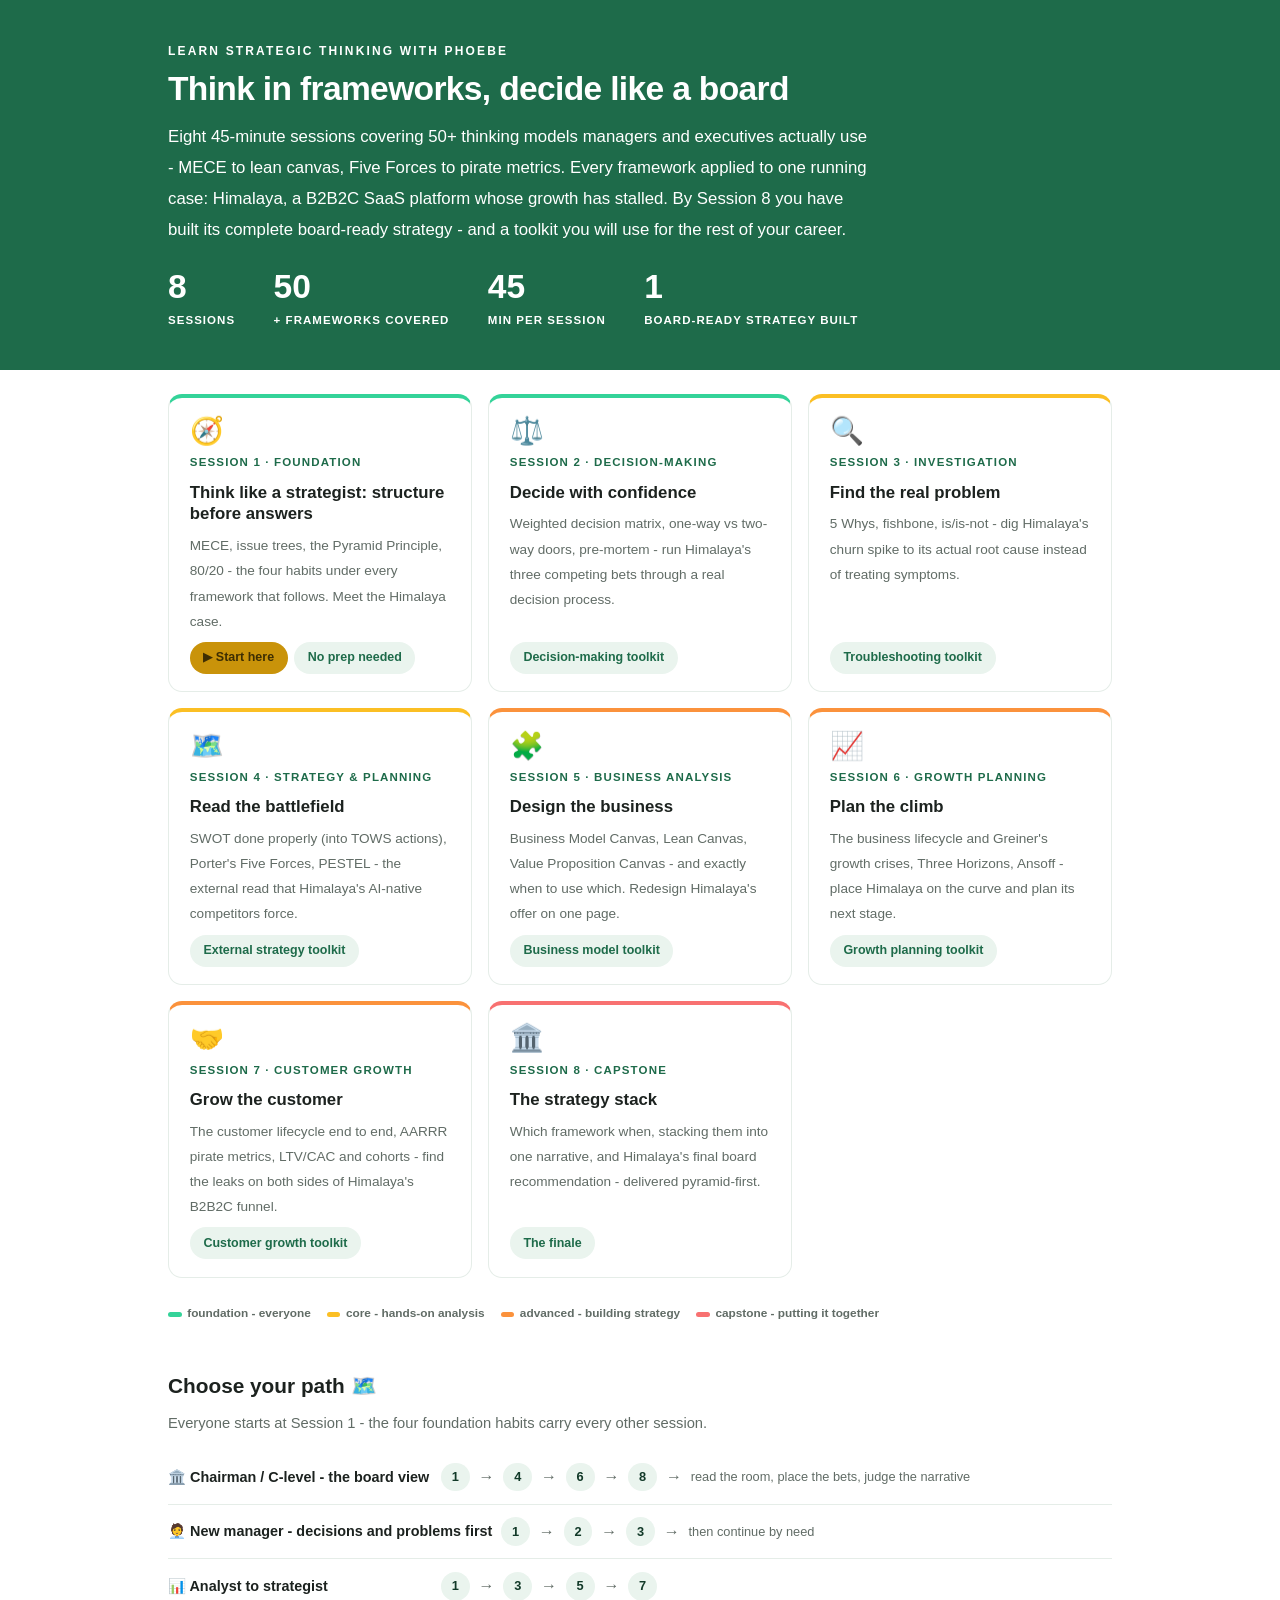
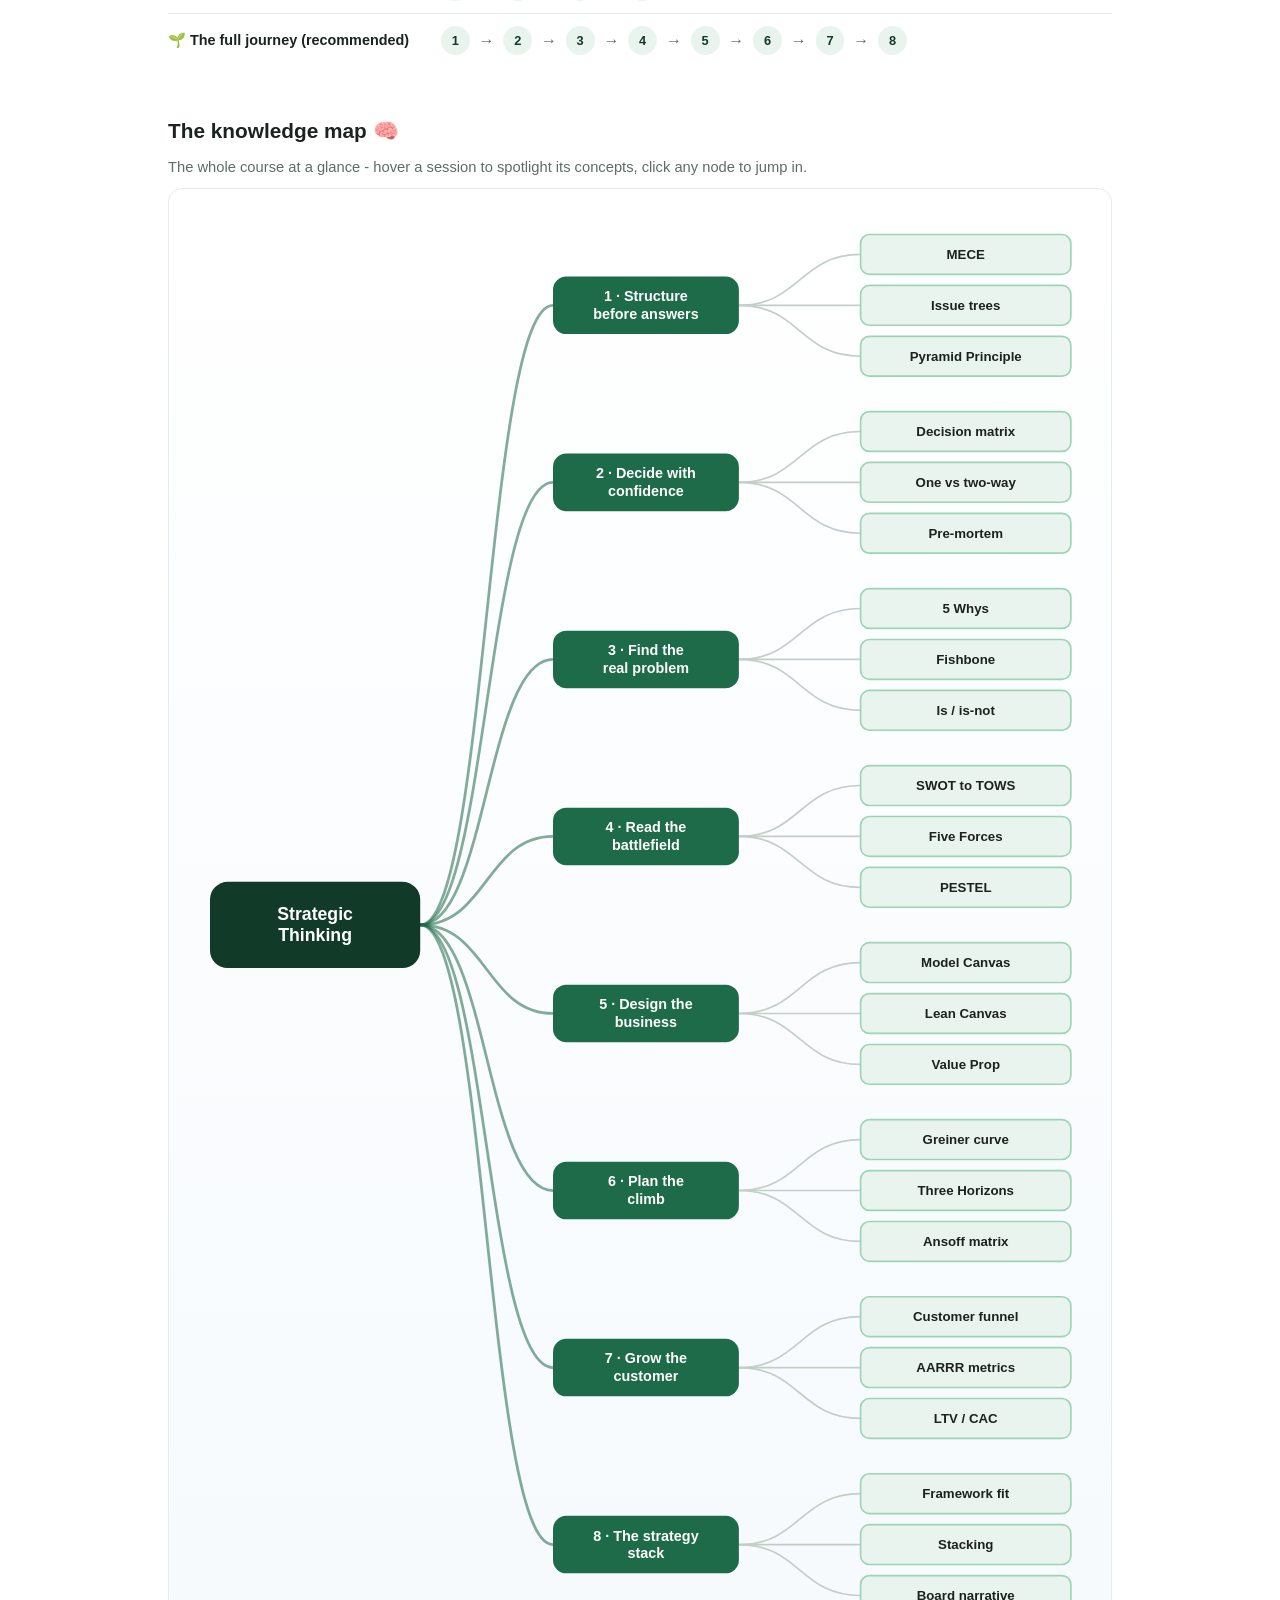
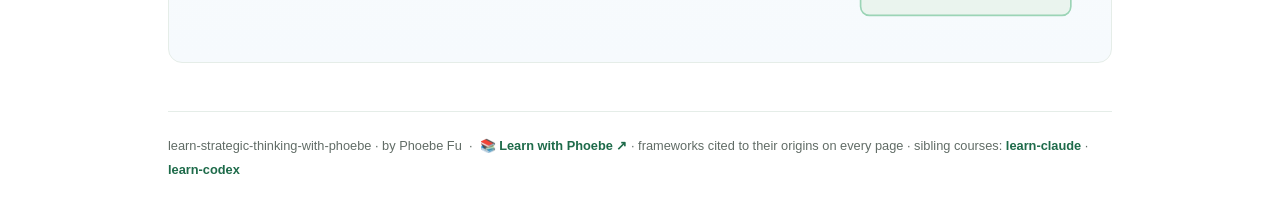
<file: index.html>
<!DOCTYPE html>
<html lang="en">
<head>
<meta charset="UTF-8">
<meta name="viewport" content="width=device-width, initial-scale=1.0">
<!-- social:start -->
<meta name="description" content="Eight 45-minute sessions covering 50+ thinking models managers and executives actually use - MECE to lean canvas, Five Forces to pirate metrics. Every framework applied to one running case...">
<meta property="og:type" content="article">
<meta property="og:site_name" content="Learn with Phoebe">
<meta property="og:title" content="learn strategic thinking with phoebe - 50+ thinking models, one running case">
<meta property="og:description" content="Eight 45-minute sessions covering 50+ thinking models managers and executives actually use - MECE to lean canvas, Five Forces to pirate metrics. Every framework applied to one running case...">
<meta property="og:url" content="https://phoebefu6.github.io/learn-strategic-thinking-with-phoebe/">
<meta property="og:image" content="https://phoebefu6.github.io/learn-strategic-thinking-with-phoebe/assets/og-cover.png">
<meta property="og:image:width" content="1200">
<meta property="og:image:height" content="630">
<meta name="twitter:card" content="summary_large_image">
<meta name="twitter:title" content="learn strategic thinking with phoebe - 50+ thinking models, one running case">
<meta name="twitter:description" content="Eight 45-minute sessions covering 50+ thinking models managers and executives actually use - MECE to lean canvas, Five Forces to pirate metrics. Every framework applied to one running case...">
<meta name="twitter:image" content="https://phoebefu6.github.io/learn-strategic-thinking-with-phoebe/assets/og-cover.png">
<!-- social:end -->
<title>learn strategic thinking with phoebe - 50+ thinking models, one running case</title>
<link rel="stylesheet" href="assets/style.css?v=38">
<style>
  .stats-row { display: flex; gap: 2.4rem; margin-top: 1.5rem; flex-wrap: wrap; }
  .stat b { display: block; font-size: 2.1rem; font-weight: 800; line-height: 1.05; font-variant-numeric: tabular-nums; }
  .stat span { font-size: .72rem; opacity: 1; text-transform: uppercase; letter-spacing: .09em; font-weight: 600; }

  .course-grid { display: grid; grid-template-columns: repeat(auto-fit, minmax(17rem, 1fr)); gap: 1rem; margin-top: 1.5rem; }
  .course-card {
    border: 1px solid var(--hairline);
    border-top: 4px solid var(--diff, var(--indigo));
    border-radius: var(--radius);
    padding: 1.2rem 1.3rem 1.1rem;
    display: flex;
    flex-direction: column;
    gap: .5rem;
    text-decoration: none;
    color: var(--ink);
    background: #fff;
    transition: box-shadow .15s ease, border-color .15s ease, transform .15s ease;
    position: relative;
  }
  .course-card:hover { border-color: var(--indigo-soft); border-top-color: var(--diff, var(--indigo)); box-shadow: 0 8px 28px rgba(30,107,74,.13); transform: translateY(-3px); }
  .course-card .cicon { font-size: 1.7rem; line-height: 1; }
  .course-card .cnum { font-size: .72rem; font-weight: 700; color: var(--indigo); text-transform: uppercase; letter-spacing: .1em; }
  .course-card h3 { font-size: 1.05rem; font-weight: 800; line-height: 1.3; }
  .course-card p { font-size: .85rem; color: var(--muted); flex: 1; }
  .course-card .meta { display: flex; gap: .4rem; flex-wrap: wrap; }

  .diff-legend { display: flex; gap: 1rem; margin-top: 1.6rem; font-size: .74rem; color: var(--muted); font-weight: 600; flex-wrap: wrap; }
  .diff-legend i { display: inline-block; width: .85rem; height: .35rem; border-radius: 999px; margin-right: .35rem; vertical-align: middle; }

  .paths { margin-top: 2.6rem; }
  .paths h2 { font-size: 1.3rem; font-weight: 800; margin-bottom: .3rem; }
  .paths .plede { color: var(--muted); font-size: .92rem; margin-bottom: .8rem; }
  .path { display: flex; gap: .55rem; align-items: center; padding: .75rem 0; border-bottom: .5px solid var(--hairline); flex-wrap: wrap; }
  .path:last-child { border-bottom: none; }
  .path b { min-width: 16.5rem; font-size: .9rem; }
  .path .pstep { background: var(--indigo-50); color: var(--indigo-deep); border-radius: 999px; padding: .16rem .68rem; font-weight: 700; font-size: .8rem; text-decoration: none; transition: all .12s ease; }
  .path .pstep:hover { background: var(--indigo); color: #fff; }
  .path .parr { color: var(--muted); font-weight: 700; }

  .mm-section { margin-top: 1.6rem; }
  .mm-section h2 { font-size: 1.3rem; font-weight: 800; margin-bottom: .2rem; }
  .mm-section .mm-lede { color: var(--muted); font-size: .92rem; margin-bottom: .4rem; }
  .mm-wrap { border: 1px solid var(--hairline); border-radius: var(--radius); background: linear-gradient(180deg,#fff, #F6FAFD); padding: .6rem; overflow-x: auto; }
  .mm-svg { width: 100%; height: auto; display: block; max-width: 60rem; margin: 0 auto; min-width: 34rem; }
  .mm-link { cursor: pointer; text-decoration: none; }
  .mm-node rect { transition: opacity .15s ease, filter .15s ease; }
  .mm-node text { pointer-events: none; }
  .mm-link:hover .mm-node rect { filter: brightness(1.06); }
  .mm-edge { transition: opacity .15s ease; }
</style>
</head>
<body>

<header class="masthead">
  <div class="wrap">
    <div class="eyebrow">Learn Strategic Thinking with Phoebe</div>
    <h1>Think in frameworks, decide like a board</h1>
    <p class="sub">Eight 45-minute sessions covering 50+ thinking models managers and executives actually use - MECE to lean canvas, Five Forces to pirate metrics. Every framework applied to one running case: Himalaya, a B2B2C SaaS platform whose growth has stalled. By Session 8 you have built its complete board-ready strategy - and a toolkit you will use for the rest of your career.</p>
    <div class="stats-row">
      <div class="stat"><b data-count="8">8</b><span>sessions</span></div>
      <div class="stat"><b data-count="50">50</b><span>+ frameworks covered</span></div>
      <div class="stat"><b data-count="45">45</b><span>min per session</span></div>
      <div class="stat"><b data-count="1">1</b><span>board-ready strategy built</span></div>
    </div>
  </div>
</header>

<main class="wrap">
  

  <section class="section">
    <div class="course-grid">
      <a class="course-card" href="courses/01-think-like-a-strategist.html" style="--diff:#34D399">
        <span class="cicon">🧭</span>
        <span class="cnum">Session 1 · foundation</span>
        <h3>Think like a strategist: structure before answers</h3>
        <p>MECE, issue trees, the Pyramid Principle, 80/20 - the four habits under every framework that follows. Meet the Himalaya case.</p>
        <span class="meta"><span class="pill amber">▶ Start here</span><span class="pill light">No prep needed</span></span>
      </a>
      <a class="course-card" href="courses/02-decide-with-confidence.html" style="--diff:#34D399">
        <span class="cicon">⚖️</span>
        <span class="cnum">Session 2 · decision-making</span>
        <h3>Decide with confidence</h3>
        <p>Weighted decision matrix, one-way vs two-way doors, pre-mortem - run Himalaya's three competing bets through a real decision process.</p>
        <span class="meta"><span class="pill light">Decision-making toolkit</span></span>
      </a>
      <a class="course-card" href="courses/03-find-the-real-problem.html" style="--diff:#FBBF24">
        <span class="cicon">🔍</span>
        <span class="cnum">Session 3 · investigation</span>
        <h3>Find the real problem</h3>
        <p>5 Whys, fishbone, is/is-not - dig Himalaya's churn spike to its actual root cause instead of treating symptoms.</p>
        <span class="meta"><span class="pill light">Troubleshooting toolkit</span></span>
      </a>
      <a class="course-card" href="courses/04-read-the-battlefield.html" style="--diff:#FBBF24">
        <span class="cicon">🗺️</span>
        <span class="cnum">Session 4 · strategy &amp; planning</span>
        <h3>Read the battlefield</h3>
        <p>SWOT done properly (into TOWS actions), Porter's Five Forces, PESTEL - the external read that Himalaya's AI-native competitors force.</p>
        <span class="meta"><span class="pill light">External strategy toolkit</span></span>
      </a>
      <a class="course-card" href="courses/05-design-the-business.html" style="--diff:#FB923C">
        <span class="cicon">🧩</span>
        <span class="cnum">Session 5 · business analysis</span>
        <h3>Design the business</h3>
        <p>Business Model Canvas, Lean Canvas, Value Proposition Canvas - and exactly when to use which. Redesign Himalaya's offer on one page.</p>
        <span class="meta"><span class="pill light">Business model toolkit</span></span>
      </a>
      <a class="course-card" href="courses/06-plan-the-climb.html" style="--diff:#FB923C">
        <span class="cicon">📈</span>
        <span class="cnum">Session 6 · growth planning</span>
        <h3>Plan the climb</h3>
        <p>The business lifecycle and Greiner's growth crises, Three Horizons, Ansoff - place Himalaya on the curve and plan its next stage.</p>
        <span class="meta"><span class="pill light">Growth planning toolkit</span></span>
      </a>
      <a class="course-card" href="courses/07-grow-the-customer.html" style="--diff:#FB923C">
        <span class="cicon">🤝</span>
        <span class="cnum">Session 7 · customer growth</span>
        <h3>Grow the customer</h3>
        <p>The customer lifecycle end to end, AARRR pirate metrics, LTV/CAC and cohorts - find the leaks on both sides of Himalaya's B2B2C funnel.</p>
        <span class="meta"><span class="pill light">Customer growth toolkit</span></span>
      </a>
      <a class="course-card" href="courses/08-the-strategy-stack.html" style="--diff:#F87171">
        <span class="cicon">🏛️</span>
        <span class="cnum">Session 8 · capstone</span>
        <h3>The strategy stack</h3>
        <p>Which framework when, stacking them into one narrative, and Himalaya's final board recommendation - delivered pyramid-first.</p>
        <span class="meta"><span class="pill light">The finale</span></span>
      </a>
    </div>
    <div class="diff-legend">
      <span><i style="background:#34D399"></i>foundation - everyone</span>
      <span><i style="background:#FBBF24"></i>core - hands-on analysis</span>
      <span><i style="background:#FB923C"></i>advanced - building strategy</span>
      <span><i style="background:#F87171"></i>capstone - putting it together</span>
    </div>

    <div class="paths">
      <h2>Choose your path 🗺️</h2>
      <p class="plede">Everyone starts at Session 1 - the four foundation habits carry every other session.</p>
      <div class="path"><b>🏛️ Chairman / C-level - the board view</b>
        <a class="pstep" href="courses/01-think-like-a-strategist.html">1</a><span class="parr">→</span>
        <a class="pstep" href="courses/04-read-the-battlefield.html">4</a><span class="parr">→</span>
        <a class="pstep" href="courses/06-plan-the-climb.html">6</a><span class="parr">→</span>
        <a class="pstep" href="courses/08-the-strategy-stack.html">8</a><span class="parr">→</span>
        <span style="font-size:.8rem;color:var(--muted)">read the room, place the bets, judge the narrative</span>
      </div>
      <div class="path"><b>🧑‍💼 New manager - decisions and problems first</b>
        <a class="pstep" href="courses/01-think-like-a-strategist.html">1</a><span class="parr">→</span>
        <a class="pstep" href="courses/02-decide-with-confidence.html">2</a><span class="parr">→</span>
        <a class="pstep" href="courses/03-find-the-real-problem.html">3</a><span class="parr">→</span>
        <span style="font-size:.8rem;color:var(--muted)">then continue by need</span>
      </div>
      <div class="path"><b>📊 Analyst to strategist</b>
        <a class="pstep" href="courses/01-think-like-a-strategist.html">1</a><span class="parr">→</span>
        <a class="pstep" href="courses/03-find-the-real-problem.html">3</a><span class="parr">→</span>
        <a class="pstep" href="courses/05-design-the-business.html">5</a><span class="parr">→</span>
        <a class="pstep" href="courses/07-grow-the-customer.html">7</a>
      </div>
      <div class="path"><b>🌱 The full journey (recommended)</b>
        <a class="pstep" href="courses/01-think-like-a-strategist.html">1</a><span class="parr">→</span>
        <a class="pstep" href="courses/02-decide-with-confidence.html">2</a><span class="parr">→</span>
        <a class="pstep" href="courses/03-find-the-real-problem.html">3</a><span class="parr">→</span>
        <a class="pstep" href="courses/04-read-the-battlefield.html">4</a><span class="parr">→</span>
        <a class="pstep" href="courses/05-design-the-business.html">5</a><span class="parr">→</span>
        <a class="pstep" href="courses/06-plan-the-climb.html">6</a><span class="parr">→</span>
        <a class="pstep" href="courses/07-grow-the-customer.html">7</a><span class="parr">→</span>
        <a class="pstep" href="courses/08-the-strategy-stack.html">8</a>
      </div>
    </div>
  </section>

  <section class="section mm-section">
    <h2>The knowledge map 🧠</h2>
    <p class="mm-lede">The whole course at a glance - hover a session to spotlight its concepts, click any node to jump in.</p>
    <div class="mm-wrap"><div id="mindmap"></div></div>
  </section>

  <footer class="pagefoot">
    <span>learn-strategic-thinking-with-phoebe · by Phoebe Fu &nbsp;·&nbsp; 📚 <a href="https://phoebefu6.github.io/learn-with-phoebe/">Learn with Phoebe ↗</a> · frameworks cited to their origins on every page · sibling courses: <a href="https://phoebefu6.github.io/learn-claude-with-phoebe/">learn-claude</a> · <a href="https://phoebefu6.github.io/learn-codex-with-phoebe/">learn-codex</a></span>
  </footer>
</main>

<script>
window.MINDMAP_DATA = {
  title: "Strategic\nThinking",
  centerColor: "#123A29",
  sessions: [
    { label: "Structure\nbefore answers", href: "courses/01-think-like-a-strategist.html", color: "#34D399",
      concepts: [
        { label: "MECE", href: "courses/01-think-like-a-strategist.html" },
        { label: "Issue trees", href: "courses/01-think-like-a-strategist.html" },
        { label: "Pyramid Principle", href: "courses/01-think-like-a-strategist.html" } ] },
    { label: "Decide with\nconfidence", href: "courses/02-decide-with-confidence.html", color: "#34D399",
      concepts: [
        { label: "Decision matrix", href: "courses/02-decide-with-confidence.html" },
        { label: "One vs two-way", href: "courses/02-decide-with-confidence.html" },
        { label: "Pre-mortem", href: "courses/02-decide-with-confidence.html" } ] },
    { label: "Find the\nreal problem", href: "courses/03-find-the-real-problem.html", color: "#FBBF24",
      concepts: [
        { label: "5 Whys", href: "courses/03-find-the-real-problem.html" },
        { label: "Fishbone", href: "courses/03-find-the-real-problem.html" },
        { label: "Is / is-not", href: "courses/03-find-the-real-problem.html" } ] },
    { label: "Read the\nbattlefield", href: "courses/04-read-the-battlefield.html", color: "#FBBF24",
      concepts: [
        { label: "SWOT to TOWS", href: "courses/04-read-the-battlefield.html" },
        { label: "Five Forces", href: "courses/04-read-the-battlefield.html" },
        { label: "PESTEL", href: "courses/04-read-the-battlefield.html" } ] },
    { label: "Design the\nbusiness", href: "courses/05-design-the-business.html", color: "#FB923C",
      concepts: [
        { label: "Model Canvas", href: "courses/05-design-the-business.html" },
        { label: "Lean Canvas", href: "courses/05-design-the-business.html" },
        { label: "Value Prop", href: "courses/05-design-the-business.html" } ] },
    { label: "Plan the\nclimb", href: "courses/06-plan-the-climb.html", color: "#FB923C",
      concepts: [
        { label: "Greiner curve", href: "courses/06-plan-the-climb.html" },
        { label: "Three Horizons", href: "courses/06-plan-the-climb.html" },
        { label: "Ansoff matrix", href: "courses/06-plan-the-climb.html" } ] },
    { label: "Grow the\ncustomer", href: "courses/07-grow-the-customer.html", color: "#FB923C",
      concepts: [
        { label: "Customer funnel", href: "courses/07-grow-the-customer.html" },
        { label: "AARRR metrics", href: "courses/07-grow-the-customer.html" },
        { label: "LTV / CAC", href: "courses/07-grow-the-customer.html" } ] },
    { label: "The strategy\nstack", href: "courses/08-the-strategy-stack.html", color: "#F87171",
      concepts: [
        { label: "Framework fit", href: "courses/08-the-strategy-stack.html" },
        { label: "Stacking", href: "courses/08-the-strategy-stack.html" },
        { label: "Board narrative", href: "courses/08-the-strategy-stack.html" } ] }
  ]
};
</script>
<script src="assets/mindmap.js?v=17"></script>
<script src="assets/app.js?v=36"></script>
</body>
</html>
</file>
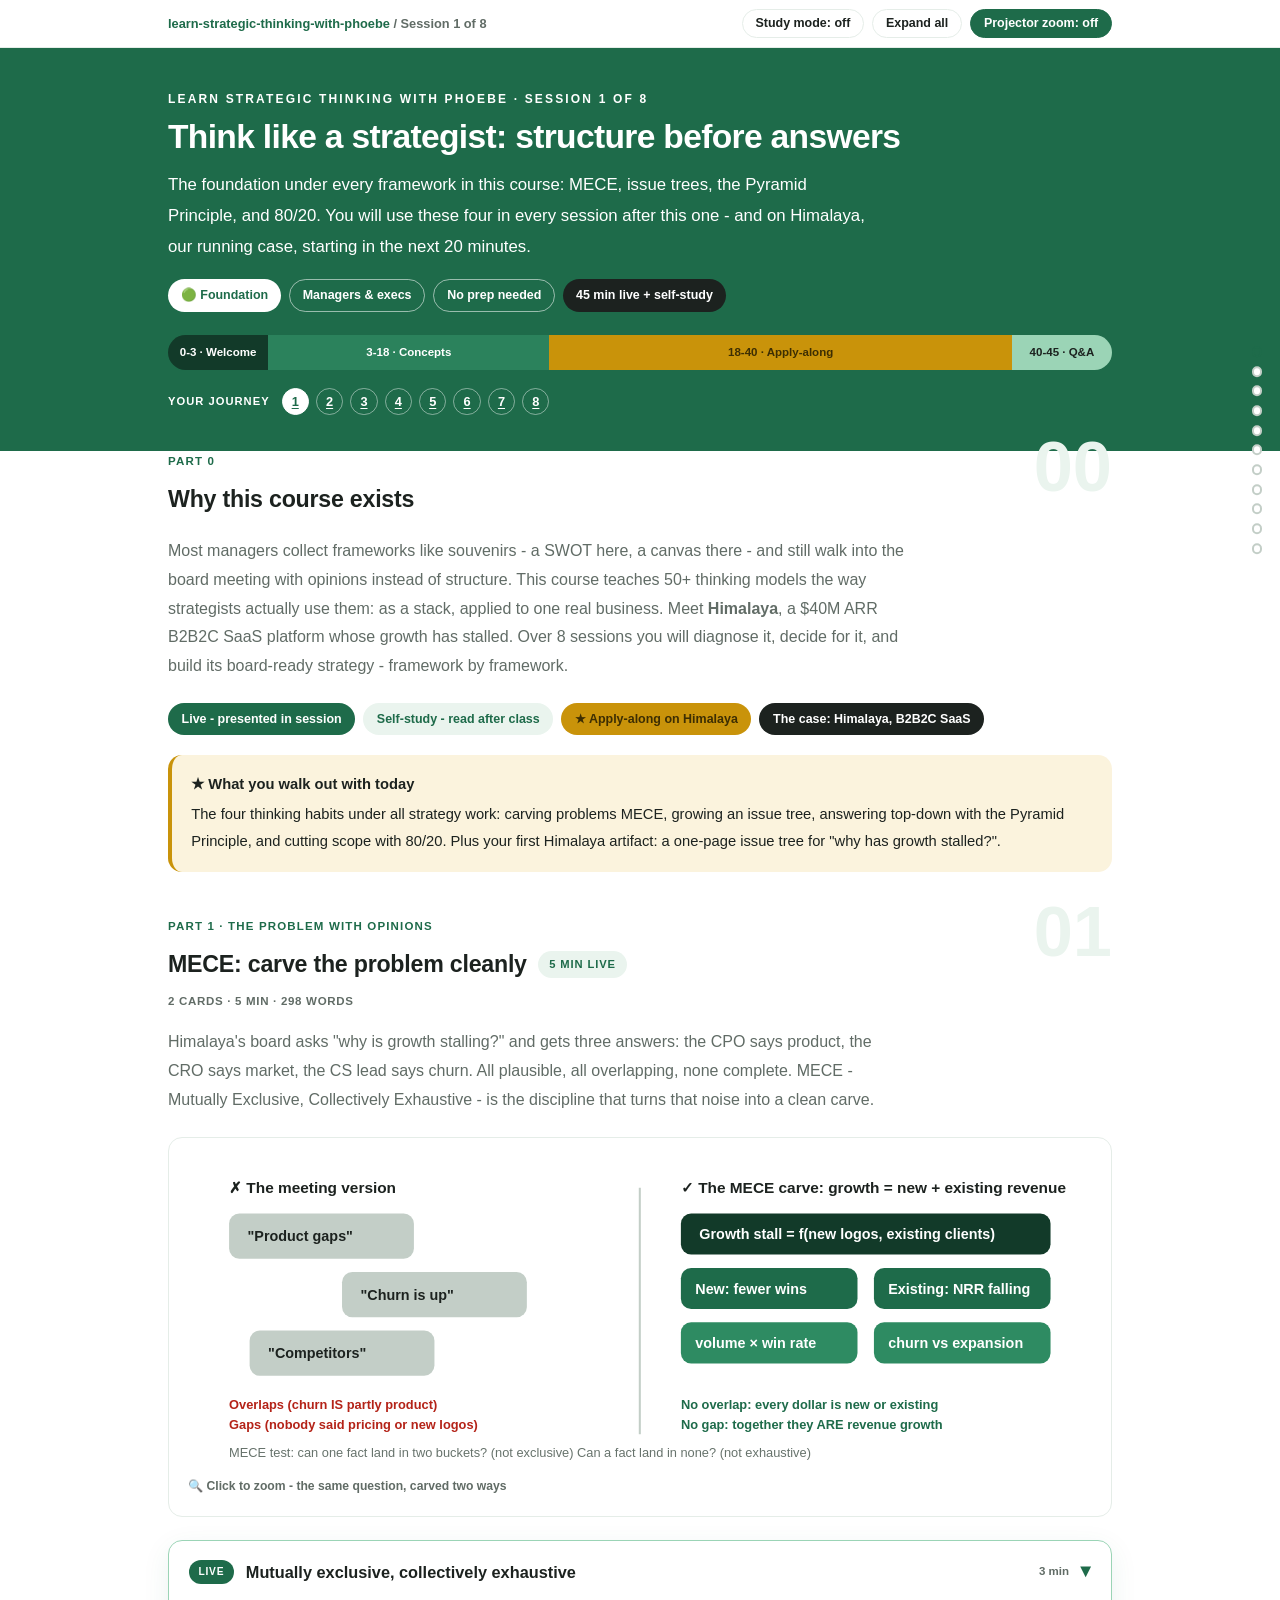
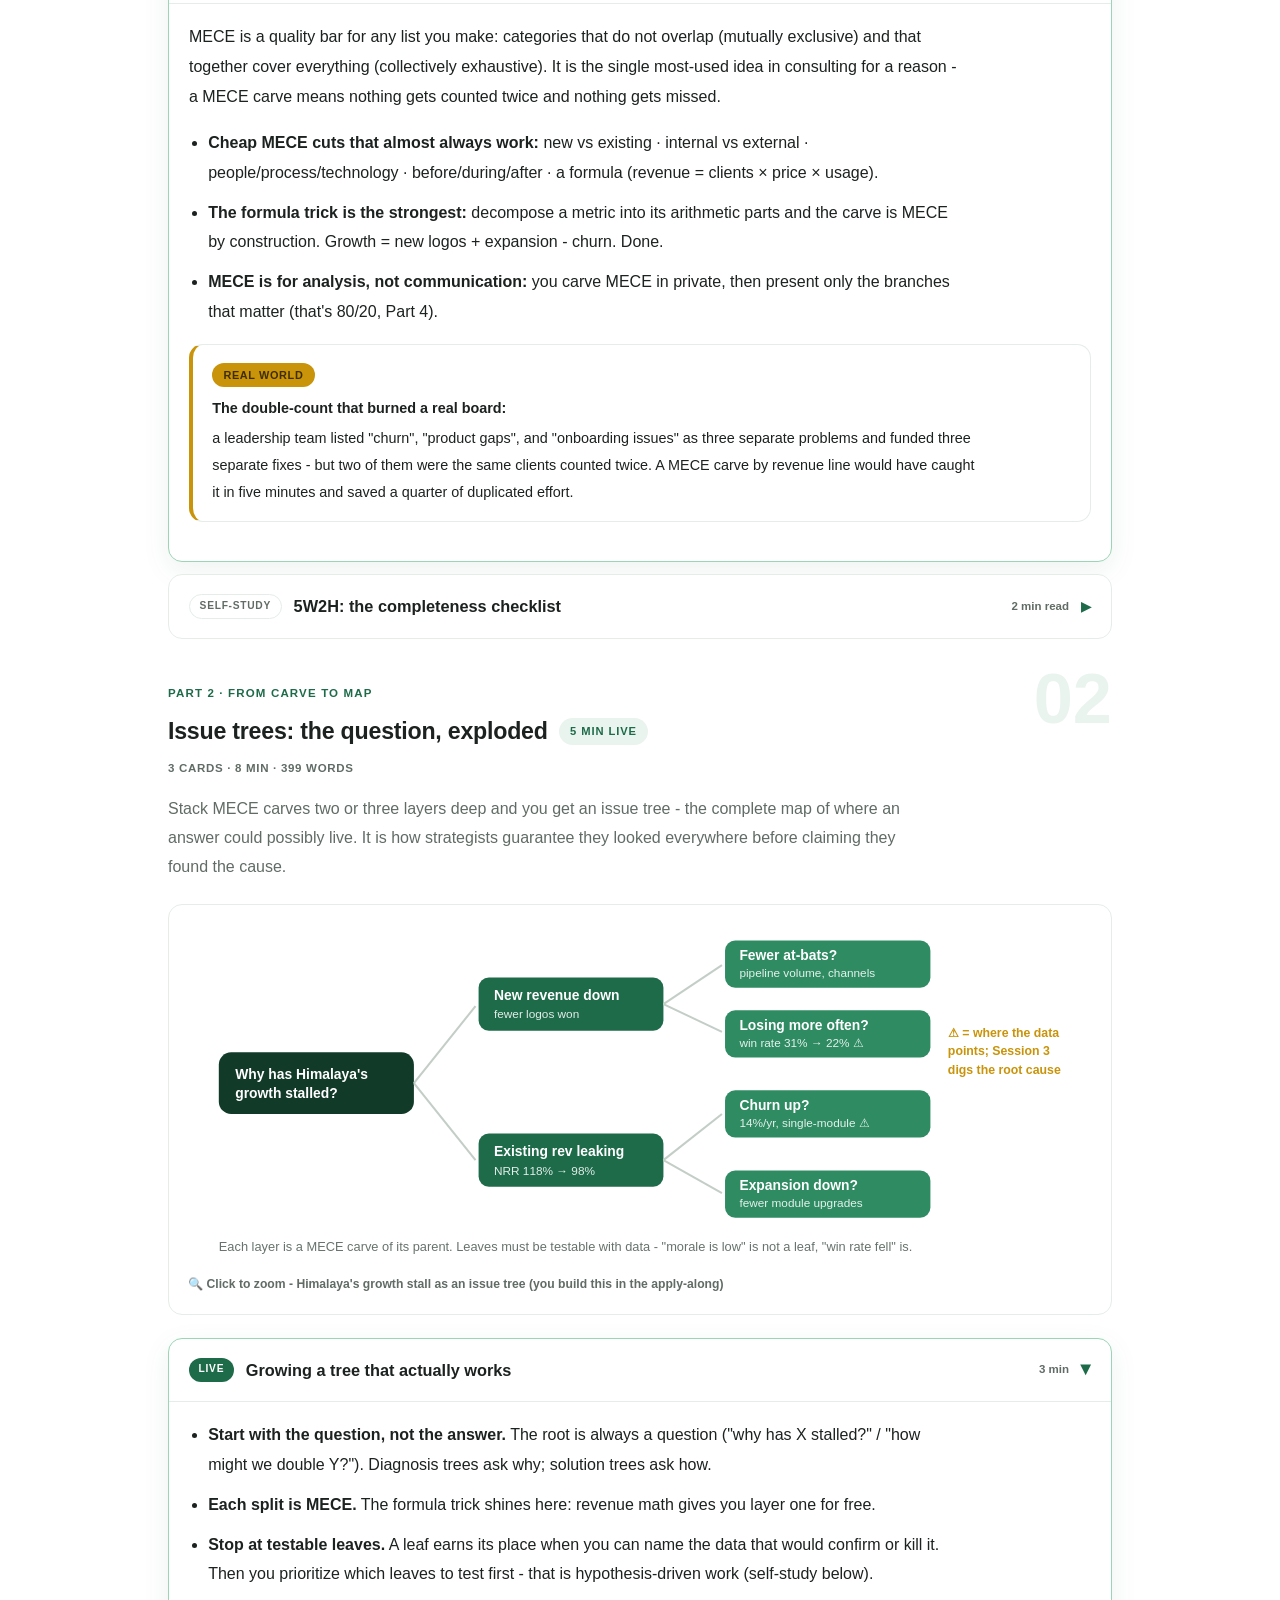
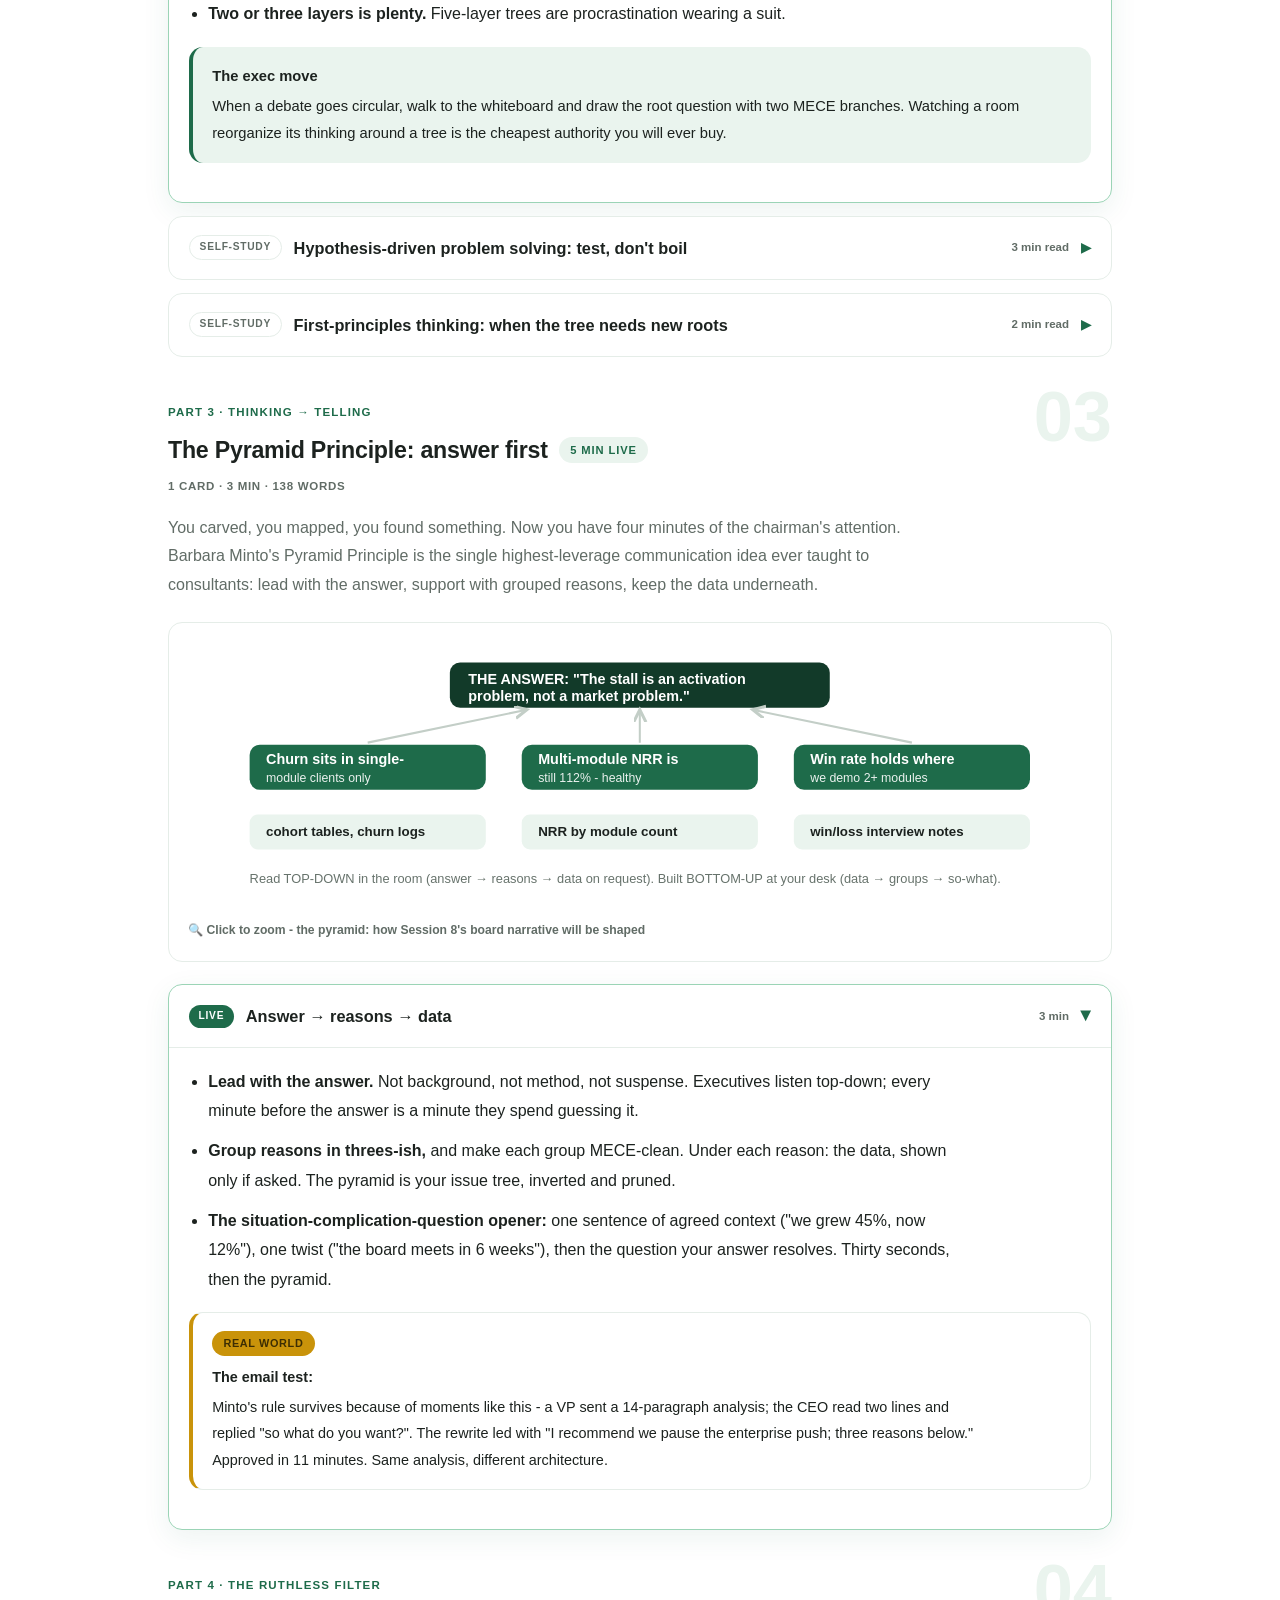
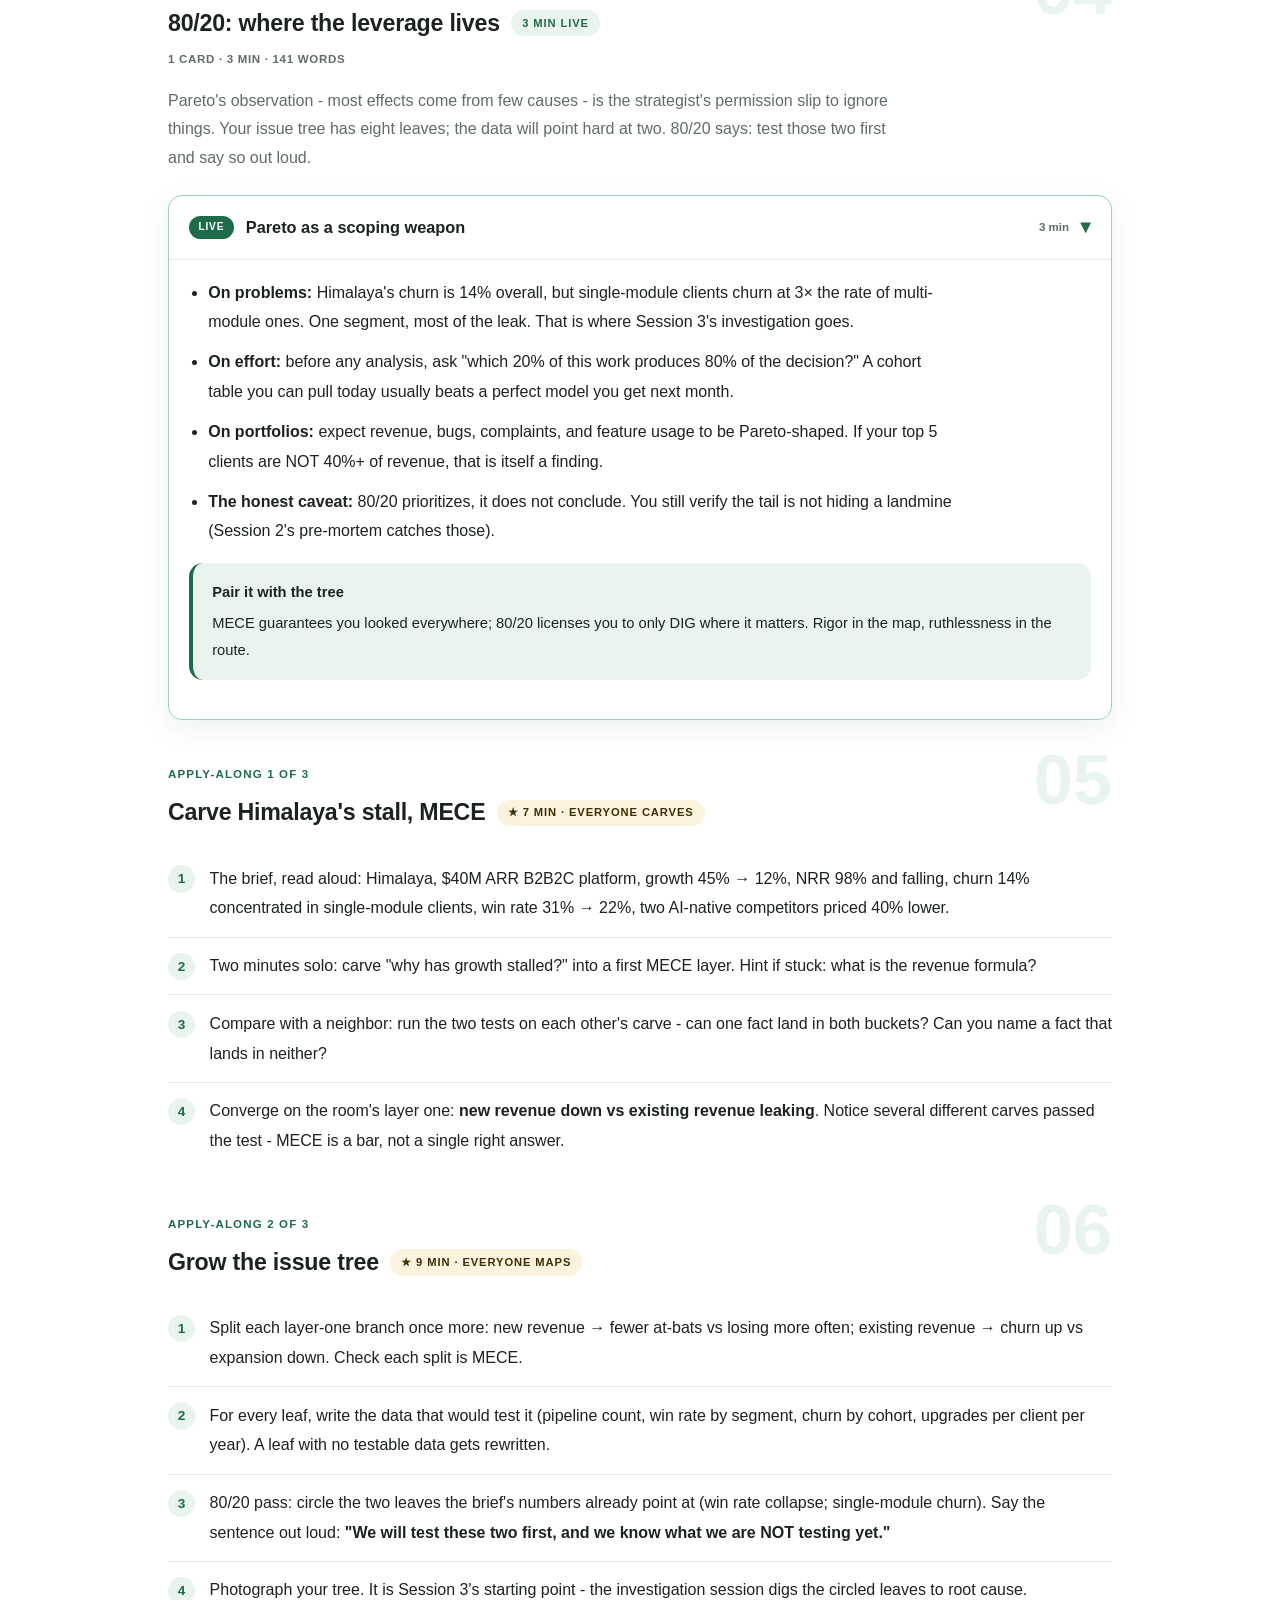
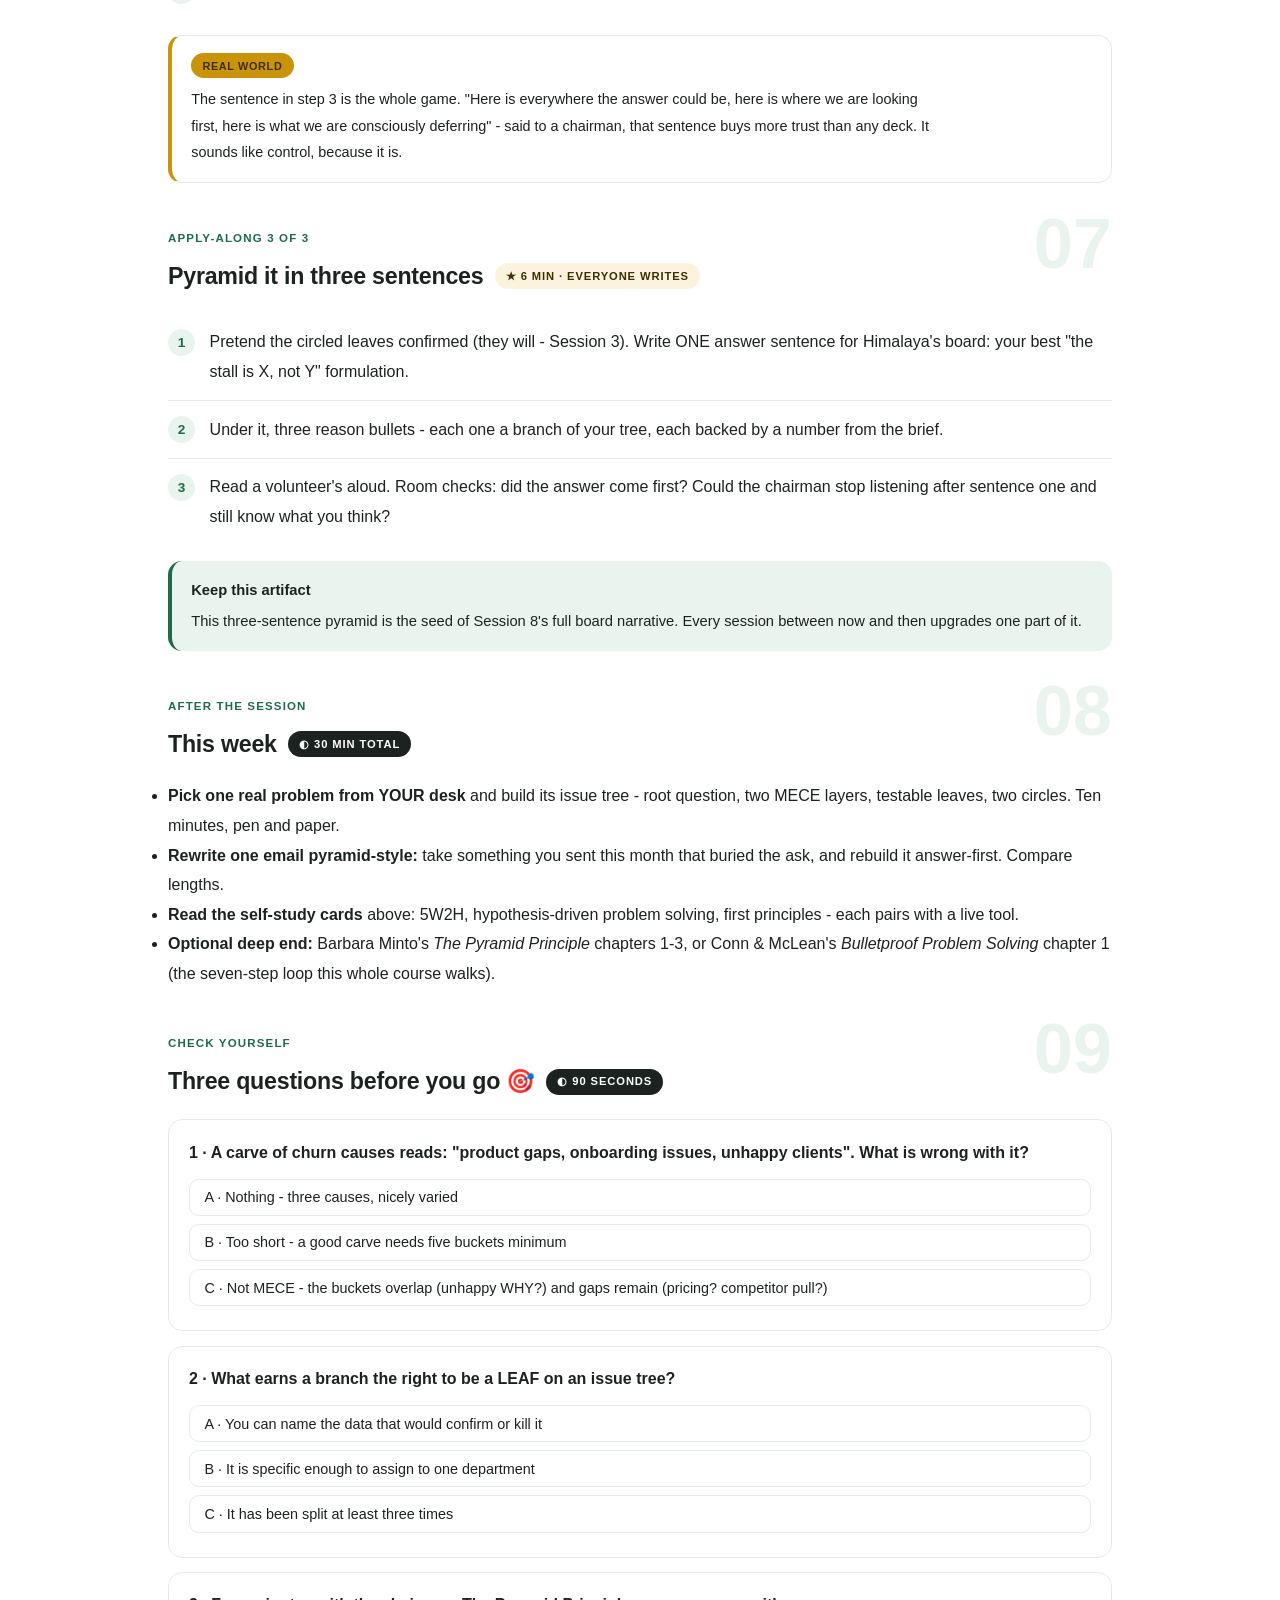
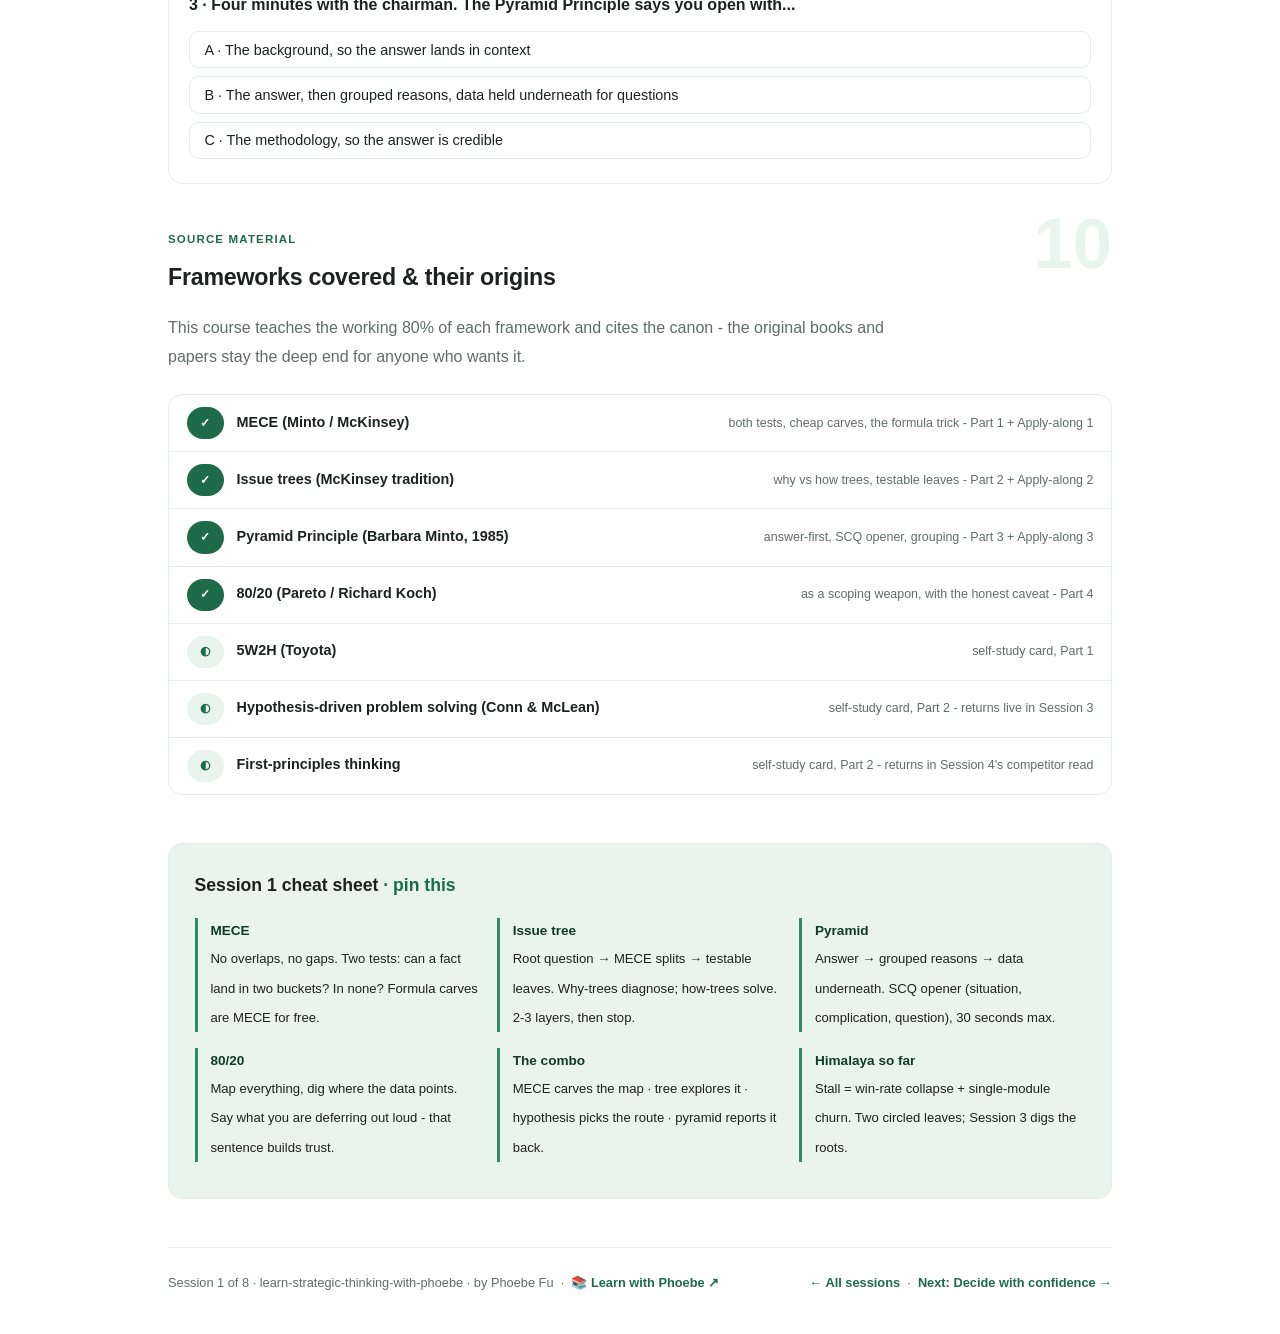
<file: courses/01-think-like-a-strategist.html>
<!DOCTYPE html>
<html lang="en">
<head>
<meta charset="UTF-8">
<meta name="viewport" content="width=device-width, initial-scale=1.0">
<!-- social:start -->
<meta name="description" content="Most managers collect frameworks like souvenirs - a SWOT here, a canvas there - and still walk into the board meeting with opinions instead of structure. This course teaches 50+ thinking...">
<meta property="og:type" content="article">
<meta property="og:site_name" content="Learn with Phoebe">
<meta property="og:title" content="Think like a strategist: structure before answers - learn strategic thinking with phoebe">
<meta property="og:description" content="Most managers collect frameworks like souvenirs - a SWOT here, a canvas there - and still walk into the board meeting with opinions instead of structure. This course teaches 50+ thinking...">
<meta property="og:url" content="https://phoebefu6.github.io/learn-strategic-thinking-with-phoebe/courses/01-think-like-a-strategist.html">
<meta property="og:image" content="https://phoebefu6.github.io/learn-strategic-thinking-with-phoebe/assets/og-cover.png">
<meta property="og:image:width" content="1200">
<meta property="og:image:height" content="630">
<meta name="twitter:card" content="summary_large_image">
<meta name="twitter:title" content="Think like a strategist: structure before answers - learn strategic thinking with phoebe">
<meta name="twitter:description" content="Most managers collect frameworks like souvenirs - a SWOT here, a canvas there - and still walk into the board meeting with opinions instead of structure. This course teaches 50+ thinking...">
<meta name="twitter:image" content="https://phoebefu6.github.io/learn-strategic-thinking-with-phoebe/assets/og-cover.png">
<!-- social:end -->
<title>Session 1 · Think like a strategist - learn strategic thinking with phoebe</title>
<link rel="stylesheet" href="../assets/style.css?v=37">
</head>
<body>

<div class="toolbar">
  <div class="wrap">
    <span class="crumb"><a href="../index.html">learn-strategic-thinking-with-phoebe</a> / Session 1 of 8</span>
    <button class="btn" id="toggle-all" type="button">Expand all</button>
    <button class="btn primary" id="zoom-toggle" type="button">Projector zoom: off</button>
  </div>
</div>

<header class="masthead">
  <div class="wrap">
    <div class="eyebrow">Learn Strategic Thinking with Phoebe · Session 1 of 8</div>
    <h1>Think like a strategist: <span class="accent">structure before answers</span></h1>
    <p class="sub">The foundation under every framework in this course: MECE, issue trees, the Pyramid Principle, and 80/20. You will use these four in every session after this one - and on Himalaya, our running case, starting in the next 20 minutes.</p>
    <div class="chip-row">
      <span class="chip level">🟢 Foundation</span>
      <span class="chip audience">Managers &amp; execs</span>
      <span class="chip audience">No prep needed</span>
      <span class="chip time">45 min live + self-study</span>
    </div>
    <div class="agenda">
      <span class="a1" style="flex:1">0-3 · Welcome</span>
      <span class="a2" style="flex:3">3-18 · Concepts</span>
      <span class="a3" style="flex:5">18-40 · Apply-along</span>
      <span class="a4" style="flex:1">40-45 · Q&amp;A</span>
    </div>
  </div>
</header>

<main class="wrap">

  <!-- ============ INTRO ============ -->
  <section class="section" id="intro">
    <div class="section-kicker">
      <span class="klabel">Part 0</span>
      <h2>Why this course exists</h2>
    </div>
    <p class="lede">Most managers collect frameworks like souvenirs - a SWOT here, a canvas there - and still walk into the board meeting with opinions instead of structure. This course teaches 50+ thinking models the way strategists actually use them: as a stack, applied to one real business. Meet <strong>Himalaya</strong>, a $40M ARR B2B2C SaaS platform whose growth has stalled. Over 8 sessions you will diagnose it, decide for it, and build its board-ready strategy - framework by framework.</p>
    <div class="legend">
      <span class="pill solid">Live - presented in session</span>
      <span class="pill light">Self-study - read after class</span>
      <span class="pill amber">★ Apply-along on Himalaya</span>
      <span class="pill inkpill">The case: Himalaya, B2B2C SaaS</span>
    </div>
    <div class="callout win">
      <strong>★ What you walk out with today</strong>
      The four thinking habits under all strategy work: carving problems MECE, growing an issue tree, answering top-down with the Pyramid Principle, and cutting scope with 80/20. Plus your first Himalaya artifact: a one-page issue tree for "why has growth stalled?".
    </div>
  </section>

  <!-- ============ PART 1: THE CASE + MECE ============ -->
  <section class="section" id="mece">
    <div class="section-kicker">
      <span class="klabel">Part 1 · the problem with opinions</span>
      <h2>MECE: carve the problem cleanly <span class="tag concept">5 min live</span></h2>
    </div>
    <p class="lede">Himalaya's board asks "why is growth stalling?" and gets three answers: the CPO says product, the CRO says market, the CS lead says churn. All plausible, all overlapping, none complete. MECE - Mutually Exclusive, Collectively Exhaustive - is the discipline that turns that noise into a clean carve.</p>

    <figure class="zoomable">
      <svg viewBox="0 0 880 300" xmlns="http://www.w3.org/2000/svg" role="img" aria-label="MECE: overlapping messy buckets versus clean mutually exclusive collectively exhaustive buckets">
        <style>
          .mcT { font: 700 14px Inter, sans-serif; fill: #FFFFFF; }
          .mcH { font: 700 15px Inter, sans-serif; fill: #1C221F; }
          .mcX { font: 400 12.5px Inter, sans-serif; fill: #67736C; }
          .mcB { font: 600 12.5px Inter, sans-serif; fill: #B42318; }
          .mcG { font: 600 12.5px Inter, sans-serif; fill: #1E6B4A; }
        </style>
        <text class="mcH" x="40" y="35">✗ The meeting version</text>
        <rect x="40" y="55" width="180" height="44" rx="10" fill="#C3CEC7"/>
        <text class="mcT" x="58" y="82" style="fill:#1C221F">"Product gaps"</text>
        <rect x="150" y="112" width="180" height="44" rx="10" fill="#C3CEC7"/>
        <text class="mcT" x="168" y="139" style="fill:#1C221F">"Churn is up"</text>
        <rect x="60" y="169" width="180" height="44" rx="10" fill="#C3CEC7"/>
        <text class="mcT" x="78" y="196" style="fill:#1C221F">"Competitors"</text>
        <text class="mcB" x="40" y="245">Overlaps (churn IS partly product)</text>
        <text class="mcB" x="40" y="265">Gaps (nobody said pricing or new logos)</text>
        <line x1="440" y1="30" x2="440" y2="270" stroke="#C3CEC7" stroke-width="2"/>
        <text class="mcH" x="480" y="35">✓ The MECE carve: growth = new + existing revenue</text>
        <rect x="480" y="55" width="360" height="40" rx="10" fill="#123A29"/>
        <text class="mcT" x="498" y="80">Growth stall = f(new logos, existing clients)</text>
        <rect x="480" y="108" width="172" height="40" rx="10" fill="#1E6B4A"/>
        <text class="mcT" x="494" y="133">New: fewer wins</text>
        <rect x="668" y="108" width="172" height="40" rx="10" fill="#1E6B4A"/>
        <text class="mcT" x="682" y="133">Existing: NRR falling</text>
        <rect x="480" y="161" width="172" height="40" rx="10" fill="#2E8B62"/>
        <text class="mcT" x="494" y="186">volume × win rate</text>
        <rect x="668" y="161" width="172" height="40" rx="10" fill="#2E8B62"/>
        <text class="mcT" x="682" y="186">churn vs expansion</text>
        <text class="mcG" x="480" y="245">No overlap: every dollar is new or existing</text>
        <text class="mcG" x="480" y="265">No gap: together they ARE revenue growth</text>
        <text class="mcX" x="40" y="292">MECE test: can one fact land in two buckets? (not exclusive) Can a fact land in none? (not exhaustive)</text>
      </svg>
      <figcaption>🔍 Click to zoom - the same question, carved two ways</figcaption>
    </figure>

    <details class="card" open>
      <summary><span class="mode live">Live</span>Mutually exclusive, collectively exhaustive<span class="mini">3 min</span><span class="caret">▶</span></summary>
      <div class="body">
        <p>MECE is a quality bar for any list you make: categories that do not overlap (mutually exclusive) and that together cover everything (collectively exhaustive). It is the single most-used idea in consulting for a reason - a MECE carve means nothing gets counted twice and nothing gets missed.</p>
        <ul>
          <li><strong>Cheap MECE cuts that almost always work:</strong> new vs existing · internal vs external · people/process/technology · before/during/after · a formula (revenue = clients × price × usage).</li>
          <li><strong>The formula trick is the strongest:</strong> decompose a metric into its arithmetic parts and the carve is MECE by construction. Growth = new logos + expansion - churn. Done.</li>
          <li><strong>MECE is for analysis, not communication:</strong> you carve MECE in private, then present only the branches that matter (that's 80/20, Part 4).</li>
        </ul>
        <div class="callout example">
          <span class="ex-pill">Real world</span>
          <p><strong>The double-count that burned a real board:</strong> a leadership team listed "churn", "product gaps", and "onboarding issues" as three separate problems and funded three separate fixes - but two of them were the same clients counted twice. A MECE carve by revenue line would have caught it in five minutes and saved a quarter of duplicated effort.</p>
        </div>
      </div>
    </details>

    <details class="card">
      <summary><span class="mode self">Self-study</span>5W2H: the completeness checklist<span class="mini">2 min read</span><span class="caret">▶</span></summary>
      <div class="body">
        <p>When you cannot find a clean carve, brute-force exhaustiveness with 5W2H - What, Why, Where, When, Who, How, How much. It comes from Toyota's factory floor and works anywhere: run the seven questions over a problem and the gaps announce themselves.</p>
        <table class="clean">
          <thead><tr><th>Question</th><th>On Himalaya's stall</th></tr></thead>
          <tbody>
            <tr><td>What exactly stalled?</td><td>ARR growth rate: 45% → 12% in 3 years</td></tr>
            <tr><td>When did it start?</td><td>NRR began sliding 6 quarters ago</td></tr>
            <tr><td>Where (segment)?</td><td>Concentrated in single-module clients</td></tr>
            <tr><td>Who is affected?</td><td>1,200 business clients; 8M end consumers untouched</td></tr>
            <tr><td>How much?</td><td>98% NRR vs 118% two years ago ≈ $8M/yr swing</td></tr>
          </tbody>
        </table>
        <p>Notice what happened: three questions in, "growth is stalling" became "single-module clients started churning six quarters ago". That is already half a diagnosis.</p>
      </div>
    </details>
  </section>

  <!-- ============ PART 2: ISSUE TREES ============ -->
  <section class="section" id="issue-trees">
    <div class="section-kicker">
      <span class="klabel">Part 2 · from carve to map</span>
      <h2>Issue trees: the question, exploded <span class="tag concept">5 min live</span></h2>
    </div>
    <p class="lede">Stack MECE carves two or three layers deep and you get an issue tree - the complete map of where an answer could possibly live. It is how strategists guarantee they looked everywhere before claiming they found the cause.</p>

    <figure class="zoomable">
      <svg viewBox="0 0 880 330" xmlns="http://www.w3.org/2000/svg" role="img" aria-label="Himalaya issue tree: growth stall splits into new revenue and existing revenue, each splitting again into testable branches">
        <style>
          .itT { font: 700 13.5px Inter, sans-serif; fill: #FFFFFF; }
          .itS { font: 400 11.5px Inter, sans-serif; fill: #FFFFFF; opacity: .88; }
          .itX { font: 400 12.5px Inter, sans-serif; fill: #67736C; }
          .itL { stroke: #C3CEC7; stroke-width: 2; fill: none; }
          .itHot { font: 600 12px Inter, sans-serif; fill: #C9930A; }
        </style>
        <rect x="30" y="125" width="190" height="60" rx="12" fill="#123A29"/>
        <text class="itT" x="46" y="151">Why has Himalaya's</text>
        <text class="itT" x="46" y="169">growth stalled?</text>
        <line class="itL" x1="220" y1="155" x2="280" y2="80"/>
        <line class="itL" x1="220" y1="155" x2="280" y2="230"/>
        <rect x="283" y="52" width="180" height="52" rx="10" fill="#1E6B4A"/>
        <text class="itT" x="298" y="74">New revenue down</text>
        <text class="itS" x="298" y="92">fewer logos won</text>
        <rect x="283" y="204" width="180" height="52" rx="10" fill="#1E6B4A"/>
        <text class="itT" x="298" y="226">Existing rev leaking</text>
        <text class="itS" x="298" y="244">NRR 118% → 98%</text>
        <line class="itL" x1="463" y1="78" x2="520" y2="40"/>
        <line class="itL" x1="463" y1="78" x2="520" y2="105"/>
        <line class="itL" x1="463" y1="230" x2="520" y2="185"/>
        <line class="itL" x1="463" y1="230" x2="520" y2="262"/>
        <rect x="523" y="16" width="200" height="46" rx="10" fill="#2E8B62"/>
        <text class="itT" x="537" y="35">Fewer at-bats?</text>
        <text class="itS" x="537" y="52">pipeline volume, channels</text>
        <rect x="523" y="84" width="200" height="46" rx="10" fill="#2E8B62"/>
        <text class="itT" x="537" y="103">Losing more often?</text>
        <text class="itS" x="537" y="120">win rate 31% → 22% ⚠</text>
        <rect x="523" y="162" width="200" height="46" rx="10" fill="#2E8B62"/>
        <text class="itT" x="537" y="181">Churn up?</text>
        <text class="itS" x="537" y="198">14%/yr, single-module ⚠</text>
        <rect x="523" y="240" width="200" height="46" rx="10" fill="#2E8B62"/>
        <text class="itT" x="537" y="259">Expansion down?</text>
        <text class="itS" x="537" y="276">fewer module upgrades</text>
        <text class="itHot" x="740" y="110">⚠ = where the data</text>
        <text class="itHot" x="740" y="128">points; Session 3</text>
        <text class="itHot" x="740" y="146">digs the root cause</text>
        <text class="itX" x="30" y="318">Each layer is a MECE carve of its parent. Leaves must be testable with data - "morale is low" is not a leaf, "win rate fell" is.</text>
      </svg>
      <figcaption>🔍 Click to zoom - Himalaya's growth stall as an issue tree (you build this in the apply-along)</figcaption>
    </figure>

    <details class="card" open>
      <summary><span class="mode live">Live</span>Growing a tree that actually works<span class="mini">3 min</span><span class="caret">▶</span></summary>
      <div class="body">
        <ul>
          <li><strong>Start with the question, not the answer.</strong> The root is always a question ("why has X stalled?" / "how might we double Y?"). Diagnosis trees ask why; solution trees ask how.</li>
          <li><strong>Each split is MECE.</strong> The formula trick shines here: revenue math gives you layer one for free.</li>
          <li><strong>Stop at testable leaves.</strong> A leaf earns its place when you can name the data that would confirm or kill it. Then you prioritize which leaves to test first - that is hypothesis-driven work (self-study below).</li>
          <li><strong>Two or three layers is plenty.</strong> Five-layer trees are procrastination wearing a suit.</li>
        </ul>
        <div class="callout tip">
          <strong>The exec move</strong>
          When a debate goes circular, walk to the whiteboard and draw the root question with two MECE branches. Watching a room reorganize its thinking around a tree is the cheapest authority you will ever buy.
        </div>
      </div>
    </details>

    <details class="card">
      <summary><span class="mode self">Self-study</span>Hypothesis-driven problem solving: test, don't boil<span class="mini">3 min read</span><span class="caret">▶</span></summary>
      <div class="body">
        <p>An issue tree maps everywhere the answer COULD be; hypothesis-driven work is choosing where to look FIRST. Instead of analyzing every branch (boiling the ocean), you bet: "I believe the stall is mostly existing-revenue leakage, and I can check NRR by cohort by Friday."</p>
        <ul>
          <li><strong>Form the hypothesis</strong> from the strongest early signal (Himalaya: churn concentrated in single-module clients).</li>
          <li><strong>Define the kill test:</strong> what data would prove you wrong? If you cannot name it, it is a belief, not a hypothesis.</li>
          <li><strong>Timebox it.</strong> One week per hypothesis round. Wrong fast beats right slow - the tree holds your other options warm.</li>
        </ul>
        <div class="callout example">
          <span class="ex-pill">Real world</span>
          <p>McKinsey teams call this "day-one answer": on day one of a study, they commit a best-guess answer and spend the project trying to break it. It feels arrogant; it is actually humility with a deadline - every analysis has to earn its place by testing the answer.</p>
        </div>
      </div>
    </details>

    <details class="card">
      <summary><span class="mode self">Self-study</span>First-principles thinking: when the tree needs new roots<span class="mini">2 min read</span><span class="caret">▶</span></summary>
      <div class="body">
        <p>Issue trees decompose the problem as framed. First-principles thinking questions the frame itself: strip the situation to physical facts and rebuild. Himalaya framed as "how do we stop churn?" assumes clients should stay; first principles asks "what would make a business PAY for a consumer platform in 2026, from scratch?" - which is where the AI-native competitors started, and why they onboard in days.</p>
        <ul>
          <li><strong>Use sparingly:</strong> re-deriving everything from atoms is slow. Reach for it when incumbents (including you) all share an assumption a newcomer could ignore.</li>
          <li><strong>The pairing:</strong> first principles to choose the right question, issue tree to explore it, hypotheses to test it. Session 4 returns to this when we read Himalaya's competitors.</li>
        </ul>
      </div>
    </details>
  </section>

  <!-- ============ PART 3: PYRAMID PRINCIPLE ============ -->
  <section class="section" id="pyramid">
    <div class="section-kicker">
      <span class="klabel">Part 3 · thinking → telling</span>
      <h2>The Pyramid Principle: answer first <span class="tag concept">5 min live</span></h2>
    </div>
    <p class="lede">You carved, you mapped, you found something. Now you have four minutes of the chairman's attention. Barbara Minto's Pyramid Principle is the single highest-leverage communication idea ever taught to consultants: lead with the answer, support with grouped reasons, keep the data underneath.</p>

    <figure class="zoomable">
      <svg viewBox="0 0 880 260" xmlns="http://www.w3.org/2000/svg" role="img" aria-label="Pyramid Principle: answer on top, three grouped arguments below, data at the base - read top-down, built bottom-up">
        <style>
          .pyT { font: 700 14px Inter, sans-serif; fill: #FFFFFF; }
          .pyS { font: 400 12px Inter, sans-serif; fill: #FFFFFF; opacity: .9; }
          .pyX { font: 400 12.5px Inter, sans-serif; fill: #67736C; }
          .pyI { font: 600 13px Inter, sans-serif; fill: #1C221F; }
          .pyA { stroke: #C3CEC7; stroke-width: 2; fill: none; marker-end: url(#pyAh); }
        </style>
        <defs>
          <marker id="pyAh" markerWidth="8" markerHeight="8" refX="6" refY="3" orient="auto">
            <path d="M0,0 L6,3 L0,6" fill="none" stroke="#C3CEC7" stroke-width="1.5"/>
          </marker>
        </defs>
        <rect x="255" y="20" width="370" height="44" rx="10" fill="#123A29"/>
        <text class="pyT" x="273" y="41">THE ANSWER: "The stall is an activation</text>
        <text class="pyT" x="273" y="57">problem, not a market problem."</text>
        <rect x="60" y="100" width="230" height="44" rx="10" fill="#1E6B4A"/>
        <text class="pyT" x="76" y="119">Churn sits in single-</text>
        <text class="pyS" x="76" y="136">module clients only</text>
        <rect x="325" y="100" width="230" height="44" rx="10" fill="#1E6B4A"/>
        <text class="pyT" x="341" y="119">Multi-module NRR is</text>
        <text class="pyS" x="341" y="136">still 112% - healthy</text>
        <rect x="590" y="100" width="230" height="44" rx="10" fill="#1E6B4A"/>
        <text class="pyT" x="606" y="119">Win rate holds where</text>
        <text class="pyS" x="606" y="136">we demo 2+ modules</text>
        <rect x="60" y="168" width="230" height="34" rx="8" fill="#EAF4EE"/>
        <text class="pyI" x="76" y="189">cohort tables, churn logs</text>
        <rect x="325" y="168" width="230" height="34" rx="8" fill="#EAF4EE"/>
        <text class="pyI" x="341" y="189">NRR by module count</text>
        <rect x="590" y="168" width="230" height="34" rx="8" fill="#EAF4EE"/>
        <text class="pyI" x="606" y="189">win/loss interview notes</text>
        <line class="pyA" x1="175" y1="98" x2="330" y2="66"/>
        <line class="pyA" x1="440" y1="98" x2="440" y2="66"/>
        <line class="pyA" x1="705" y1="98" x2="550" y2="66"/>
        <text class="pyX" x="60" y="235">Read TOP-DOWN in the room (answer → reasons → data on request). Built BOTTOM-UP at your desk (data → groups → so-what).</text>
      </svg>
      <figcaption>🔍 Click to zoom - the pyramid: how Session 8's board narrative will be shaped</figcaption>
    </figure>

    <details class="card" open>
      <summary><span class="mode live">Live</span>Answer → reasons → data<span class="mini">3 min</span><span class="caret">▶</span></summary>
      <div class="body">
        <ul>
          <li><strong>Lead with the answer.</strong> Not background, not method, not suspense. Executives listen top-down; every minute before the answer is a minute they spend guessing it.</li>
          <li><strong>Group reasons in threes-ish,</strong> and make each group MECE-clean. Under each reason: the data, shown only if asked. The pyramid is your issue tree, inverted and pruned.</li>
          <li><strong>The situation-complication-question opener:</strong> one sentence of agreed context ("we grew 45%, now 12%"), one twist ("the board meets in 6 weeks"), then the question your answer resolves. Thirty seconds, then the pyramid.</li>
        </ul>
        <div class="callout example">
          <span class="ex-pill">Real world</span>
          <p><strong>The email test:</strong> Minto's rule survives because of moments like this - a VP sent a 14-paragraph analysis; the CEO read two lines and replied "so what do you want?". The rewrite led with "I recommend we pause the enterprise push; three reasons below." Approved in 11 minutes. Same analysis, different architecture.</p>
        </div>
      </div>
    </details>
  </section>

  <!-- ============ PART 4: 80/20 ============ -->
  <section class="section" id="pareto">
    <div class="section-kicker">
      <span class="klabel">Part 4 · the ruthless filter</span>
      <h2>80/20: where the leverage lives <span class="tag concept">3 min live</span></h2>
    </div>
    <p class="lede">Pareto's observation - most effects come from few causes - is the strategist's permission slip to ignore things. Your issue tree has eight leaves; the data will point hard at two. 80/20 says: test those two first and say so out loud.</p>

    <details class="card" open>
      <summary><span class="mode live">Live</span>Pareto as a scoping weapon<span class="mini">3 min</span><span class="caret">▶</span></summary>
      <div class="body">
        <ul>
          <li><strong>On problems:</strong> Himalaya's churn is 14% overall, but single-module clients churn at 3× the rate of multi-module ones. One segment, most of the leak. That is where Session 3's investigation goes.</li>
          <li><strong>On effort:</strong> before any analysis, ask "which 20% of this work produces 80% of the decision?" A cohort table you can pull today usually beats a perfect model you get next month.</li>
          <li><strong>On portfolios:</strong> expect revenue, bugs, complaints, and feature usage to be Pareto-shaped. If your top 5 clients are NOT 40%+ of revenue, that is itself a finding.</li>
          <li><strong>The honest caveat:</strong> 80/20 prioritizes, it does not conclude. You still verify the tail is not hiding a landmine (Session 2's pre-mortem catches those).</li>
        </ul>
        <div class="callout tip">
          <strong>Pair it with the tree</strong>
          MECE guarantees you looked everywhere; 80/20 licenses you to only DIG where it matters. Rigor in the map, ruthlessness in the route.
        </div>
      </div>
    </details>
  </section>

  <!-- ============ DEMO 1 ============ -->
  <section class="section" id="demo-1">
    <div class="section-kicker">
      <span class="klabel">Apply-along 1 of 3</span>
      <h2>Carve Himalaya's stall, MECE <span class="tag demo">★ 7 min · everyone carves</span></h2>
    </div>
    <div class="steps">
      <div class="step"><p>The brief, read aloud: Himalaya, $40M ARR B2B2C platform, growth 45% → 12%, NRR 98% and falling, churn 14% concentrated in single-module clients, win rate 31% → 22%, two AI-native competitors priced 40% lower.</p></div>
      <div class="step"><p>Two minutes solo: carve "why has growth stalled?" into a first MECE layer. Hint if stuck: what is the revenue formula?</p></div>
      <div class="step"><p>Compare with a neighbor: run the two tests on each other's carve - can one fact land in both buckets? Can you name a fact that lands in neither?</p></div>
      <div class="step"><p>Converge on the room's layer one: <strong>new revenue down vs existing revenue leaking</strong>. Notice several different carves passed the test - MECE is a bar, not a single right answer.</p></div>
    </div>
  </section>

  <!-- ============ DEMO 2 ============ -->
  <section class="section" id="demo-2">
    <div class="section-kicker">
      <span class="klabel">Apply-along 2 of 3</span>
      <h2>Grow the issue tree <span class="tag demo">★ 9 min · everyone maps</span></h2>
    </div>
    <div class="steps">
      <div class="step"><p>Split each layer-one branch once more: new revenue → fewer at-bats vs losing more often; existing revenue → churn up vs expansion down. Check each split is MECE.</p></div>
      <div class="step"><p>For every leaf, write the data that would test it (pipeline count, win rate by segment, churn by cohort, upgrades per client per year). A leaf with no testable data gets rewritten.</p></div>
      <div class="step"><p>80/20 pass: circle the two leaves the brief's numbers already point at (win rate collapse; single-module churn). Say the sentence out loud: <strong>"We will test these two first, and we know what we are NOT testing yet."</strong></p></div>
      <div class="step"><p>Photograph your tree. It is Session 3's starting point - the investigation session digs the circled leaves to root cause.</p></div>
    </div>
    <div class="callout example">
      <span class="ex-pill">Real world</span>
      <p>The sentence in step 3 is the whole game. "Here is everywhere the answer could be, here is where we are looking first, here is what we are consciously deferring" - said to a chairman, that sentence buys more trust than any deck. It sounds like control, because it is.</p>
    </div>
  </section>

  <!-- ============ DEMO 3 ============ -->
  <section class="section" id="demo-3">
    <div class="section-kicker">
      <span class="klabel">Apply-along 3 of 3</span>
      <h2>Pyramid it in three sentences <span class="tag demo">★ 6 min · everyone writes</span></h2>
    </div>
    <div class="steps">
      <div class="step"><p>Pretend the circled leaves confirmed (they will - Session 3). Write ONE answer sentence for Himalaya's board: your best "the stall is X, not Y" formulation.</p></div>
      <div class="step"><p>Under it, three reason bullets - each one a branch of your tree, each backed by a number from the brief.</p></div>
      <div class="step"><p>Read a volunteer's aloud. Room checks: did the answer come first? Could the chairman stop listening after sentence one and still know what you think?</p></div>
    </div>
    <div class="callout tip">
      <strong>Keep this artifact</strong>
      This three-sentence pyramid is the seed of Session 8's full board narrative. Every session between now and then upgrades one part of it.
    </div>
  </section>

  <!-- ============ HOMEWORK ============ -->
  <section class="section" id="exercise">
    <div class="section-kicker">
      <span class="klabel">After the session</span>
      <h2>This week <span class="tag exercise">◐ 30 min total</span></h2>
    </div>
    <ul>
      <li><strong>Pick one real problem from YOUR desk</strong> and build its issue tree - root question, two MECE layers, testable leaves, two circles. Ten minutes, pen and paper.</li>
      <li><strong>Rewrite one email pyramid-style:</strong> take something you sent this month that buried the ask, and rebuild it answer-first. Compare lengths.</li>
      <li><strong>Read the self-study cards</strong> above: 5W2H, hypothesis-driven problem solving, first principles - each pairs with a live tool.</li>
      <li><strong>Optional deep end:</strong> Barbara Minto's <em>The Pyramid Principle</em> chapters 1-3, or Conn &amp; McLean's <em>Bulletproof Problem Solving</em> chapter 1 (the seven-step loop this whole course walks).</li>
    </ul>
  </section>

  <!-- ============ QUIZ ============ -->
  <section class="section" id="quiz">
    <div class="section-kicker">
      <span class="klabel">Check yourself</span>
      <h2>Three questions before you go 🎯 <span class="tag exercise">◐ 90 seconds</span></h2>
    </div>
    <div class="quiz-q" data-answer="2">
      <p class="qtext">1 · A carve of churn causes reads: "product gaps, onboarding issues, unhappy clients". What is wrong with it?</p>
      <button class="qopt" type="button">A · Nothing - three causes, nicely varied</button>
      <button class="qopt" type="button">B · Too short - a good carve needs five buckets minimum</button>
      <button class="qopt" type="button">C · Not MECE - the buckets overlap (unhappy WHY?) and gaps remain (pricing? competitor pull?)</button>
      <p class="qwhy">"Unhappy clients" contains the other two, and nothing covers pricing or competitors. Run both tests: overlap check, gap check.</p>
    </div>
    <div class="quiz-q" data-answer="0">
      <p class="qtext">2 · What earns a branch the right to be a LEAF on an issue tree?</p>
      <button class="qopt" type="button">A · You can name the data that would confirm or kill it</button>
      <button class="qopt" type="button">B · It is specific enough to assign to one department</button>
      <button class="qopt" type="button">C · It has been split at least three times</button>
      <p class="qwhy">Testability is the bar. "Win rate fell" points at data; "morale is low" points at a feeling. Depth is whatever gets you to testable - usually 2-3 layers.</p>
    </div>
    <div class="quiz-q" data-answer="1">
      <p class="qtext">3 · Four minutes with the chairman. The Pyramid Principle says you open with...</p>
      <button class="qopt" type="button">A · The background, so the answer lands in context</button>
      <button class="qopt" type="button">B · The answer, then grouped reasons, data held underneath for questions</button>
      <button class="qopt" type="button">C · The methodology, so the answer is credible</button>
      <p class="qwhy">Answer first, always. One sentence of situation-complication is allowed as a runway - then the answer. Executives listen top-down.</p>
    </div>
    <p class="quiz-score"></p>
  </section>

  <!-- ============ SOURCES ============ -->
  <section class="section" id="official">
    <div class="section-kicker">
      <span class="klabel">Source material</span>
      <h2>Frameworks covered &amp; their origins</h2>
    </div>
    <p class="lede">This course teaches the working 80% of each framework and cites the canon - the original books and papers stay the deep end for anyone who wants it.</p>
    <div class="covered">
      <div class="covered-row"><span class="status pill solid">✓</span><span class="name">MECE (Minto / McKinsey)</span><span class="note">both tests, cheap carves, the formula trick - Part 1 + Apply-along 1</span></div>
      <div class="covered-row"><span class="status pill solid">✓</span><span class="name">Issue trees (McKinsey tradition)</span><span class="note">why vs how trees, testable leaves - Part 2 + Apply-along 2</span></div>
      <div class="covered-row"><span class="status pill solid">✓</span><span class="name">Pyramid Principle (Barbara Minto, 1985)</span><span class="note">answer-first, SCQ opener, grouping - Part 3 + Apply-along 3</span></div>
      <div class="covered-row"><span class="status pill solid">✓</span><span class="name">80/20 (Pareto / Richard Koch)</span><span class="note">as a scoping weapon, with the honest caveat - Part 4</span></div>
      <div class="covered-row"><span class="status pill light">◐</span><span class="name">5W2H (Toyota)</span><span class="note">self-study card, Part 1</span></div>
      <div class="covered-row"><span class="status pill light">◐</span><span class="name">Hypothesis-driven problem solving (Conn &amp; McLean)</span><span class="note">self-study card, Part 2 - returns live in Session 3</span></div>
      <div class="covered-row"><span class="status pill light">◐</span><span class="name">First-principles thinking</span><span class="note">self-study card, Part 2 - returns in Session 4's competitor read</span></div>
    </div>
  </section>

  <!-- ============ CHEAT SHEET ============ -->
  <section class="cheat" id="cheatsheet">
    <h3>Session 1 cheat sheet <span>· pin this</span></h3>
    <div class="grid-2">
      <div class="cheat-item"><b>MECE</b><span>No overlaps, no gaps. Two tests: can a fact land in two buckets? In none? Formula carves are MECE for free.</span></div>
      <div class="cheat-item"><b>Issue tree</b><span>Root question → MECE splits → testable leaves. Why-trees diagnose; how-trees solve. 2-3 layers, then stop.</span></div>
      <div class="cheat-item"><b>Pyramid</b><span>Answer → grouped reasons → data underneath. SCQ opener (situation, complication, question), 30 seconds max.</span></div>
      <div class="cheat-item"><b>80/20</b><span>Map everything, dig where the data points. Say what you are deferring out loud - that sentence builds trust.</span></div>
      <div class="cheat-item"><b>The combo</b><span>MECE carves the map · tree explores it · hypothesis picks the route · pyramid reports it back.</span></div>
      <div class="cheat-item"><b>Himalaya so far</b><span>Stall = win-rate collapse + single-module churn. Two circled leaves; Session 3 digs the roots.</span></div>
    </div>
  </section>

  <footer class="pagefoot">
    <span>Session 1 of 8 · learn-strategic-thinking-with-phoebe · by Phoebe Fu &nbsp;·&nbsp; 📚 <a href="https://phoebefu6.github.io/learn-with-phoebe/">Learn with Phoebe ↗</a></span>
    <span><a href="../index.html">← All sessions</a> &nbsp;·&nbsp; <a href="02-decide-with-confidence.html">Next: Decide with confidence →</a></span>
  </footer>

</main>

<script src="../assets/app.js?v=36"></script>
</body>
</html>
</file>
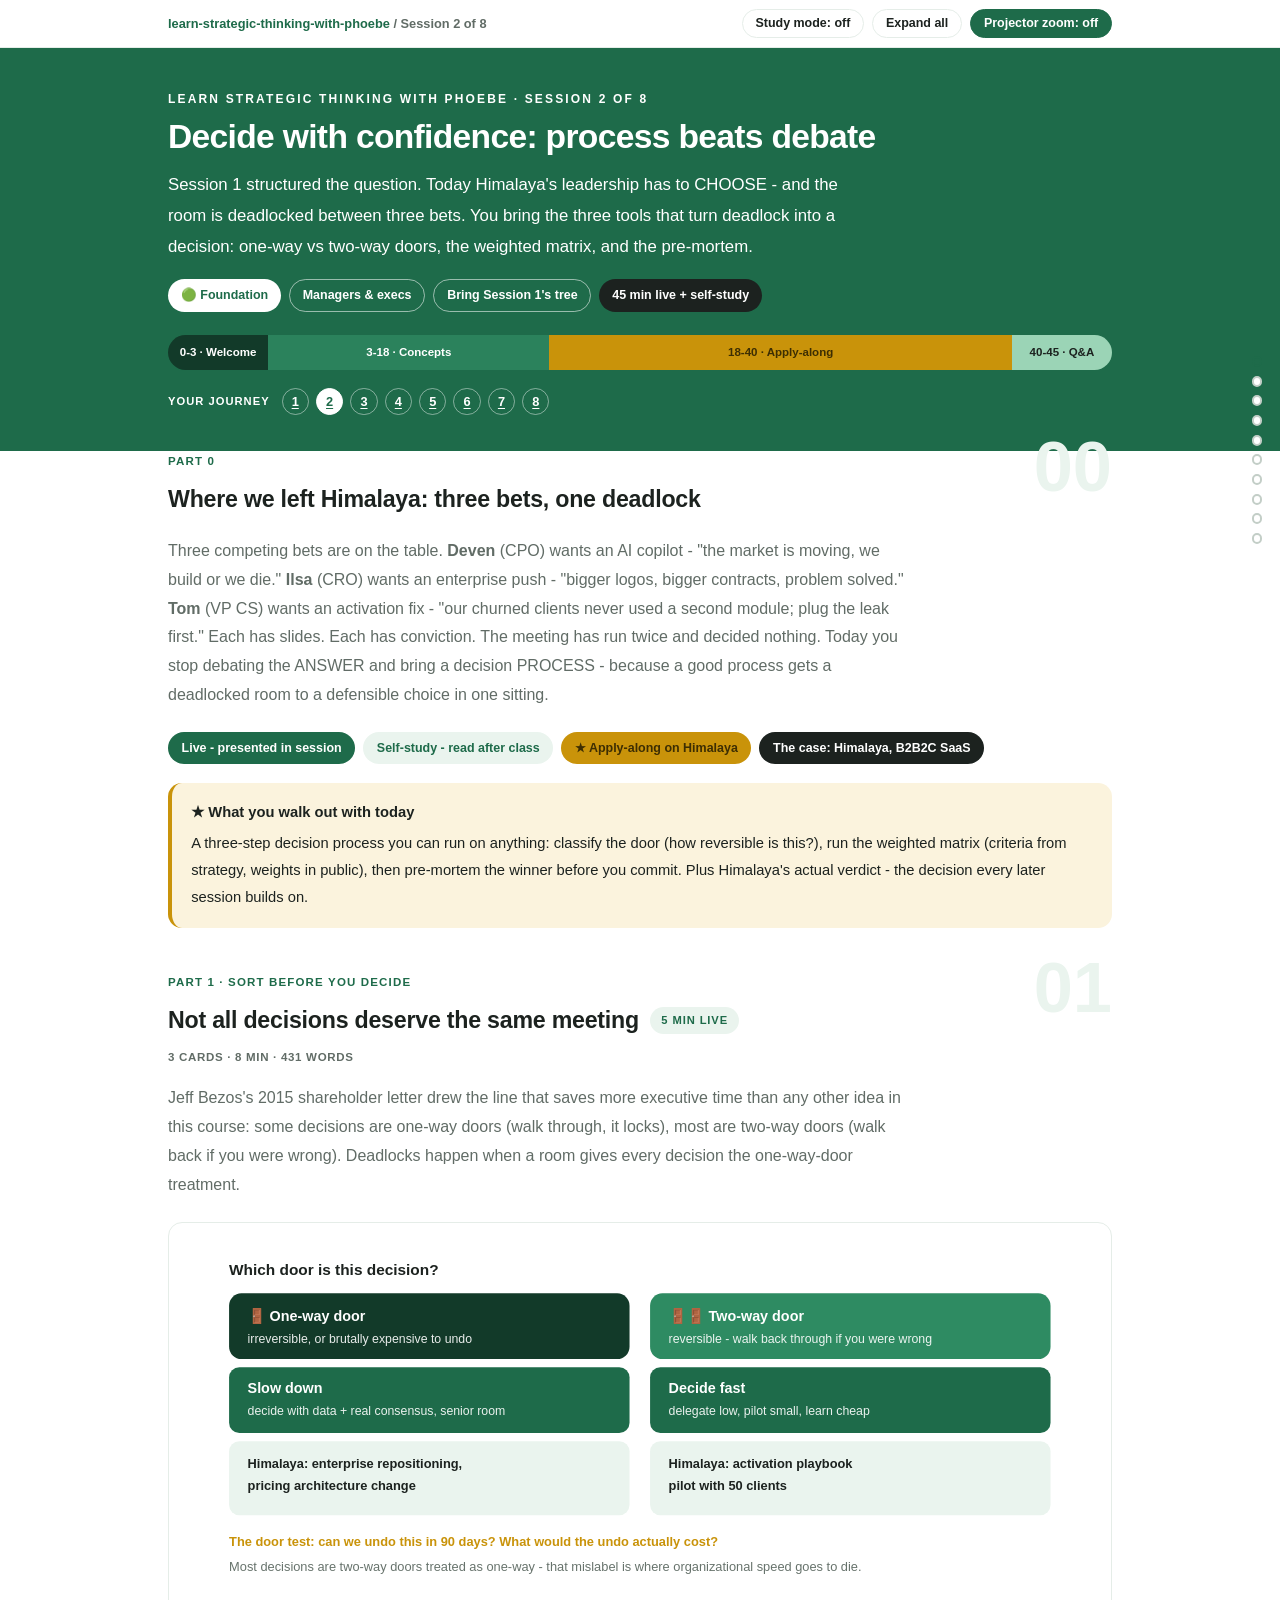
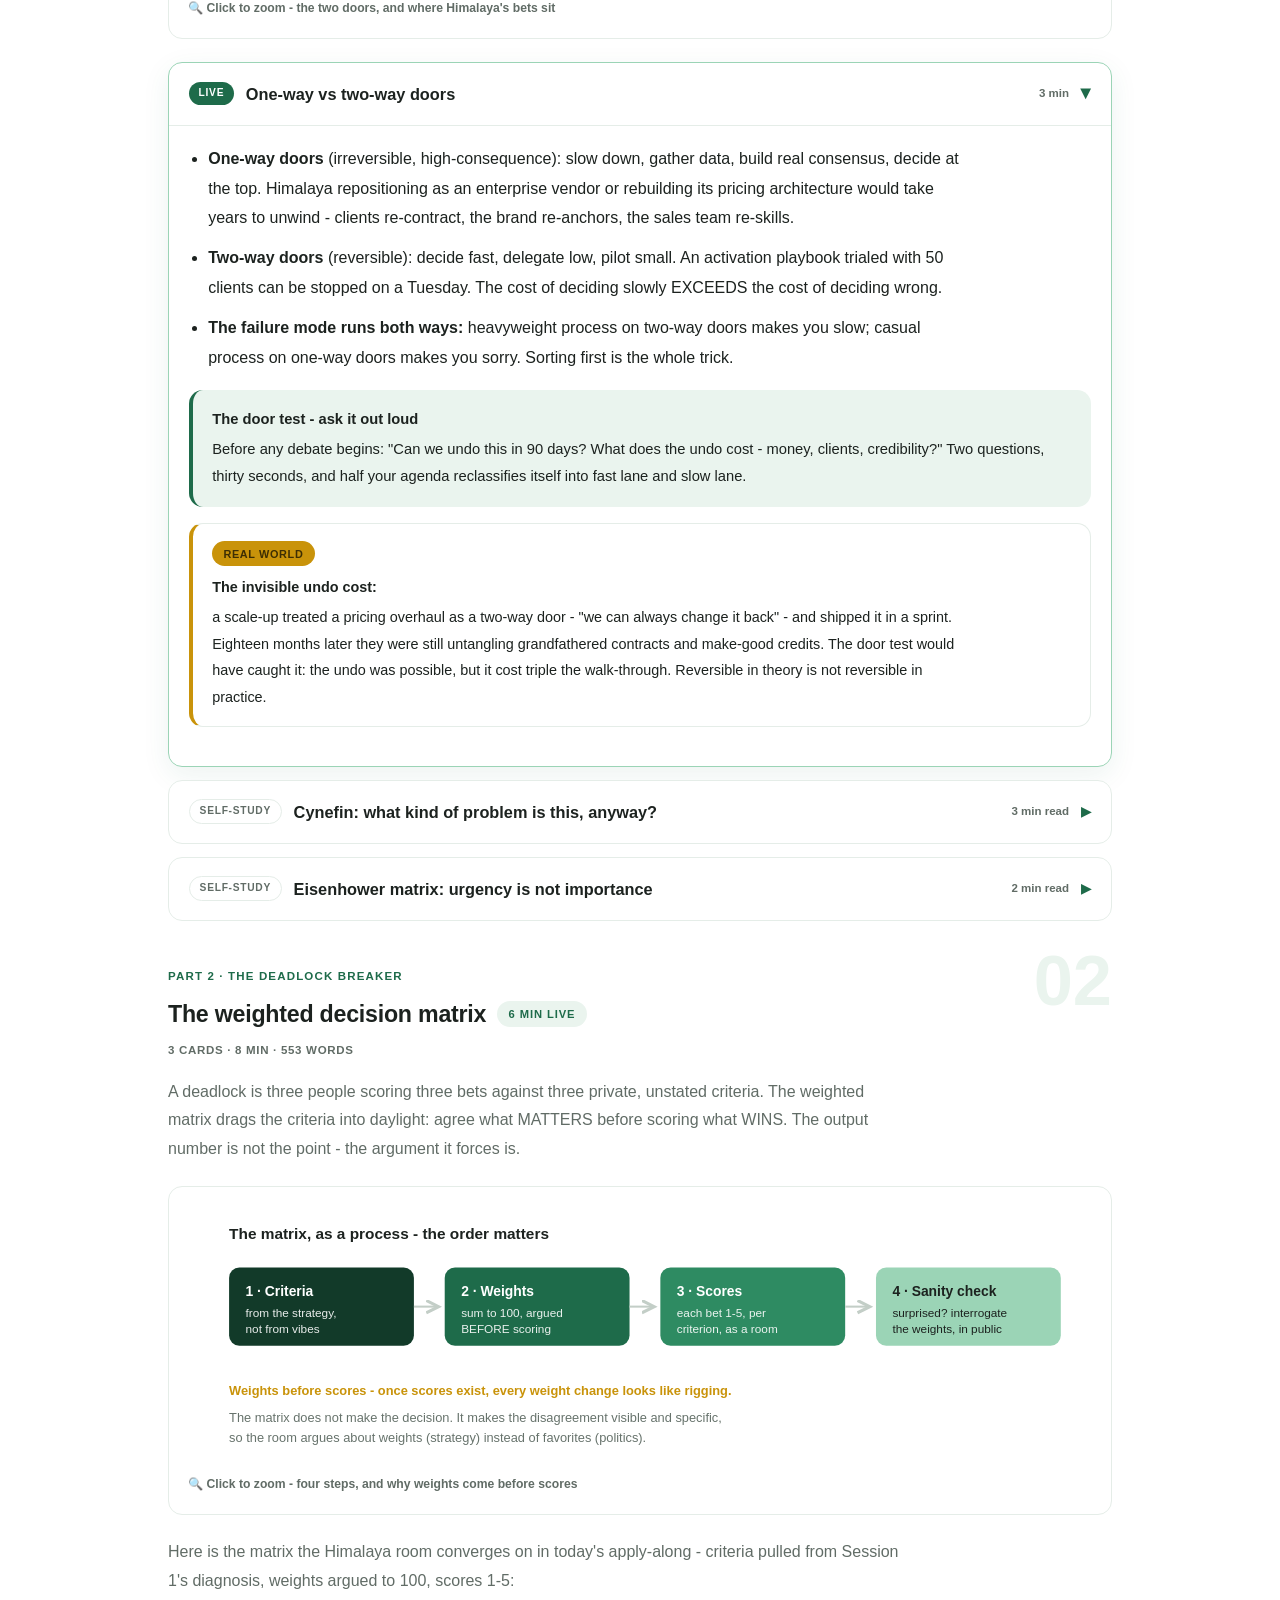
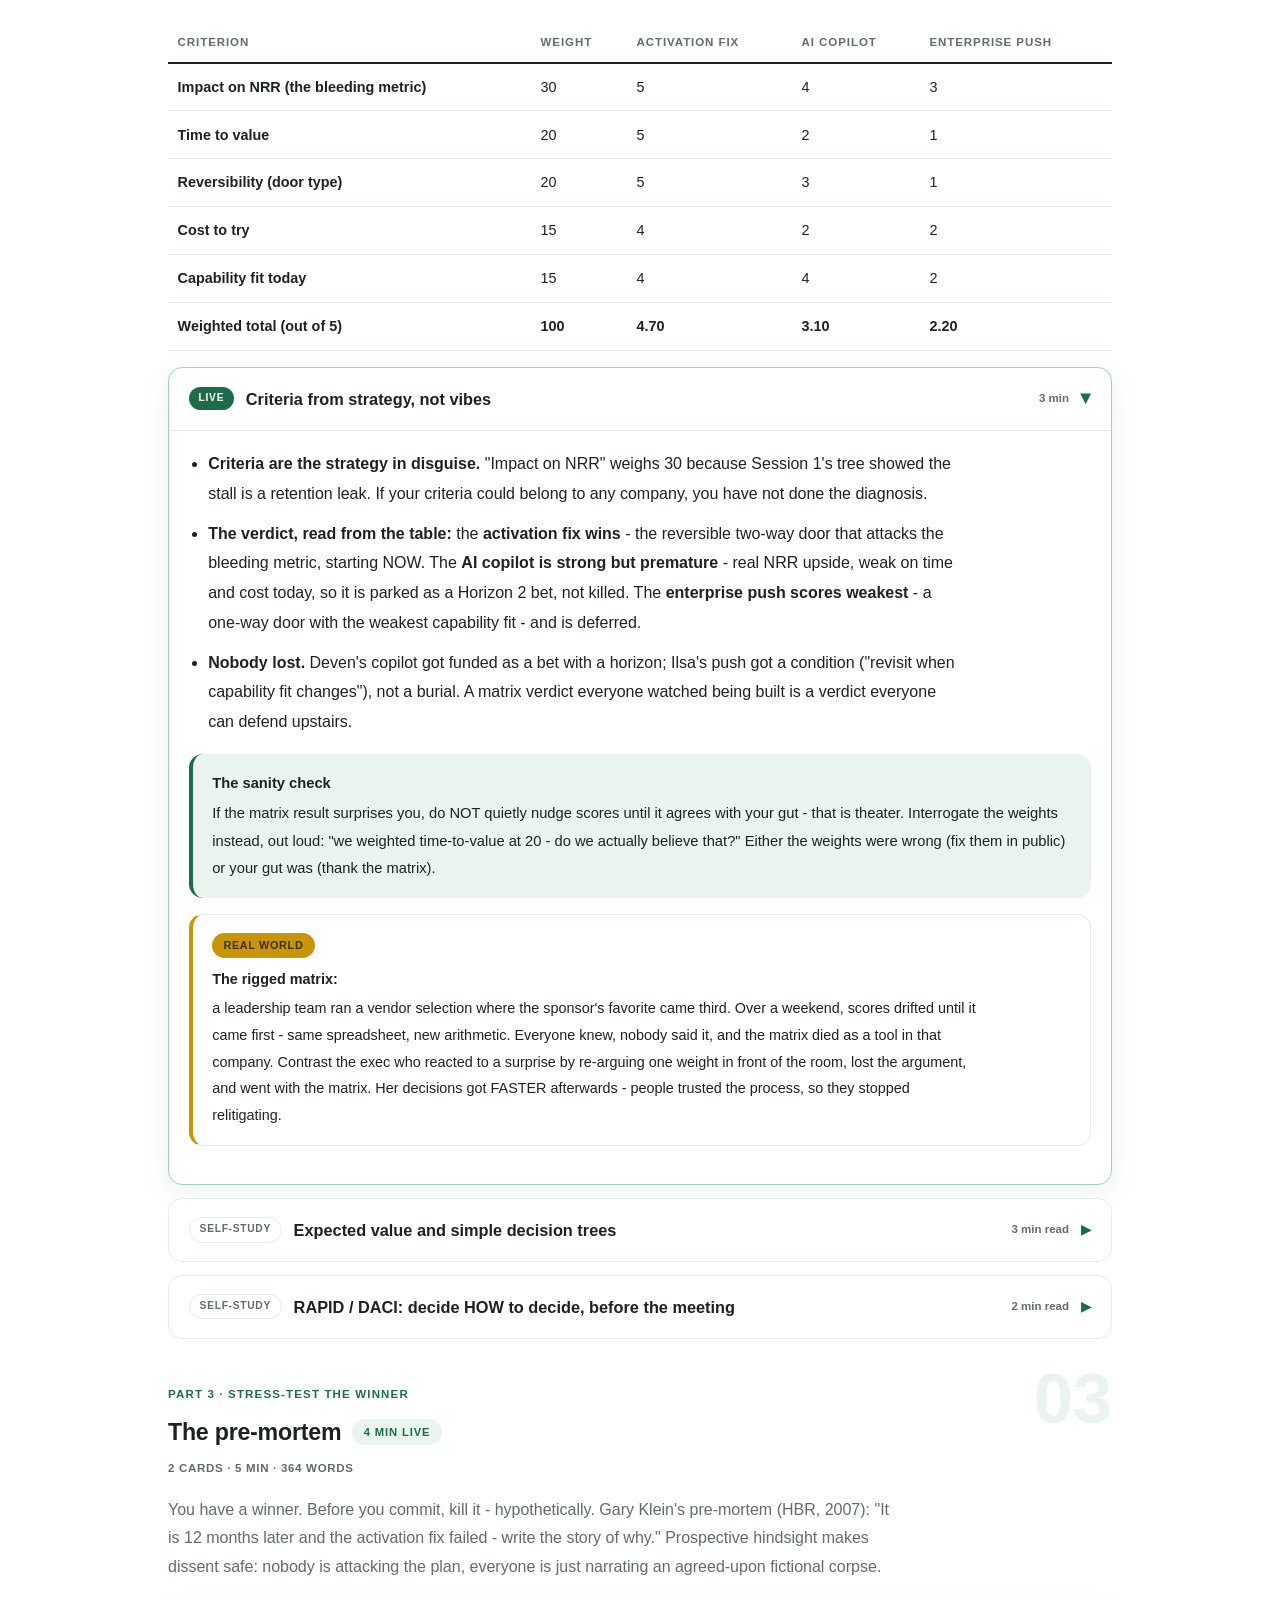
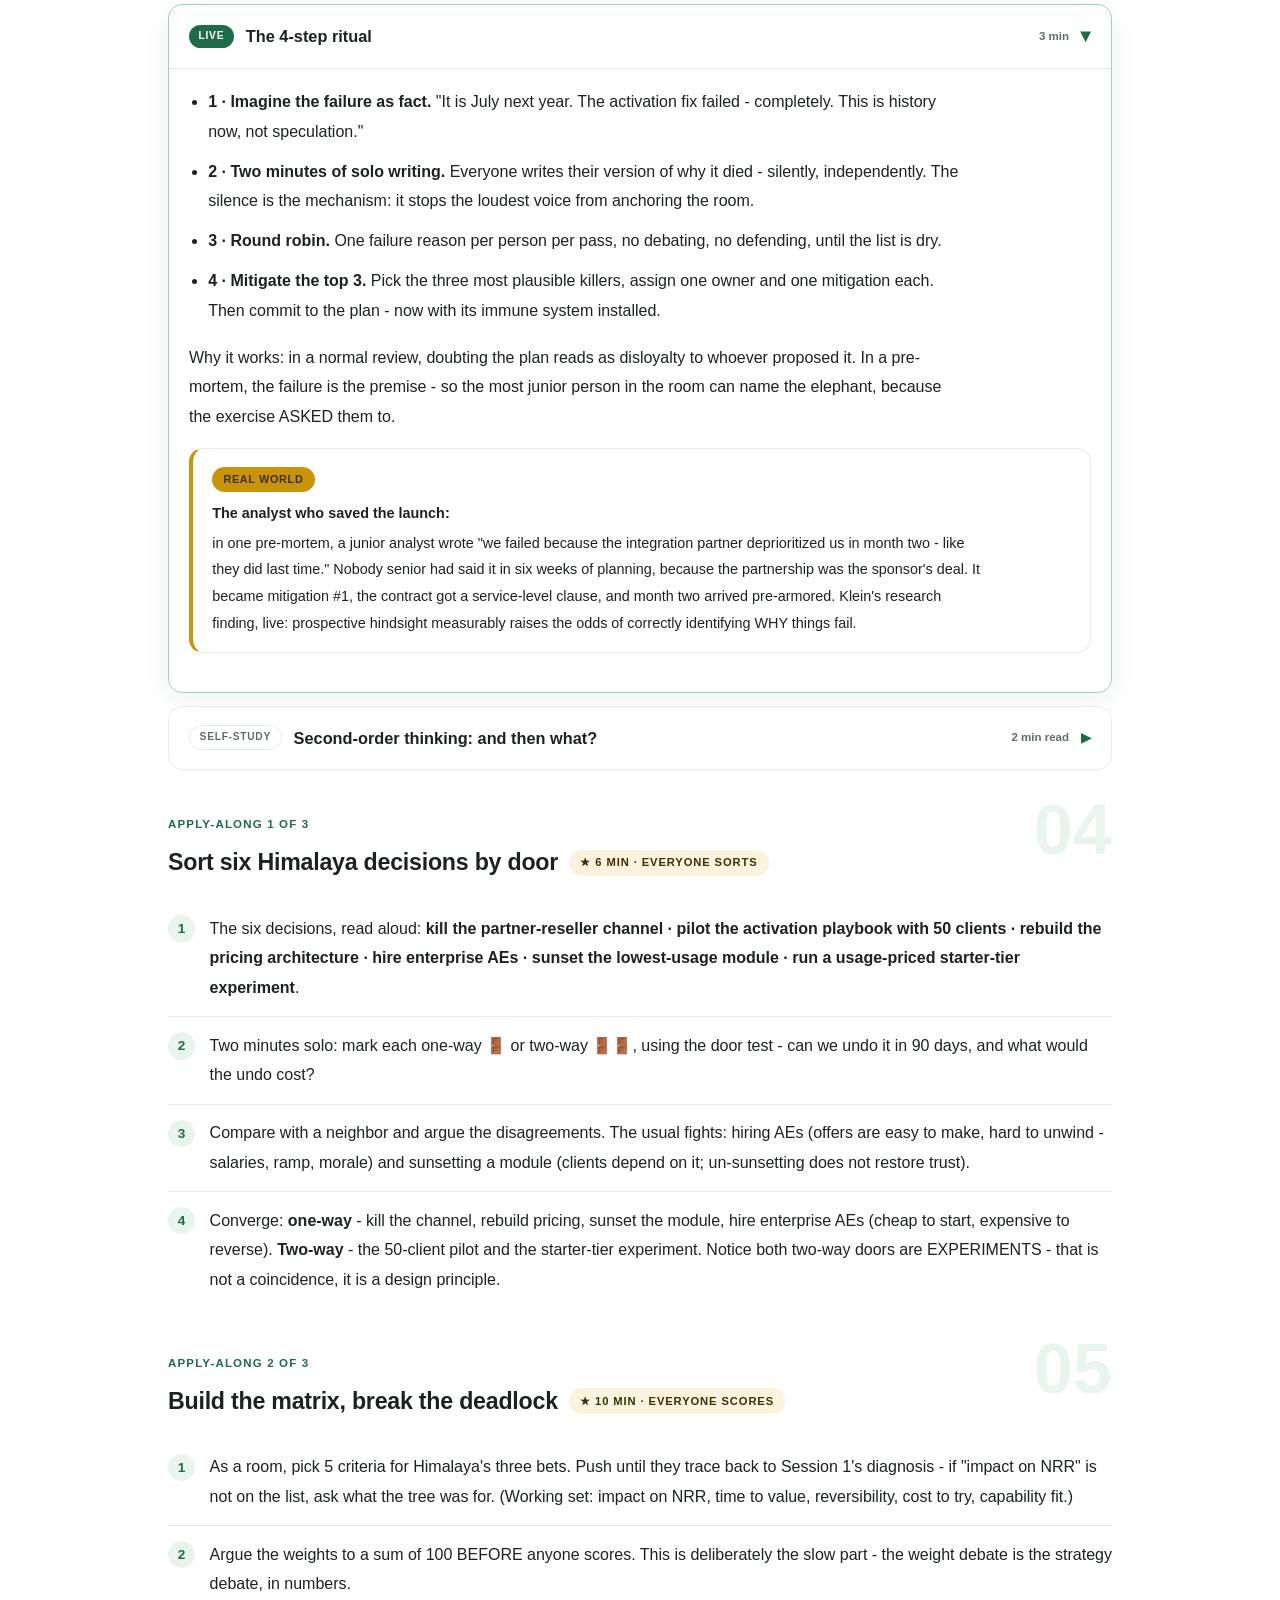
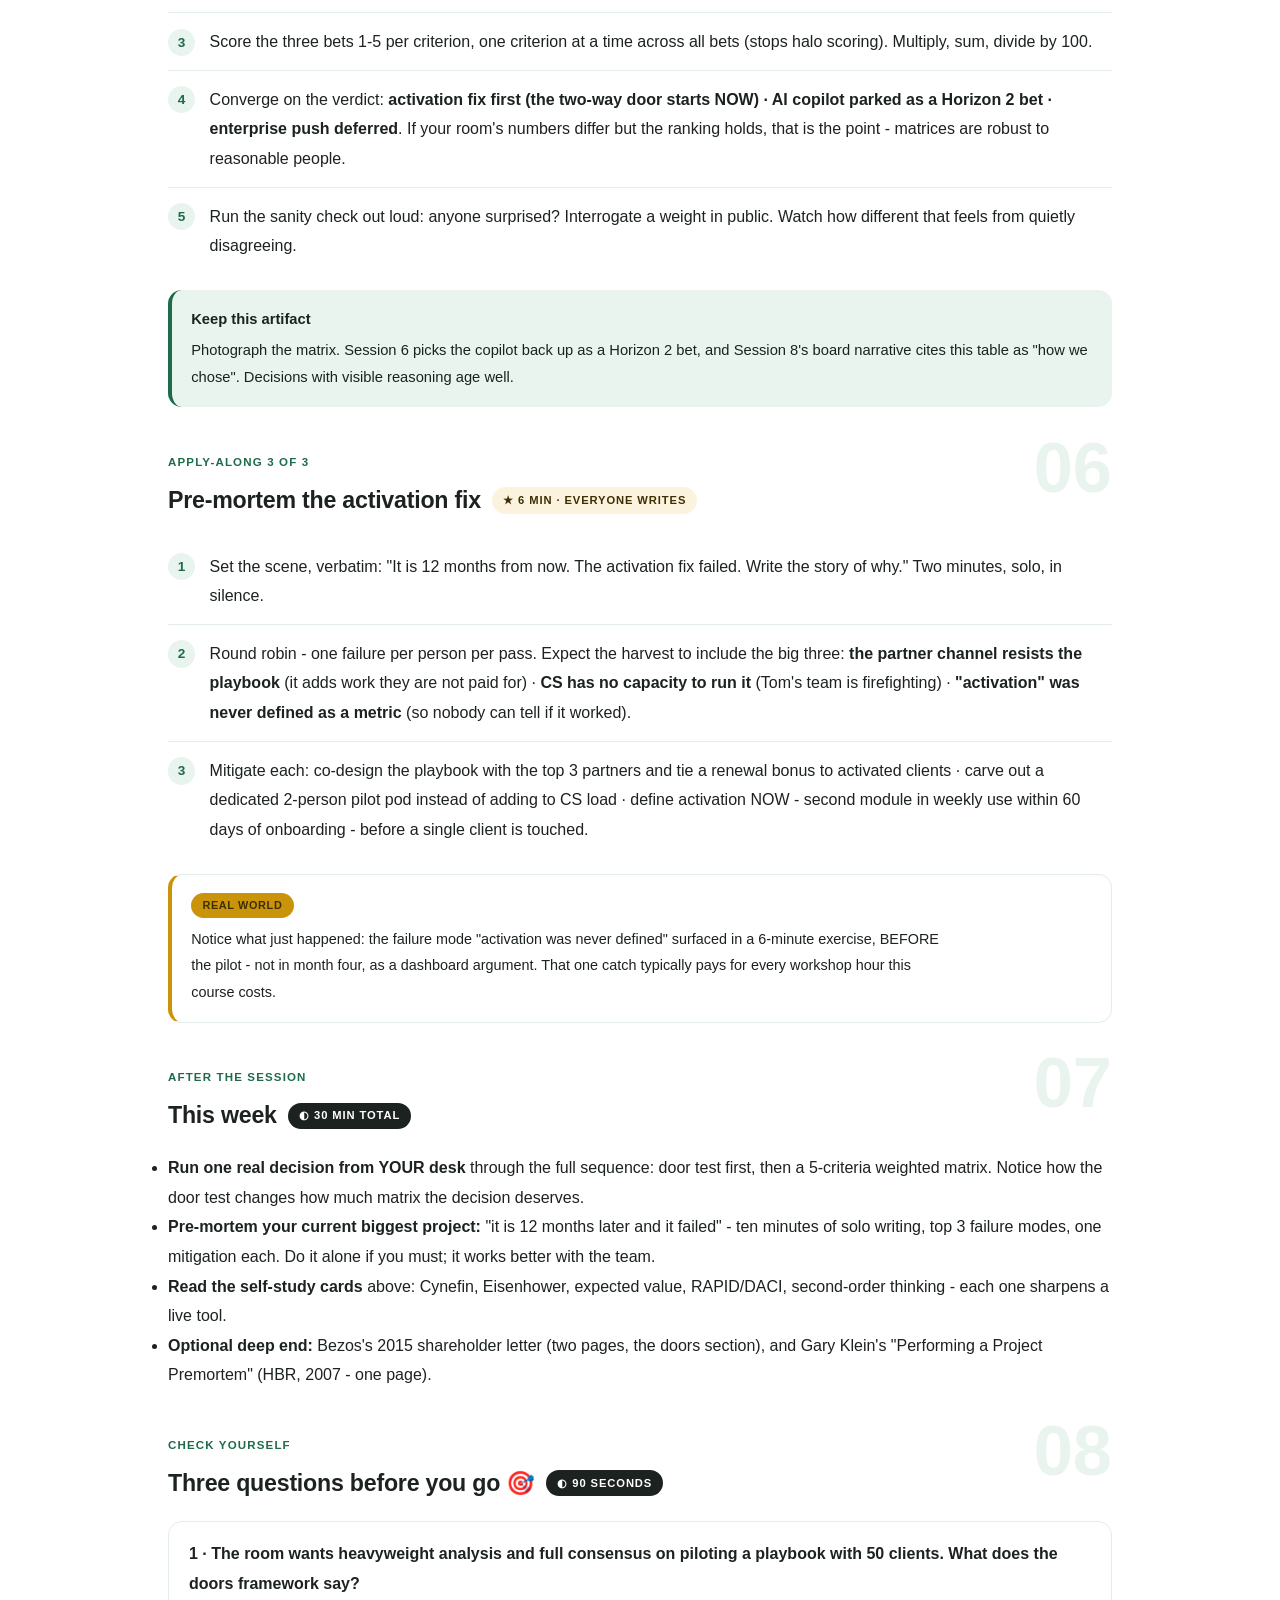
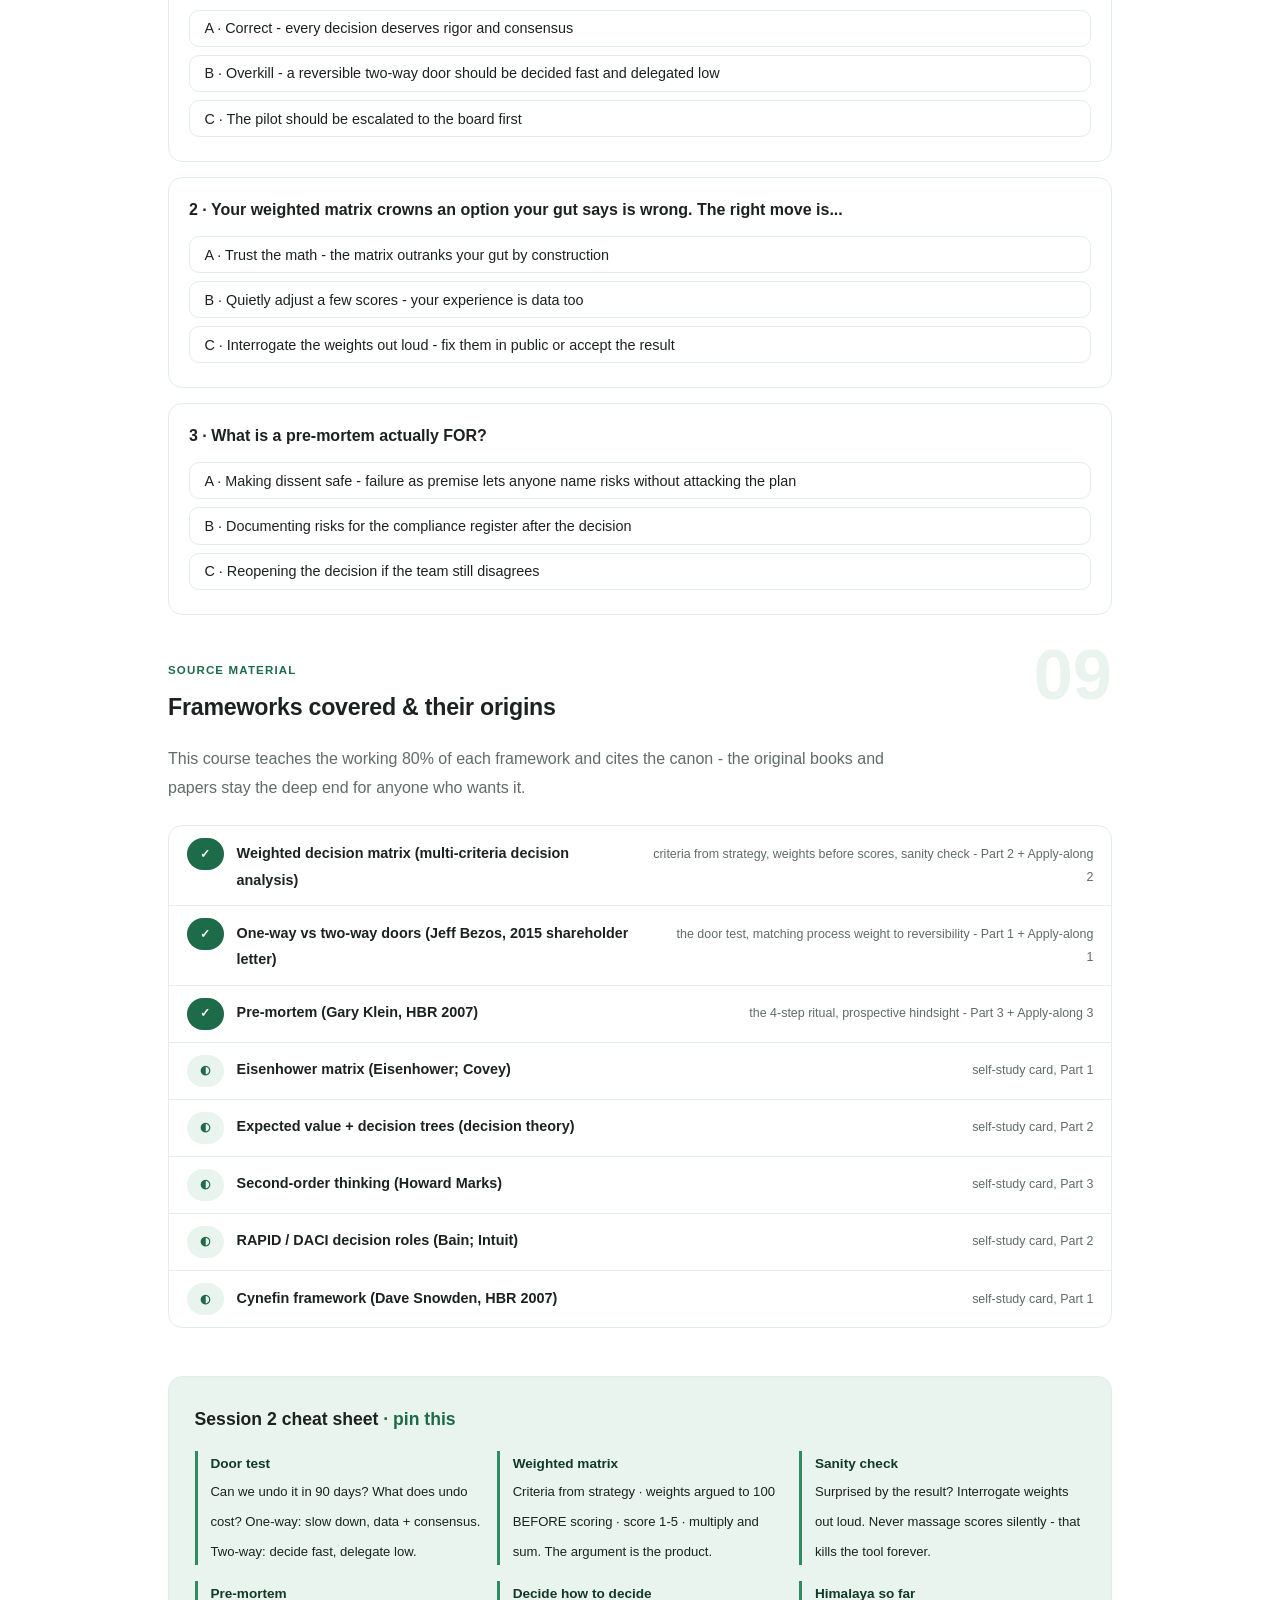
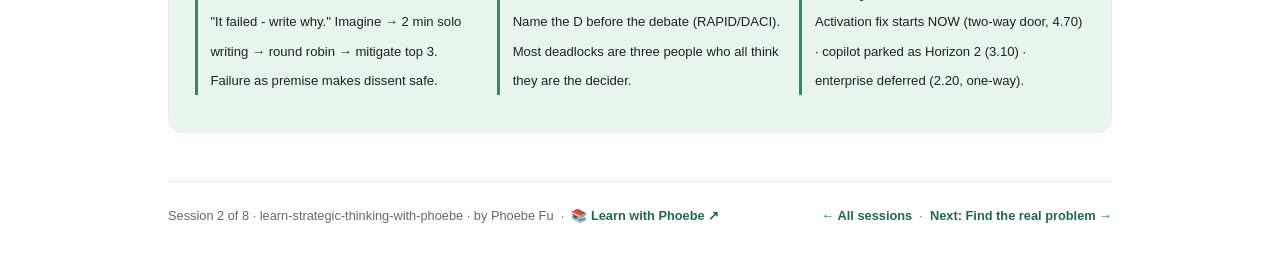
<file: courses/02-decide-with-confidence.html>
<!DOCTYPE html>
<html lang="en">
<head>
<meta charset="UTF-8">
<meta name="viewport" content="width=device-width, initial-scale=1.0">
<!-- social:start -->
<meta name="description" content="Three competing bets are on the table. Deven (CPO) wants an AI copilot - &quot;the market is moving, we build or we die.&quot; Ilsa (CRO) wants an enterprise push - &quot;bigger logos, bigger contracts...">
<meta property="og:type" content="article">
<meta property="og:site_name" content="Learn with Phoebe">
<meta property="og:title" content="Decide with confidence: process beats debate - learn strategic thinking with phoebe">
<meta property="og:description" content="Three competing bets are on the table. Deven (CPO) wants an AI copilot - &quot;the market is moving, we build or we die.&quot; Ilsa (CRO) wants an enterprise push - &quot;bigger logos, bigger contracts...">
<meta property="og:url" content="https://phoebefu6.github.io/learn-strategic-thinking-with-phoebe/courses/02-decide-with-confidence.html">
<meta property="og:image" content="https://phoebefu6.github.io/learn-strategic-thinking-with-phoebe/assets/og-cover.png">
<meta property="og:image:width" content="1200">
<meta property="og:image:height" content="630">
<meta name="twitter:card" content="summary_large_image">
<meta name="twitter:title" content="Decide with confidence: process beats debate - learn strategic thinking with phoebe">
<meta name="twitter:description" content="Three competing bets are on the table. Deven (CPO) wants an AI copilot - &quot;the market is moving, we build or we die.&quot; Ilsa (CRO) wants an enterprise push - &quot;bigger logos, bigger contracts...">
<meta name="twitter:image" content="https://phoebefu6.github.io/learn-strategic-thinking-with-phoebe/assets/og-cover.png">
<!-- social:end -->
<title>Session 2 · Decide with confidence - learn strategic thinking with phoebe</title>
<link rel="stylesheet" href="../assets/style.css?v=37">
</head>
<body>

<div class="toolbar">
  <div class="wrap">
    <span class="crumb"><a href="../index.html">learn-strategic-thinking-with-phoebe</a> / Session 2 of 8</span>
    <button class="btn" id="toggle-all" type="button">Expand all</button>
    <button class="btn primary" id="zoom-toggle" type="button">Projector zoom: off</button>
  </div>
</div>

<header class="masthead">
  <div class="wrap">
    <div class="eyebrow">Learn Strategic Thinking with Phoebe · Session 2 of 8</div>
    <h1>Decide with confidence: <span class="accent">process beats debate</span></h1>
    <p class="sub">Session 1 structured the question. Today Himalaya's leadership has to CHOOSE - and the room is deadlocked between three bets. You bring the three tools that turn deadlock into a decision: one-way vs two-way doors, the weighted matrix, and the pre-mortem.</p>
    <div class="chip-row">
      <span class="chip level">🟢 Foundation</span>
      <span class="chip audience">Managers &amp; execs</span>
      <span class="chip audience">Bring Session 1's tree</span>
      <span class="chip time">45 min live + self-study</span>
    </div>
    <div class="agenda">
      <span class="a1" style="flex:1">0-3 · Welcome</span>
      <span class="a2" style="flex:3">3-18 · Concepts</span>
      <span class="a3" style="flex:5">18-40 · Apply-along</span>
      <span class="a4" style="flex:1">40-45 · Q&amp;A</span>
    </div>
  </div>
</header>

<main class="wrap">

  <!-- ============ INTRO ============ -->
  <section class="section" id="intro">
    <div class="section-kicker">
      <span class="klabel">Part 0</span>
      <h2>Where we left Himalaya: three bets, one deadlock</h2>
    </div>
    <p class="lede">Three competing bets are on the table. <strong>Deven</strong> (CPO) wants an AI copilot - "the market is moving, we build or we die." <strong>Ilsa</strong> (CRO) wants an enterprise push - "bigger logos, bigger contracts, problem solved." <strong>Tom</strong> (VP CS) wants an activation fix - "our churned clients never used a second module; plug the leak first." Each has slides. Each has conviction. The meeting has run twice and decided nothing. Today you stop debating the ANSWER and bring a decision PROCESS - because a good process gets a deadlocked room to a defensible choice in one sitting.</p>
    <div class="legend">
      <span class="pill solid">Live - presented in session</span>
      <span class="pill light">Self-study - read after class</span>
      <span class="pill amber">★ Apply-along on Himalaya</span>
      <span class="pill inkpill">The case: Himalaya, B2B2C SaaS</span>
    </div>
    <div class="callout win">
      <strong>★ What you walk out with today</strong>
      A three-step decision process you can run on anything: classify the door (how reversible is this?), run the weighted matrix (criteria from strategy, weights in public), then pre-mortem the winner before you commit. Plus Himalaya's actual verdict - the decision every later session builds on.
    </div>
  </section>

  <!-- ============ PART 1: DOORS ============ -->
  <section class="section" id="doors">
    <div class="section-kicker">
      <span class="klabel">Part 1 · sort before you decide</span>
      <h2>Not all decisions deserve the same meeting <span class="tag concept">5 min live</span></h2>
    </div>
    <p class="lede">Jeff Bezos's 2015 shareholder letter drew the line that saves more executive time than any other idea in this course: some decisions are one-way doors (walk through, it locks), most are two-way doors (walk back if you were wrong). Deadlocks happen when a room gives every decision the one-way-door treatment.</p>

    <figure class="zoomable">
      <svg viewBox="0 0 880 336" xmlns="http://www.w3.org/2000/svg" role="img" aria-label="One-way doors are irreversible and deserve slow data-driven consensus; two-way doors are reversible and should be decided fast and delegated low">
        <style>
          .dwH { font: 700 15px Inter, sans-serif; fill: #1C221F; }
          .dwT { font: 700 14px Inter, sans-serif; fill: #FFFFFF; }
          .dwS { font: 400 12px Inter, sans-serif; fill: #FFFFFF; opacity: .9; }
          .dwI { font: 600 12.5px Inter, sans-serif; fill: #1C221F; }
          .dwX { font: 400 12.5px Inter, sans-serif; fill: #67736C; }
          .dwW { font: 600 12.5px Inter, sans-serif; fill: #C9930A; }
        </style>
        <text class="dwH" x="40" y="32">Which door is this decision?</text>
        <rect x="40" y="50" width="390" height="64" rx="12" fill="#123A29"/>
        <text class="dwT" x="58" y="77">🚪 One-way door</text>
        <text class="dwS" x="58" y="98">irreversible, or brutally expensive to undo</text>
        <rect x="40" y="122" width="390" height="64" rx="10" fill="#1E6B4A"/>
        <text class="dwT" x="58" y="147">Slow down</text>
        <text class="dwS" x="58" y="168">decide with data + real consensus, senior room</text>
        <rect x="40" y="194" width="390" height="72" rx="10" fill="#EAF4EE"/>
        <text class="dwI" x="58" y="220">Himalaya: enterprise repositioning,</text>
        <text class="dwI" x="58" y="242">pricing architecture change</text>
        <rect x="450" y="50" width="390" height="64" rx="12" fill="#2E8B62"/>
        <text class="dwT" x="468" y="77">🚪🚪 Two-way door</text>
        <text class="dwS" x="468" y="98">reversible - walk back through if you were wrong</text>
        <rect x="450" y="122" width="390" height="64" rx="10" fill="#1E6B4A"/>
        <text class="dwT" x="468" y="147">Decide fast</text>
        <text class="dwS" x="468" y="168">delegate low, pilot small, learn cheap</text>
        <rect x="450" y="194" width="390" height="72" rx="10" fill="#EAF4EE"/>
        <text class="dwI" x="468" y="220">Himalaya: activation playbook</text>
        <text class="dwI" x="468" y="242">pilot with 50 clients</text>
        <text class="dwW" x="40" y="296">The door test: can we undo this in 90 days? What would the undo actually cost?</text>
        <text class="dwX" x="40" y="320">Most decisions are two-way doors treated as one-way - that mislabel is where organizational speed goes to die.</text>
      </svg>
      <figcaption>🔍 Click to zoom - the two doors, and where Himalaya's bets sit</figcaption>
    </figure>

    <details class="card" open>
      <summary><span class="mode live">Live</span>One-way vs two-way doors<span class="mini">3 min</span><span class="caret">▶</span></summary>
      <div class="body">
        <ul>
          <li><strong>One-way doors</strong> (irreversible, high-consequence): slow down, gather data, build real consensus, decide at the top. Himalaya repositioning as an enterprise vendor or rebuilding its pricing architecture would take years to unwind - clients re-contract, the brand re-anchors, the sales team re-skills.</li>
          <li><strong>Two-way doors</strong> (reversible): decide fast, delegate low, pilot small. An activation playbook trialed with 50 clients can be stopped on a Tuesday. The cost of deciding slowly EXCEEDS the cost of deciding wrong.</li>
          <li><strong>The failure mode runs both ways:</strong> heavyweight process on two-way doors makes you slow; casual process on one-way doors makes you sorry. Sorting first is the whole trick.</li>
        </ul>
        <div class="callout tip">
          <strong>The door test - ask it out loud</strong>
          Before any debate begins: "Can we undo this in 90 days? What does the undo cost - money, clients, credibility?" Two questions, thirty seconds, and half your agenda reclassifies itself into fast lane and slow lane.
        </div>
        <div class="callout example">
          <span class="ex-pill">Real world</span>
          <p><strong>The invisible undo cost:</strong> a scale-up treated a pricing overhaul as a two-way door - "we can always change it back" - and shipped it in a sprint. Eighteen months later they were still untangling grandfathered contracts and make-good credits. The door test would have caught it: the undo was possible, but it cost triple the walk-through. Reversible in theory is not reversible in practice.</p>
        </div>
      </div>
    </details>

    <details class="card">
      <summary><span class="mode self">Self-study</span>Cynefin: what kind of problem is this, anyway?<span class="mini">3 min read</span><span class="caret">▶</span></summary>
      <div class="body">
        <p>Dave Snowden's Cynefin framework (HBR 2007) sorts problems into four domains, each demanding a different decision style:</p>
        <table class="clean">
          <thead><tr><th>Domain</th><th>Cause &amp; effect</th><th>Move</th></tr></thead>
          <tbody>
            <tr><td><strong>Clear</strong></td><td>Obvious to everyone</td><td>Apply best practice (renewals process, invoicing)</td></tr>
            <tr><td><strong>Complicated</strong></td><td>Knowable with expertise</td><td>Analyze, then decide (the weighted matrix lives here)</td></tr>
            <tr><td><strong>Complex</strong></td><td>Only visible in hindsight</td><td>Probe with safe-to-fail experiments, sense, respond</td></tr>
            <tr><td><strong>Chaotic</strong></td><td>None discernible</td><td>Act first to stabilize, then assess</td></tr>
          </tbody>
        </table>
        <p>The trap for smart teams: treating complex problems as complicated - analyzing harder when no amount of analysis can predict the outcome. "Will an AI copilot win the market?" is complex: no matrix settles it, only a probe does. That is exactly why parking it as a pilot-sized Horizon 2 bet (today's verdict) is the Cynefin-correct move.</p>
      </div>
    </details>

    <details class="card">
      <summary><span class="mode self">Self-study</span>Eisenhower matrix: urgency is not importance<span class="mini">2 min read</span><span class="caret">▶</span></summary>
      <div class="body">
        <p>Before deciding well, decide whether this deserves deciding NOW. Eisenhower's two-by-two - urgent/not urgent against important/not important - is the doorman for your calendar: important + urgent gets done, important + not urgent gets SCHEDULED (this is where strategy lives, and where it dies unscheduled), urgent + not important gets delegated, neither gets deleted.</p>
        <p>The Himalaya read: the churn leak feels urgent AND important - it goes first. The AI copilot is important, not urgent - schedule it deliberately (Horizon 2) instead of letting it gatecrash every meeting. Notice the matrix quietly agrees with the doors: urgency pressure is exactly what tricks rooms into rushing one-way doors.</p>
      </div>
    </details>
  </section>

  <!-- ============ PART 2: WEIGHTED MATRIX ============ -->
  <section class="section" id="matrix">
    <div class="section-kicker">
      <span class="klabel">Part 2 · the deadlock breaker</span>
      <h2>The weighted decision matrix <span class="tag concept">6 min live</span></h2>
    </div>
    <p class="lede">A deadlock is three people scoring three bets against three private, unstated criteria. The weighted matrix drags the criteria into daylight: agree what MATTERS before scoring what WINS. The output number is not the point - the argument it forces is.</p>

    <figure class="zoomable">
      <svg viewBox="0 0 880 250" xmlns="http://www.w3.org/2000/svg" role="img" aria-label="Weighted matrix process: derive criteria from strategy, set weights summing to 100, score each option 1 to 5, then sanity-check the result">
        <style>
          .dmH { font: 700 15px Inter, sans-serif; fill: #1C221F; }
          .dmT { font: 700 13.5px Inter, sans-serif; fill: #FFFFFF; }
          .dmS { font: 400 11.5px Inter, sans-serif; fill: #FFFFFF; opacity: .9; }
          .dmK { font: 700 13.5px Inter, sans-serif; fill: #1C221F; }
          .dmJ { font: 400 11.5px Inter, sans-serif; fill: #1C221F; }
          .dmX { font: 400 12.5px Inter, sans-serif; fill: #67736C; }
          .dmW { font: 600 12.5px Inter, sans-serif; fill: #C9930A; }
          .dmA { stroke: #C3CEC7; stroke-width: 2; fill: none; marker-end: url(#dmAh); }
        </style>
        <defs>
          <marker id="dmAh" markerWidth="8" markerHeight="8" refX="6" refY="3" orient="auto">
            <path d="M0,0 L6,3 L0,6" fill="none" stroke="#C3CEC7" stroke-width="1.5"/>
          </marker>
        </defs>
        <text class="dmH" x="40" y="32">The matrix, as a process - the order matters</text>
        <rect x="40" y="60" width="180" height="76" rx="10" fill="#123A29"/>
        <text class="dmT" x="56" y="88">1 · Criteria</text>
        <text class="dmS" x="56" y="108">from the strategy,</text>
        <text class="dmS" x="56" y="124">not from vibes</text>
        <rect x="250" y="60" width="180" height="76" rx="10" fill="#1E6B4A"/>
        <text class="dmT" x="266" y="88">2 · Weights</text>
        <text class="dmS" x="266" y="108">sum to 100, argued</text>
        <text class="dmS" x="266" y="124">BEFORE scoring</text>
        <rect x="460" y="60" width="180" height="76" rx="10" fill="#2E8B62"/>
        <text class="dmT" x="476" y="88">3 · Scores</text>
        <text class="dmS" x="476" y="108">each bet 1-5, per</text>
        <text class="dmS" x="476" y="124">criterion, as a room</text>
        <rect x="670" y="60" width="180" height="76" rx="10" fill="#9BD4B6"/>
        <text class="dmK" x="686" y="88">4 · Sanity check</text>
        <text class="dmJ" x="686" y="108">surprised? interrogate</text>
        <text class="dmJ" x="686" y="124">the weights, in public</text>
        <line class="dmA" x1="220" y1="98" x2="244" y2="98"/>
        <line class="dmA" x1="430" y1="98" x2="454" y2="98"/>
        <line class="dmA" x1="640" y1="98" x2="664" y2="98"/>
        <text class="dmW" x="40" y="184">Weights before scores - once scores exist, every weight change looks like rigging.</text>
        <text class="dmX" x="40" y="210">The matrix does not make the decision. It makes the disagreement visible and specific,</text>
        <text class="dmX" x="40" y="230">so the room argues about weights (strategy) instead of favorites (politics).</text>
      </svg>
      <figcaption>🔍 Click to zoom - four steps, and why weights come before scores</figcaption>
    </figure>

    <p class="lede">Here is the matrix the Himalaya room converges on in today's apply-along - criteria pulled from Session 1's diagnosis, weights argued to 100, scores 1-5:</p>

    <table class="clean">
      <thead>
        <tr><th>Criterion</th><th>Weight</th><th>Activation fix</th><th>AI copilot</th><th>Enterprise push</th></tr>
      </thead>
      <tbody>
        <tr><td>Impact on NRR (the bleeding metric)</td><td>30</td><td>5</td><td>4</td><td>3</td></tr>
        <tr><td>Time to value</td><td>20</td><td>5</td><td>2</td><td>1</td></tr>
        <tr><td>Reversibility (door type)</td><td>20</td><td>5</td><td>3</td><td>1</td></tr>
        <tr><td>Cost to try</td><td>15</td><td>4</td><td>2</td><td>2</td></tr>
        <tr><td>Capability fit today</td><td>15</td><td>4</td><td>4</td><td>2</td></tr>
        <tr><td><strong>Weighted total (out of 5)</strong></td><td><strong>100</strong></td><td><strong>4.70</strong></td><td><strong>3.10</strong></td><td><strong>2.20</strong></td></tr>
      </tbody>
    </table>

    <details class="card" open>
      <summary><span class="mode live">Live</span>Criteria from strategy, not vibes<span class="mini">3 min</span><span class="caret">▶</span></summary>
      <div class="body">
        <ul>
          <li><strong>Criteria are the strategy in disguise.</strong> "Impact on NRR" weighs 30 because Session 1's tree showed the stall is a retention leak. If your criteria could belong to any company, you have not done the diagnosis.</li>
          <li><strong>The verdict, read from the table:</strong> the <strong>activation fix wins</strong> - the reversible two-way door that attacks the bleeding metric, starting NOW. The <strong>AI copilot is strong but premature</strong> - real NRR upside, weak on time and cost today, so it is parked as a Horizon 2 bet, not killed. The <strong>enterprise push scores weakest</strong> - a one-way door with the weakest capability fit - and is deferred.</li>
          <li><strong>Nobody lost.</strong> Deven's copilot got funded as a bet with a horizon; Ilsa's push got a condition ("revisit when capability fit changes"), not a burial. A matrix verdict everyone watched being built is a verdict everyone can defend upstairs.</li>
        </ul>
        <div class="callout tip">
          <strong>The sanity check</strong>
          If the matrix result surprises you, do NOT quietly nudge scores until it agrees with your gut - that is theater. Interrogate the weights instead, out loud: "we weighted time-to-value at 20 - do we actually believe that?" Either the weights were wrong (fix them in public) or your gut was (thank the matrix).
        </div>
        <div class="callout example">
          <span class="ex-pill">Real world</span>
          <p><strong>The rigged matrix:</strong> a leadership team ran a vendor selection where the sponsor's favorite came third. Over a weekend, scores drifted until it came first - same spreadsheet, new arithmetic. Everyone knew, nobody said it, and the matrix died as a tool in that company. Contrast the exec who reacted to a surprise by re-arguing one weight in front of the room, lost the argument, and went with the matrix. Her decisions got FASTER afterwards - people trusted the process, so they stopped relitigating.</p>
        </div>
      </div>
    </details>

    <details class="card">
      <summary><span class="mode self">Self-study</span>Expected value and simple decision trees<span class="mini">3 min read</span><span class="caret">▶</span></summary>
      <div class="body">
        <p>When outcomes are uncertain, weight them by probability: expected value = probability × payoff, summed across scenarios. A simple decision tree draws it: each choice branches into outcomes with probabilities and payoffs, and you fold the tree back to compare choices.</p>
        <ul>
          <li><strong>Himalaya's copilot, sketched:</strong> say a $2M build with a 30% chance of a $10M ARR line and 70% chance of roughly nothing. EV = 0.3 × $10M - $2M = $1M positive, but concentrated and slow - which is exactly what "Horizon 2 bet" means in numbers.</li>
          <li><strong>The activation fix:</strong> maybe $300k for a 70% chance of recovering ~$3M of churn-risk ARR. EV ≈ $1.8M, cheap, fast, reversible. The matrix said it qualitatively; EV says it in dollars.</li>
          <li><strong>The honest caveat:</strong> the probabilities are guesses. EV's real gift is forcing you to WRITE DOWN the guess, so it can be argued and updated instead of hiding inside someone's conviction.</li>
        </ul>
      </div>
    </details>

    <details class="card">
      <summary><span class="mode self">Self-study</span>RAPID / DACI: decide HOW to decide, before the meeting<span class="mini">2 min read</span><span class="caret">▶</span></summary>
      <div class="body">
        <p>Half of all deadlocks are role confusion wearing a strategy costume: three people each believe they are the decider. RAPID (Bain) and DACI (Intuit) both fix this by naming roles before the debate - who <strong>Recommends</strong> (builds the case, runs the matrix), who must <strong>Agree</strong>, who gets <strong>Input</strong>, who <strong>Performs</strong>, and - the only letter that really matters - who <strong>Decides</strong>. One name, not a committee.</p>
        <p>The Himalaya deadlock decoded: Deven, Ilsa, and Tom were all behaving as D. The unlock was Mara declaring "you three are R and I - I am D, and I will decide from the matrix in this meeting." Decide how to decide BEFORE deciding, and the second part gets shockingly fast.</p>
      </div>
    </details>
  </section>

  <!-- ============ PART 3: PRE-MORTEM ============ -->
  <section class="section" id="premortem">
    <div class="section-kicker">
      <span class="klabel">Part 3 · stress-test the winner</span>
      <h2>The pre-mortem <span class="tag concept">4 min live</span></h2>
    </div>
    <p class="lede">You have a winner. Before you commit, kill it - hypothetically. Gary Klein's pre-mortem (HBR, 2007): "It is 12 months later and the activation fix failed - write the story of why." Prospective hindsight makes dissent safe: nobody is attacking the plan, everyone is just narrating an agreed-upon fictional corpse.</p>

    <details class="card" open>
      <summary><span class="mode live">Live</span>The 4-step ritual<span class="mini">3 min</span><span class="caret">▶</span></summary>
      <div class="body">
        <ul>
          <li><strong>1 · Imagine the failure as fact.</strong> "It is July next year. The activation fix failed - completely. This is history now, not speculation."</li>
          <li><strong>2 · Two minutes of solo writing.</strong> Everyone writes their version of why it died - silently, independently. The silence is the mechanism: it stops the loudest voice from anchoring the room.</li>
          <li><strong>3 · Round robin.</strong> One failure reason per person per pass, no debating, no defending, until the list is dry.</li>
          <li><strong>4 · Mitigate the top 3.</strong> Pick the three most plausible killers, assign one owner and one mitigation each. Then commit to the plan - now with its immune system installed.</li>
        </ul>
        <p>Why it works: in a normal review, doubting the plan reads as disloyalty to whoever proposed it. In a pre-mortem, the failure is the premise - so the most junior person in the room can name the elephant, because the exercise ASKED them to.</p>
        <div class="callout example">
          <span class="ex-pill">Real world</span>
          <p><strong>The analyst who saved the launch:</strong> in one pre-mortem, a junior analyst wrote "we failed because the integration partner deprioritized us in month two - like they did last time." Nobody senior had said it in six weeks of planning, because the partnership was the sponsor's deal. It became mitigation #1, the contract got a service-level clause, and month two arrived pre-armored. Klein's research finding, live: prospective hindsight measurably raises the odds of correctly identifying WHY things fail.</p>
        </div>
      </div>
    </details>

    <details class="card">
      <summary><span class="mode self">Self-study</span>Second-order thinking: and then what?<span class="mini">2 min read</span><span class="caret">▶</span></summary>
      <div class="body">
        <p>Howard Marks's discipline from <em>The Most Important Thing</em>: first-order thinking asks "what happens?"; second-order thinking asks "and then what?" First-order conclusions are what everyone in the room already sees - the edge is always one consequence deeper.</p>
        <ul>
          <li><strong>Enterprise push, first order:</strong> bigger logos, bigger contracts, growth story restored. Sounds great - that is why Ilsa believes it.</li>
          <li><strong>Second order:</strong> enterprise clients arrive with enterprise demands - support load triples, security reviews stall the roadmap, and one big client's feature list starts steering product for everyone. And then what? The 1,150 mid-size clients who ARE the business feel neglect, and the churn you were fixing gets a new cause.</li>
          <li><strong>The habit:</strong> for any option, write three "and then what?" chains before deciding. It is the pre-mortem's quieter sibling - same muscle, no meeting required.</li>
        </ul>
      </div>
    </details>
  </section>

  <!-- ============ DEMO 1 ============ -->
  <section class="section" id="demo-1">
    <div class="section-kicker">
      <span class="klabel">Apply-along 1 of 3</span>
      <h2>Sort six Himalaya decisions by door <span class="tag demo">★ 6 min · everyone sorts</span></h2>
    </div>
    <div class="steps">
      <div class="step"><p>The six decisions, read aloud: <strong>kill the partner-reseller channel · pilot the activation playbook with 50 clients · rebuild the pricing architecture · hire enterprise AEs · sunset the lowest-usage module · run a usage-priced starter-tier experiment</strong>.</p></div>
      <div class="step"><p>Two minutes solo: mark each one-way 🚪 or two-way 🚪🚪, using the door test - can we undo it in 90 days, and what would the undo cost?</p></div>
      <div class="step"><p>Compare with a neighbor and argue the disagreements. The usual fights: hiring AEs (offers are easy to make, hard to unwind - salaries, ramp, morale) and sunsetting a module (clients depend on it; un-sunsetting does not restore trust).</p></div>
      <div class="step"><p>Converge: <strong>one-way</strong> - kill the channel, rebuild pricing, sunset the module, hire enterprise AEs (cheap to start, expensive to reverse). <strong>Two-way</strong> - the 50-client pilot and the starter-tier experiment. Notice both two-way doors are EXPERIMENTS - that is not a coincidence, it is a design principle.</p></div>
    </div>
  </section>

  <!-- ============ DEMO 2 ============ -->
  <section class="section" id="demo-2">
    <div class="section-kicker">
      <span class="klabel">Apply-along 2 of 3</span>
      <h2>Build the matrix, break the deadlock <span class="tag demo">★ 10 min · everyone scores</span></h2>
    </div>
    <div class="steps">
      <div class="step"><p>As a room, pick 5 criteria for Himalaya's three bets. Push until they trace back to Session 1's diagnosis - if "impact on NRR" is not on the list, ask what the tree was for. (Working set: impact on NRR, time to value, reversibility, cost to try, capability fit.)</p></div>
      <div class="step"><p>Argue the weights to a sum of 100 BEFORE anyone scores. This is deliberately the slow part - the weight debate is the strategy debate, in numbers.</p></div>
      <div class="step"><p>Score the three bets 1-5 per criterion, one criterion at a time across all bets (stops halo scoring). Multiply, sum, divide by 100.</p></div>
      <div class="step"><p>Converge on the verdict: <strong>activation fix first (the two-way door starts NOW) · AI copilot parked as a Horizon 2 bet · enterprise push deferred</strong>. If your room's numbers differ but the ranking holds, that is the point - matrices are robust to reasonable people.</p></div>
      <div class="step"><p>Run the sanity check out loud: anyone surprised? Interrogate a weight in public. Watch how different that feels from quietly disagreeing.</p></div>
    </div>
    <div class="callout tip">
      <strong>Keep this artifact</strong>
      Photograph the matrix. Session 6 picks the copilot back up as a Horizon 2 bet, and Session 8's board narrative cites this table as "how we chose". Decisions with visible reasoning age well.
    </div>
  </section>

  <!-- ============ DEMO 3 ============ -->
  <section class="section" id="demo-3">
    <div class="section-kicker">
      <span class="klabel">Apply-along 3 of 3</span>
      <h2>Pre-mortem the activation fix <span class="tag demo">★ 6 min · everyone writes</span></h2>
    </div>
    <div class="steps">
      <div class="step"><p>Set the scene, verbatim: "It is 12 months from now. The activation fix failed. Write the story of why." Two minutes, solo, in silence.</p></div>
      <div class="step"><p>Round robin - one failure per person per pass. Expect the harvest to include the big three: <strong>the partner channel resists the playbook</strong> (it adds work they are not paid for) · <strong>CS has no capacity to run it</strong> (Tom's team is firefighting) · <strong>"activation" was never defined as a metric</strong> (so nobody can tell if it worked).</p></div>
      <div class="step"><p>Mitigate each: co-design the playbook with the top 3 partners and tie a renewal bonus to activated clients · carve out a dedicated 2-person pilot pod instead of adding to CS load · define activation NOW - second module in weekly use within 60 days of onboarding - before a single client is touched.</p></div>
    </div>
    <div class="callout example">
      <span class="ex-pill">Real world</span>
      <p>Notice what just happened: the failure mode "activation was never defined" surfaced in a 6-minute exercise, BEFORE the pilot - not in month four, as a dashboard argument. That one catch typically pays for every workshop hour this course costs.</p>
    </div>
  </section>

  <!-- ============ HOMEWORK ============ -->
  <section class="section" id="exercise">
    <div class="section-kicker">
      <span class="klabel">After the session</span>
      <h2>This week <span class="tag exercise">◐ 30 min total</span></h2>
    </div>
    <ul>
      <li><strong>Run one real decision from YOUR desk</strong> through the full sequence: door test first, then a 5-criteria weighted matrix. Notice how the door test changes how much matrix the decision deserves.</li>
      <li><strong>Pre-mortem your current biggest project:</strong> "it is 12 months later and it failed" - ten minutes of solo writing, top 3 failure modes, one mitigation each. Do it alone if you must; it works better with the team.</li>
      <li><strong>Read the self-study cards</strong> above: Cynefin, Eisenhower, expected value, RAPID/DACI, second-order thinking - each one sharpens a live tool.</li>
      <li><strong>Optional deep end:</strong> Bezos's 2015 shareholder letter (two pages, the doors section), and Gary Klein's "Performing a Project Premortem" (HBR, 2007 - one page).</li>
    </ul>
  </section>

  <!-- ============ QUIZ ============ -->
  <section class="section" id="quiz">
    <div class="section-kicker">
      <span class="klabel">Check yourself</span>
      <h2>Three questions before you go 🎯 <span class="tag exercise">◐ 90 seconds</span></h2>
    </div>
    <div class="quiz-q" data-answer="1">
      <p class="qtext">1 · The room wants heavyweight analysis and full consensus on piloting a playbook with 50 clients. What does the doors framework say?</p>
      <button class="qopt" type="button">A · Correct - every decision deserves rigor and consensus</button>
      <button class="qopt" type="button">B · Overkill - a reversible two-way door should be decided fast and delegated low</button>
      <button class="qopt" type="button">C · The pilot should be escalated to the board first</button>
      <p class="qwhy">A 50-client pilot can be stopped on a Tuesday - it is a two-way door. Save the slow, consensus-heavy treatment for one-way doors like repositioning or pricing rebuilds.</p>
    </div>
    <div class="quiz-q" data-answer="2">
      <p class="qtext">2 · Your weighted matrix crowns an option your gut says is wrong. The right move is...</p>
      <button class="qopt" type="button">A · Trust the math - the matrix outranks your gut by construction</button>
      <button class="qopt" type="button">B · Quietly adjust a few scores - your experience is data too</button>
      <button class="qopt" type="button">C · Interrogate the weights out loud - fix them in public or accept the result</button>
      <p class="qwhy">Surprise means the weights and your gut disagree about what matters. Re-argue the weights in front of the room; silently massaging scores turns the matrix into theater.</p>
    </div>
    <div class="quiz-q" data-answer="0">
      <p class="qtext">3 · What is a pre-mortem actually FOR?</p>
      <button class="qopt" type="button">A · Making dissent safe - failure as premise lets anyone name risks without attacking the plan</button>
      <button class="qopt" type="button">B · Documenting risks for the compliance register after the decision</button>
      <button class="qopt" type="button">C · Reopening the decision if the team still disagrees</button>
      <p class="qwhy">Klein's insight is social, not analytical: prospective hindsight ("it already failed - why?") licenses the room's honest doubts, so the plan gets its mitigations BEFORE launch, not in the post-mortem.</p>
    </div>
    <p class="quiz-score"></p>
  </section>

  <!-- ============ SOURCES ============ -->
  <section class="section" id="official">
    <div class="section-kicker">
      <span class="klabel">Source material</span>
      <h2>Frameworks covered &amp; their origins</h2>
    </div>
    <p class="lede">This course teaches the working 80% of each framework and cites the canon - the original books and papers stay the deep end for anyone who wants it.</p>
    <div class="covered">
      <div class="covered-row"><span class="status pill solid">✓</span><span class="name">Weighted decision matrix (multi-criteria decision analysis)</span><span class="note">criteria from strategy, weights before scores, sanity check - Part 2 + Apply-along 2</span></div>
      <div class="covered-row"><span class="status pill solid">✓</span><span class="name">One-way vs two-way doors (Jeff Bezos, 2015 shareholder letter)</span><span class="note">the door test, matching process weight to reversibility - Part 1 + Apply-along 1</span></div>
      <div class="covered-row"><span class="status pill solid">✓</span><span class="name">Pre-mortem (Gary Klein, HBR 2007)</span><span class="note">the 4-step ritual, prospective hindsight - Part 3 + Apply-along 3</span></div>
      <div class="covered-row"><span class="status pill light">◐</span><span class="name">Eisenhower matrix (Eisenhower; Covey)</span><span class="note">self-study card, Part 1</span></div>
      <div class="covered-row"><span class="status pill light">◐</span><span class="name">Expected value + decision trees (decision theory)</span><span class="note">self-study card, Part 2</span></div>
      <div class="covered-row"><span class="status pill light">◐</span><span class="name">Second-order thinking (Howard Marks)</span><span class="note">self-study card, Part 3</span></div>
      <div class="covered-row"><span class="status pill light">◐</span><span class="name">RAPID / DACI decision roles (Bain; Intuit)</span><span class="note">self-study card, Part 2</span></div>
      <div class="covered-row"><span class="status pill light">◐</span><span class="name">Cynefin framework (Dave Snowden, HBR 2007)</span><span class="note">self-study card, Part 1</span></div>
    </div>
  </section>

  <!-- ============ CHEAT SHEET ============ -->
  <section class="cheat" id="cheatsheet">
    <h3>Session 2 cheat sheet <span>· pin this</span></h3>
    <div class="grid-2">
      <div class="cheat-item"><b>Door test</b><span>Can we undo it in 90 days? What does undo cost? One-way: slow down, data + consensus. Two-way: decide fast, delegate low.</span></div>
      <div class="cheat-item"><b>Weighted matrix</b><span>Criteria from strategy · weights argued to 100 BEFORE scoring · score 1-5 · multiply and sum. The argument is the product.</span></div>
      <div class="cheat-item"><b>Sanity check</b><span>Surprised by the result? Interrogate weights out loud. Never massage scores silently - that kills the tool forever.</span></div>
      <div class="cheat-item"><b>Pre-mortem</b><span>"It failed - write why." Imagine → 2 min solo writing → round robin → mitigate top 3. Failure as premise makes dissent safe.</span></div>
      <div class="cheat-item"><b>Decide how to decide</b><span>Name the D before the debate (RAPID/DACI). Most deadlocks are three people who all think they are the decider.</span></div>
      <div class="cheat-item"><b>Himalaya so far</b><span>Activation fix starts NOW (two-way door, 4.70) · copilot parked as Horizon 2 (3.10) · enterprise deferred (2.20, one-way).</span></div>
    </div>
  </section>

  <footer class="pagefoot">
    <span>Session 2 of 8 · learn-strategic-thinking-with-phoebe · by Phoebe Fu &nbsp;·&nbsp; 📚 <a href="https://phoebefu6.github.io/learn-with-phoebe/">Learn with Phoebe ↗</a></span>
    <span><a href="../index.html">← All sessions</a> &nbsp;·&nbsp; <a href="03-find-the-real-problem.html">Next: Find the real problem →</a></span>
  </footer>

</main>

<script src="../assets/app.js?v=36"></script>
</body>
</html>
</file>
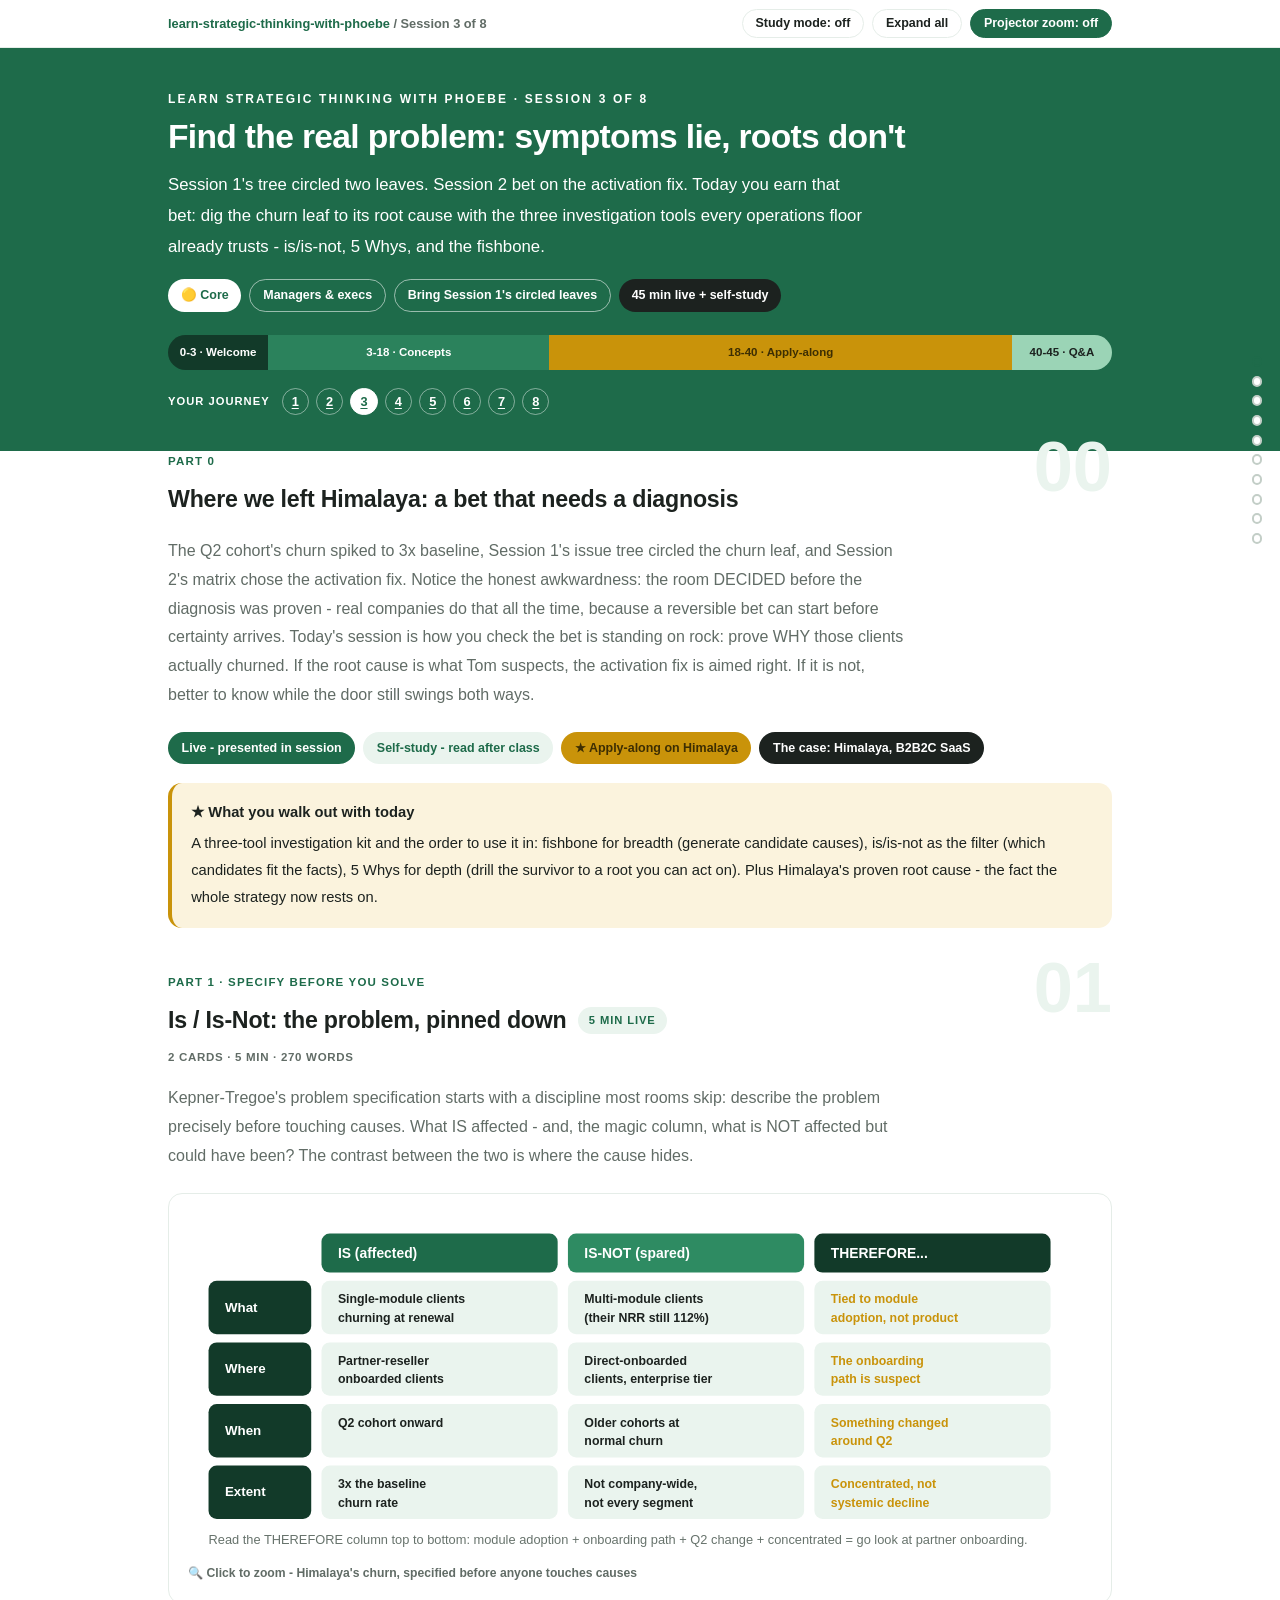
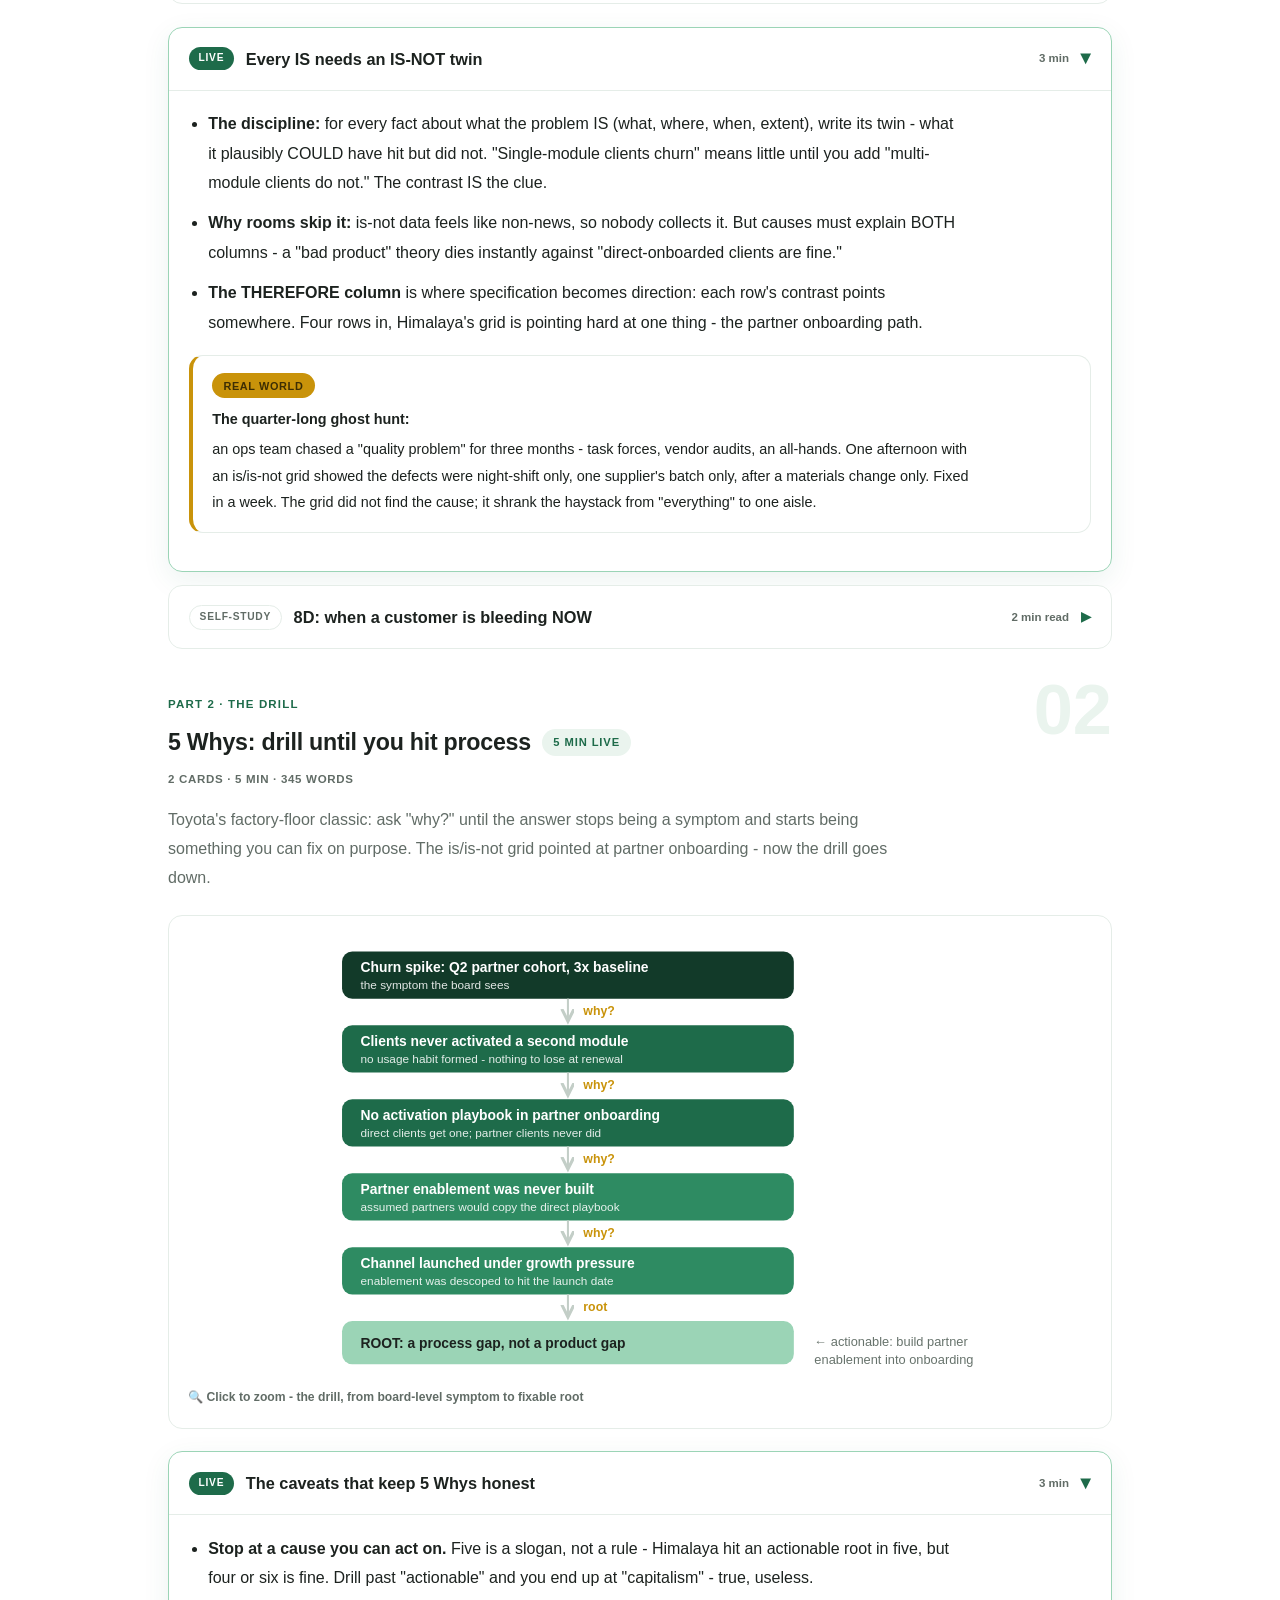
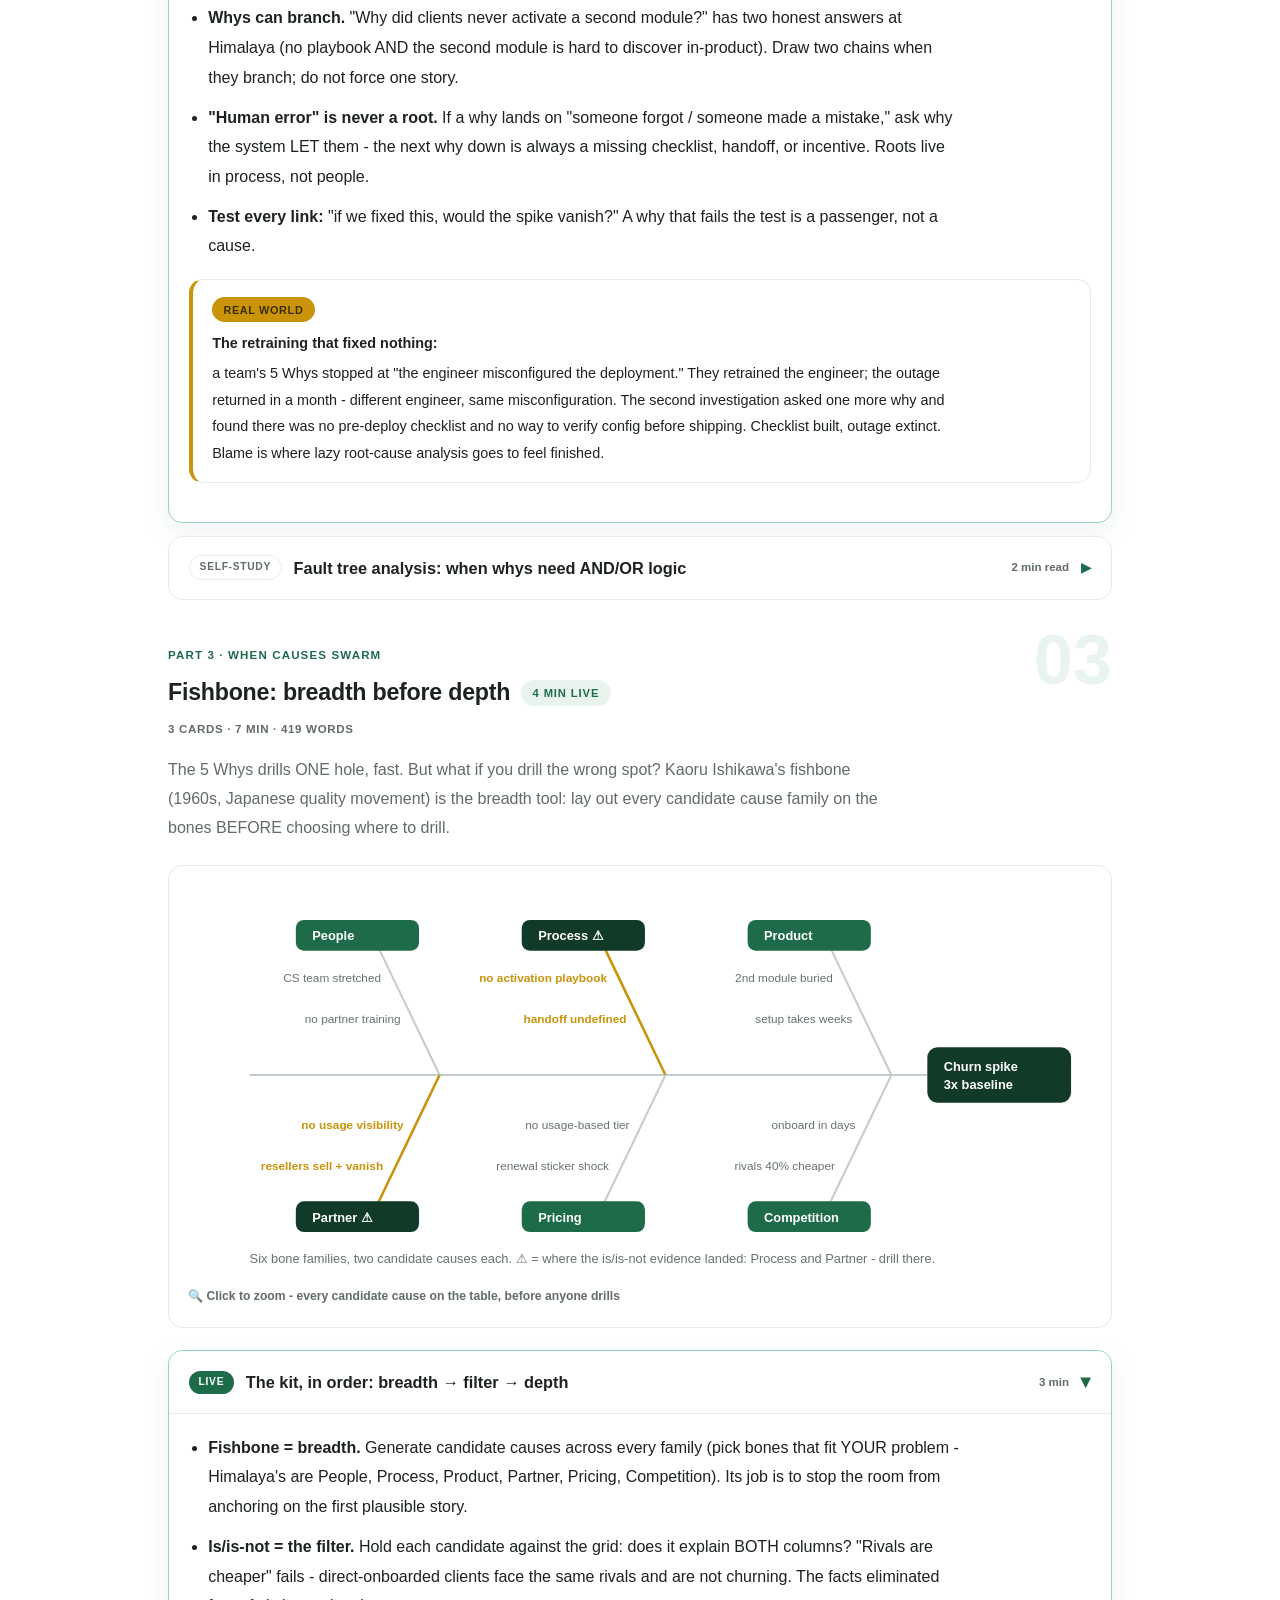
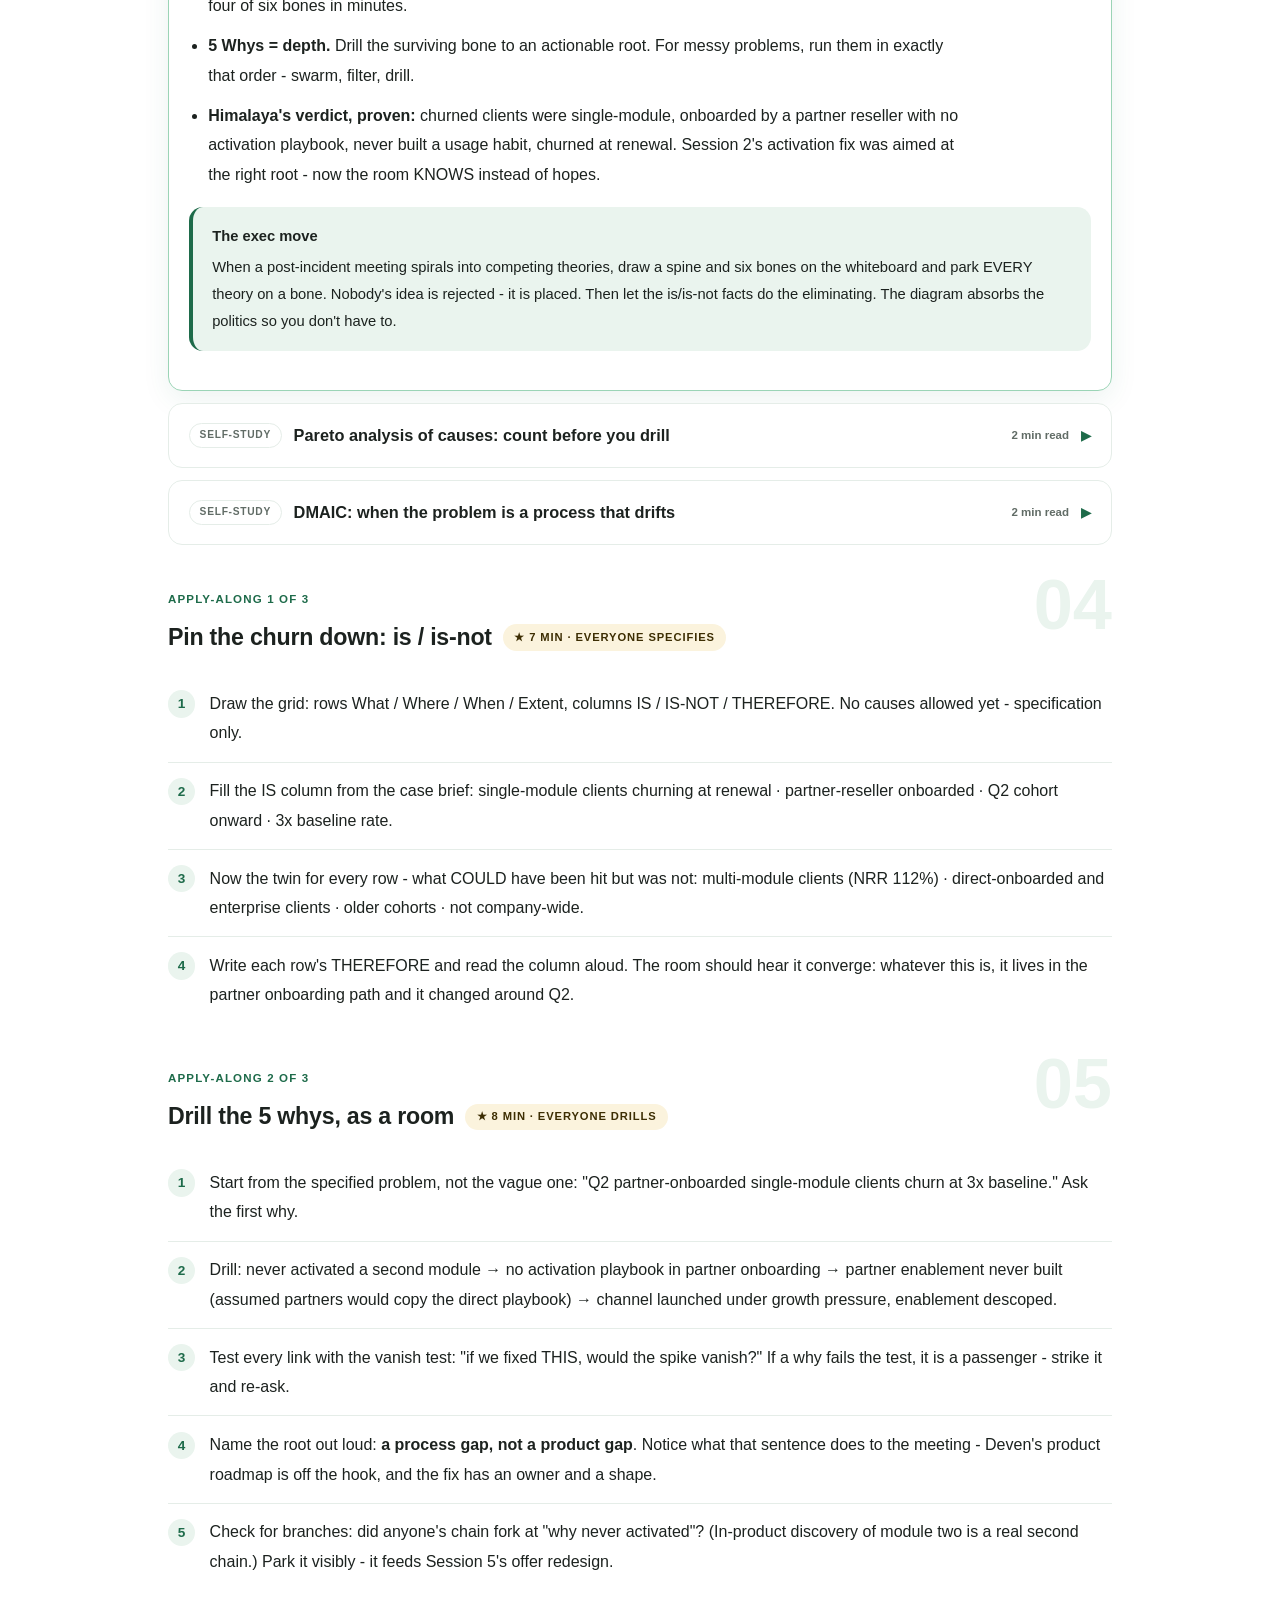
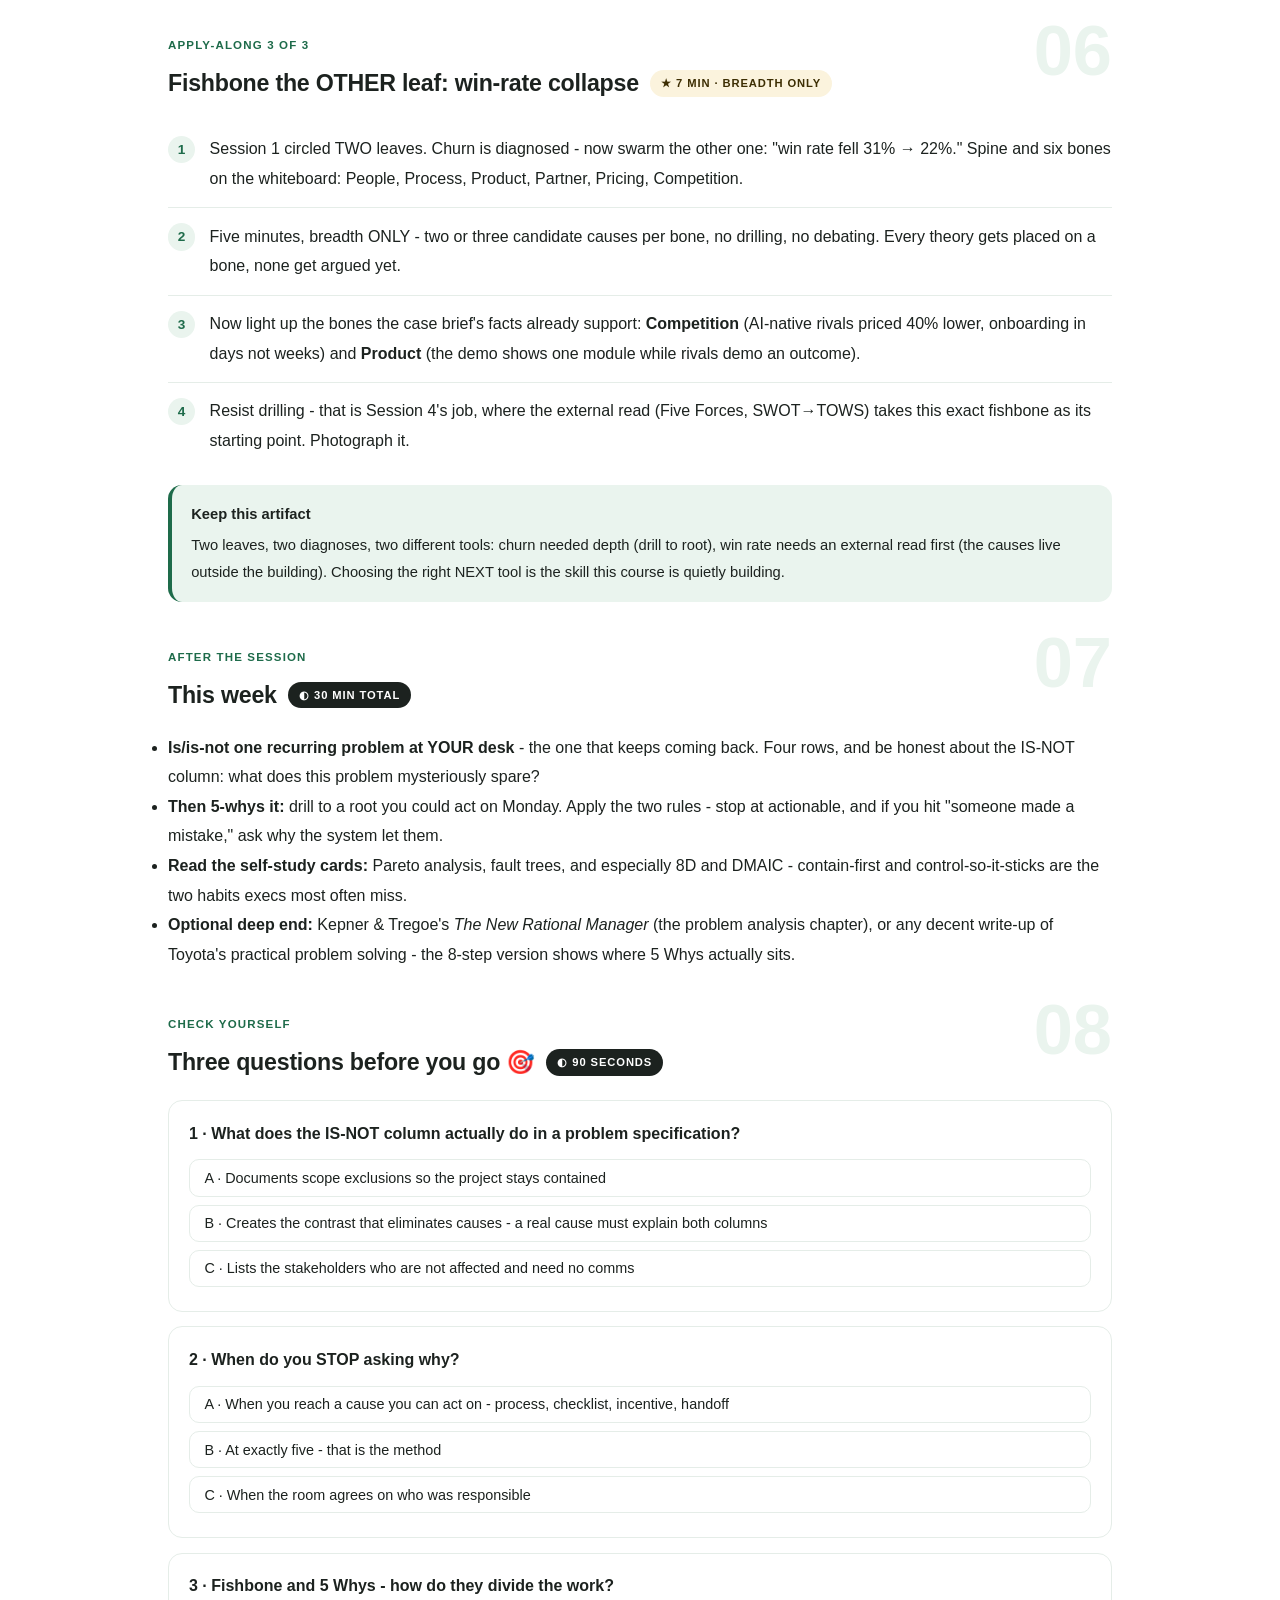
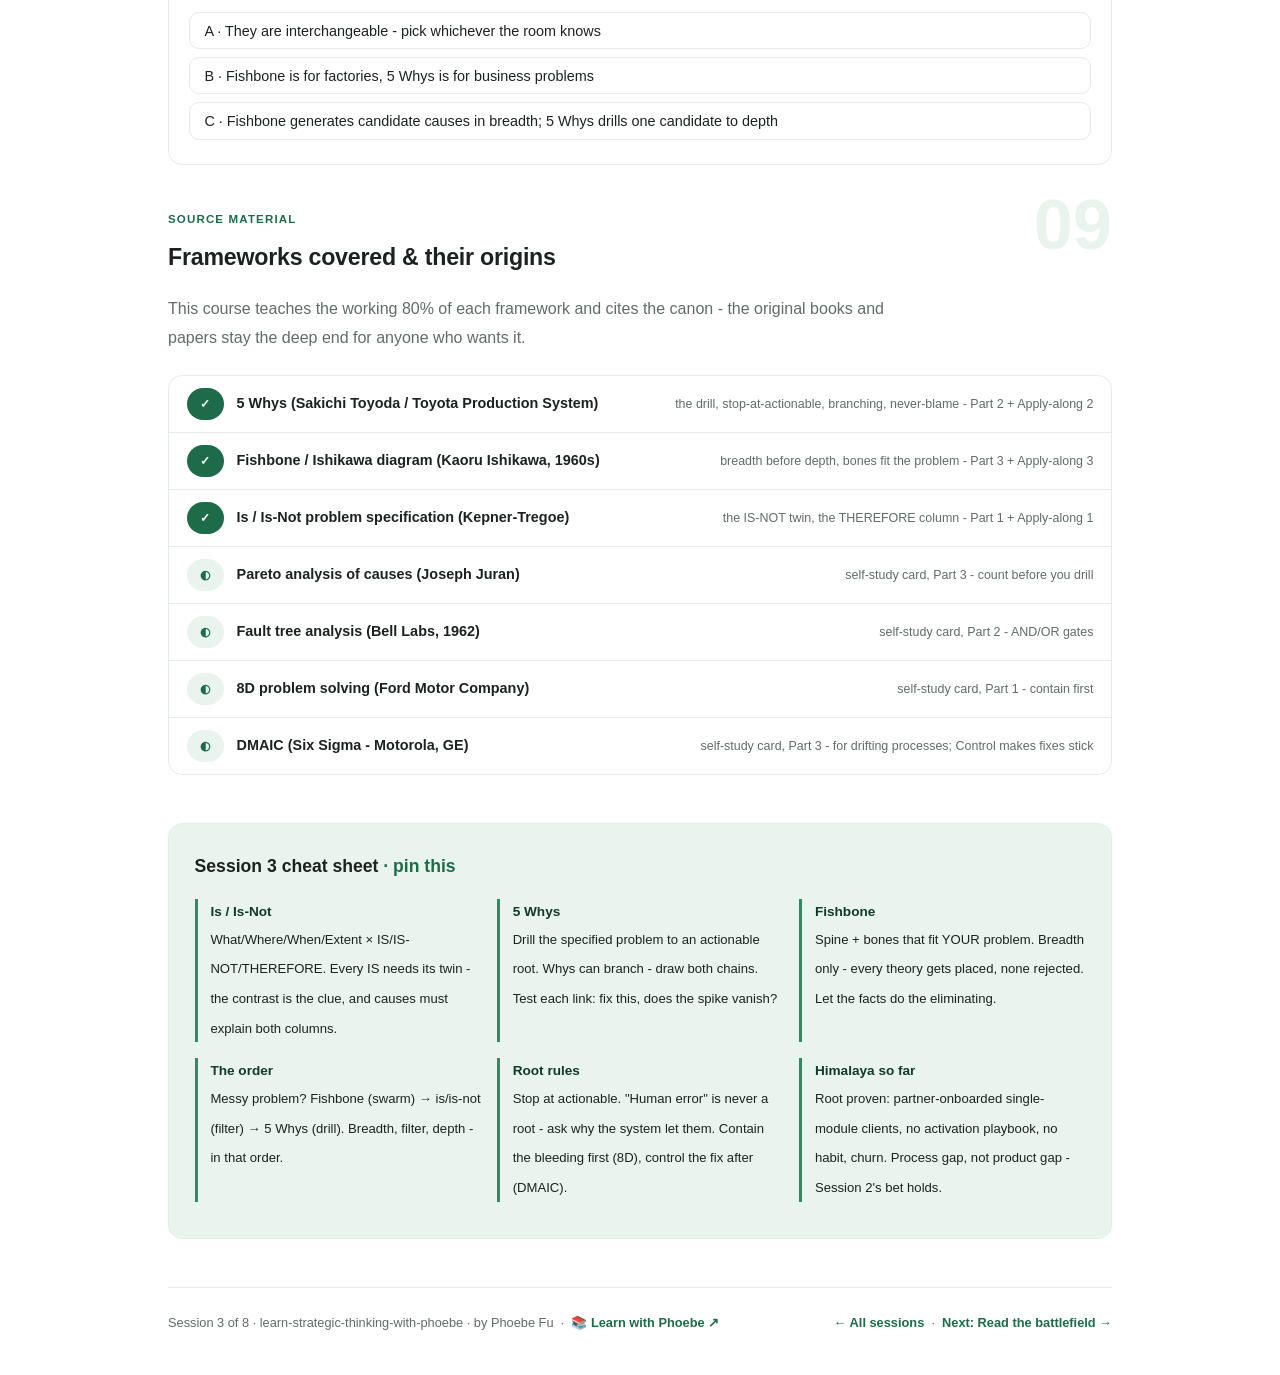
<file: courses/03-find-the-real-problem.html>
<!DOCTYPE html>
<html lang="en">
<head>
<meta charset="UTF-8">
<meta name="viewport" content="width=device-width, initial-scale=1.0">
<!-- social:start -->
<meta name="description" content="The Q2 cohort&#x27;s churn spiked to 3x baseline, Session 1&#x27;s issue tree circled the churn leaf, and Session 2&#x27;s matrix chose the activation fix. Notice the honest awkwardness: the room DECIDED...">
<meta property="og:type" content="article">
<meta property="og:site_name" content="Learn with Phoebe">
<meta property="og:title" content="Find the real problem: symptoms lie, roots don&#x27;t - learn strategic thinking with phoebe">
<meta property="og:description" content="The Q2 cohort&#x27;s churn spiked to 3x baseline, Session 1&#x27;s issue tree circled the churn leaf, and Session 2&#x27;s matrix chose the activation fix. Notice the honest awkwardness: the room DECIDED...">
<meta property="og:url" content="https://phoebefu6.github.io/learn-strategic-thinking-with-phoebe/courses/03-find-the-real-problem.html">
<meta property="og:image" content="https://phoebefu6.github.io/learn-strategic-thinking-with-phoebe/assets/og-cover.png">
<meta property="og:image:width" content="1200">
<meta property="og:image:height" content="630">
<meta name="twitter:card" content="summary_large_image">
<meta name="twitter:title" content="Find the real problem: symptoms lie, roots don&#x27;t - learn strategic thinking with phoebe">
<meta name="twitter:description" content="The Q2 cohort&#x27;s churn spiked to 3x baseline, Session 1&#x27;s issue tree circled the churn leaf, and Session 2&#x27;s matrix chose the activation fix. Notice the honest awkwardness: the room DECIDED...">
<meta name="twitter:image" content="https://phoebefu6.github.io/learn-strategic-thinking-with-phoebe/assets/og-cover.png">
<!-- social:end -->
<title>Session 3 · Find the real problem - learn strategic thinking with phoebe</title>
<link rel="stylesheet" href="../assets/style.css?v=37">
</head>
<body>

<div class="toolbar">
  <div class="wrap">
    <span class="crumb"><a href="../index.html">learn-strategic-thinking-with-phoebe</a> / Session 3 of 8</span>
    <button class="btn" id="toggle-all" type="button">Expand all</button>
    <button class="btn primary" id="zoom-toggle" type="button">Projector zoom: off</button>
  </div>
</div>

<header class="masthead">
  <div class="wrap">
    <div class="eyebrow">Learn Strategic Thinking with Phoebe · Session 3 of 8</div>
    <h1>Find the real problem: <span class="accent">symptoms lie, roots don't</span></h1>
    <p class="sub">Session 1's tree circled two leaves. Session 2 bet on the activation fix. Today you earn that bet: dig the churn leaf to its root cause with the three investigation tools every operations floor already trusts - is/is-not, 5 Whys, and the fishbone.</p>
    <div class="chip-row">
      <span class="chip level">🟡 Core</span>
      <span class="chip audience">Managers &amp; execs</span>
      <span class="chip audience">Bring Session 1's circled leaves</span>
      <span class="chip time">45 min live + self-study</span>
    </div>
    <div class="agenda">
      <span class="a1" style="flex:1">0-3 · Welcome</span>
      <span class="a2" style="flex:3">3-18 · Concepts</span>
      <span class="a3" style="flex:5">18-40 · Apply-along</span>
      <span class="a4" style="flex:1">40-45 · Q&amp;A</span>
    </div>
  </div>
</header>

<main class="wrap">

  <!-- ============ INTRO ============ -->
  <section class="section" id="intro">
    <div class="section-kicker">
      <span class="klabel">Part 0</span>
      <h2>Where we left Himalaya: a bet that needs a diagnosis</h2>
    </div>
    <p class="lede">The Q2 cohort's churn spiked to 3x baseline, Session 1's issue tree circled the churn leaf, and Session 2's matrix chose the activation fix. Notice the honest awkwardness: the room DECIDED before the diagnosis was proven - real companies do that all the time, because a reversible bet can start before certainty arrives. Today's session is how you check the bet is standing on rock: prove WHY those clients actually churned. If the root cause is what Tom suspects, the activation fix is aimed right. If it is not, better to know while the door still swings both ways.</p>
    <div class="legend">
      <span class="pill solid">Live - presented in session</span>
      <span class="pill light">Self-study - read after class</span>
      <span class="pill amber">★ Apply-along on Himalaya</span>
      <span class="pill inkpill">The case: Himalaya, B2B2C SaaS</span>
    </div>
    <div class="callout win">
      <strong>★ What you walk out with today</strong>
      A three-tool investigation kit and the order to use it in: fishbone for breadth (generate candidate causes), is/is-not as the filter (which candidates fit the facts), 5 Whys for depth (drill the survivor to a root you can act on). Plus Himalaya's proven root cause - the fact the whole strategy now rests on.
    </div>
  </section>

  <!-- ============ PART 1: IS / IS-NOT ============ -->
  <section class="section" id="isisnot">
    <div class="section-kicker">
      <span class="klabel">Part 1 · specify before you solve</span>
      <h2>Is / Is-Not: the problem, pinned down <span class="tag concept">5 min live</span></h2>
    </div>
    <p class="lede">Kepner-Tregoe's problem specification starts with a discipline most rooms skip: describe the problem precisely before touching causes. What IS affected - and, the magic column, what is NOT affected but could have been? The contrast between the two is where the cause hides.</p>

    <figure class="zoomable">
      <svg viewBox="0 0 880 330" xmlns="http://www.w3.org/2000/svg" role="img" aria-label="Is / is-not grid for Himalaya churn: what, where, when, extent rows against IS, IS-NOT and THEREFORE columns, pointing at the onboarding path">
        <style>
          .isnH { font: 700 13.5px Inter, sans-serif; fill: #FFFFFF; }
          .isnR { font: 700 13px Inter, sans-serif; fill: #FFFFFF; }
          .isnC { font: 600 12px Inter, sans-serif; fill: #1C221F; }
          .isnW { font: 700 12px Inter, sans-serif; fill: #C9930A; }
          .isnX { font: 400 12.5px Inter, sans-serif; fill: #67736C; }
        </style>
        <rect x="130" y="20" width="230" height="38" rx="8" fill="#1E6B4A"/>
        <text class="isnH" x="146" y="44">IS (affected)</text>
        <rect x="370" y="20" width="230" height="38" rx="8" fill="#2E8B62"/>
        <text class="isnH" x="386" y="44">IS-NOT (spared)</text>
        <rect x="610" y="20" width="230" height="38" rx="8" fill="#123A29"/>
        <text class="isnH" x="626" y="44">THEREFORE...</text>
        <rect x="20" y="66" width="100" height="52" rx="8" fill="#123A29"/>
        <text class="isnR" x="36" y="96">What</text>
        <rect x="130" y="66" width="230" height="52" rx="8" fill="#EAF4EE"/>
        <text class="isnC" x="146" y="88">Single-module clients</text>
        <text class="isnC" x="146" y="106">churning at renewal</text>
        <rect x="370" y="66" width="230" height="52" rx="8" fill="#EAF4EE"/>
        <text class="isnC" x="386" y="88">Multi-module clients</text>
        <text class="isnC" x="386" y="106">(their NRR still 112%)</text>
        <rect x="610" y="66" width="230" height="52" rx="8" fill="#EAF4EE"/>
        <text class="isnW" x="626" y="88">Tied to module</text>
        <text class="isnW" x="626" y="106">adoption, not product</text>
        <rect x="20" y="126" width="100" height="52" rx="8" fill="#123A29"/>
        <text class="isnR" x="36" y="156">Where</text>
        <rect x="130" y="126" width="230" height="52" rx="8" fill="#EAF4EE"/>
        <text class="isnC" x="146" y="148">Partner-reseller</text>
        <text class="isnC" x="146" y="166">onboarded clients</text>
        <rect x="370" y="126" width="230" height="52" rx="8" fill="#EAF4EE"/>
        <text class="isnC" x="386" y="148">Direct-onboarded</text>
        <text class="isnC" x="386" y="166">clients, enterprise tier</text>
        <rect x="610" y="126" width="230" height="52" rx="8" fill="#EAF4EE"/>
        <text class="isnW" x="626" y="148">The onboarding</text>
        <text class="isnW" x="626" y="166">path is suspect</text>
        <rect x="20" y="186" width="100" height="52" rx="8" fill="#123A29"/>
        <text class="isnR" x="36" y="216">When</text>
        <rect x="130" y="186" width="230" height="52" rx="8" fill="#EAF4EE"/>
        <text class="isnC" x="146" y="208">Q2 cohort onward</text>
        <rect x="370" y="186" width="230" height="52" rx="8" fill="#EAF4EE"/>
        <text class="isnC" x="386" y="208">Older cohorts at</text>
        <text class="isnC" x="386" y="226">normal churn</text>
        <rect x="610" y="186" width="230" height="52" rx="8" fill="#EAF4EE"/>
        <text class="isnW" x="626" y="208">Something changed</text>
        <text class="isnW" x="626" y="226">around Q2</text>
        <rect x="20" y="246" width="100" height="52" rx="8" fill="#123A29"/>
        <text class="isnR" x="36" y="276">Extent</text>
        <rect x="130" y="246" width="230" height="52" rx="8" fill="#EAF4EE"/>
        <text class="isnC" x="146" y="268">3x the baseline</text>
        <text class="isnC" x="146" y="286">churn rate</text>
        <rect x="370" y="246" width="230" height="52" rx="8" fill="#EAF4EE"/>
        <text class="isnC" x="386" y="268">Not company-wide,</text>
        <text class="isnC" x="386" y="286">not every segment</text>
        <rect x="610" y="246" width="230" height="52" rx="8" fill="#EAF4EE"/>
        <text class="isnW" x="626" y="268">Concentrated, not</text>
        <text class="isnW" x="626" y="286">systemic decline</text>
        <text class="isnX" x="20" y="322">Read the THEREFORE column top to bottom: module adoption + onboarding path + Q2 change + concentrated = go look at partner onboarding.</text>
      </svg>
      <figcaption>🔍 Click to zoom - Himalaya's churn, specified before anyone touches causes</figcaption>
    </figure>

    <details class="card" open>
      <summary><span class="mode live">Live</span>Every IS needs an IS-NOT twin<span class="mini">3 min</span><span class="caret">▶</span></summary>
      <div class="body">
        <ul>
          <li><strong>The discipline:</strong> for every fact about what the problem IS (what, where, when, extent), write its twin - what it plausibly COULD have hit but did not. "Single-module clients churn" means little until you add "multi-module clients do not." The contrast IS the clue.</li>
          <li><strong>Why rooms skip it:</strong> is-not data feels like non-news, so nobody collects it. But causes must explain BOTH columns - a "bad product" theory dies instantly against "direct-onboarded clients are fine."</li>
          <li><strong>The THEREFORE column</strong> is where specification becomes direction: each row's contrast points somewhere. Four rows in, Himalaya's grid is pointing hard at one thing - the partner onboarding path.</li>
        </ul>
        <div class="callout example">
          <span class="ex-pill">Real world</span>
          <p><strong>The quarter-long ghost hunt:</strong> an ops team chased a "quality problem" for three months - task forces, vendor audits, an all-hands. One afternoon with an is/is-not grid showed the defects were night-shift only, one supplier's batch only, after a materials change only. Fixed in a week. The grid did not find the cause; it shrank the haystack from "everything" to one aisle.</p>
        </div>
      </div>
    </details>

    <details class="card">
      <summary><span class="mode self">Self-study</span>8D: when a customer is bleeding NOW<span class="mini">2 min read</span><span class="caret">▶</span></summary>
      <div class="body">
        <p>Ford's 8D (eight disciplines) adds the step every elegant root-cause method forgets: <strong>containment first</strong>. Form the team, describe the problem (D1-D2), then D3 - stop the bleeding with an interim fix BEFORE hunting the root cause (D4-D7), and close by preventing recurrence (D8).</p>
        <p>The Himalaya translation: while today's session digs for the root, Tom should already be calling every single-module client up for renewal in the next 60 days. Containment is not the fix - it buys the time to find the fix without losing another cohort. When something is actively costing customers, contain first, diagnose second, and never confuse the two.</p>
      </div>
    </details>
  </section>

  <!-- ============ PART 2: 5 WHYS ============ -->
  <section class="section" id="fivewhys">
    <div class="section-kicker">
      <span class="klabel">Part 2 · the drill</span>
      <h2>5 Whys: drill until you hit process <span class="tag concept">5 min live</span></h2>
    </div>
    <p class="lede">Toyota's factory-floor classic: ask "why?" until the answer stops being a symptom and starts being something you can fix on purpose. The is/is-not grid pointed at partner onboarding - now the drill goes down.</p>

    <figure class="zoomable">
      <svg viewBox="0 0 880 430" xmlns="http://www.w3.org/2000/svg" role="img" aria-label="Himalaya 5 whys chain from churn spike down to the root cause: a process gap where partner enablement was descoped">
        <style>
          .wyT { font: 700 13.5px Inter, sans-serif; fill: #FFFFFF; }
          .wyS { font: 400 11.5px Inter, sans-serif; fill: #FFFFFF; opacity: .88; }
          .wyR { font: 700 13.5px Inter, sans-serif; fill: #1C221F; }
          .wyQ { font: 700 12px Inter, sans-serif; fill: #C9930A; }
          .wyX { font: 400 12.5px Inter, sans-serif; fill: #67736C; }
          .wyA { stroke: #C3CEC7; stroke-width: 2; fill: none; marker-end: url(#wyAh); }
        </style>
        <defs>
          <marker id="wyAh" markerWidth="8" markerHeight="8" refX="6" refY="3" orient="auto">
            <path d="M0,0 L6,3 L0,6" fill="none" stroke="#C3CEC7" stroke-width="1.5"/>
          </marker>
        </defs>
        <rect x="150" y="16" width="440" height="46" rx="10" fill="#123A29"/>
        <text class="wyT" x="168" y="36">Churn spike: Q2 partner cohort, 3x baseline</text>
        <text class="wyS" x="168" y="53">the symptom the board sees</text>
        <line class="wyA" x1="370" y1="62" x2="370" y2="84"/>
        <text class="wyQ" x="385" y="78">why?</text>
        <rect x="150" y="88" width="440" height="46" rx="10" fill="#1E6B4A"/>
        <text class="wyT" x="168" y="108">Clients never activated a second module</text>
        <text class="wyS" x="168" y="125">no usage habit formed - nothing to lose at renewal</text>
        <line class="wyA" x1="370" y1="134" x2="370" y2="156"/>
        <text class="wyQ" x="385" y="150">why?</text>
        <rect x="150" y="160" width="440" height="46" rx="10" fill="#1E6B4A"/>
        <text class="wyT" x="168" y="180">No activation playbook in partner onboarding</text>
        <text class="wyS" x="168" y="197">direct clients get one; partner clients never did</text>
        <line class="wyA" x1="370" y1="206" x2="370" y2="228"/>
        <text class="wyQ" x="385" y="222">why?</text>
        <rect x="150" y="232" width="440" height="46" rx="10" fill="#2E8B62"/>
        <text class="wyT" x="168" y="252">Partner enablement was never built</text>
        <text class="wyS" x="168" y="269">assumed partners would copy the direct playbook</text>
        <line class="wyA" x1="370" y1="278" x2="370" y2="300"/>
        <text class="wyQ" x="385" y="294">why?</text>
        <rect x="150" y="304" width="440" height="46" rx="10" fill="#2E8B62"/>
        <text class="wyT" x="168" y="324">Channel launched under growth pressure</text>
        <text class="wyS" x="168" y="341">enablement was descoped to hit the launch date</text>
        <line class="wyA" x1="370" y1="350" x2="370" y2="372"/>
        <text class="wyQ" x="385" y="366">root</text>
        <rect x="150" y="376" width="440" height="42" rx="10" fill="#9BD4B6"/>
        <text class="wyR" x="168" y="402">ROOT: a process gap, not a product gap</text>
        <text class="wyX" x="610" y="400">← actionable: build partner</text>
        <text class="wyX" x="610" y="418">enablement into onboarding</text>
      </svg>
      <figcaption>🔍 Click to zoom - the drill, from board-level symptom to fixable root</figcaption>
    </figure>

    <details class="card" open>
      <summary><span class="mode live">Live</span>The caveats that keep 5 Whys honest<span class="mini">3 min</span><span class="caret">▶</span></summary>
      <div class="body">
        <ul>
          <li><strong>Stop at a cause you can act on.</strong> Five is a slogan, not a rule - Himalaya hit an actionable root in five, but four or six is fine. Drill past "actionable" and you end up at "capitalism" - true, useless.</li>
          <li><strong>Whys can branch.</strong> "Why did clients never activate a second module?" has two honest answers at Himalaya (no playbook AND the second module is hard to discover in-product). Draw two chains when they branch; do not force one story.</li>
          <li><strong>"Human error" is never a root.</strong> If a why lands on "someone forgot / someone made a mistake," ask why the system LET them - the next why down is always a missing checklist, handoff, or incentive. Roots live in process, not people.</li>
          <li><strong>Test every link:</strong> "if we fixed this, would the spike vanish?" A why that fails the test is a passenger, not a cause.</li>
        </ul>
        <div class="callout example">
          <span class="ex-pill">Real world</span>
          <p><strong>The retraining that fixed nothing:</strong> a team's 5 Whys stopped at "the engineer misconfigured the deployment." They retrained the engineer; the outage returned in a month - different engineer, same misconfiguration. The second investigation asked one more why and found there was no pre-deploy checklist and no way to verify config before shipping. Checklist built, outage extinct. Blame is where lazy root-cause analysis goes to feel finished.</p>
        </div>
      </div>
    </details>

    <details class="card">
      <summary><span class="mode self">Self-study</span>Fault tree analysis: when whys need AND/OR logic<span class="mini">2 min read</span><span class="caret">▶</span></summary>
      <div class="body">
        <p>Born at Bell Labs in 1962 for missile safety, fault tree analysis is the engineer's upgrade to 5 Whys: start from the failure at the top, decompose downward through logic gates - this fails if A <strong>OR</strong> B happens; that fails only if C <strong>AND</strong> D happen together.</p>
        <p>The gates matter because they change where you spend: an OR gate means every child is a full path to failure (harden all of them); an AND gate means killing ONE child kills the branch (harden the cheapest). Himalaya's churn was an AND: no playbook AND no in-product discovery of the second module - which is genuinely good news, because fixing either one breaks the failure path. Overkill for most business problems; exactly right when the failure is rare, expensive, and multi-causal.</p>
      </div>
    </details>
  </section>

  <!-- ============ PART 3: FISHBONE ============ -->
  <section class="section" id="fishbone">
    <div class="section-kicker">
      <span class="klabel">Part 3 · when causes swarm</span>
      <h2>Fishbone: breadth before depth <span class="tag concept">4 min live</span></h2>
    </div>
    <p class="lede">The 5 Whys drills ONE hole, fast. But what if you drill the wrong spot? Kaoru Ishikawa's fishbone (1960s, Japanese quality movement) is the breadth tool: lay out every candidate cause family on the bones BEFORE choosing where to drill.</p>

    <figure class="zoomable">
      <svg viewBox="0 0 880 380" xmlns="http://www.w3.org/2000/svg" role="img" aria-label="Fishbone diagram for the Himalaya churn spike with six bones - people, process, product, partner, pricing, competition - process and partner highlighted by the evidence">
        <style>
          .fbT { font: 700 12.5px Inter, sans-serif; fill: #FFFFFF; }
          .fbC { font: 400 11.5px Inter, sans-serif; fill: #67736C; }
          .fbHot { font: 600 11.5px Inter, sans-serif; fill: #C9930A; }
          .fbL { stroke: #C3CEC7; stroke-width: 2; fill: none; }
          .fbHL { stroke: #C9930A; stroke-width: 2.5; fill: none; }
          .fbX { font: 400 12.5px Inter, sans-serif; fill: #67736C; }
        </style>
        <line class="fbL" x1="60" y1="185" x2="720" y2="185"/>
        <rect x="720" y="158" width="140" height="54" rx="10" fill="#123A29"/>
        <text class="fbT" x="736" y="181">Churn spike</text>
        <text class="fbT" x="736" y="199">3x baseline</text>
        <line class="fbL" x1="185" y1="60" x2="245" y2="185"/>
        <rect x="105" y="34" width="120" height="30" rx="8" fill="#1E6B4A"/>
        <text class="fbT" x="121" y="54">People</text>
        <text class="fbC" x="188" y="94" text-anchor="end">CS team stretched</text>
        <text class="fbC" x="207" y="134" text-anchor="end">no partner training</text>
        <line class="fbHL" x1="405" y1="60" x2="465" y2="185"/>
        <rect x="325" y="34" width="120" height="30" rx="8" fill="#123A29"/>
        <text class="fbT" x="341" y="54">Process ⚠</text>
        <text class="fbHot" x="408" y="94" text-anchor="end">no activation playbook</text>
        <text class="fbHot" x="427" y="134" text-anchor="end">handoff undefined</text>
        <line class="fbL" x1="625" y1="60" x2="685" y2="185"/>
        <rect x="545" y="34" width="120" height="30" rx="8" fill="#1E6B4A"/>
        <text class="fbT" x="561" y="54">Product</text>
        <text class="fbC" x="628" y="94" text-anchor="end">2nd module buried</text>
        <text class="fbC" x="647" y="134" text-anchor="end">setup takes weeks</text>
        <line class="fbHL" x1="185" y1="310" x2="245" y2="185"/>
        <rect x="105" y="308" width="120" height="30" rx="8" fill="#123A29"/>
        <text class="fbT" x="121" y="328">Partner ⚠</text>
        <text class="fbHot" x="190" y="278" text-anchor="end">resellers sell + vanish</text>
        <text class="fbHot" x="210" y="238" text-anchor="end">no usage visibility</text>
        <line class="fbL" x1="405" y1="310" x2="465" y2="185"/>
        <rect x="325" y="308" width="120" height="30" rx="8" fill="#1E6B4A"/>
        <text class="fbT" x="341" y="328">Pricing</text>
        <text class="fbC" x="410" y="278" text-anchor="end">renewal sticker shock</text>
        <text class="fbC" x="430" y="238" text-anchor="end">no usage-based tier</text>
        <line class="fbL" x1="625" y1="310" x2="685" y2="185"/>
        <rect x="545" y="308" width="120" height="30" rx="8" fill="#1E6B4A"/>
        <text class="fbT" x="561" y="328">Competition</text>
        <text class="fbC" x="630" y="278" text-anchor="end">rivals 40% cheaper</text>
        <text class="fbC" x="650" y="238" text-anchor="end">onboard in days</text>
        <text class="fbX" x="60" y="368">Six bone families, two candidate causes each. ⚠ = where the is/is-not evidence landed: Process and Partner - drill there.</text>
      </svg>
      <figcaption>🔍 Click to zoom - every candidate cause on the table, before anyone drills</figcaption>
    </figure>

    <details class="card" open>
      <summary><span class="mode live">Live</span>The kit, in order: breadth → filter → depth<span class="mini">3 min</span><span class="caret">▶</span></summary>
      <div class="body">
        <ul>
          <li><strong>Fishbone = breadth.</strong> Generate candidate causes across every family (pick bones that fit YOUR problem - Himalaya's are People, Process, Product, Partner, Pricing, Competition). Its job is to stop the room from anchoring on the first plausible story.</li>
          <li><strong>Is/is-not = the filter.</strong> Hold each candidate against the grid: does it explain BOTH columns? "Rivals are cheaper" fails - direct-onboarded clients face the same rivals and are not churning. The facts eliminated four of six bones in minutes.</li>
          <li><strong>5 Whys = depth.</strong> Drill the surviving bone to an actionable root. For messy problems, run them in exactly that order - swarm, filter, drill.</li>
          <li><strong>Himalaya's verdict, proven:</strong> churned clients were single-module, onboarded by a partner reseller with no activation playbook, never built a usage habit, churned at renewal. Session 2's activation fix was aimed at the right root - now the room KNOWS instead of hopes.</li>
        </ul>
        <div class="callout tip">
          <strong>The exec move</strong>
          When a post-incident meeting spirals into competing theories, draw a spine and six bones on the whiteboard and park EVERY theory on a bone. Nobody's idea is rejected - it is placed. Then let the is/is-not facts do the eliminating. The diagram absorbs the politics so you don't have to.
        </div>
      </div>
    </details>

    <details class="card">
      <summary><span class="mode self">Self-study</span>Pareto analysis of causes: count before you drill<span class="mini">2 min read</span><span class="caret">▶</span></summary>
      <div class="body">
        <p>Joseph Juran's "vital few, trivial many": before drilling any single cause, tally how often each candidate actually shows up in the data. Pull Himalaya's last 40 churned accounts and count - how many were partner-onboarded and single-module? If it is 31 of 40, the fishbone's hot bones are confirmed in an afternoon. If it is 12, your neat story just met an inconvenient distribution.</p>
        <p>The move is embarrassingly simple - a tally chart sorted tallest-first - which is why it gets skipped in rooms that prefer narrative to counting. Session 1's 80/20 instinct, now pointed at causes: drill where the count is, not where the loudest anecdote lives.</p>
      </div>
    </details>

    <details class="card">
      <summary><span class="mode self">Self-study</span>DMAIC: when the problem is a process that drifts<span class="mini">2 min read</span><span class="caret">▶</span></summary>
      <div class="body">
        <p>Today's kit suits EVENTS - a spike, an outage, a cohort gone wrong. When the problem is a process that slowly drifts (onboarding time creeping up, quality sliding a percent a quarter), Six Sigma's DMAIC is the wrapper: <strong>Define</strong> the defect in metric terms, <strong>Measure</strong> the baseline honestly, <strong>Analyze</strong> root causes (today's three tools slot in here), <strong>Improve</strong> with tested changes, <strong>Control</strong> so the fix sticks with monitoring and owners.</p>
        <p>That last letter is the one Himalaya will need in Session 7: an activation playbook that ships without a control plan - a metric, a dashboard, an owner - quietly rots back to baseline within a year. Fixes decay; Control is what stops them.</p>
      </div>
    </details>
  </section>

  <!-- ============ DEMO 1 ============ -->
  <section class="section" id="demo-1">
    <div class="section-kicker">
      <span class="klabel">Apply-along 1 of 3</span>
      <h2>Pin the churn down: is / is-not <span class="tag demo">★ 7 min · everyone specifies</span></h2>
    </div>
    <div class="steps">
      <div class="step"><p>Draw the grid: rows What / Where / When / Extent, columns IS / IS-NOT / THEREFORE. No causes allowed yet - specification only.</p></div>
      <div class="step"><p>Fill the IS column from the case brief: single-module clients churning at renewal · partner-reseller onboarded · Q2 cohort onward · 3x baseline rate.</p></div>
      <div class="step"><p>Now the twin for every row - what COULD have been hit but was not: multi-module clients (NRR 112%) · direct-onboarded and enterprise clients · older cohorts · not company-wide.</p></div>
      <div class="step"><p>Write each row's THEREFORE and read the column aloud. The room should hear it converge: whatever this is, it lives in the partner onboarding path and it changed around Q2.</p></div>
    </div>
  </section>

  <!-- ============ DEMO 2 ============ -->
  <section class="section" id="demo-2">
    <div class="section-kicker">
      <span class="klabel">Apply-along 2 of 3</span>
      <h2>Drill the 5 whys, as a room <span class="tag demo">★ 8 min · everyone drills</span></h2>
    </div>
    <div class="steps">
      <div class="step"><p>Start from the specified problem, not the vague one: "Q2 partner-onboarded single-module clients churn at 3x baseline." Ask the first why.</p></div>
      <div class="step"><p>Drill: never activated a second module → no activation playbook in partner onboarding → partner enablement never built (assumed partners would copy the direct playbook) → channel launched under growth pressure, enablement descoped.</p></div>
      <div class="step"><p>Test every link with the vanish test: "if we fixed THIS, would the spike vanish?" If a why fails the test, it is a passenger - strike it and re-ask.</p></div>
      <div class="step"><p>Name the root out loud: <strong>a process gap, not a product gap</strong>. Notice what that sentence does to the meeting - Deven's product roadmap is off the hook, and the fix has an owner and a shape.</p></div>
      <div class="step"><p>Check for branches: did anyone's chain fork at "why never activated"? (In-product discovery of module two is a real second chain.) Park it visibly - it feeds Session 5's offer redesign.</p></div>
    </div>
  </section>

  <!-- ============ DEMO 3 ============ -->
  <section class="section" id="demo-3">
    <div class="section-kicker">
      <span class="klabel">Apply-along 3 of 3</span>
      <h2>Fishbone the OTHER leaf: win-rate collapse <span class="tag demo">★ 7 min · breadth only</span></h2>
    </div>
    <div class="steps">
      <div class="step"><p>Session 1 circled TWO leaves. Churn is diagnosed - now swarm the other one: "win rate fell 31% → 22%." Spine and six bones on the whiteboard: People, Process, Product, Partner, Pricing, Competition.</p></div>
      <div class="step"><p>Five minutes, breadth ONLY - two or three candidate causes per bone, no drilling, no debating. Every theory gets placed on a bone, none get argued yet.</p></div>
      <div class="step"><p>Now light up the bones the case brief's facts already support: <strong>Competition</strong> (AI-native rivals priced 40% lower, onboarding in days not weeks) and <strong>Product</strong> (the demo shows one module while rivals demo an outcome).</p></div>
      <div class="step"><p>Resist drilling - that is Session 4's job, where the external read (Five Forces, SWOT→TOWS) takes this exact fishbone as its starting point. Photograph it.</p></div>
    </div>
    <div class="callout tip">
      <strong>Keep this artifact</strong>
      Two leaves, two diagnoses, two different tools: churn needed depth (drill to root), win rate needs an external read first (the causes live outside the building). Choosing the right NEXT tool is the skill this course is quietly building.
    </div>
  </section>

  <!-- ============ HOMEWORK ============ -->
  <section class="section" id="exercise">
    <div class="section-kicker">
      <span class="klabel">After the session</span>
      <h2>This week <span class="tag exercise">◐ 30 min total</span></h2>
    </div>
    <ul>
      <li><strong>Is/is-not one recurring problem at YOUR desk</strong> - the one that keeps coming back. Four rows, and be honest about the IS-NOT column: what does this problem mysteriously spare?</li>
      <li><strong>Then 5-whys it:</strong> drill to a root you could act on Monday. Apply the two rules - stop at actionable, and if you hit "someone made a mistake," ask why the system let them.</li>
      <li><strong>Read the self-study cards:</strong> Pareto analysis, fault trees, and especially 8D and DMAIC - contain-first and control-so-it-sticks are the two habits execs most often miss.</li>
      <li><strong>Optional deep end:</strong> Kepner &amp; Tregoe's <em>The New Rational Manager</em> (the problem analysis chapter), or any decent write-up of Toyota's practical problem solving - the 8-step version shows where 5 Whys actually sits.</li>
    </ul>
  </section>

  <!-- ============ QUIZ ============ -->
  <section class="section" id="quiz">
    <div class="section-kicker">
      <span class="klabel">Check yourself</span>
      <h2>Three questions before you go 🎯 <span class="tag exercise">◐ 90 seconds</span></h2>
    </div>
    <div class="quiz-q" data-answer="1">
      <p class="qtext">1 · What does the IS-NOT column actually do in a problem specification?</p>
      <button class="qopt" type="button">A · Documents scope exclusions so the project stays contained</button>
      <button class="qopt" type="button">B · Creates the contrast that eliminates causes - a real cause must explain both columns</button>
      <button class="qopt" type="button">C · Lists the stakeholders who are not affected and need no comms</button>
      <p class="qwhy">"Bad product" cannot explain why direct-onboarded clients are fine. Every candidate cause has to survive BOTH columns - the contrast is the filter.</p>
    </div>
    <div class="quiz-q" data-answer="0">
      <p class="qtext">2 · When do you STOP asking why?</p>
      <button class="qopt" type="button">A · When you reach a cause you can act on - process, checklist, incentive, handoff</button>
      <button class="qopt" type="button">B · At exactly five - that is the method</button>
      <button class="qopt" type="button">C · When the room agrees on who was responsible</button>
      <p class="qwhy">Five is a slogan. Stop at actionable; drill further and you reach true-but-useless. And "who was responsible" is never a root - ask why the system let it happen.</p>
    </div>
    <div class="quiz-q" data-answer="2">
      <p class="qtext">3 · Fishbone and 5 Whys - how do they divide the work?</p>
      <button class="qopt" type="button">A · They are interchangeable - pick whichever the room knows</button>
      <button class="qopt" type="button">B · Fishbone is for factories, 5 Whys is for business problems</button>
      <button class="qopt" type="button">C · Fishbone generates candidate causes in breadth; 5 Whys drills one candidate to depth</button>
      <p class="qwhy">Breadth then depth: swarm the candidates on the bones, filter them against the is/is-not facts, then drill the survivor. Order is the method.</p>
    </div>
    <p class="quiz-score"></p>
  </section>

  <!-- ============ SOURCES ============ -->
  <section class="section" id="official">
    <div class="section-kicker">
      <span class="klabel">Source material</span>
      <h2>Frameworks covered &amp; their origins</h2>
    </div>
    <p class="lede">This course teaches the working 80% of each framework and cites the canon - the original books and papers stay the deep end for anyone who wants it.</p>
    <div class="covered">
      <div class="covered-row"><span class="status pill solid">✓</span><span class="name">5 Whys (Sakichi Toyoda / Toyota Production System)</span><span class="note">the drill, stop-at-actionable, branching, never-blame - Part 2 + Apply-along 2</span></div>
      <div class="covered-row"><span class="status pill solid">✓</span><span class="name">Fishbone / Ishikawa diagram (Kaoru Ishikawa, 1960s)</span><span class="note">breadth before depth, bones fit the problem - Part 3 + Apply-along 3</span></div>
      <div class="covered-row"><span class="status pill solid">✓</span><span class="name">Is / Is-Not problem specification (Kepner-Tregoe)</span><span class="note">the IS-NOT twin, the THEREFORE column - Part 1 + Apply-along 1</span></div>
      <div class="covered-row"><span class="status pill light">◐</span><span class="name">Pareto analysis of causes (Joseph Juran)</span><span class="note">self-study card, Part 3 - count before you drill</span></div>
      <div class="covered-row"><span class="status pill light">◐</span><span class="name">Fault tree analysis (Bell Labs, 1962)</span><span class="note">self-study card, Part 2 - AND/OR gates</span></div>
      <div class="covered-row"><span class="status pill light">◐</span><span class="name">8D problem solving (Ford Motor Company)</span><span class="note">self-study card, Part 1 - contain first</span></div>
      <div class="covered-row"><span class="status pill light">◐</span><span class="name">DMAIC (Six Sigma - Motorola, GE)</span><span class="note">self-study card, Part 3 - for drifting processes; Control makes fixes stick</span></div>
    </div>
  </section>

  <!-- ============ CHEAT SHEET ============ -->
  <section class="cheat" id="cheatsheet">
    <h3>Session 3 cheat sheet <span>· pin this</span></h3>
    <div class="grid-2">
      <div class="cheat-item"><b>Is / Is-Not</b><span>What/Where/When/Extent × IS/IS-NOT/THEREFORE. Every IS needs its twin - the contrast is the clue, and causes must explain both columns.</span></div>
      <div class="cheat-item"><b>5 Whys</b><span>Drill the specified problem to an actionable root. Whys can branch - draw both chains. Test each link: fix this, does the spike vanish?</span></div>
      <div class="cheat-item"><b>Fishbone</b><span>Spine + bones that fit YOUR problem. Breadth only - every theory gets placed, none rejected. Let the facts do the eliminating.</span></div>
      <div class="cheat-item"><b>The order</b><span>Messy problem? Fishbone (swarm) → is/is-not (filter) → 5 Whys (drill). Breadth, filter, depth - in that order.</span></div>
      <div class="cheat-item"><b>Root rules</b><span>Stop at actionable. "Human error" is never a root - ask why the system let them. Contain the bleeding first (8D), control the fix after (DMAIC).</span></div>
      <div class="cheat-item"><b>Himalaya so far</b><span>Root proven: partner-onboarded single-module clients, no activation playbook, no habit, churn. Process gap, not product gap - Session 2's bet holds.</span></div>
    </div>
  </section>

  <footer class="pagefoot">
    <span>Session 3 of 8 · learn-strategic-thinking-with-phoebe · by Phoebe Fu &nbsp;·&nbsp; 📚 <a href="https://phoebefu6.github.io/learn-with-phoebe/">Learn with Phoebe ↗</a></span>
    <span><a href="../index.html">← All sessions</a> &nbsp;·&nbsp; <a href="04-read-the-battlefield.html">Next: Read the battlefield →</a></span>
  </footer>

</main>

<script src="../assets/app.js?v=36"></script>
</body>
</html>
</file>
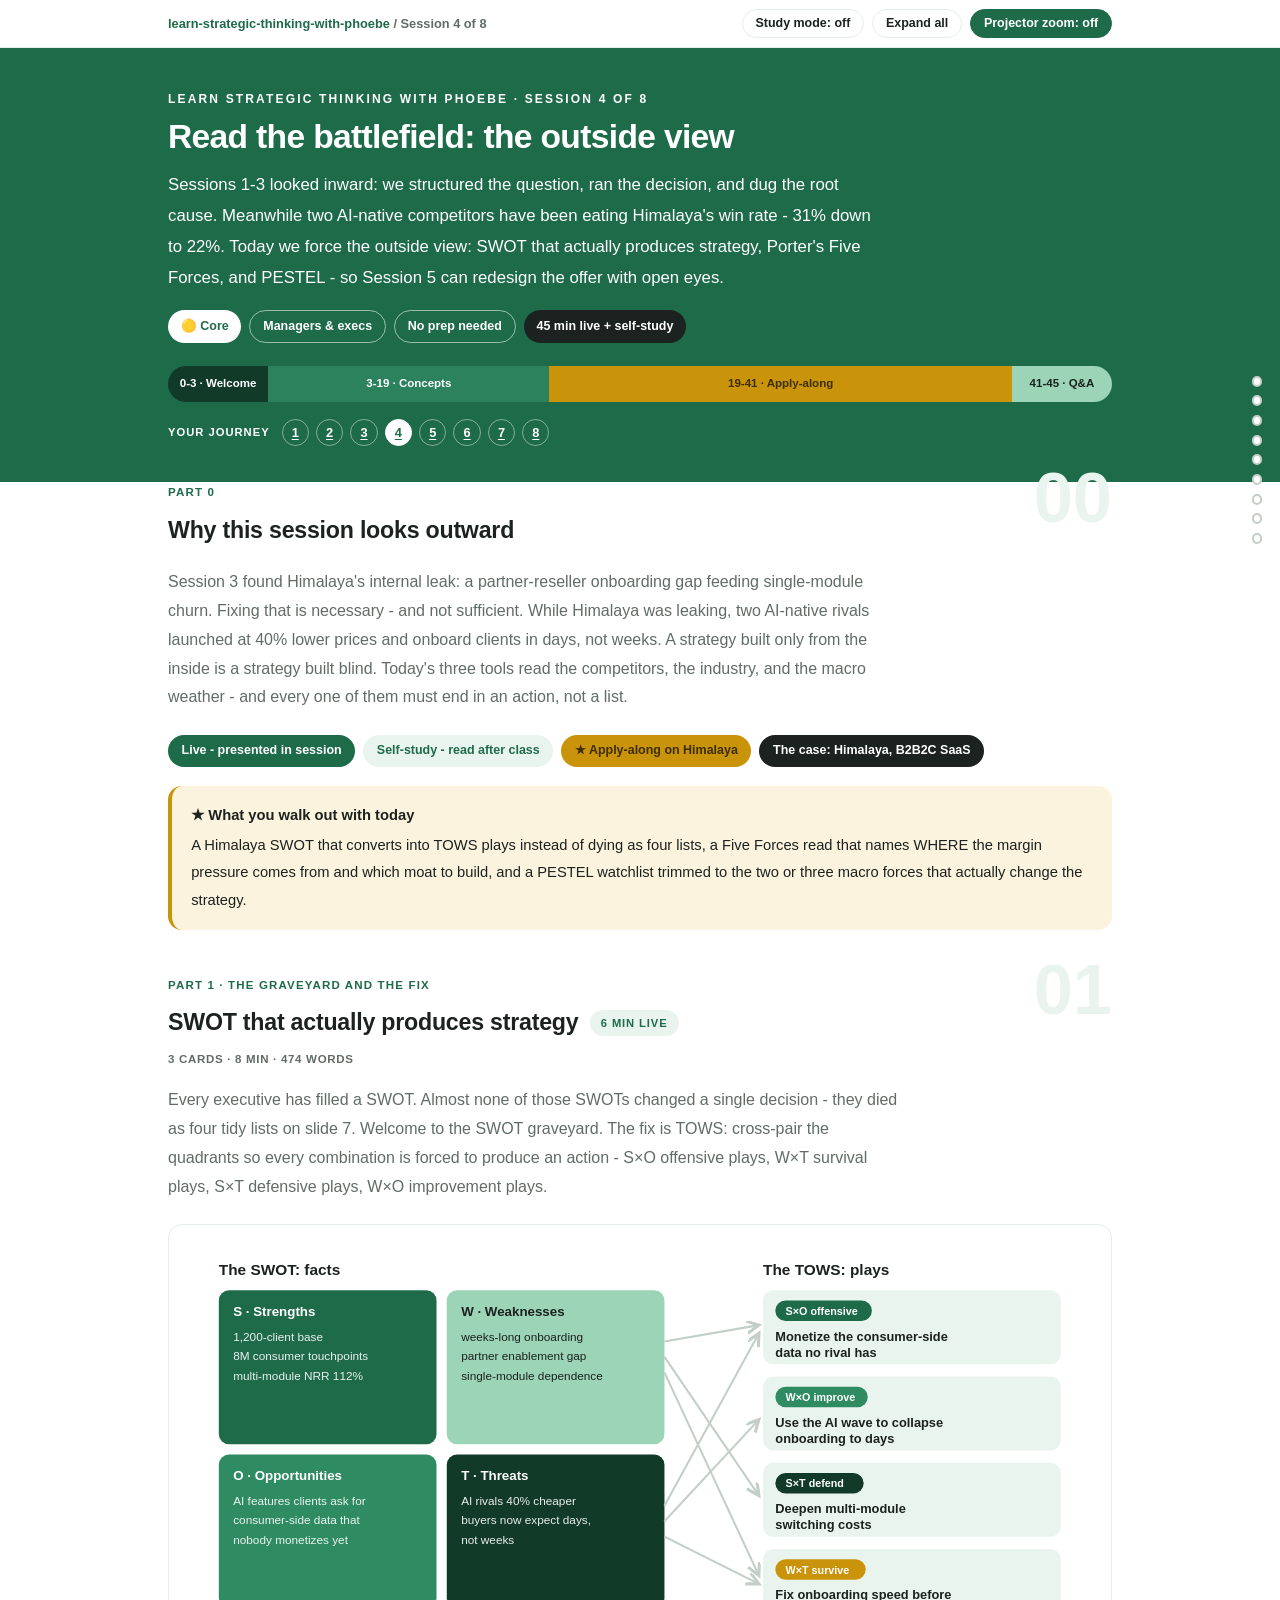
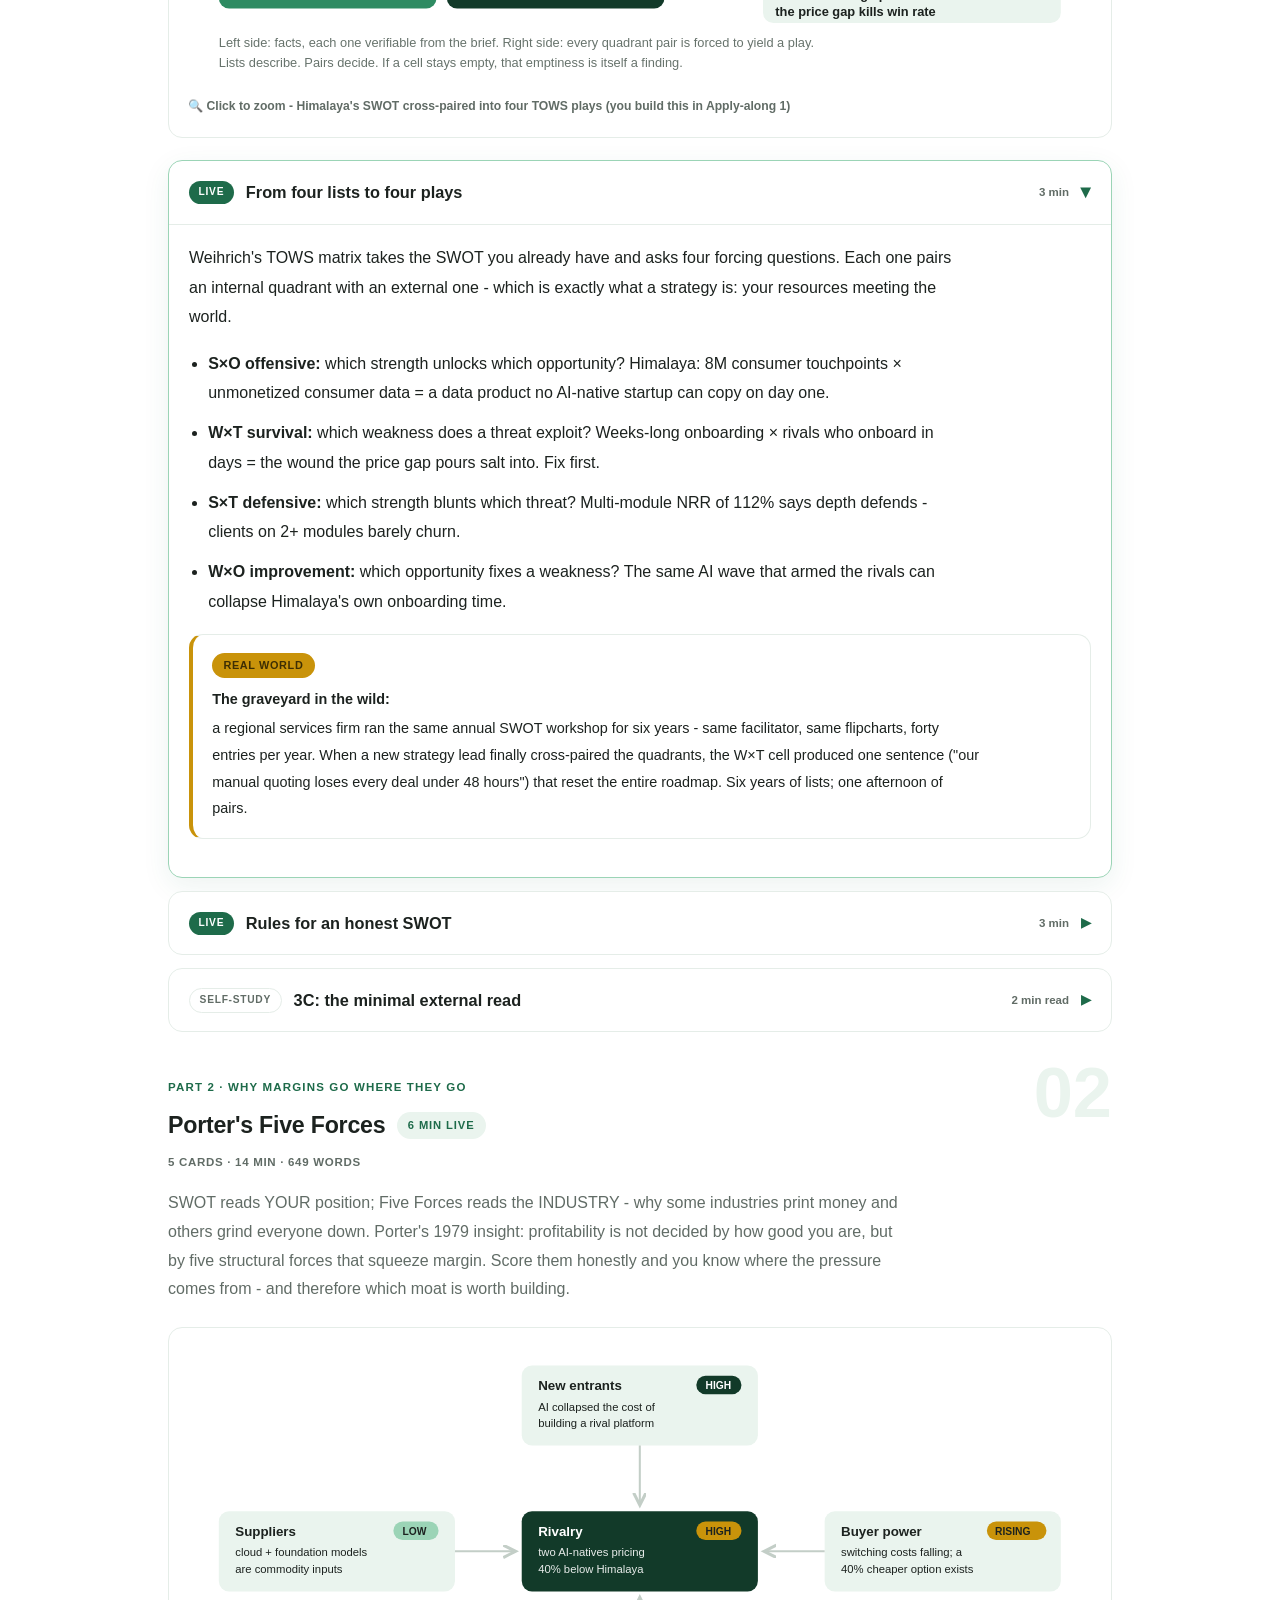
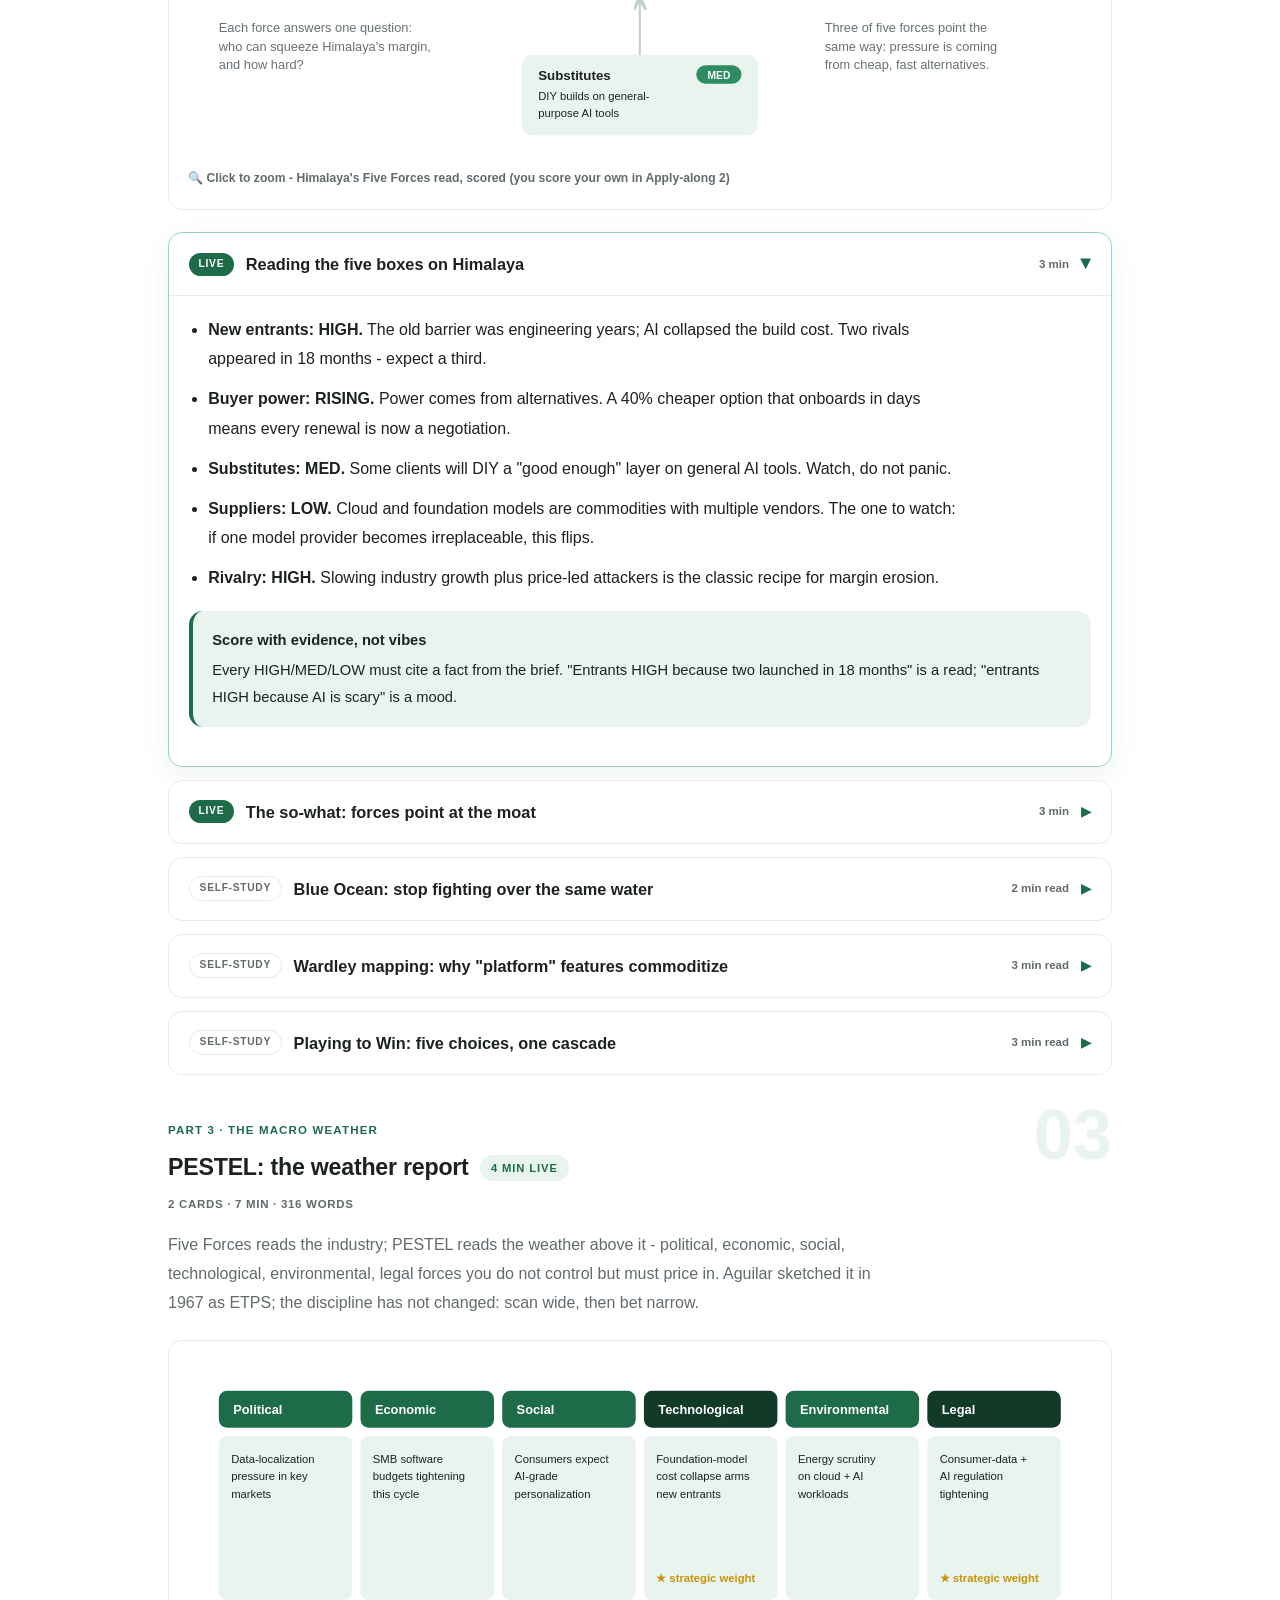
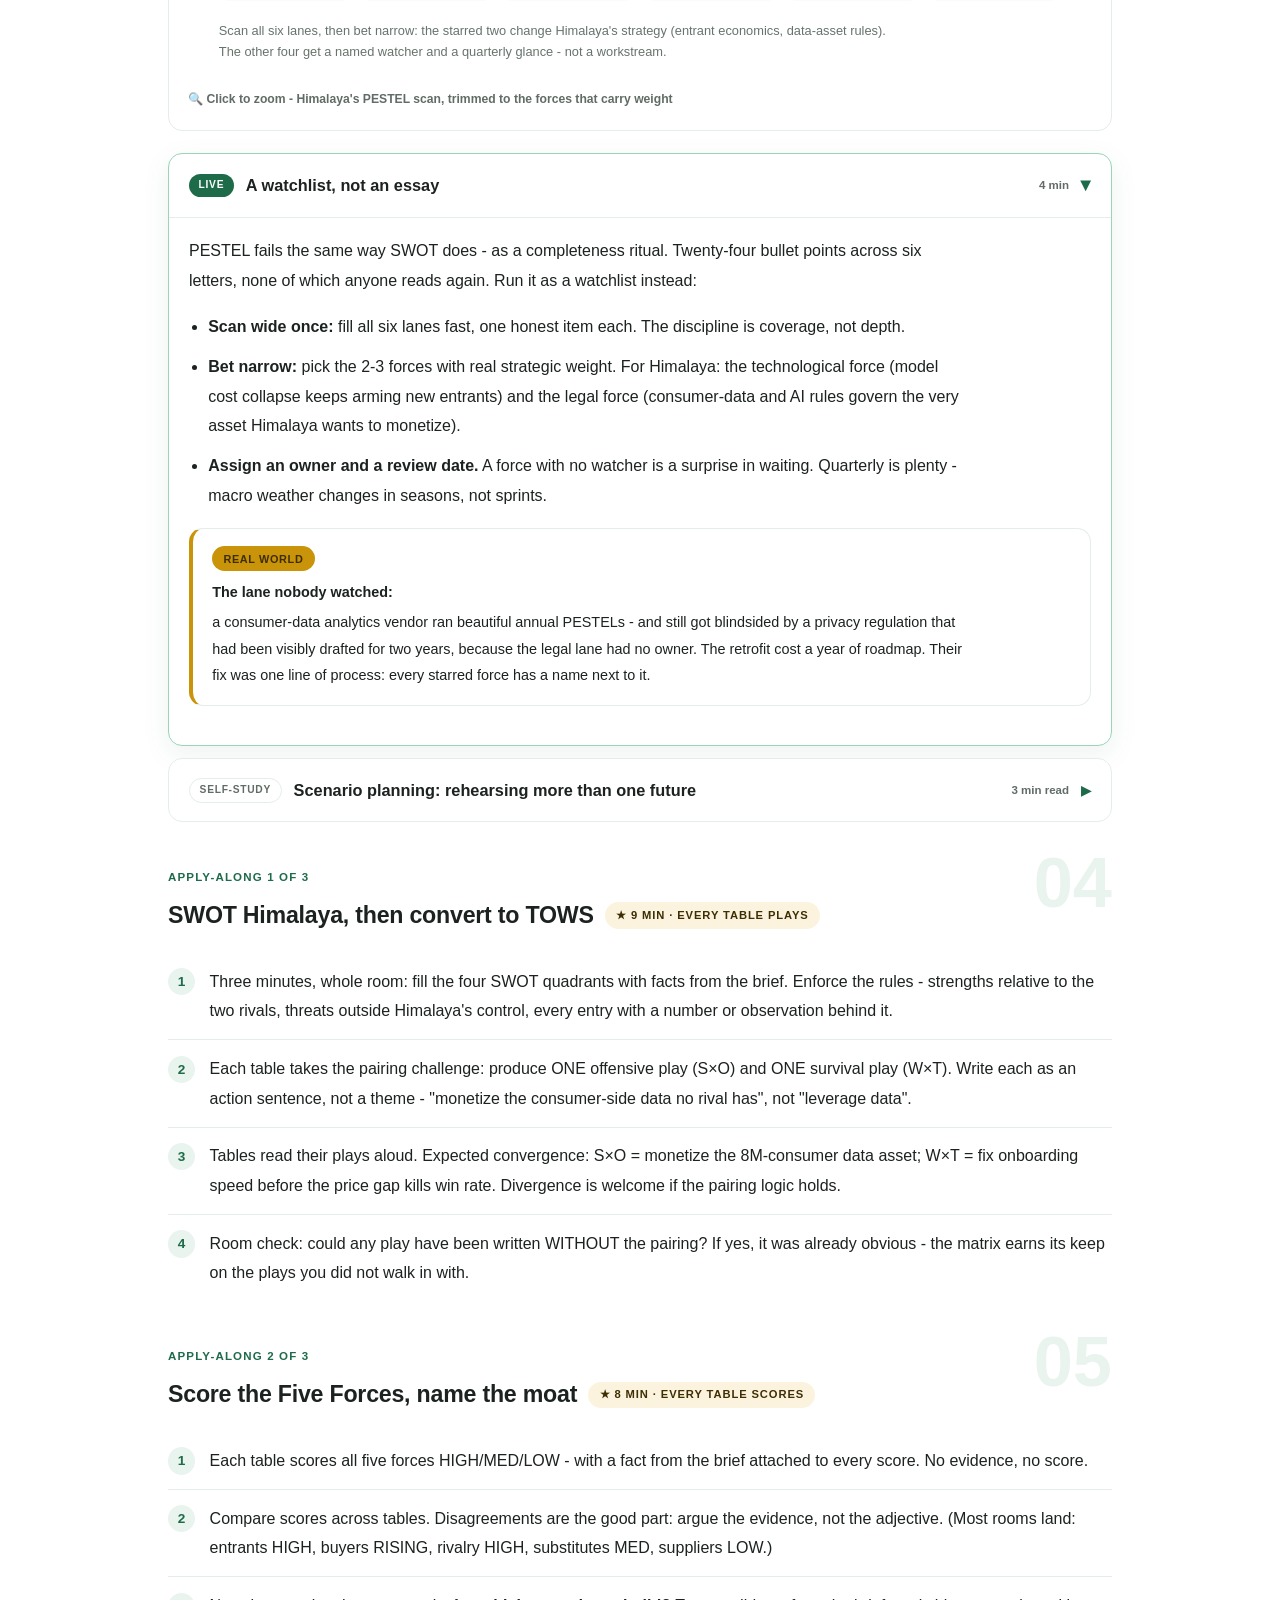
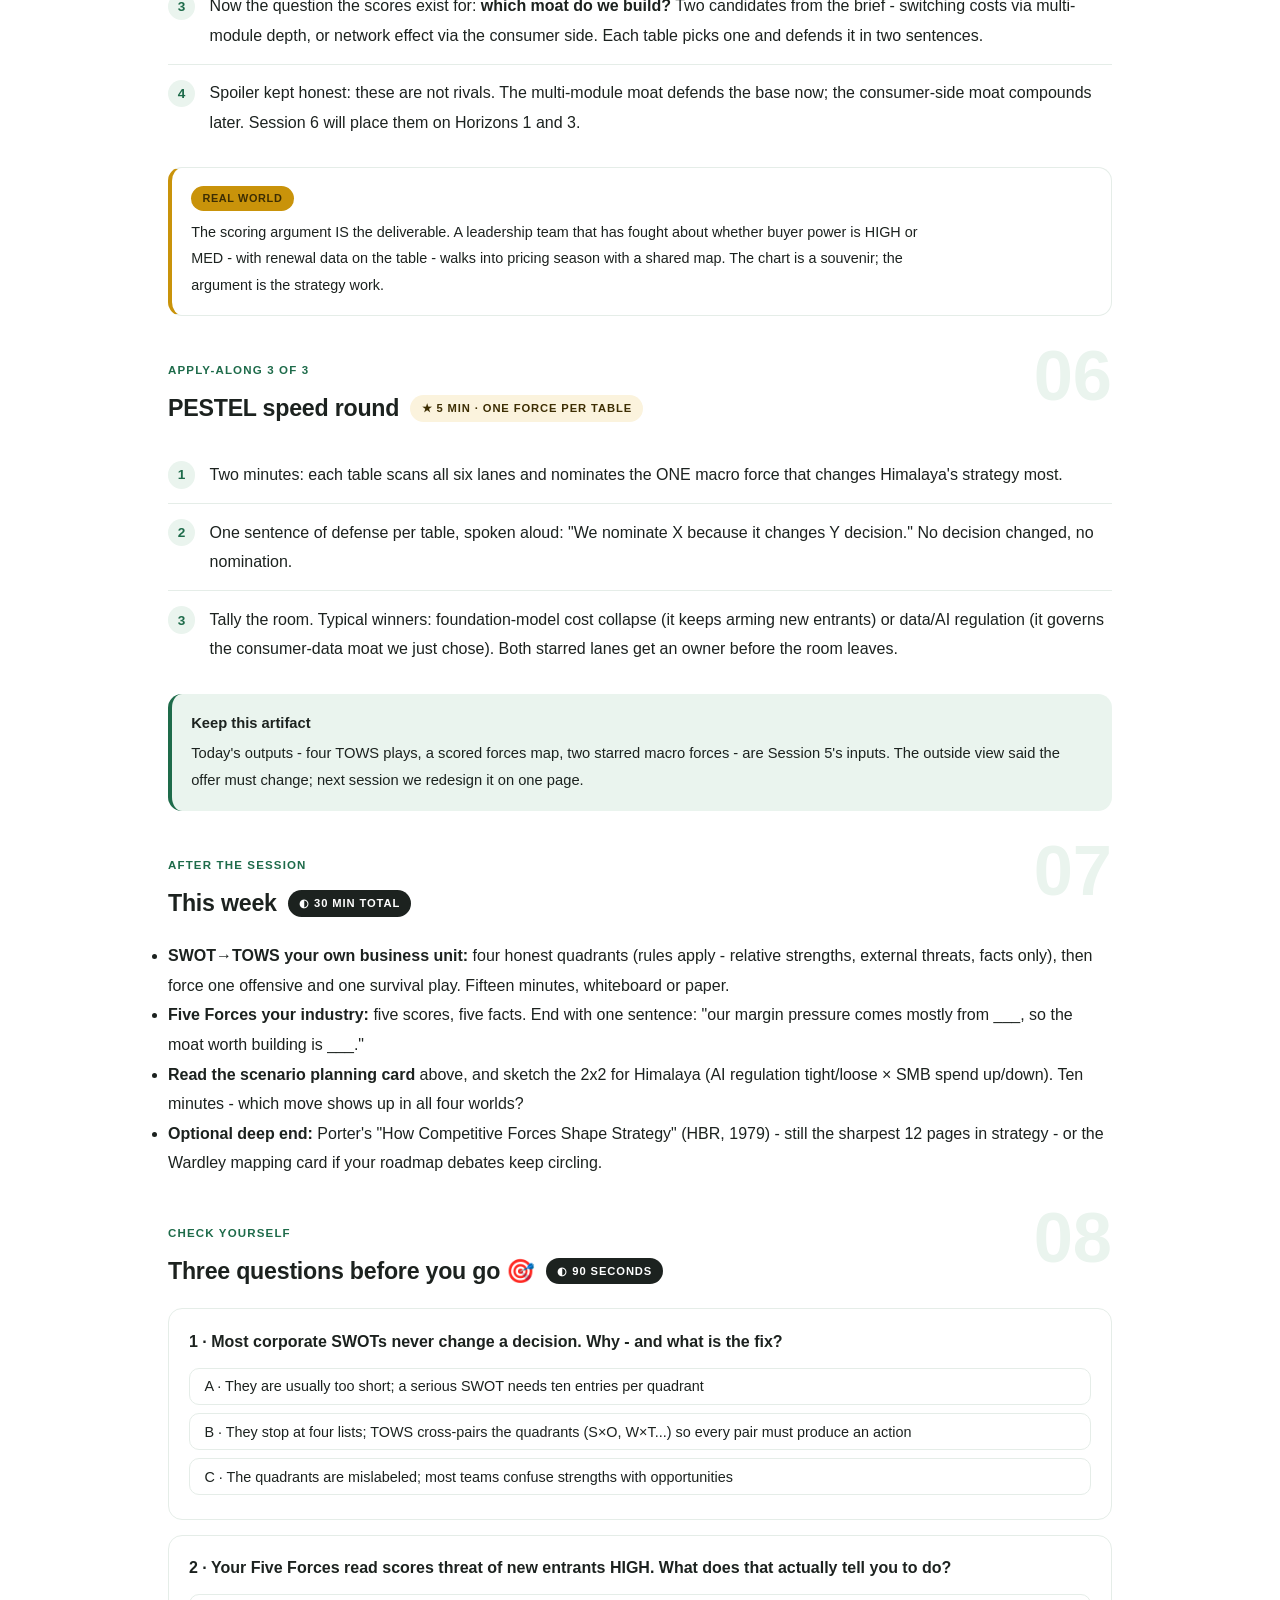
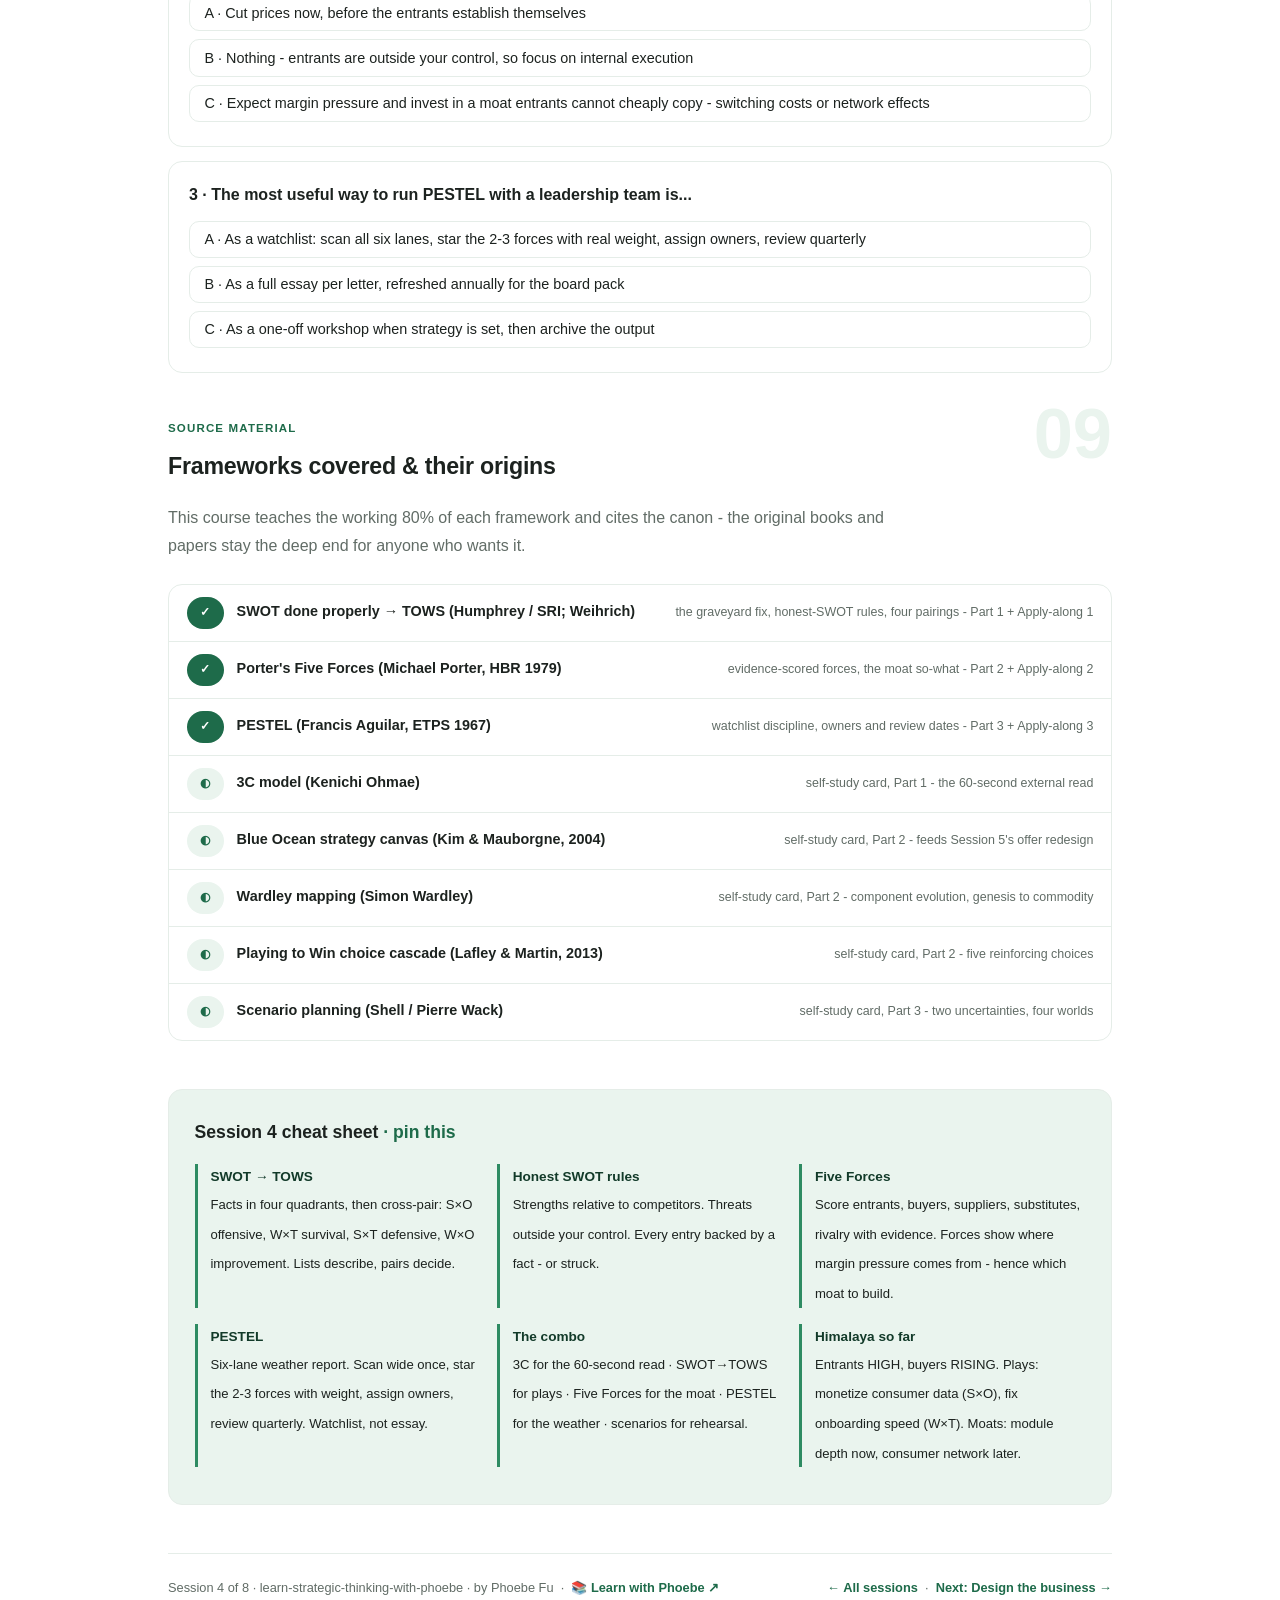
<file: courses/04-read-the-battlefield.html>
<!DOCTYPE html>
<html lang="en">
<head>
<meta charset="UTF-8">
<meta name="viewport" content="width=device-width, initial-scale=1.0">
<!-- social:start -->
<meta name="description" content="Session 3 found Himalaya&#x27;s internal leak: a partner-reseller onboarding gap feeding single-module churn. Fixing that is necessary - and not sufficient. While Himalaya was leaking, two...">
<meta property="og:type" content="article">
<meta property="og:site_name" content="Learn with Phoebe">
<meta property="og:title" content="Read the battlefield: the outside view - learn strategic thinking with phoebe">
<meta property="og:description" content="Session 3 found Himalaya&#x27;s internal leak: a partner-reseller onboarding gap feeding single-module churn. Fixing that is necessary - and not sufficient. While Himalaya was leaking, two...">
<meta property="og:url" content="https://phoebefu6.github.io/learn-strategic-thinking-with-phoebe/courses/04-read-the-battlefield.html">
<meta property="og:image" content="https://phoebefu6.github.io/learn-strategic-thinking-with-phoebe/assets/og-cover.png">
<meta property="og:image:width" content="1200">
<meta property="og:image:height" content="630">
<meta name="twitter:card" content="summary_large_image">
<meta name="twitter:title" content="Read the battlefield: the outside view - learn strategic thinking with phoebe">
<meta name="twitter:description" content="Session 3 found Himalaya&#x27;s internal leak: a partner-reseller onboarding gap feeding single-module churn. Fixing that is necessary - and not sufficient. While Himalaya was leaking, two...">
<meta name="twitter:image" content="https://phoebefu6.github.io/learn-strategic-thinking-with-phoebe/assets/og-cover.png">
<!-- social:end -->
<title>Session 4 · Read the battlefield - learn strategic thinking with phoebe</title>
<link rel="stylesheet" href="../assets/style.css?v=37">
</head>
<body>

<div class="toolbar">
  <div class="wrap">
    <span class="crumb"><a href="../index.html">learn-strategic-thinking-with-phoebe</a> / Session 4 of 8</span>
    <button class="btn" id="toggle-all" type="button">Expand all</button>
    <button class="btn primary" id="zoom-toggle" type="button">Projector zoom: off</button>
  </div>
</div>

<header class="masthead">
  <div class="wrap">
    <div class="eyebrow">Learn Strategic Thinking with Phoebe · Session 4 of 8</div>
    <h1>Read the battlefield: <span class="accent">the outside view</span></h1>
    <p class="sub">Sessions 1-3 looked inward: we structured the question, ran the decision, and dug the root cause. Meanwhile two AI-native competitors have been eating Himalaya's win rate - 31% down to 22%. Today we force the outside view: SWOT that actually produces strategy, Porter's Five Forces, and PESTEL - so Session 5 can redesign the offer with open eyes.</p>
    <div class="chip-row">
      <span class="chip level">🟡 Core</span>
      <span class="chip audience">Managers &amp; execs</span>
      <span class="chip audience">No prep needed</span>
      <span class="chip time">45 min live + self-study</span>
    </div>
    <div class="agenda">
      <span class="a1" style="flex:1">0-3 · Welcome</span>
      <span class="a2" style="flex:3">3-19 · Concepts</span>
      <span class="a3" style="flex:5">19-41 · Apply-along</span>
      <span class="a4" style="flex:1">41-45 · Q&amp;A</span>
    </div>
  </div>
</header>

<main class="wrap">

  <!-- ============ INTRO ============ -->
  <section class="section" id="intro">
    <div class="section-kicker">
      <span class="klabel">Part 0</span>
      <h2>Why this session looks outward</h2>
    </div>
    <p class="lede">Session 3 found Himalaya's internal leak: a partner-reseller onboarding gap feeding single-module churn. Fixing that is necessary - and not sufficient. While Himalaya was leaking, two AI-native rivals launched at 40% lower prices and onboard clients in days, not weeks. A strategy built only from the inside is a strategy built blind. Today's three tools read the competitors, the industry, and the macro weather - and every one of them must end in an action, not a list.</p>
    <div class="legend">
      <span class="pill solid">Live - presented in session</span>
      <span class="pill light">Self-study - read after class</span>
      <span class="pill amber">★ Apply-along on Himalaya</span>
      <span class="pill inkpill">The case: Himalaya, B2B2C SaaS</span>
    </div>
    <div class="callout win">
      <strong>★ What you walk out with today</strong>
      A Himalaya SWOT that converts into TOWS plays instead of dying as four lists, a Five Forces read that names WHERE the margin pressure comes from and which moat to build, and a PESTEL watchlist trimmed to the two or three macro forces that actually change the strategy.
    </div>
  </section>

  <!-- ============ PART 1: SWOT → TOWS ============ -->
  <section class="section" id="swot">
    <div class="section-kicker">
      <span class="klabel">Part 1 · the graveyard and the fix</span>
      <h2>SWOT that actually produces strategy <span class="tag concept">6 min live</span></h2>
    </div>
    <p class="lede">Every executive has filled a SWOT. Almost none of those SWOTs changed a single decision - they died as four tidy lists on slide 7. Welcome to the SWOT graveyard. The fix is TOWS: cross-pair the quadrants so every combination is forced to produce an action - S×O offensive plays, W×T survival plays, S×T defensive plays, W×O improvement plays.</p>

    <figure class="zoomable">
      <svg viewBox="0 0 880 430" xmlns="http://www.w3.org/2000/svg" role="img" aria-label="Himalaya SWOT quadrants on the left, crossing arrows into four TOWS action cells on the right">
        <style> .swH { font: 700 15px Inter, sans-serif; fill: #1C221F; } .swT { font: 700 13px Inter, sans-serif; fill: #FFFFFF; } .swI { font: 700 13px Inter, sans-serif; fill: #1C221F; } .swS { font: 400 11.5px Inter, sans-serif; fill: #FFFFFF; opacity: .9; } .swSI { font: 400 11.5px Inter, sans-serif; fill: #1C221F; } .swP { font: 700 10.5px Inter, sans-serif; fill: #FFFFFF; } .swA { font: 600 12.5px Inter, sans-serif; fill: #1C221F; } .swX { font: 400 12.5px Inter, sans-serif; fill: #67736C; } .swL { stroke: #C3CEC7; stroke-width: 2; fill: none; marker-end: url(#swAh); } </style>
        <defs>
          <marker id="swAh" markerWidth="8" markerHeight="8" refX="6" refY="3" orient="auto">
            <path d="M0,0 L6,3 L0,6" fill="none" stroke="#C3CEC7" stroke-width="1.5"/>
          </marker>
        </defs>
        <text class="swH" x="30" y="30">The SWOT: facts</text> <text class="swH" x="560" y="30">The TOWS: plays</text>
        <rect x="30" y="45" width="212" height="150" rx="10" fill="#1E6B4A"/> <text class="swT" x="44" y="70">S · Strengths</text> <text class="swS" x="44" y="94">1,200-client base</text> <text class="swS" x="44" y="113">8M consumer touchpoints</text> <text class="swS" x="44" y="132">multi-module NRR 112%</text>
        <rect x="252" y="45" width="212" height="150" rx="10" fill="#9BD4B6"/> <text class="swI" x="266" y="70">W · Weaknesses</text> <text class="swSI" x="266" y="94">weeks-long onboarding</text> <text class="swSI" x="266" y="113">partner enablement gap</text> <text class="swSI" x="266" y="132">single-module dependence</text>
        <rect x="30" y="205" width="212" height="150" rx="10" fill="#2E8B62"/> <text class="swT" x="44" y="230">O · Opportunities</text> <text class="swS" x="44" y="254">AI features clients ask for</text> <text class="swS" x="44" y="273">consumer-side data that</text> <text class="swS" x="44" y="292">nobody monetizes yet</text>
        <rect x="252" y="205" width="212" height="150" rx="10" fill="#123A29"/> <text class="swT" x="266" y="230">T · Threats</text> <text class="swS" x="266" y="254">AI rivals 40% cheaper</text> <text class="swS" x="266" y="273">buyers now expect days,</text> <text class="swS" x="266" y="292">not weeks</text>
        <line class="swL" x1="464" y1="95" x2="556" y2="79"/> <line class="swL" x1="464" y1="110" x2="556" y2="245"/> <line class="swL" x1="464" y1="270" x2="556" y2="171"/> <line class="swL" x1="464" y1="255" x2="556" y2="87"/> <line class="swL" x1="464" y1="285" x2="556" y2="331"/> <line class="swL" x1="464" y1="125" x2="556" y2="323"/>
        <rect x="560" y="45" width="290" height="72" rx="10" fill="#EAF4EE"/>
        <rect x="572" y="55" width="94" height="20" rx="10" fill="#1E6B4A"/> <text class="swP" x="582" y="69">S×O offensive</text> <text class="swA" x="572" y="94">Monetize the consumer-side</text> <text class="swA" x="572" y="110">data no rival has</text>
        <rect x="560" y="129" width="290" height="72" rx="10" fill="#EAF4EE"/>
        <rect x="572" y="139" width="90" height="20" rx="10" fill="#2E8B62"/> <text class="swP" x="582" y="153">W×O improve</text> <text class="swA" x="572" y="178">Use the AI wave to collapse</text> <text class="swA" x="572" y="194">onboarding to days</text>
        <rect x="560" y="213" width="290" height="72" rx="10" fill="#EAF4EE"/>
        <rect x="572" y="223" width="86" height="20" rx="10" fill="#123A29"/> <text class="swP" x="582" y="237">S×T defend</text> <text class="swA" x="572" y="262">Deepen multi-module</text> <text class="swA" x="572" y="278">switching costs</text>
        <rect x="560" y="297" width="290" height="72" rx="10" fill="#EAF4EE"/>
        <rect x="572" y="307" width="88" height="20" rx="10" fill="#C9930A"/> <text class="swP" x="582" y="321">W×T survive</text> <text class="swA" x="572" y="346">Fix onboarding speed before</text> <text class="swA" x="572" y="362">the price gap kills win rate</text> <text class="swX" x="30" y="392">Left side: facts, each one verifiable from the brief. Right side: every quadrant pair is forced to yield a play.</text> <text class="swX" x="30" y="412">Lists describe. Pairs decide. If a cell stays empty, that emptiness is itself a finding.</text>
      </svg>
      <figcaption>🔍 Click to zoom - Himalaya's SWOT cross-paired into four TOWS plays (you build this in Apply-along 1)</figcaption>
    </figure>

    <details class="card" open>
      <summary><span class="mode live">Live</span>From four lists to four plays<span class="mini">3 min</span><span class="caret">▶</span></summary>
      <div class="body">
        <p>Weihrich's TOWS matrix takes the SWOT you already have and asks four forcing questions. Each one pairs an internal quadrant with an external one - which is exactly what a strategy is: your resources meeting the world.</p>
        <ul>
          <li><strong>S×O offensive:</strong> which strength unlocks which opportunity? Himalaya: 8M consumer touchpoints × unmonetized consumer data = a data product no AI-native startup can copy on day one.</li>
          <li><strong>W×T survival:</strong> which weakness does a threat exploit? Weeks-long onboarding × rivals who onboard in days = the wound the price gap pours salt into. Fix first.</li>
          <li><strong>S×T defensive:</strong> which strength blunts which threat? Multi-module NRR of 112% says depth defends - clients on 2+ modules barely churn.</li>
          <li><strong>W×O improvement:</strong> which opportunity fixes a weakness? The same AI wave that armed the rivals can collapse Himalaya's own onboarding time.</li>
        </ul>
        <div class="callout example">
          <span class="ex-pill">Real world</span>
          <p><strong>The graveyard in the wild:</strong> a regional services firm ran the same annual SWOT workshop for six years - same facilitator, same flipcharts, forty entries per year. When a new strategy lead finally cross-paired the quadrants, the W×T cell produced one sentence ("our manual quoting loses every deal under 48 hours") that reset the entire roadmap. Six years of lists; one afternoon of pairs.</p>
        </div>
      </div>
    </details>

    <details class="card">
      <summary><span class="mode live">Live</span>Rules for an honest SWOT<span class="mini">3 min</span><span class="caret">▶</span></summary>
      <div class="body">
        <p>TOWS can only convert what the SWOT feeds it. Garbage lists in, garbage plays out. Three rules keep the input honest:</p>
        <ul>
          <li><strong>Strengths are relative to competitors, not to your past.</strong> "Great platform" is not a strength if both rivals ship one too. "8M consumer touchpoints" is - nobody else has them.</li>
          <li><strong>Threats are outside your control.</strong> If you can fix it, it is a weakness. Slow onboarding is a weakness; buyers resetting their expectations to days-not-weeks is a threat. The W×T pairing only works when you keep them apart.</li>
          <li><strong>Every entry needs a fact behind it.</strong> A number, a quote, a named observation. "Strong brand" with no evidence is an opinion wearing a badge - strike it or source it.</li>
        </ul>
        <div class="callout tip">
          <strong>The exec move</strong>
          When a SWOT entry sounds flattering, ask "compared to whom, says what data?" out loud. Half the strengths column usually evaporates - and what survives is strategy-grade.
        </div>
      </div>
    </details>

    <details class="card">
      <summary><span class="mode self">Self-study</span>3C: the minimal external read<span class="mini">2 min read</span><span class="caret">▶</span></summary>
      <div class="body">
        <p>Kenichi Ohmae's 3C model is the pocket version of today's whole session: any strategy must simultaneously answer for the <strong>Company</strong> (what can we actually do well?), the <strong>Customer</strong> (what do they value and how is that shifting?), and the <strong>Competitor</strong> (what can they do that we cannot?). If a plan reads beautifully but only mentions one C, it is a wish.</p>
        <table class="clean">
          <thead><tr><th>C</th><th>The Himalaya read in one line</th></tr></thead>
          <tbody>
            <tr><td>Company</td><td>Deep multi-module platform, 8M consumer touchpoints, slow to onboard</td></tr>
            <tr><td>Customer</td><td>Mid-size businesses now expect days-not-weeks and AI in the box</td></tr>
            <tr><td>Competitor</td><td>Two AI-natives: 40% cheaper, onboarding in days, no consumer-data asset</td></tr>
          </tbody>
        </table>
        <p>Use 3C as the 60-second sanity check before any bigger analysis: if you cannot fill the three rows, you are not ready for a SWOT, let alone a strategy.</p>
      </div>
    </details>
  </section>

  <!-- ============ PART 2: FIVE FORCES ============ -->
  <section class="section" id="five-forces">
    <div class="section-kicker">
      <span class="klabel">Part 2 · why margins go where they go</span>
      <h2>Porter's Five Forces <span class="tag concept">6 min live</span></h2>
    </div>
    <p class="lede">SWOT reads YOUR position; Five Forces reads the INDUSTRY - why some industries print money and others grind everyone down. Porter's 1979 insight: profitability is not decided by how good you are, but by five structural forces that squeeze margin. Score them honestly and you know where the pressure comes from - and therefore which moat is worth building.</p>

    <figure class="zoomable">
      <svg viewBox="0 0 880 400" xmlns="http://www.w3.org/2000/svg" role="img" aria-label="Porter's Five Forces for Himalaya: rivalry center, new entrants top, buyers right, suppliers left, substitutes bottom, each scored high, medium or low">
        <style> .ffT { font: 700 13px Inter, sans-serif; fill: #1C221F; } .ffW { font: 700 13px Inter, sans-serif; fill: #FFFFFF; } .ffS { font: 400 11px Inter, sans-serif; fill: #1C221F; } .ffSW { font: 400 11px Inter, sans-serif; fill: #FFFFFF; opacity: .9; } .ffC { font: 700 10px Inter, sans-serif; fill: #FFFFFF; } .ffCI { font: 700 10px Inter, sans-serif; fill: #1C221F; } .ffX { font: 400 12.5px Inter, sans-serif; fill: #67736C; } .ffL { stroke: #C3CEC7; stroke-width: 2; fill: none; marker-end: url(#ffAh); } </style>
        <defs>
          <marker id="ffAh" markerWidth="8" markerHeight="8" refX="6" refY="3" orient="auto">
            <path d="M0,0 L6,3 L0,6" fill="none" stroke="#C3CEC7" stroke-width="1.5"/>
          </marker>
        </defs>
        <rect x="325" y="18" width="230" height="78" rx="10" fill="#EAF4EE"/> <text class="ffT" x="341" y="42">New entrants</text>
        <rect x="495" y="28" width="44" height="18" rx="9" fill="#123A29"/> <text class="ffC" x="504" y="41">HIGH</text> <text class="ffS" x="341" y="62">AI collapsed the cost of</text> <text class="ffS" x="341" y="78">building a rival platform</text>
        <rect x="30" y="160" width="230" height="78" rx="10" fill="#EAF4EE"/> <text class="ffT" x="46" y="184">Suppliers</text>
        <rect x="200" y="170" width="44" height="18" rx="9" fill="#9BD4B6"/> <text class="ffCI" x="209" y="183">LOW</text> <text class="ffS" x="46" y="204">cloud + foundation models</text> <text class="ffS" x="46" y="220">are commodity inputs</text>
        <rect x="325" y="160" width="230" height="78" rx="10" fill="#123A29"/> <text class="ffW" x="341" y="184">Rivalry</text>
        <rect x="495" y="170" width="44" height="18" rx="9" fill="#C9930A"/> <text class="ffCI" x="504" y="183">HIGH</text> <text class="ffSW" x="341" y="204">two AI-natives pricing</text> <text class="ffSW" x="341" y="220">40% below Himalaya</text>
        <rect x="620" y="160" width="230" height="78" rx="10" fill="#EAF4EE"/> <text class="ffT" x="636" y="184">Buyer power</text>
        <rect x="778" y="170" width="58" height="18" rx="9" fill="#C9930A"/> <text class="ffCI" x="786" y="183">RISING</text> <text class="ffS" x="636" y="204">switching costs falling; a</text> <text class="ffS" x="636" y="220">40% cheaper option exists</text>
        <rect x="325" y="300" width="230" height="78" rx="10" fill="#EAF4EE"/> <text class="ffT" x="341" y="324">Substitutes</text>
        <rect x="495" y="310" width="44" height="18" rx="9" fill="#2E8B62"/> <text class="ffC" x="506" y="323">MED</text> <text class="ffS" x="341" y="344">DIY builds on general-</text> <text class="ffS" x="341" y="360">purpose AI tools</text>
        <line class="ffL" x1="440" y1="96" x2="440" y2="154"/> <line class="ffL" x1="260" y1="199" x2="319" y2="199"/> <line class="ffL" x1="620" y1="199" x2="561" y2="199"/> <line class="ffL" x1="440" y1="300" x2="440" y2="244"/>
        <text class="ffX" x="30" y="278">Each force answers one question:</text> <text class="ffX" x="30" y="296">who can squeeze Himalaya's margin,</text> <text class="ffX" x="30" y="314">and how hard?</text> <text class="ffX" x="620" y="278">Three of five forces point the</text> <text class="ffX" x="620" y="296">same way: pressure is coming</text> <text class="ffX" x="620" y="314">from cheap, fast alternatives.</text>
      </svg>
      <figcaption>🔍 Click to zoom - Himalaya's Five Forces read, scored (you score your own in Apply-along 2)</figcaption>
    </figure>

    <details class="card" open>
      <summary><span class="mode live">Live</span>Reading the five boxes on Himalaya<span class="mini">3 min</span><span class="caret">▶</span></summary>
      <div class="body">
        <ul>
          <li><strong>New entrants: HIGH.</strong> The old barrier was engineering years; AI collapsed the build cost. Two rivals appeared in 18 months - expect a third.</li>
          <li><strong>Buyer power: RISING.</strong> Power comes from alternatives. A 40% cheaper option that onboards in days means every renewal is now a negotiation.</li>
          <li><strong>Substitutes: MED.</strong> Some clients will DIY a "good enough" layer on general AI tools. Watch, do not panic.</li>
          <li><strong>Suppliers: LOW.</strong> Cloud and foundation models are commodities with multiple vendors. The one to watch: if one model provider becomes irreplaceable, this flips.</li>
          <li><strong>Rivalry: HIGH.</strong> Slowing industry growth plus price-led attackers is the classic recipe for margin erosion.</li>
        </ul>
        <div class="callout tip">
          <strong>Score with evidence, not vibes</strong>
          Every HIGH/MED/LOW must cite a fact from the brief. "Entrants HIGH because two launched in 18 months" is a read; "entrants HIGH because AI is scary" is a mood.
        </div>
      </div>
    </details>

    <details class="card">
      <summary><span class="mode live">Live</span>The so-what: forces point at the moat<span class="mini">3 min</span><span class="caret">▶</span></summary>
      <div class="body">
        <p>A Five Forces read is wasted if it ends at scores. The point: forces tell you WHERE profit pressure comes from, and therefore which moat blunts it. Himalaya's pressure comes from entrants and empowered buyers - both feed on low switching costs. So the moat candidates are:</p>
        <ul>
          <li><strong>Switching costs via multi-module depth.</strong> The data already whispers this: multi-module NRR is 112% while single-module clients churn at 14%. Every module activated is a lock tightened.</li>
          <li><strong>Network effect via the consumer side.</strong> 8M end consumers touch Himalaya monthly. If consumer-side data makes each client's experience better, entrants cannot copy it at any price - they have no consumers yet.</li>
        </ul>
        <div class="callout example">
          <span class="ex-pill">Real world</span>
          <p><strong>The moat that was actually a puddle:</strong> a B2B software firm answered rising buyer power with a loyalty discount program - which is not a moat, it is a margin donation. Its competitor answered the same read by making its data export deliberately rich but its integrations deliberately deep. Three years later one of them set prices and the other matched them. Forces do not tell you to defend; they tell you what to build.</p>
        </div>
      </div>
    </details>

    <details class="card">
      <summary><span class="mode self">Self-study</span>Blue Ocean: stop fighting over the same water<span class="mini">2 min read</span><span class="caret">▶</span></summary>
      <div class="body">
        <p>Kim &amp; Mauborgne's counterpoint to Porter: instead of out-muscling rivals in a red ocean, redraw the factors of competition. Their strategy canvas plots what the industry competes on (price, onboarding speed, module breadth, AI features) and asks what you could <strong>eliminate, reduce, raise, or create</strong> to make the comparison irrelevant. Himalaya competing on price loses; Himalaya creating a consumer-data value curve nobody else offers changes the axes. Session 5 picks this thread up when we redesign the offer.</p>
      </div>
    </details>

    <details class="card">
      <summary><span class="mode self">Self-study</span>Wardley mapping: why "platform" features commoditize<span class="mini">3 min read</span><span class="caret">▶</span></summary>
      <div class="body">
        <p>Simon Wardley's map adds the dimension Five Forces lacks: <strong>time</strong>. Every component of value evolves from genesis (novel, custom, expensive) through product to commodity (standard, cheap, invisible). Strategy is knowing where each of your components sits on that slope - and refusing to defend the ones sliding into commodity.</p>
        <ul>
          <li>Himalaya's storefront, booking, and payment modules were differentiators five years ago; today they are product heading to commodity - exactly why AI-natives rebuilt them in months.</li>
          <li>The components still left of the slope: the consumer-side data asset and the cross-module workflows. Those are where defensive investment compounds; the rest should get cheaper to run, not better funded.</li>
          <li>The Wardley question for any roadmap item: "are we investing in genesis or gold-plating a commodity?"</li>
        </ul>
      </div>
    </details>

    <details class="card">
      <summary><span class="mode self">Self-study</span>Playing to Win: five choices, one cascade<span class="mini">3 min read</span><span class="caret">▶</span></summary>
      <div class="body">
        <p>Lafley &amp; Martin's cascade turns the external read into an integrated set of choices. Five questions, answered in order, each constraining the next:</p>
        <ul>
          <li><strong>Winning aspiration:</strong> what does winning mean? (Himalaya draft: the platform mid-size consumer businesses refuse to leave.)</li>
          <li><strong>Where to play:</strong> which segments, channels, geographies? (Multi-module mid-size clients - not a price war for single-module logos.)</li>
          <li><strong>How to win:</strong> what advantage there? (Consumer-side data + switching-cost depth, per today's forces read.)</li>
          <li><strong>Capabilities:</strong> what must we be great at? (Fast activation, data products.)</li>
          <li><strong>Systems:</strong> what management systems make it stick? (Activation metrics on the exec dashboard, not just bookings.)</li>
        </ul>
        <p>The test of a real strategy: the five answers reinforce each other. If "where to play" says mid-size but "how to win" needs enterprise sales motion, the cascade is broken.</p>
      </div>
    </details>
  </section>

  <!-- ============ PART 3: PESTEL ============ -->
  <section class="section" id="pestel">
    <div class="section-kicker">
      <span class="klabel">Part 3 · the macro weather</span>
      <h2>PESTEL: the weather report <span class="tag concept">4 min live</span></h2>
    </div>
    <p class="lede">Five Forces reads the industry; PESTEL reads the weather above it - political, economic, social, technological, environmental, legal forces you do not control but must price in. Aguilar sketched it in 1967 as ETPS; the discipline has not changed: scan wide, then bet narrow.</p>

    <figure class="zoomable">
      <svg viewBox="0 0 880 310" xmlns="http://www.w3.org/2000/svg" role="img" aria-label="PESTEL six lanes with one Himalaya-relevant item each; technological and legal lanes flagged as carrying real strategic weight">
        <style> .peH { font: 700 12.5px Inter, sans-serif; fill: #FFFFFF; } .peS { font: 400 11px Inter, sans-serif; fill: #1C221F; } .peW { font: 700 11px Inter, sans-serif; fill: #C9930A; } .peX { font: 400 12.5px Inter, sans-serif; fill: #67736C; } </style>
        <rect x="30" y="30" width="130" height="36" rx="8" fill="#1E6B4A"/> <text class="peH" x="44" y="53">Political</text>
        <rect x="30" y="74" width="130" height="160" rx="8" fill="#EAF4EE"/> <text class="peS" x="42" y="100">Data-localization</text> <text class="peS" x="42" y="117">pressure in key</text> <text class="peS" x="42" y="134">markets</text>
        <rect x="168" y="30" width="130" height="36" rx="8" fill="#1E6B4A"/> <text class="peH" x="182" y="53">Economic</text>
        <rect x="168" y="74" width="130" height="160" rx="8" fill="#EAF4EE"/> <text class="peS" x="180" y="100">SMB software</text> <text class="peS" x="180" y="117">budgets tightening</text> <text class="peS" x="180" y="134">this cycle</text>
        <rect x="306" y="30" width="130" height="36" rx="8" fill="#1E6B4A"/> <text class="peH" x="320" y="53">Social</text>
        <rect x="306" y="74" width="130" height="160" rx="8" fill="#EAF4EE"/> <text class="peS" x="318" y="100">Consumers expect</text> <text class="peS" x="318" y="117">AI-grade</text> <text class="peS" x="318" y="134">personalization</text>
        <rect x="444" y="30" width="130" height="36" rx="8" fill="#123A29"/> <text class="peH" x="458" y="53">Technological</text>
        <rect x="444" y="74" width="130" height="160" rx="8" fill="#EAF4EE"/> <text class="peS" x="456" y="100">Foundation-model</text> <text class="peS" x="456" y="117">cost collapse arms</text> <text class="peS" x="456" y="134">new entrants</text> <text class="peW" x="456" y="216">★ strategic weight</text>
        <rect x="582" y="30" width="130" height="36" rx="8" fill="#1E6B4A"/> <text class="peH" x="596" y="53">Environmental</text>
        <rect x="582" y="74" width="130" height="160" rx="8" fill="#EAF4EE"/> <text class="peS" x="594" y="100">Energy scrutiny</text> <text class="peS" x="594" y="117">on cloud + AI</text> <text class="peS" x="594" y="134">workloads</text>
        <rect x="720" y="30" width="130" height="36" rx="8" fill="#123A29"/> <text class="peH" x="734" y="53">Legal</text>
        <rect x="720" y="74" width="130" height="160" rx="8" fill="#EAF4EE"/> <text class="peS" x="732" y="100">Consumer-data +</text> <text class="peS" x="732" y="117">AI regulation</text> <text class="peS" x="732" y="134">tightening</text> <text class="peW" x="732" y="216">★ strategic weight</text> <text class="peX" x="30" y="268">Scan all six lanes, then bet narrow: the starred two change Himalaya's strategy (entrant economics, data-asset rules).</text> <text class="peX" x="30" y="288">The other four get a named watcher and a quarterly glance - not a workstream.</text>
      </svg>
      <figcaption>🔍 Click to zoom - Himalaya's PESTEL scan, trimmed to the forces that carry weight</figcaption>
    </figure>

    <details class="card" open>
      <summary><span class="mode live">Live</span>A watchlist, not an essay<span class="mini">4 min</span><span class="caret">▶</span></summary>
      <div class="body">
        <p>PESTEL fails the same way SWOT does - as a completeness ritual. Twenty-four bullet points across six letters, none of which anyone reads again. Run it as a watchlist instead:</p>
        <ul>
          <li><strong>Scan wide once:</strong> fill all six lanes fast, one honest item each. The discipline is coverage, not depth.</li>
          <li><strong>Bet narrow:</strong> pick the 2-3 forces with real strategic weight. For Himalaya: the technological force (model cost collapse keeps arming new entrants) and the legal force (consumer-data and AI rules govern the very asset Himalaya wants to monetize).</li>
          <li><strong>Assign an owner and a review date.</strong> A force with no watcher is a surprise in waiting. Quarterly is plenty - macro weather changes in seasons, not sprints.</li>
        </ul>
        <div class="callout example">
          <span class="ex-pill">Real world</span>
          <p><strong>The lane nobody watched:</strong> a consumer-data analytics vendor ran beautiful annual PESTELs - and still got blindsided by a privacy regulation that had been visibly drafted for two years, because the legal lane had no owner. The retrofit cost a year of roadmap. Their fix was one line of process: every starred force has a name next to it.</p>
        </div>
      </div>
    </details>

    <details class="card">
      <summary><span class="mode self">Self-study</span>Scenario planning: rehearsing more than one future<span class="mini">3 min read</span><span class="caret">▶</span></summary>
      <div class="body">
        <p>Pierre Wack's team at Shell used scenarios to rehearse the 1970s oil shock before it happened - not by predicting it, but by taking two critical uncertainties seriously. The method: pick the two forces from your PESTEL that are both high-impact and genuinely uncertain, make each an axis, and sketch the four worlds.</p>
        <ul>
          <li><strong>For Himalaya, try: AI regulation (tight vs loose) × SMB software spend (up vs down).</strong> Tight + down is the nightmare (compliance cost while budgets shrink); loose + up is the land grab (entrants multiply, speed wins).</li>
          <li><strong>For each world, ask:</strong> what would we wish we had started today? Moves that show up in three or four worlds are robust - do those regardless.</li>
          <li><strong>Scenarios are rehearsal, not forecast.</strong> The value is that when the world lurches, someone in the room has already lived there for an afternoon.</li>
        </ul>
      </div>
    </details>
  </section>

  <!-- ============ DEMO 1 ============ -->
  <section class="section" id="demo-1">
    <div class="section-kicker">
      <span class="klabel">Apply-along 1 of 3</span>
      <h2>SWOT Himalaya, then convert to TOWS <span class="tag demo">★ 9 min · every table plays</span></h2>
    </div>
    <div class="steps">
      <div class="step"><p>Three minutes, whole room: fill the four SWOT quadrants with facts from the brief. Enforce the rules - strengths relative to the two rivals, threats outside Himalaya's control, every entry with a number or observation behind it.</p></div>
      <div class="step"><p>Each table takes the pairing challenge: produce ONE offensive play (S×O) and ONE survival play (W×T). Write each as an action sentence, not a theme - "monetize the consumer-side data no rival has", not "leverage data".</p></div>
      <div class="step"><p>Tables read their plays aloud. Expected convergence: S×O = monetize the 8M-consumer data asset; W×T = fix onboarding speed before the price gap kills win rate. Divergence is welcome if the pairing logic holds.</p></div>
      <div class="step"><p>Room check: could any play have been written WITHOUT the pairing? If yes, it was already obvious - the matrix earns its keep on the plays you did not walk in with.</p></div>
    </div>
  </section>

  <!-- ============ DEMO 2 ============ -->
  <section class="section" id="demo-2">
    <div class="section-kicker">
      <span class="klabel">Apply-along 2 of 3</span>
      <h2>Score the Five Forces, name the moat <span class="tag demo">★ 8 min · every table scores</span></h2>
    </div>
    <div class="steps">
      <div class="step"><p>Each table scores all five forces HIGH/MED/LOW - with a fact from the brief attached to every score. No evidence, no score.</p></div>
      <div class="step"><p>Compare scores across tables. Disagreements are the good part: argue the evidence, not the adjective. (Most rooms land: entrants HIGH, buyers RISING, rivalry HIGH, substitutes MED, suppliers LOW.)</p></div>
      <div class="step"><p>Now the question the scores exist for: <strong>which moat do we build?</strong> Two candidates from the brief - switching costs via multi-module depth, or network effect via the consumer side. Each table picks one and defends it in two sentences.</p></div>
      <div class="step"><p>Spoiler kept honest: these are not rivals. The multi-module moat defends the base now; the consumer-side moat compounds later. Session 6 will place them on Horizons 1 and 3.</p></div>
    </div>
    <div class="callout example">
      <span class="ex-pill">Real world</span>
      <p>The scoring argument IS the deliverable. A leadership team that has fought about whether buyer power is HIGH or MED - with renewal data on the table - walks into pricing season with a shared map. The chart is a souvenir; the argument is the strategy work.</p>
    </div>
  </section>

  <!-- ============ DEMO 3 ============ -->
  <section class="section" id="demo-3">
    <div class="section-kicker">
      <span class="klabel">Apply-along 3 of 3</span>
      <h2>PESTEL speed round <span class="tag demo">★ 5 min · one force per table</span></h2>
    </div>
    <div class="steps">
      <div class="step"><p>Two minutes: each table scans all six lanes and nominates the ONE macro force that changes Himalaya's strategy most.</p></div>
      <div class="step"><p>One sentence of defense per table, spoken aloud: "We nominate X because it changes Y decision." No decision changed, no nomination.</p></div>
      <div class="step"><p>Tally the room. Typical winners: foundation-model cost collapse (it keeps arming new entrants) or data/AI regulation (it governs the consumer-data moat we just chose). Both starred lanes get an owner before the room leaves.</p></div>
    </div>
    <div class="callout tip">
      <strong>Keep this artifact</strong>
      Today's outputs - four TOWS plays, a scored forces map, two starred macro forces - are Session 5's inputs. The outside view said the offer must change; next session we redesign it on one page.
    </div>
  </section>

  <!-- ============ HOMEWORK ============ -->
  <section class="section" id="exercise">
    <div class="section-kicker">
      <span class="klabel">After the session</span>
      <h2>This week <span class="tag exercise">◐ 30 min total</span></h2>
    </div>
    <ul>
      <li><strong>SWOT→TOWS your own business unit:</strong> four honest quadrants (rules apply - relative strengths, external threats, facts only), then force one offensive and one survival play. Fifteen minutes, whiteboard or paper.</li>
      <li><strong>Five Forces your industry:</strong> five scores, five facts. End with one sentence: "our margin pressure comes mostly from ___, so the moat worth building is ___."</li>
      <li><strong>Read the scenario planning card</strong> above, and sketch the 2x2 for Himalaya (AI regulation tight/loose × SMB spend up/down). Ten minutes - which move shows up in all four worlds?</li>
      <li><strong>Optional deep end:</strong> Porter's "How Competitive Forces Shape Strategy" (HBR, 1979) - still the sharpest 12 pages in strategy - or the Wardley mapping card if your roadmap debates keep circling.</li>
    </ul>
  </section>

  <!-- ============ QUIZ ============ -->
  <section class="section" id="quiz">
    <div class="section-kicker">
      <span class="klabel">Check yourself</span>
      <h2>Three questions before you go 🎯 <span class="tag exercise">◐ 90 seconds</span></h2>
    </div>
    <div class="quiz-q" data-answer="1">
      <p class="qtext">1 · Most corporate SWOTs never change a decision. Why - and what is the fix?</p>
      <button class="qopt" type="button">A · They are usually too short; a serious SWOT needs ten entries per quadrant</button>
      <button class="qopt" type="button">B · They stop at four lists; TOWS cross-pairs the quadrants (S×O, W×T...) so every pair must produce an action</button>
      <button class="qopt" type="button">C · The quadrants are mislabeled; most teams confuse strengths with opportunities</button>
      <p class="qwhy">Lists describe, pairs decide. The graveyard is full of accurate SWOTs - the fix is forcing each quadrant pairing to yield a play.</p>
    </div>
    <div class="quiz-q" data-answer="2">
      <p class="qtext">2 · Your Five Forces read scores threat of new entrants HIGH. What does that actually tell you to do?</p>
      <button class="qopt" type="button">A · Cut prices now, before the entrants establish themselves</button>
      <button class="qopt" type="button">B · Nothing - entrants are outside your control, so focus on internal execution</button>
      <button class="qopt" type="button">C · Expect margin pressure and invest in a moat entrants cannot cheaply copy - switching costs or network effects</button>
      <p class="qwhy">Forces tell you where profit pressure comes from, hence which defense compounds. Price cuts answer pressure with a margin donation; moats answer it with structure.</p>
    </div>
    <div class="quiz-q" data-answer="0">
      <p class="qtext">3 · The most useful way to run PESTEL with a leadership team is...</p>
      <button class="qopt" type="button">A · As a watchlist: scan all six lanes, star the 2-3 forces with real weight, assign owners, review quarterly</button>
      <button class="qopt" type="button">B · As a full essay per letter, refreshed annually for the board pack</button>
      <button class="qopt" type="button">C · As a one-off workshop when strategy is set, then archive the output</button>
      <p class="qwhy">PESTEL is a weather report, not a thesis. Coverage once, then narrow bets with named watchers - a starred force with no owner is a surprise in waiting.</p>
    </div>
    <p class="quiz-score"></p>
  </section>

  <!-- ============ SOURCES ============ -->
  <section class="section" id="official">
    <div class="section-kicker">
      <span class="klabel">Source material</span>
      <h2>Frameworks covered &amp; their origins</h2>
    </div>
    <p class="lede">This course teaches the working 80% of each framework and cites the canon - the original books and papers stay the deep end for anyone who wants it.</p>
    <div class="covered">
      <div class="covered-row"><span class="status pill solid">✓</span><span class="name">SWOT done properly → TOWS (Humphrey / SRI; Weihrich)</span><span class="note">the graveyard fix, honest-SWOT rules, four pairings - Part 1 + Apply-along 1</span></div>
      <div class="covered-row"><span class="status pill solid">✓</span><span class="name">Porter's Five Forces (Michael Porter, HBR 1979)</span><span class="note">evidence-scored forces, the moat so-what - Part 2 + Apply-along 2</span></div>
      <div class="covered-row"><span class="status pill solid">✓</span><span class="name">PESTEL (Francis Aguilar, ETPS 1967)</span><span class="note">watchlist discipline, owners and review dates - Part 3 + Apply-along 3</span></div>
      <div class="covered-row"><span class="status pill light">◐</span><span class="name">3C model (Kenichi Ohmae)</span><span class="note">self-study card, Part 1 - the 60-second external read</span></div>
      <div class="covered-row"><span class="status pill light">◐</span><span class="name">Blue Ocean strategy canvas (Kim &amp; Mauborgne, 2004)</span><span class="note">self-study card, Part 2 - feeds Session 5's offer redesign</span></div>
      <div class="covered-row"><span class="status pill light">◐</span><span class="name">Wardley mapping (Simon Wardley)</span><span class="note">self-study card, Part 2 - component evolution, genesis to commodity</span></div>
      <div class="covered-row"><span class="status pill light">◐</span><span class="name">Playing to Win choice cascade (Lafley &amp; Martin, 2013)</span><span class="note">self-study card, Part 2 - five reinforcing choices</span></div>
      <div class="covered-row"><span class="status pill light">◐</span><span class="name">Scenario planning (Shell / Pierre Wack)</span><span class="note">self-study card, Part 3 - two uncertainties, four worlds</span></div>
    </div>
  </section>

  <!-- ============ CHEAT SHEET ============ -->
  <section class="cheat" id="cheatsheet">
    <h3>Session 4 cheat sheet <span>· pin this</span></h3>
    <div class="grid-2">
      <div class="cheat-item"><b>SWOT → TOWS</b><span>Facts in four quadrants, then cross-pair: S×O offensive, W×T survival, S×T defensive, W×O improvement. Lists describe, pairs decide.</span></div>
      <div class="cheat-item"><b>Honest SWOT rules</b><span>Strengths relative to competitors. Threats outside your control. Every entry backed by a fact - or struck.</span></div>
      <div class="cheat-item"><b>Five Forces</b><span>Score entrants, buyers, suppliers, substitutes, rivalry with evidence. Forces show where margin pressure comes from - hence which moat to build.</span></div>
      <div class="cheat-item"><b>PESTEL</b><span>Six-lane weather report. Scan wide once, star the 2-3 forces with weight, assign owners, review quarterly. Watchlist, not essay.</span></div>
      <div class="cheat-item"><b>The combo</b><span>3C for the 60-second read · SWOT→TOWS for plays · Five Forces for the moat · PESTEL for the weather · scenarios for rehearsal.</span></div>
      <div class="cheat-item"><b>Himalaya so far</b><span>Entrants HIGH, buyers RISING. Plays: monetize consumer data (S×O), fix onboarding speed (W×T). Moats: module depth now, consumer network later.</span></div>
    </div>
  </section>

  <footer class="pagefoot">
    <span>Session 4 of 8 · learn-strategic-thinking-with-phoebe · by Phoebe Fu &nbsp;·&nbsp; 📚 <a href="https://phoebefu6.github.io/learn-with-phoebe/">Learn with Phoebe ↗</a></span>
    <span><a href="../index.html">← All sessions</a> &nbsp;·&nbsp; <a href="05-design-the-business.html">Next: Design the business →</a></span>
  </footer>

</main>

<script src="../assets/app.js?v=36"></script>
</body>
</html>
</file>
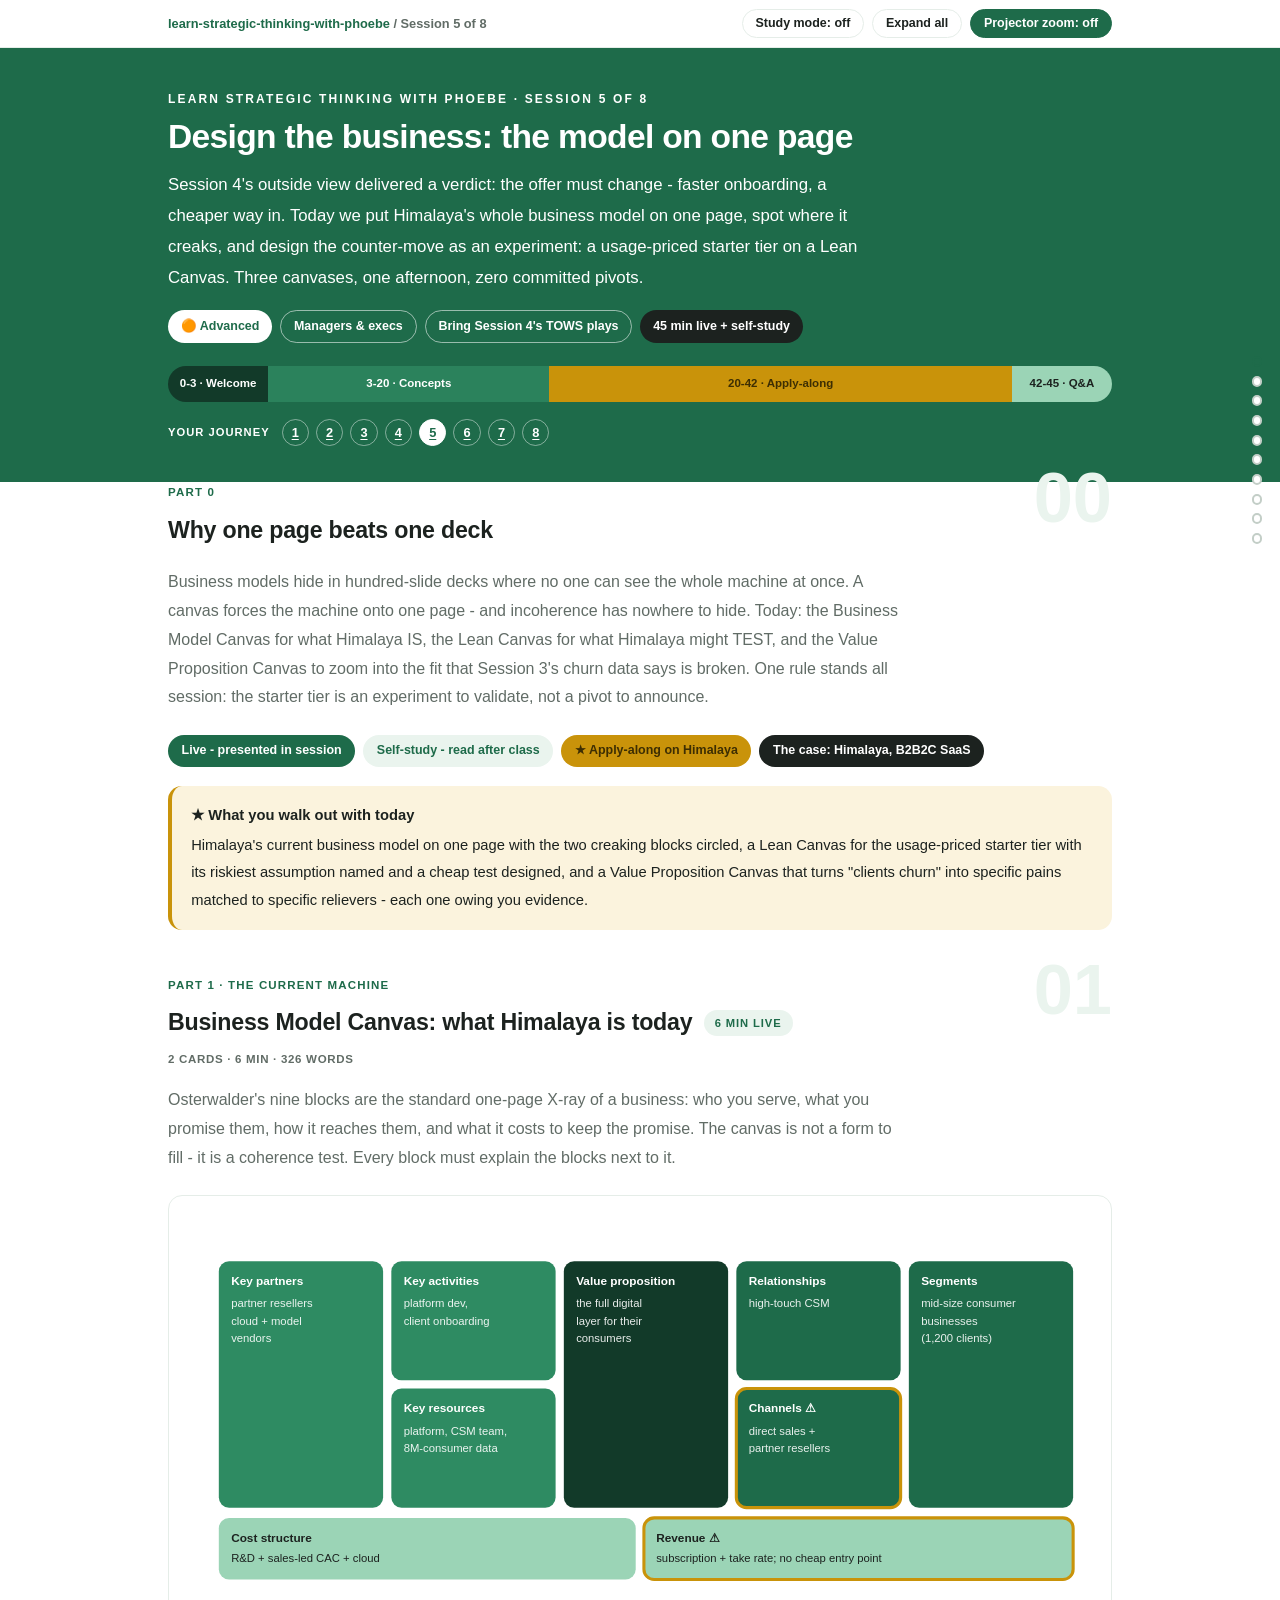
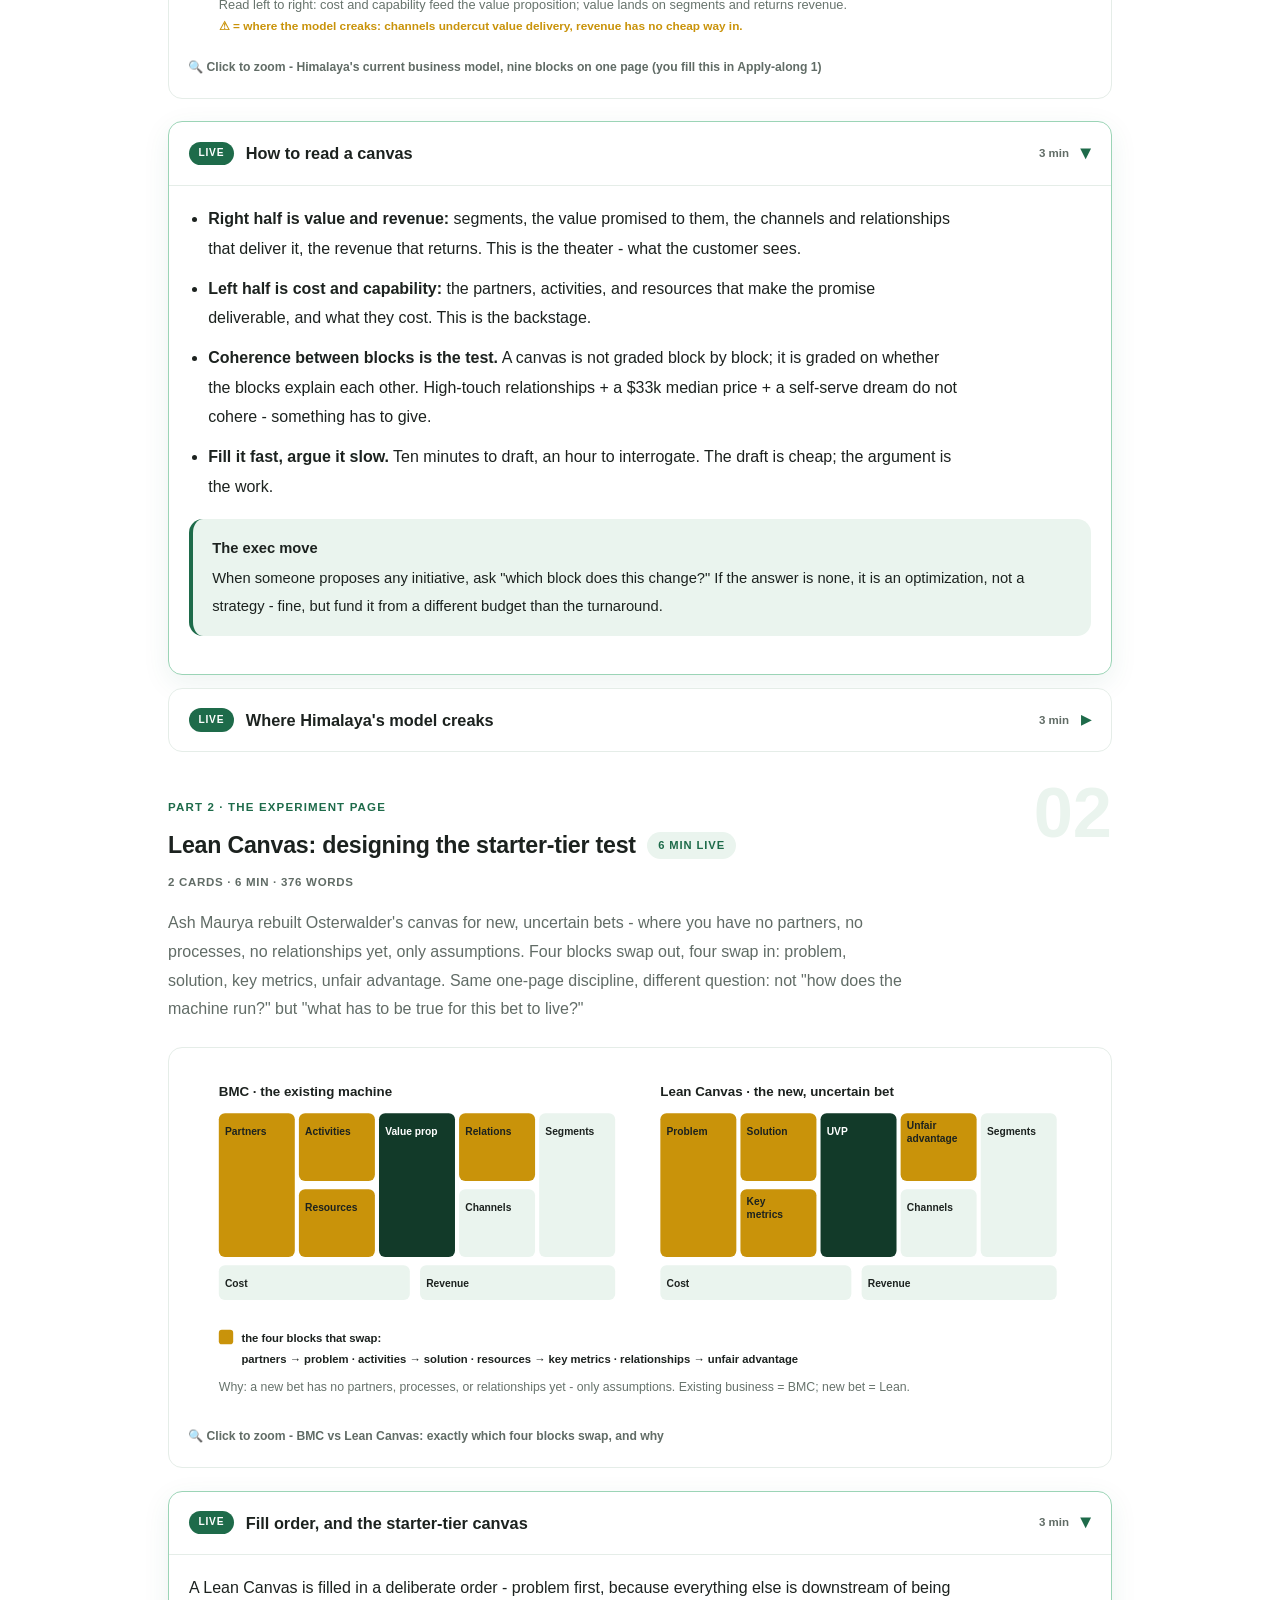
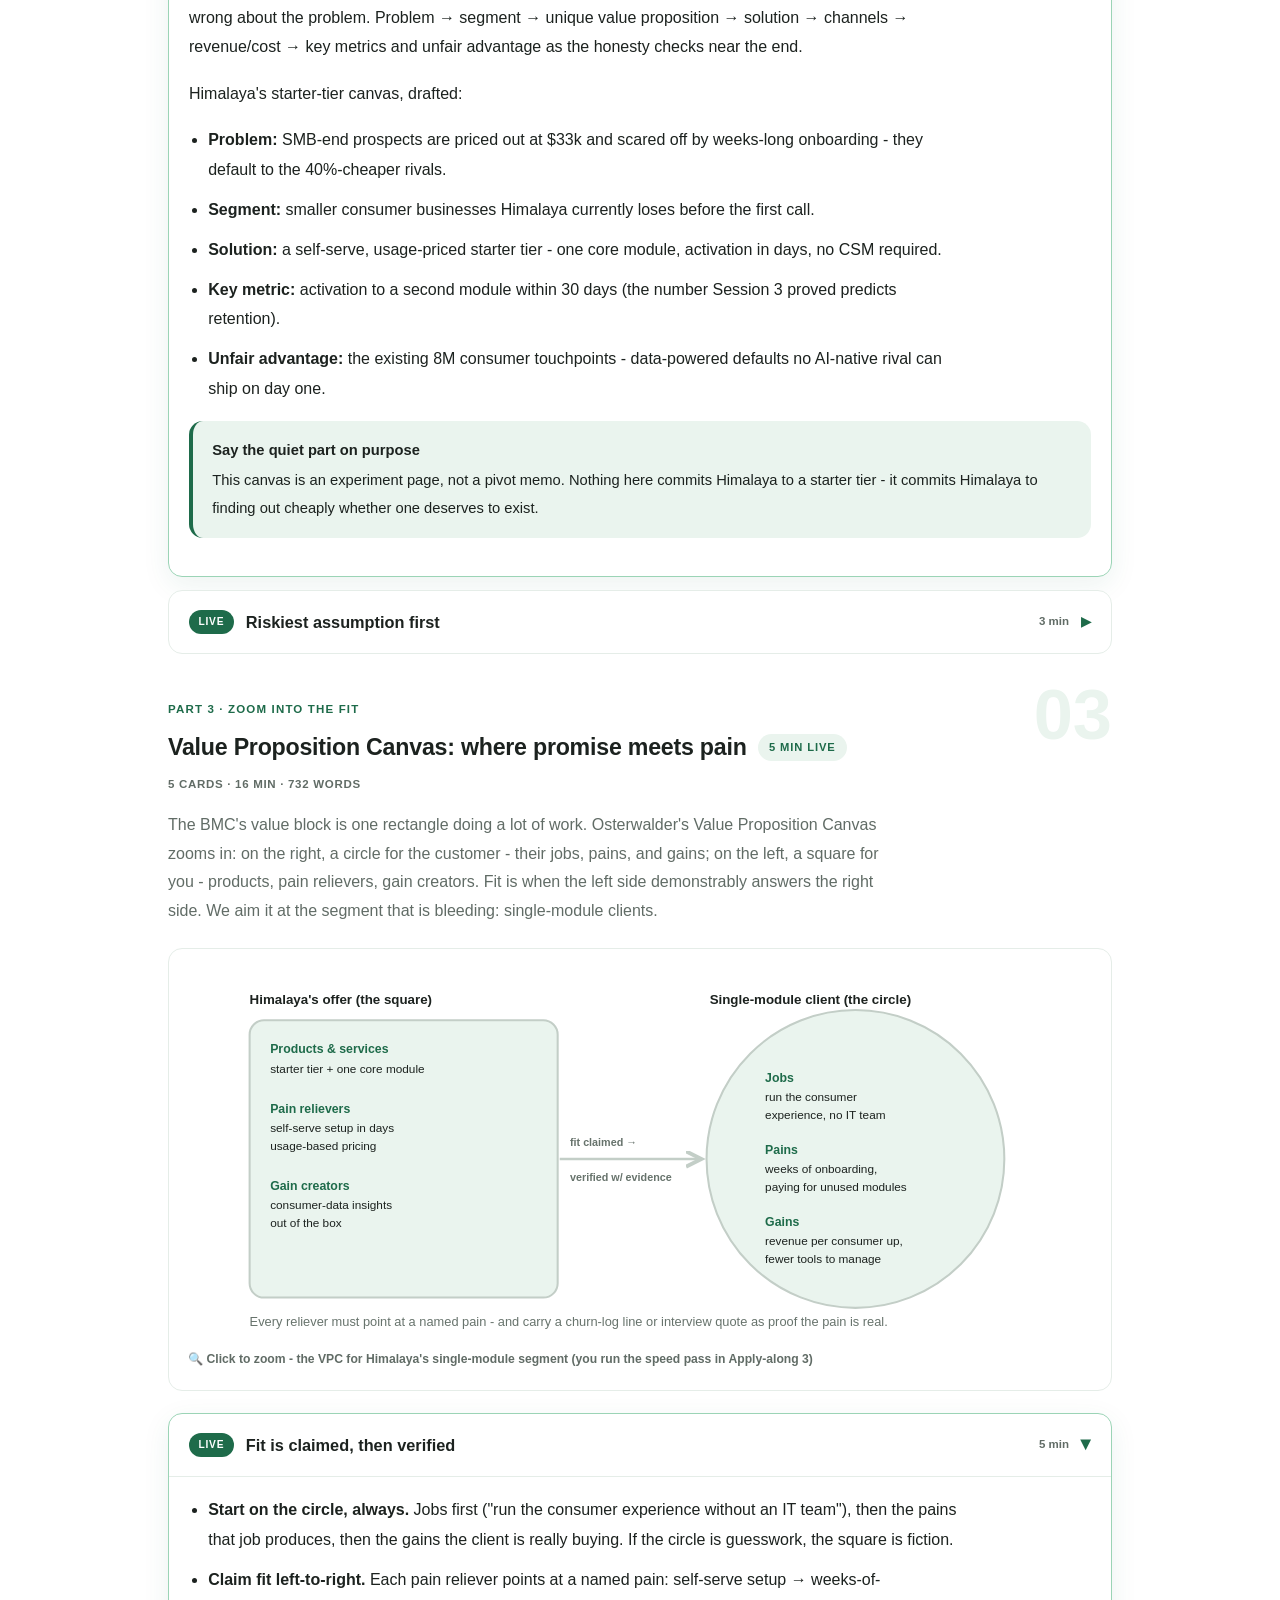
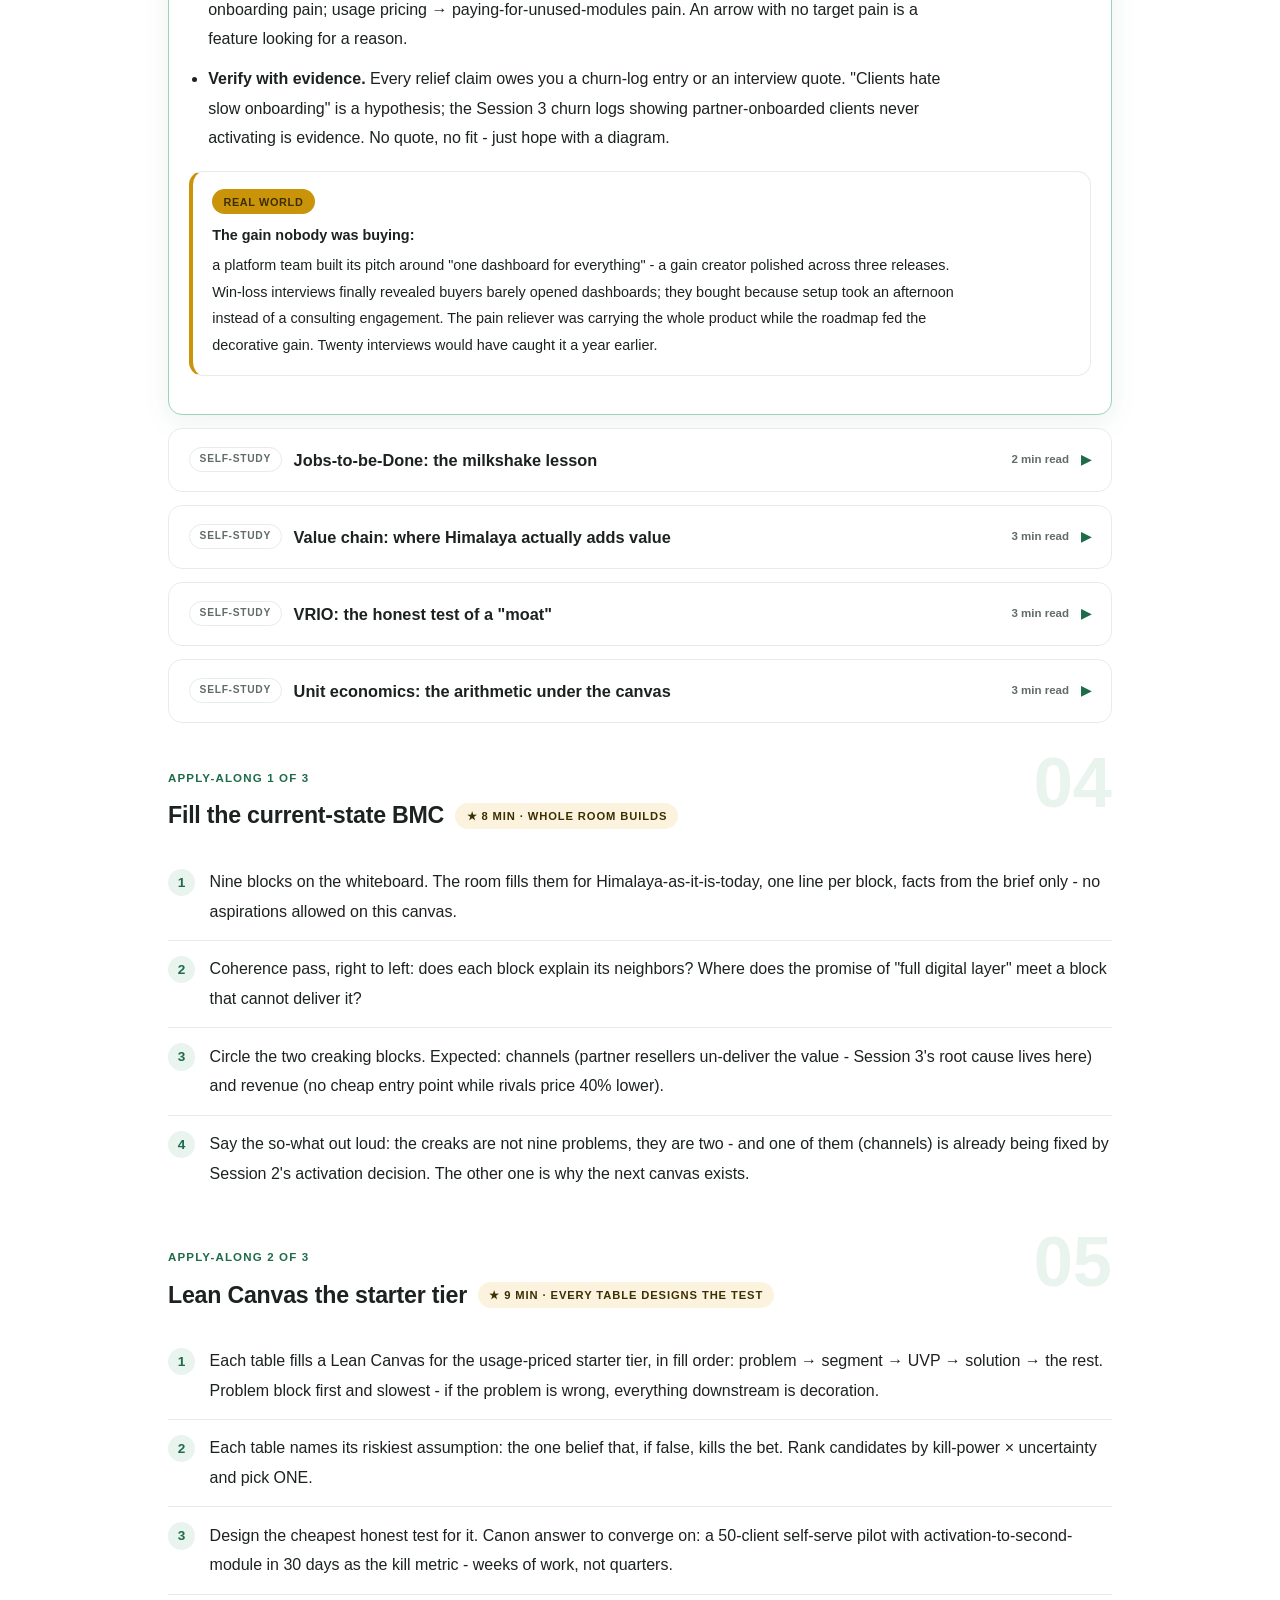
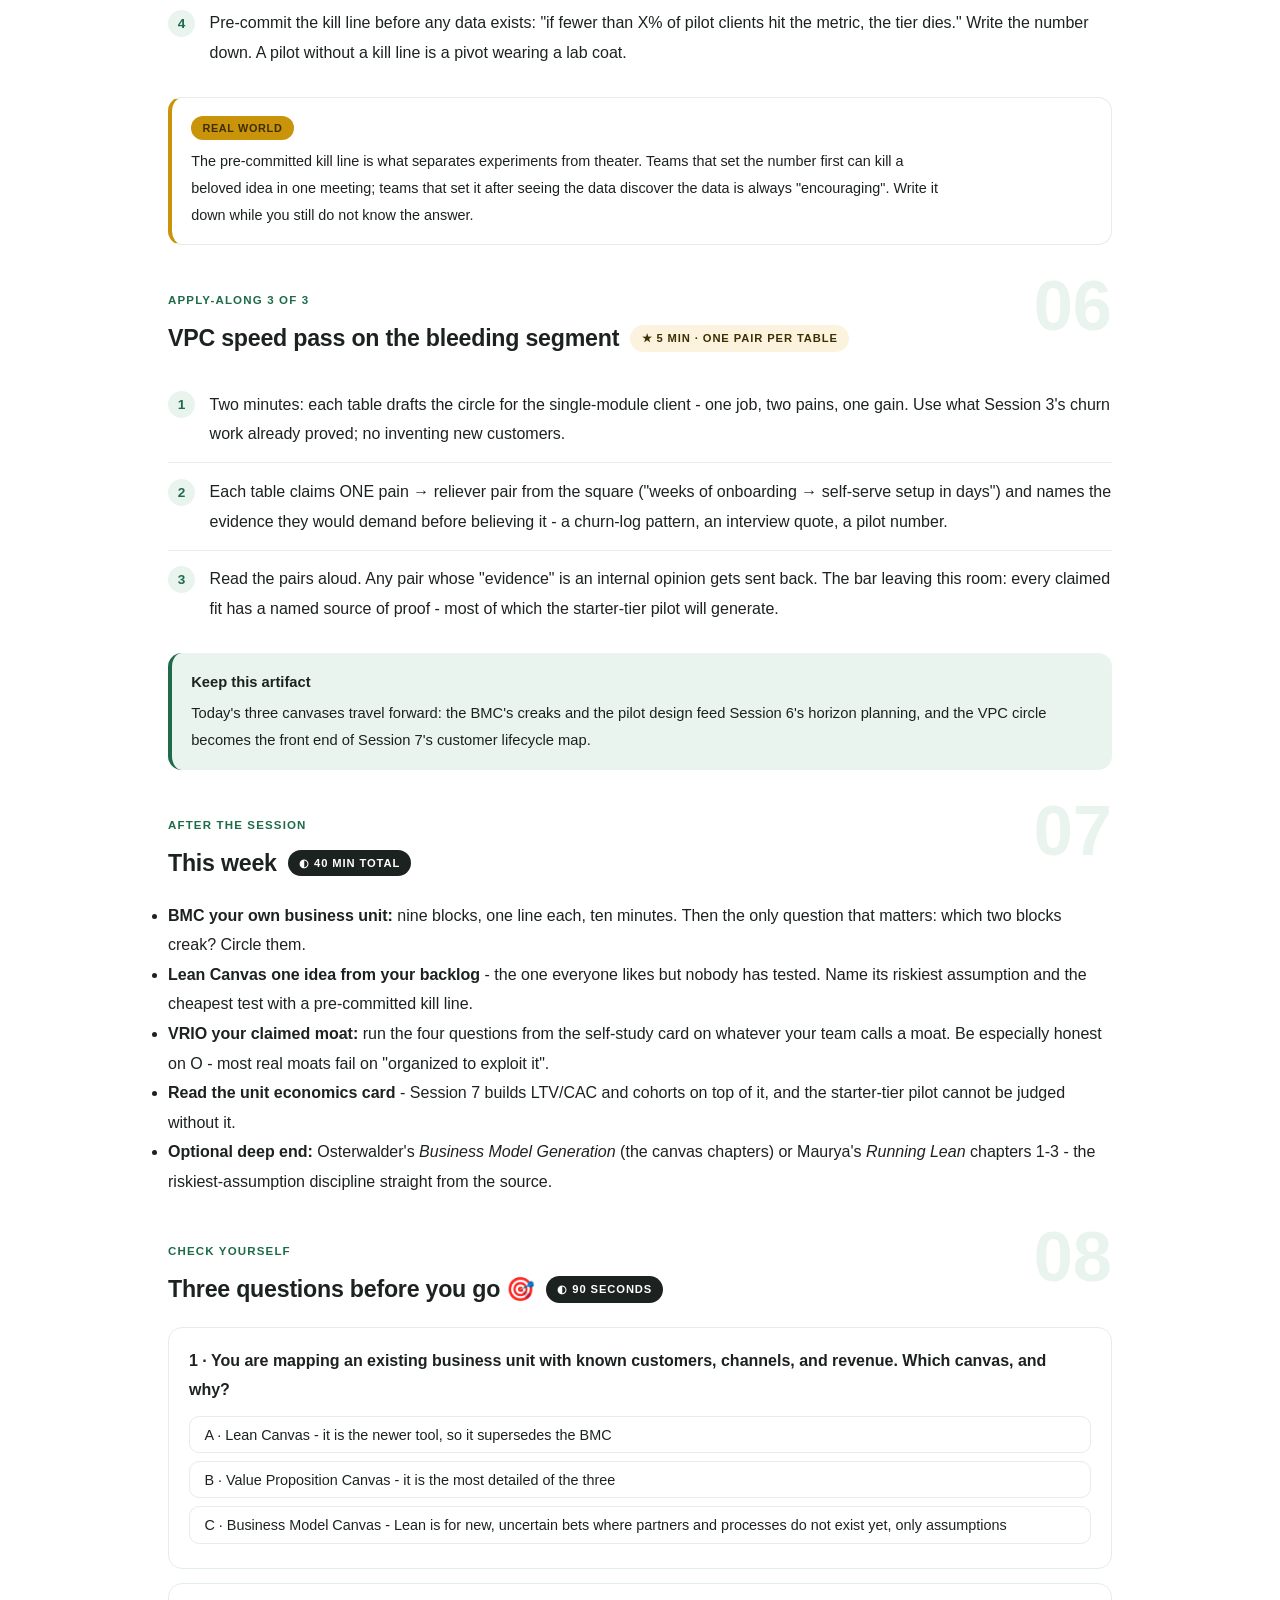
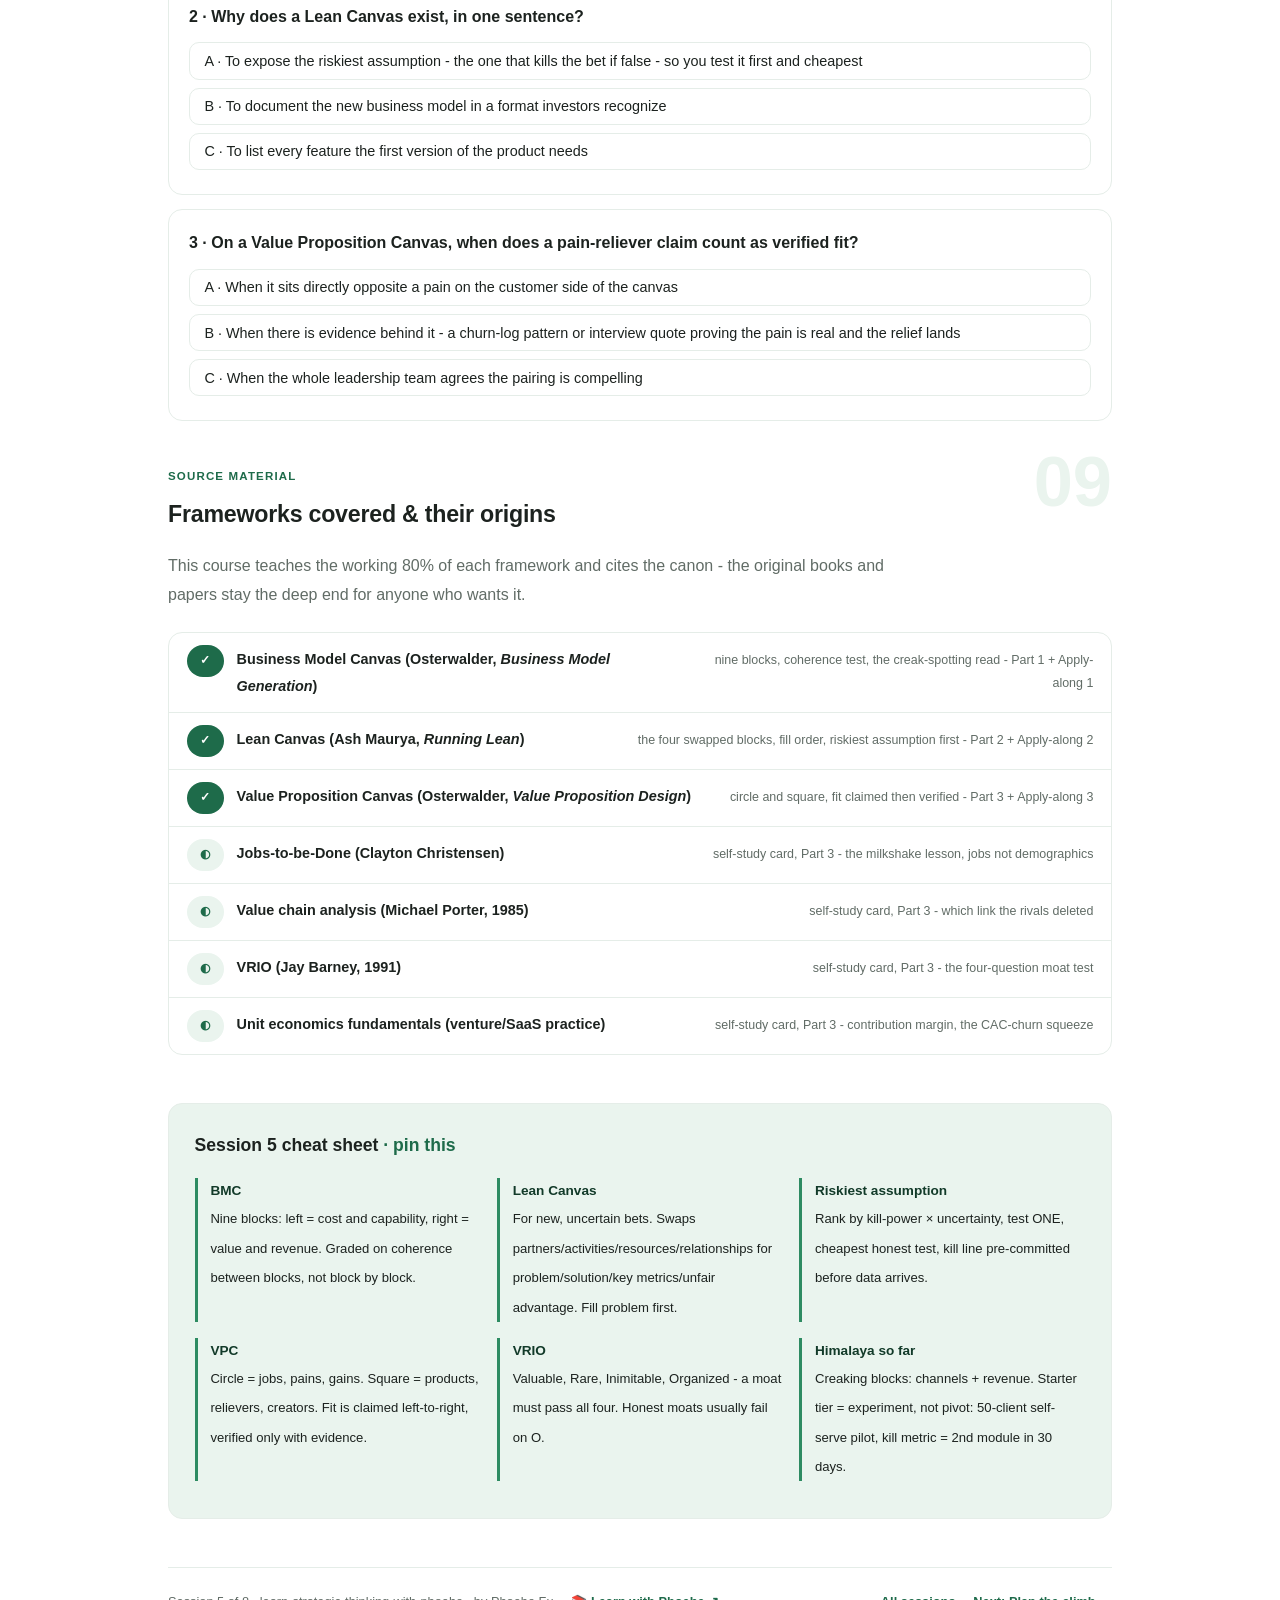
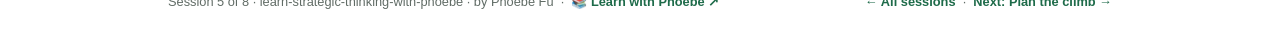
<file: courses/05-design-the-business.html>
<!DOCTYPE html>
<html lang="en">
<head>
<meta charset="UTF-8">
<meta name="viewport" content="width=device-width, initial-scale=1.0">
<!-- social:start -->
<meta name="description" content="Business models hide in hundred-slide decks where no one can see the whole machine at once. A canvas forces the machine onto one page - and incoherence has nowhere to hide. Today: the...">
<meta property="og:type" content="article">
<meta property="og:site_name" content="Learn with Phoebe">
<meta property="og:title" content="Design the business: the model on one page - learn strategic thinking with phoebe">
<meta property="og:description" content="Business models hide in hundred-slide decks where no one can see the whole machine at once. A canvas forces the machine onto one page - and incoherence has nowhere to hide. Today: the...">
<meta property="og:url" content="https://phoebefu6.github.io/learn-strategic-thinking-with-phoebe/courses/05-design-the-business.html">
<meta property="og:image" content="https://phoebefu6.github.io/learn-strategic-thinking-with-phoebe/assets/og-cover.png">
<meta property="og:image:width" content="1200">
<meta property="og:image:height" content="630">
<meta name="twitter:card" content="summary_large_image">
<meta name="twitter:title" content="Design the business: the model on one page - learn strategic thinking with phoebe">
<meta name="twitter:description" content="Business models hide in hundred-slide decks where no one can see the whole machine at once. A canvas forces the machine onto one page - and incoherence has nowhere to hide. Today: the...">
<meta name="twitter:image" content="https://phoebefu6.github.io/learn-strategic-thinking-with-phoebe/assets/og-cover.png">
<!-- social:end -->
<title>Session 5 · Design the business - learn strategic thinking with phoebe</title>
<link rel="stylesheet" href="../assets/style.css?v=37">
</head>
<body>

<div class="toolbar">
  <div class="wrap">
    <span class="crumb"><a href="../index.html">learn-strategic-thinking-with-phoebe</a> / Session 5 of 8</span>
    <button class="btn" id="toggle-all" type="button">Expand all</button>
    <button class="btn primary" id="zoom-toggle" type="button">Projector zoom: off</button>
  </div>
</div>

<header class="masthead">
  <div class="wrap">
    <div class="eyebrow">Learn Strategic Thinking with Phoebe · Session 5 of 8</div>
    <h1>Design the business: <span class="accent">the model on one page</span></h1>
    <p class="sub">Session 4's outside view delivered a verdict: the offer must change - faster onboarding, a cheaper way in. Today we put Himalaya's whole business model on one page, spot where it creaks, and design the counter-move as an experiment: a usage-priced starter tier on a Lean Canvas. Three canvases, one afternoon, zero committed pivots.</p>
    <div class="chip-row">
      <span class="chip level">🟠 Advanced</span>
      <span class="chip audience">Managers &amp; execs</span>
      <span class="chip audience">Bring Session 4's TOWS plays</span>
      <span class="chip time">45 min live + self-study</span>
    </div>
    <div class="agenda">
      <span class="a1" style="flex:1">0-3 · Welcome</span>
      <span class="a2" style="flex:3">3-20 · Concepts</span>
      <span class="a3" style="flex:5">20-42 · Apply-along</span>
      <span class="a4" style="flex:1">42-45 · Q&amp;A</span>
    </div>
  </div>
</header>

<main class="wrap">

  <!-- ============ INTRO ============ -->
  <section class="section" id="intro">
    <div class="section-kicker">
      <span class="klabel">Part 0</span>
      <h2>Why one page beats one deck</h2>
    </div>
    <p class="lede">Business models hide in hundred-slide decks where no one can see the whole machine at once. A canvas forces the machine onto one page - and incoherence has nowhere to hide. Today: the Business Model Canvas for what Himalaya IS, the Lean Canvas for what Himalaya might TEST, and the Value Proposition Canvas to zoom into the fit that Session 3's churn data says is broken. One rule stands all session: the starter tier is an experiment to validate, not a pivot to announce.</p>
    <div class="legend">
      <span class="pill solid">Live - presented in session</span>
      <span class="pill light">Self-study - read after class</span>
      <span class="pill amber">★ Apply-along on Himalaya</span>
      <span class="pill inkpill">The case: Himalaya, B2B2C SaaS</span>
    </div>
    <div class="callout win">
      <strong>★ What you walk out with today</strong>
      Himalaya's current business model on one page with the two creaking blocks circled, a Lean Canvas for the usage-priced starter tier with its riskiest assumption named and a cheap test designed, and a Value Proposition Canvas that turns "clients churn" into specific pains matched to specific relievers - each one owing you evidence.
    </div>
  </section>

  <!-- ============ PART 1: BMC ============ -->
  <section class="section" id="bmc">
    <div class="section-kicker">
      <span class="klabel">Part 1 · the current machine</span>
      <h2>Business Model Canvas: what Himalaya is today <span class="tag concept">6 min live</span></h2>
    </div>
    <p class="lede">Osterwalder's nine blocks are the standard one-page X-ray of a business: who you serve, what you promise them, how it reaches them, and what it costs to keep the promise. The canvas is not a form to fill - it is a coherence test. Every block must explain the blocks next to it.</p>

    <figure class="zoomable">
      <svg viewBox="0 0 880 420" xmlns="http://www.w3.org/2000/svg" role="img" aria-label="Business Model Canvas nine blocks filled with Himalaya's current model; channels and revenue blocks flagged as creaking">
        <style> .bmT { font: 700 11.5px Inter, sans-serif; fill: #FFFFFF; } .bmS { font: 400 11px Inter, sans-serif; fill: #FFFFFF; opacity: .9; } .bmTI { font: 700 11.5px Inter, sans-serif; fill: #1C221F; } .bmSI { font: 400 11px Inter, sans-serif; fill: #1C221F; } .bmX { font: 400 12.5px Inter, sans-serif; fill: #67736C; } .bmW { font: 700 11.5px Inter, sans-serif; fill: #C9930A; } </style>
        <rect x="30" y="45" width="160" height="240" rx="10" fill="#2E8B62"/> <text class="bmT" x="42" y="68">Key partners</text> <text class="bmS" x="42" y="90">partner resellers</text> <text class="bmS" x="42" y="107">cloud + model</text> <text class="bmS" x="42" y="124">vendors</text>
        <rect x="198" y="45" width="160" height="116" rx="10" fill="#2E8B62"/> <text class="bmT" x="210" y="68">Key activities</text> <text class="bmS" x="210" y="90">platform dev,</text> <text class="bmS" x="210" y="107">client onboarding</text>
        <rect x="198" y="169" width="160" height="116" rx="10" fill="#2E8B62"/> <text class="bmT" x="210" y="192">Key resources</text> <text class="bmS" x="210" y="214">platform, CSM team,</text> <text class="bmS" x="210" y="231">8M-consumer data</text>
        <rect x="366" y="45" width="160" height="240" rx="10" fill="#123A29"/> <text class="bmT" x="378" y="68">Value proposition</text> <text class="bmS" x="378" y="90">the full digital</text> <text class="bmS" x="378" y="107">layer for their</text> <text class="bmS" x="378" y="124">consumers</text>
        <rect x="534" y="45" width="160" height="116" rx="10" fill="#1E6B4A"/> <text class="bmT" x="546" y="68">Relationships</text> <text class="bmS" x="546" y="90">high-touch CSM</text>
        <rect x="534" y="169" width="160" height="116" rx="10" fill="#1E6B4A" stroke="#C9930A" stroke-width="3"/> <text class="bmT" x="546" y="192">Channels ⚠</text> <text class="bmS" x="546" y="214">direct sales +</text> <text class="bmS" x="546" y="231">partner resellers</text>
        <rect x="702" y="45" width="160" height="240" rx="10" fill="#1E6B4A"/> <text class="bmT" x="714" y="68">Segments</text> <text class="bmS" x="714" y="90">mid-size consumer</text> <text class="bmS" x="714" y="107">businesses</text> <text class="bmS" x="714" y="124">(1,200 clients)</text>
        <rect x="30" y="295" width="406" height="60" rx="10" fill="#9BD4B6"/> <text class="bmTI" x="42" y="318">Cost structure</text> <text class="bmSI" x="42" y="338">R&amp;D + sales-led CAC + cloud</text>
        <rect x="444" y="295" width="418" height="60" rx="10" fill="#9BD4B6" stroke="#C9930A" stroke-width="3"/> <text class="bmTI" x="456" y="318">Revenue ⚠</text> <text class="bmSI" x="456" y="338">subscription + take rate; no cheap entry point</text> <text class="bmX" x="30" y="384">Read left to right: cost and capability feed the value proposition; value lands on segments and returns revenue.</text> <text class="bmW" x="30" y="404">⚠ = where the model creaks: channels undercut value delivery, revenue has no cheap way in.</text>
      </svg>
      <figcaption>🔍 Click to zoom - Himalaya's current business model, nine blocks on one page (you fill this in Apply-along 1)</figcaption>
    </figure>

    <details class="card" open>
      <summary><span class="mode live">Live</span>How to read a canvas<span class="mini">3 min</span><span class="caret">▶</span></summary>
      <div class="body">
        <ul>
          <li><strong>Right half is value and revenue:</strong> segments, the value promised to them, the channels and relationships that deliver it, the revenue that returns. This is the theater - what the customer sees.</li>
          <li><strong>Left half is cost and capability:</strong> the partners, activities, and resources that make the promise deliverable, and what they cost. This is the backstage.</li>
          <li><strong>Coherence between blocks is the test.</strong> A canvas is not graded block by block; it is graded on whether the blocks explain each other. High-touch relationships + a $33k median price + a self-serve dream do not cohere - something has to give.</li>
          <li><strong>Fill it fast, argue it slow.</strong> Ten minutes to draft, an hour to interrogate. The draft is cheap; the argument is the work.</li>
        </ul>
        <div class="callout tip">
          <strong>The exec move</strong>
          When someone proposes any initiative, ask "which block does this change?" If the answer is none, it is an optimization, not a strategy - fine, but fund it from a different budget than the turnaround.
        </div>
      </div>
    </details>

    <details class="card">
      <summary><span class="mode live">Live</span>Where Himalaya's model creaks<span class="mini">3 min</span><span class="caret">▶</span></summary>
      <div class="body">
        <p>Put the whole machine on one page and two blocks visibly grind:</p>
        <ul>
          <li><strong>Channels fight the value proposition.</strong> The promise is "the full digital layer for your consumers" - but a third of delivery runs through partner resellers with no activation playbook. Session 3 proved the cost: partner-onboarded clients stay single-module and churn. The channel block is quietly un-delivering the value block.</li>
          <li><strong>Revenue has no cheap entry point.</strong> Subscription + take rate at a $33k median works for committed clients - and hands every price-sensitive prospect to the rivals at 40% less. The model has a front door and no side door.</li>
        </ul>
        <div class="callout example">
          <span class="ex-pill">Real world</span>
          <p><strong>The canvas that ended a fight:</strong> a scale-up's sales and product leads argued for months about "moving upmarket" - in the abstract. Drafting the current-state canvas took twenty minutes and showed the real issue: their channel block (self-serve) could not deliver their proposed value block (enterprise integration promises). The argument dissolved; the sequencing decision made itself. One page beat two quarters of meetings.</p>
        </div>
      </div>
    </details>
  </section>

  <!-- ============ PART 2: LEAN CANVAS ============ -->
  <section class="section" id="lean-canvas">
    <div class="section-kicker">
      <span class="klabel">Part 2 · the experiment page</span>
      <h2>Lean Canvas: designing the starter-tier test <span class="tag concept">6 min live</span></h2>
    </div>
    <p class="lede">Ash Maurya rebuilt Osterwalder's canvas for new, uncertain bets - where you have no partners, no processes, no relationships yet, only assumptions. Four blocks swap out, four swap in: problem, solution, key metrics, unfair advantage. Same one-page discipline, different question: not "how does the machine run?" but "what has to be true for this bet to live?"</p>

    <figure class="zoomable">
      <svg viewBox="0 0 880 340" xmlns="http://www.w3.org/2000/svg" role="img" aria-label="Business Model Canvas and Lean Canvas side by side, highlighting the four blocks that swap: partners to problem, activities to solution, resources to key metrics, relationships to unfair advantage">
        <style> .lcH { font: 700 13px Inter, sans-serif; fill: #1C221F; } .lcT { font: 600 10px Inter, sans-serif; fill: #1C221F; } .lcW { font: 700 10px Inter, sans-serif; fill: #1C221F; } .lcV { font: 700 10px Inter, sans-serif; fill: #FFFFFF; } .lcX { font: 400 12px Inter, sans-serif; fill: #67736C; } .lcM { font: 600 11px Inter, sans-serif; fill: #1C221F; } </style>
        <text class="lcH" x="30" y="28">BMC · the existing machine</text> <text class="lcH" x="460" y="28">Lean Canvas · the new, uncertain bet</text>
        <rect x="30" y="45" width="74" height="140" rx="6" fill="#C9930A"/> <text class="lcW" x="36" y="66">Partners</text>
        <rect x="108" y="45" width="74" height="66" rx="6" fill="#C9930A"/> <text class="lcW" x="114" y="66">Activities</text>
        <rect x="108" y="119" width="74" height="66" rx="6" fill="#C9930A"/> <text class="lcW" x="114" y="140">Resources</text>
        <rect x="186" y="45" width="74" height="140" rx="6" fill="#123A29"/> <text class="lcV" x="192" y="66">Value prop</text>
        <rect x="264" y="45" width="74" height="66" rx="6" fill="#C9930A"/> <text class="lcW" x="270" y="66">Relations</text>
        <rect x="264" y="119" width="74" height="66" rx="6" fill="#EAF4EE"/> <text class="lcT" x="270" y="140">Channels</text>
        <rect x="342" y="45" width="74" height="140" rx="6" fill="#EAF4EE"/> <text class="lcT" x="348" y="66">Segments</text>
        <rect x="30" y="193" width="186" height="34" rx="6" fill="#EAF4EE"/> <text class="lcT" x="36" y="214">Cost</text>
        <rect x="226" y="193" width="190" height="34" rx="6" fill="#EAF4EE"/> <text class="lcT" x="232" y="214">Revenue</text>
        <rect x="460" y="45" width="74" height="140" rx="6" fill="#C9930A"/> <text class="lcW" x="466" y="66">Problem</text>
        <rect x="538" y="45" width="74" height="66" rx="6" fill="#C9930A"/> <text class="lcW" x="544" y="66">Solution</text>
        <rect x="538" y="119" width="74" height="66" rx="6" fill="#C9930A"/> <text class="lcW" x="544" y="134">Key</text> <text class="lcW" x="544" y="147">metrics</text>
        <rect x="616" y="45" width="74" height="140" rx="6" fill="#123A29"/> <text class="lcV" x="622" y="66">UVP</text>
        <rect x="694" y="45" width="74" height="66" rx="6" fill="#C9930A"/> <text class="lcW" x="700" y="60">Unfair</text> <text class="lcW" x="700" y="73">advantage</text>
        <rect x="694" y="119" width="74" height="66" rx="6" fill="#EAF4EE"/> <text class="lcT" x="700" y="140">Channels</text>
        <rect x="772" y="45" width="74" height="140" rx="6" fill="#EAF4EE"/> <text class="lcT" x="778" y="66">Segments</text>
        <rect x="460" y="193" width="186" height="34" rx="6" fill="#EAF4EE"/> <text class="lcT" x="466" y="214">Cost</text>
        <rect x="656" y="193" width="190" height="34" rx="6" fill="#EAF4EE"/> <text class="lcT" x="662" y="214">Revenue</text>
        <rect x="30" y="256" width="14" height="14" rx="3" fill="#C9930A"/> <text class="lcM" x="52" y="268">the four blocks that swap:</text> <text class="lcM" x="52" y="288">partners → problem · activities → solution · resources → key metrics · relationships → unfair advantage</text> <text class="lcX" x="30" y="316">Why: a new bet has no partners, processes, or relationships yet - only assumptions. Existing business = BMC; new bet = Lean.</text>
      </svg>
      <figcaption>🔍 Click to zoom - BMC vs Lean Canvas: exactly which four blocks swap, and why</figcaption>
    </figure>

    <details class="card" open>
      <summary><span class="mode live">Live</span>Fill order, and the starter-tier canvas<span class="mini">3 min</span><span class="caret">▶</span></summary>
      <div class="body">
        <p>A Lean Canvas is filled in a deliberate order - problem first, because everything else is downstream of being wrong about the problem. Problem → segment → unique value proposition → solution → channels → revenue/cost → key metrics and unfair advantage as the honesty checks near the end.</p>
        <p>Himalaya's starter-tier canvas, drafted:</p>
        <ul>
          <li><strong>Problem:</strong> SMB-end prospects are priced out at $33k and scared off by weeks-long onboarding - they default to the 40%-cheaper rivals.</li>
          <li><strong>Segment:</strong> smaller consumer businesses Himalaya currently loses before the first call.</li>
          <li><strong>Solution:</strong> a self-serve, usage-priced starter tier - one core module, activation in days, no CSM required.</li>
          <li><strong>Key metric:</strong> activation to a second module within 30 days (the number Session 3 proved predicts retention).</li>
          <li><strong>Unfair advantage:</strong> the existing 8M consumer touchpoints - data-powered defaults no AI-native rival can ship on day one.</li>
        </ul>
        <div class="callout tip">
          <strong>Say the quiet part on purpose</strong>
          This canvas is an experiment page, not a pivot memo. Nothing here commits Himalaya to a starter tier - it commits Himalaya to finding out cheaply whether one deserves to exist.
        </div>
      </div>
    </details>

    <details class="card">
      <summary><span class="mode live">Live</span>Riskiest assumption first<span class="mini">3 min</span><span class="caret">▶</span></summary>
      <div class="body">
        <p>The canvas exists to expose the one assumption that kills the bet if false. Not the ten assumptions - the one. For the starter tier it is this: <strong>"self-serve clients will activate without human onboarding."</strong> If that is false, the tier just industrializes the exact failure mode Session 3 diagnosed - clients who never activate, never form a habit, and churn.</p>
        <ul>
          <li><strong>Rank assumptions by kill-power × uncertainty.</strong> "SMBs want cheaper software" is near-certain - do not test it. "They will self-activate" is uncertain AND fatal - test it first.</li>
          <li><strong>Design the cheapest honest test.</strong> Canon for Himalaya: a 50-client self-serve pilot, with activation-to-second-module inside 30 days as the kill metric. Weeks and one squad - not a replatform.</li>
          <li><strong>Pre-commit the kill line.</strong> Decide before the data arrives what number means stop. A pilot without a kill line is a pivot in disguise.</li>
        </ul>
        <div class="callout example">
          <span class="ex-pill">Real world</span>
          <p><strong>Testing the wrong assumption:</strong> a SaaS team spent two quarters validating that customers wanted a cheaper tier - surveys, pricing studies, beautiful decks. Demand was never the risk. The killer assumption, untested, was that support costs would stay flat; the cheap tier generated triple the tickets and negative margin. They validated the comfortable assumption and shipped the fatal one.</p>
        </div>
      </div>
    </details>
  </section>

  <!-- ============ PART 3: VPC ============ -->
  <section class="section" id="vpc">
    <div class="section-kicker">
      <span class="klabel">Part 3 · zoom into the fit</span>
      <h2>Value Proposition Canvas: where promise meets pain <span class="tag concept">5 min live</span></h2>
    </div>
    <p class="lede">The BMC's value block is one rectangle doing a lot of work. Osterwalder's Value Proposition Canvas zooms in: on the right, a circle for the customer - their jobs, pains, and gains; on the left, a square for you - products, pain relievers, gain creators. Fit is when the left side demonstrably answers the right side. We aim it at the segment that is bleeding: single-module clients.</p>

    <figure class="zoomable">
      <svg viewBox="0 0 880 360" xmlns="http://www.w3.org/2000/svg" role="img" aria-label="Value Proposition Canvas: Himalaya's square of products, pain relievers and gain creators on the left, the single-module client circle of jobs, pains and gains on the right">
        <style> .vpH { font: 700 13px Inter, sans-serif; fill: #1C221F; } .vpG { font: 700 12px Inter, sans-serif; fill: #1E6B4A; } .vpS { font: 400 11.5px Inter, sans-serif; fill: #1C221F; } .vpX { font: 400 12.5px Inter, sans-serif; fill: #67736C; } .vpF { font: 600 10.5px Inter, sans-serif; fill: #67736C; } .vpL { stroke: #C3CEC7; stroke-width: 2.5; fill: none; marker-end: url(#vpAh); } </style>
        <defs>
          <marker id="vpAh" markerWidth="8" markerHeight="8" refX="6" refY="3" orient="auto">
            <path d="M0,0 L6,3 L0,6" fill="none" stroke="#C3CEC7" stroke-width="1.5"/>
          </marker>
        </defs>
        <text class="vpH" x="60" y="34">Himalaya's offer (the square)</text>
        <rect x="60" y="50" width="300" height="270" rx="14" fill="#EAF4EE" stroke="#C3CEC7" stroke-width="2"/> <text class="vpG" x="80" y="82">Products &amp; services</text> <text class="vpS" x="80" y="101">starter tier + one core module</text> <text class="vpG" x="80" y="140">Pain relievers</text> <text class="vpS" x="80" y="159">self-serve setup in days</text> <text class="vpS" x="80" y="176">usage-based pricing</text> <text class="vpG" x="80" y="215">Gain creators</text> <text class="vpS" x="80" y="234">consumer-data insights</text> <text class="vpS" x="80" y="251">out of the box</text> <text class="vpH" x="508" y="34">Single-module client (the circle)</text>
        <circle cx="650" cy="185" r="145" fill="#EAF4EE" stroke="#C3CEC7" stroke-width="2"/> <text class="vpG" x="562" y="110">Jobs</text> <text class="vpS" x="562" y="129">run the consumer</text> <text class="vpS" x="562" y="146">experience, no IT team</text> <text class="vpG" x="562" y="180">Pains</text> <text class="vpS" x="562" y="199">weeks of onboarding,</text> <text class="vpS" x="562" y="216">paying for unused modules</text> <text class="vpG" x="562" y="250">Gains</text> <text class="vpS" x="562" y="269">revenue per consumer up,</text> <text class="vpS" x="562" y="286">fewer tools to manage</text>
        <line class="vpL" x1="362" y1="185" x2="500" y2="185"/>
        <text class="vpF" x="372" y="172">fit claimed →</text> <text class="vpF" x="372" y="206">verified w/ evidence</text> <text class="vpX" x="60" y="348">Every reliever must point at a named pain - and carry a churn-log line or interview quote as proof the pain is real.</text>
      </svg>
      <figcaption>🔍 Click to zoom - the VPC for Himalaya's single-module segment (you run the speed pass in Apply-along 3)</figcaption>
    </figure>

    <details class="card" open>
      <summary><span class="mode live">Live</span>Fit is claimed, then verified<span class="mini">5 min</span><span class="caret">▶</span></summary>
      <div class="body">
        <ul>
          <li><strong>Start on the circle, always.</strong> Jobs first ("run the consumer experience without an IT team"), then the pains that job produces, then the gains the client is really buying. If the circle is guesswork, the square is fiction.</li>
          <li><strong>Claim fit left-to-right.</strong> Each pain reliever points at a named pain: self-serve setup → weeks-of-onboarding pain; usage pricing → paying-for-unused-modules pain. An arrow with no target pain is a feature looking for a reason.</li>
          <li><strong>Verify with evidence.</strong> Every relief claim owes you a churn-log entry or an interview quote. "Clients hate slow onboarding" is a hypothesis; the Session 3 churn logs showing partner-onboarded clients never activating is evidence. No quote, no fit - just hope with a diagram.</li>
        </ul>
        <div class="callout example">
          <span class="ex-pill">Real world</span>
          <p><strong>The gain nobody was buying:</strong> a platform team built its pitch around "one dashboard for everything" - a gain creator polished across three releases. Win-loss interviews finally revealed buyers barely opened dashboards; they bought because setup took an afternoon instead of a consulting engagement. The pain reliever was carrying the whole product while the roadmap fed the decorative gain. Twenty interviews would have caught it a year earlier.</p>
        </div>
      </div>
    </details>

    <details class="card">
      <summary><span class="mode self">Self-study</span>Jobs-to-be-Done: the milkshake lesson<span class="mini">2 min read</span><span class="caret">▶</span></summary>
      <div class="body">
        <p>Christensen's famous study: a fast-food chain optimized milkshakes by asking segments what flavors they wanted - nothing moved. Observing instead, they found morning buyers "hired" the shake for a boring commute: one-handed, slow to finish, tides you to lunch. The competition was not other shakes; it was bagels and bananas. <strong>Customers hire products for jobs; demographics describe who they are, not why they buy.</strong> Himalaya's clients do not want "a platform" - they hire it to run a consumer experience without building an IT team. Interview for the job ("walk me through the day you decided you needed this") and the VPC circle fills itself with facts instead of personas.</p>
      </div>
    </details>

    <details class="card">
      <summary><span class="mode self">Self-study</span>Value chain: where Himalaya actually adds value<span class="mini">3 min read</span><span class="caret">▶</span></summary>
      <div class="body">
        <p>Porter's other canvas (1985): lay out the chain of activities from raw input to delivered value and ask where margin is actually earned. For Himalaya: build platform → sell → onboard → activate → support → expand. Two reads jump out:</p>
        <ul>
          <li><strong>Himalaya's margin lives late in the chain</strong> - activation and expansion (multi-module NRR 112%) - yet its investment is concentrated early, in building and selling. The onboarding link, where Session 3 found the leak, is the cheapest link and the one that breaks the rest.</li>
          <li><strong>The AI-native rivals rebuilt the chain, not the product.</strong> Their advantage is not a better module - it is deleting the onboarding link entirely (self-serve, days). When a competitor is cheaper, ask which link they removed before asking which feature they added.</li>
        </ul>
      </div>
    </details>

    <details class="card">
      <summary><span class="mode self">Self-study</span>VRIO: the honest test of a "moat"<span class="mini">3 min read</span><span class="caret">▶</span></summary>
      <div class="body">
        <p>Session 4 nominated the consumer-data asset as a moat. Jay Barney's VRIO is the cold shower every claimed moat deserves - four questions, in order, and the moat must pass all four:</p>
        <table class="clean">
          <thead><tr><th>Test</th><th>The question</th><th>Himalaya's consumer-data asset</th></tr></thead>
          <tbody>
            <tr><td>Valuable</td><td>Does it let us serve clients better or cheaper?</td><td>Plausibly - data-powered defaults, benchmarks. Not yet proven in revenue.</td></tr>
            <tr><td>Rare</td><td>Do competitors lack it?</td><td>Yes - 8M touchpoints; the AI-natives have thousands.</td></tr>
            <tr><td>Inimitable</td><td>Is it costly to copy?</td><td>Yes - data compounds with scale and time; you cannot fund your way to it quickly.</td></tr>
            <tr><td>Organized</td><td>Are we set up to exploit it?</td><td><strong>No - today nobody monetizes it.</strong> The moat exists; the drawbridge crew does not.</td></tr>
          </tbody>
        </table>
        <p>Verdict: VRI yes, O no - which converts "we have a moat" into an org-design action, not a comfort blanket. Most claimed moats die on R or I; the honest ones often die on O.</p>
      </div>
    </details>

    <details class="card">
      <summary><span class="mode self">Self-study</span>Unit economics: the arithmetic under the canvas<span class="mini">3 min read</span><span class="caret">▶</span></summary>
      <div class="body">
        <p>Every canvas block eventually has to survive arithmetic. The unit is one client; the question is whether one client is worth acquiring.</p>
        <ul>
          <li><strong>Contribution margin per client:</strong> what a median $33k/yr client leaves after the cost to serve them (cloud, support, CSM time). This funds everything else.</li>
          <li><strong>The squeeze Himalaya is in:</strong> 14% churn cuts expected client lifetime to roughly seven years at best - and the churners leave early, before payback. Meanwhile a lengthening sales cycle and a falling win rate push CAC up. Margin down, CAC up: payback stretches from both ends.</li>
          <li><strong>Why the starter tier must be usage-priced AND self-serve:</strong> a cheaper tier with the same sales-led CAC and CSM cost is arithmetic suicide. The tier only works if acquisition and service costs fall further than price does - which is exactly what the 50-client pilot must measure alongside activation.</li>
        </ul>
        <p>Session 7 builds this into full LTV/CAC and cohort math; for now, the rule: no canvas is validated until the unit economics of one customer close.</p>
      </div>
    </details>
  </section>

  <!-- ============ DEMO 1 ============ -->
  <section class="section" id="demo-1">
    <div class="section-kicker">
      <span class="klabel">Apply-along 1 of 3</span>
      <h2>Fill the current-state BMC <span class="tag demo">★ 8 min · whole room builds</span></h2>
    </div>
    <div class="steps">
      <div class="step"><p>Nine blocks on the whiteboard. The room fills them for Himalaya-as-it-is-today, one line per block, facts from the brief only - no aspirations allowed on this canvas.</p></div>
      <div class="step"><p>Coherence pass, right to left: does each block explain its neighbors? Where does the promise of "full digital layer" meet a block that cannot deliver it?</p></div>
      <div class="step"><p>Circle the two creaking blocks. Expected: channels (partner resellers un-deliver the value - Session 3's root cause lives here) and revenue (no cheap entry point while rivals price 40% lower).</p></div>
      <div class="step"><p>Say the so-what out loud: the creaks are not nine problems, they are two - and one of them (channels) is already being fixed by Session 2's activation decision. The other one is why the next canvas exists.</p></div>
    </div>
  </section>

  <!-- ============ DEMO 2 ============ -->
  <section class="section" id="demo-2">
    <div class="section-kicker">
      <span class="klabel">Apply-along 2 of 3</span>
      <h2>Lean Canvas the starter tier <span class="tag demo">★ 9 min · every table designs the test</span></h2>
    </div>
    <div class="steps">
      <div class="step"><p>Each table fills a Lean Canvas for the usage-priced starter tier, in fill order: problem → segment → UVP → solution → the rest. Problem block first and slowest - if the problem is wrong, everything downstream is decoration.</p></div>
      <div class="step"><p>Each table names its riskiest assumption: the one belief that, if false, kills the bet. Rank candidates by kill-power × uncertainty and pick ONE.</p></div>
      <div class="step"><p>Design the cheapest honest test for it. Canon answer to converge on: a 50-client self-serve pilot with activation-to-second-module in 30 days as the kill metric - weeks of work, not quarters.</p></div>
      <div class="step"><p>Pre-commit the kill line before any data exists: "if fewer than X% of pilot clients hit the metric, the tier dies." Write the number down. A pilot without a kill line is a pivot wearing a lab coat.</p></div>
    </div>
    <div class="callout example">
      <span class="ex-pill">Real world</span>
      <p>The pre-committed kill line is what separates experiments from theater. Teams that set the number first can kill a beloved idea in one meeting; teams that set it after seeing the data discover the data is always "encouraging". Write it down while you still do not know the answer.</p>
    </div>
  </section>

  <!-- ============ DEMO 3 ============ -->
  <section class="section" id="demo-3">
    <div class="section-kicker">
      <span class="klabel">Apply-along 3 of 3</span>
      <h2>VPC speed pass on the bleeding segment <span class="tag demo">★ 5 min · one pair per table</span></h2>
    </div>
    <div class="steps">
      <div class="step"><p>Two minutes: each table drafts the circle for the single-module client - one job, two pains, one gain. Use what Session 3's churn work already proved; no inventing new customers.</p></div>
      <div class="step"><p>Each table claims ONE pain → reliever pair from the square ("weeks of onboarding → self-serve setup in days") and names the evidence they would demand before believing it - a churn-log pattern, an interview quote, a pilot number.</p></div>
      <div class="step"><p>Read the pairs aloud. Any pair whose "evidence" is an internal opinion gets sent back. The bar leaving this room: every claimed fit has a named source of proof - most of which the starter-tier pilot will generate.</p></div>
    </div>
    <div class="callout tip">
      <strong>Keep this artifact</strong>
      Today's three canvases travel forward: the BMC's creaks and the pilot design feed Session 6's horizon planning, and the VPC circle becomes the front end of Session 7's customer lifecycle map.
    </div>
  </section>

  <!-- ============ HOMEWORK ============ -->
  <section class="section" id="exercise">
    <div class="section-kicker">
      <span class="klabel">After the session</span>
      <h2>This week <span class="tag exercise">◐ 40 min total</span></h2>
    </div>
    <ul>
      <li><strong>BMC your own business unit:</strong> nine blocks, one line each, ten minutes. Then the only question that matters: which two blocks creak? Circle them.</li>
      <li><strong>Lean Canvas one idea from your backlog</strong> - the one everyone likes but nobody has tested. Name its riskiest assumption and the cheapest test with a pre-committed kill line.</li>
      <li><strong>VRIO your claimed moat:</strong> run the four questions from the self-study card on whatever your team calls a moat. Be especially honest on O - most real moats fail on "organized to exploit it".</li>
      <li><strong>Read the unit economics card</strong> - Session 7 builds LTV/CAC and cohorts on top of it, and the starter-tier pilot cannot be judged without it.</li>
      <li><strong>Optional deep end:</strong> Osterwalder's <em>Business Model Generation</em> (the canvas chapters) or Maurya's <em>Running Lean</em> chapters 1-3 - the riskiest-assumption discipline straight from the source.</li>
    </ul>
  </section>

  <!-- ============ QUIZ ============ -->
  <section class="section" id="quiz">
    <div class="section-kicker">
      <span class="klabel">Check yourself</span>
      <h2>Three questions before you go 🎯 <span class="tag exercise">◐ 90 seconds</span></h2>
    </div>
    <div class="quiz-q" data-answer="2">
      <p class="qtext">1 · You are mapping an existing business unit with known customers, channels, and revenue. Which canvas, and why?</p>
      <button class="qopt" type="button">A · Lean Canvas - it is the newer tool, so it supersedes the BMC</button>
      <button class="qopt" type="button">B · Value Proposition Canvas - it is the most detailed of the three</button>
      <button class="qopt" type="button">C · Business Model Canvas - Lean is for new, uncertain bets where partners and processes do not exist yet, only assumptions</button>
      <p class="qwhy">Existing machine = BMC; new bet = Lean. The four swapped blocks (problem, solution, metrics, unfair advantage) only earn their place when you are testing, not operating.</p>
    </div>
    <div class="quiz-q" data-answer="0">
      <p class="qtext">2 · Why does a Lean Canvas exist, in one sentence?</p>
      <button class="qopt" type="button">A · To expose the riskiest assumption - the one that kills the bet if false - so you test it first and cheapest</button>
      <button class="qopt" type="button">B · To document the new business model in a format investors recognize</button>
      <button class="qopt" type="button">C · To list every feature the first version of the product needs</button>
      <p class="qwhy">The page is a search tool for the fatal assumption. For Himalaya's starter tier: "self-serve clients will activate without human onboarding" - tested by a 50-client pilot with a pre-committed kill metric.</p>
    </div>
    <div class="quiz-q" data-answer="1">
      <p class="qtext">3 · On a Value Proposition Canvas, when does a pain-reliever claim count as verified fit?</p>
      <button class="qopt" type="button">A · When it sits directly opposite a pain on the customer side of the canvas</button>
      <button class="qopt" type="button">B · When there is evidence behind it - a churn-log pattern or interview quote proving the pain is real and the relief lands</button>
      <button class="qopt" type="button">C · When the whole leadership team agrees the pairing is compelling</button>
      <p class="qwhy">Fit is claimed left-to-right and verified with evidence. Position on the diagram is a claim; a quote or a cohort number is proof. Consensus is neither.</p>
    </div>
    <p class="quiz-score"></p>
  </section>

  <!-- ============ SOURCES ============ -->
  <section class="section" id="official">
    <div class="section-kicker">
      <span class="klabel">Source material</span>
      <h2>Frameworks covered &amp; their origins</h2>
    </div>
    <p class="lede">This course teaches the working 80% of each framework and cites the canon - the original books and papers stay the deep end for anyone who wants it.</p>
    <div class="covered">
      <div class="covered-row"><span class="status pill solid">✓</span><span class="name">Business Model Canvas (Osterwalder, <em>Business Model Generation</em>)</span><span class="note">nine blocks, coherence test, the creak-spotting read - Part 1 + Apply-along 1</span></div>
      <div class="covered-row"><span class="status pill solid">✓</span><span class="name">Lean Canvas (Ash Maurya, <em>Running Lean</em>)</span><span class="note">the four swapped blocks, fill order, riskiest assumption first - Part 2 + Apply-along 2</span></div>
      <div class="covered-row"><span class="status pill solid">✓</span><span class="name">Value Proposition Canvas (Osterwalder, <em>Value Proposition Design</em>)</span><span class="note">circle and square, fit claimed then verified - Part 3 + Apply-along 3</span></div>
      <div class="covered-row"><span class="status pill light">◐</span><span class="name">Jobs-to-be-Done (Clayton Christensen)</span><span class="note">self-study card, Part 3 - the milkshake lesson, jobs not demographics</span></div>
      <div class="covered-row"><span class="status pill light">◐</span><span class="name">Value chain analysis (Michael Porter, 1985)</span><span class="note">self-study card, Part 3 - which link the rivals deleted</span></div>
      <div class="covered-row"><span class="status pill light">◐</span><span class="name">VRIO (Jay Barney, 1991)</span><span class="note">self-study card, Part 3 - the four-question moat test</span></div>
      <div class="covered-row"><span class="status pill light">◐</span><span class="name">Unit economics fundamentals (venture/SaaS practice)</span><span class="note">self-study card, Part 3 - contribution margin, the CAC-churn squeeze</span></div>
    </div>
  </section>

  <!-- ============ CHEAT SHEET ============ -->
  <section class="cheat" id="cheatsheet">
    <h3>Session 5 cheat sheet <span>· pin this</span></h3>
    <div class="grid-2">
      <div class="cheat-item"><b>BMC</b><span>Nine blocks: left = cost and capability, right = value and revenue. Graded on coherence between blocks, not block by block.</span></div>
      <div class="cheat-item"><b>Lean Canvas</b><span>For new, uncertain bets. Swaps partners/activities/resources/relationships for problem/solution/key metrics/unfair advantage. Fill problem first.</span></div>
      <div class="cheat-item"><b>Riskiest assumption</b><span>Rank by kill-power × uncertainty, test ONE, cheapest honest test, kill line pre-committed before data arrives.</span></div>
      <div class="cheat-item"><b>VPC</b><span>Circle = jobs, pains, gains. Square = products, relievers, creators. Fit is claimed left-to-right, verified only with evidence.</span></div>
      <div class="cheat-item"><b>VRIO</b><span>Valuable, Rare, Inimitable, Organized - a moat must pass all four. Honest moats usually fail on O.</span></div>
      <div class="cheat-item"><b>Himalaya so far</b><span>Creaking blocks: channels + revenue. Starter tier = experiment, not pivot: 50-client self-serve pilot, kill metric = 2nd module in 30 days.</span></div>
    </div>
  </section>

  <footer class="pagefoot">
    <span>Session 5 of 8 · learn-strategic-thinking-with-phoebe · by Phoebe Fu &nbsp;·&nbsp; 📚 <a href="https://phoebefu6.github.io/learn-with-phoebe/">Learn with Phoebe ↗</a></span>
    <span><a href="../index.html">← All sessions</a> &nbsp;·&nbsp; <a href="06-plan-the-climb.html">Next: Plan the climb →</a></span>
  </footer>

</main>

<script src="../assets/app.js?v=36"></script>
</body>
</html>
</file>
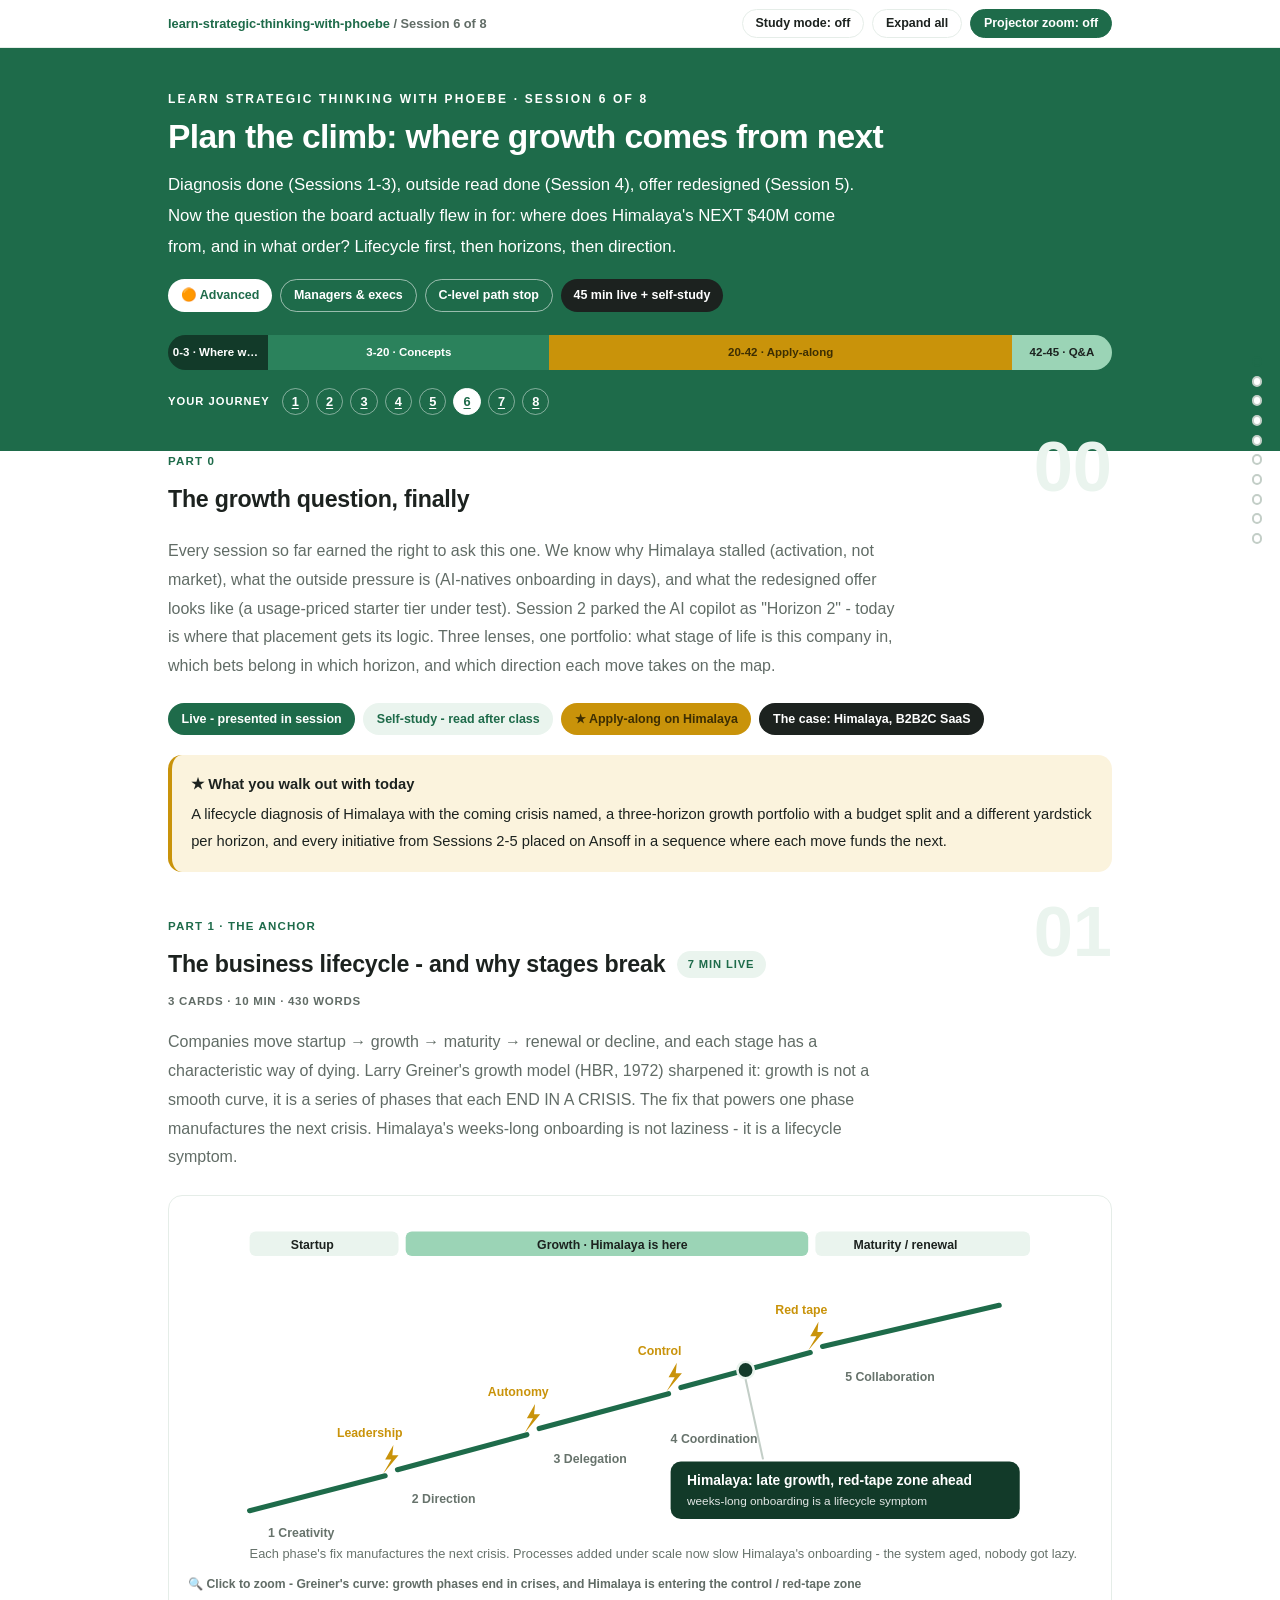
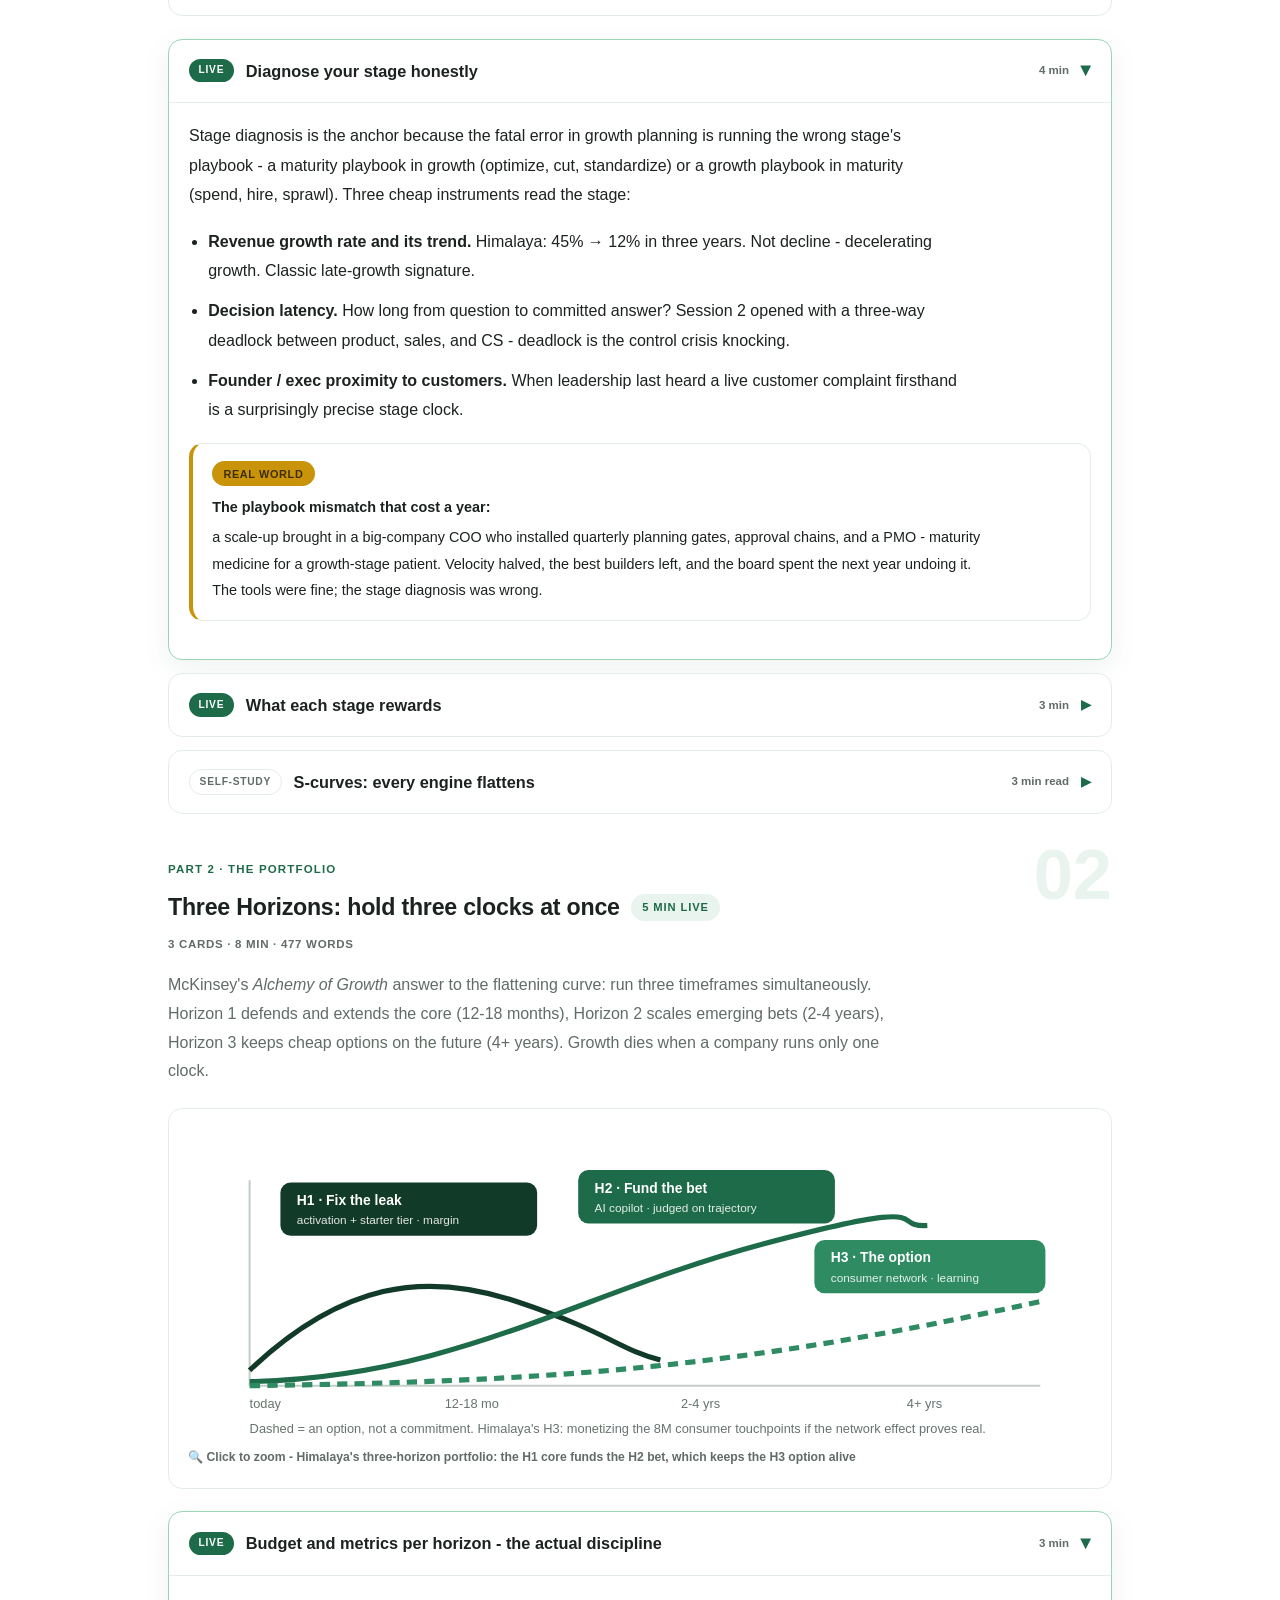
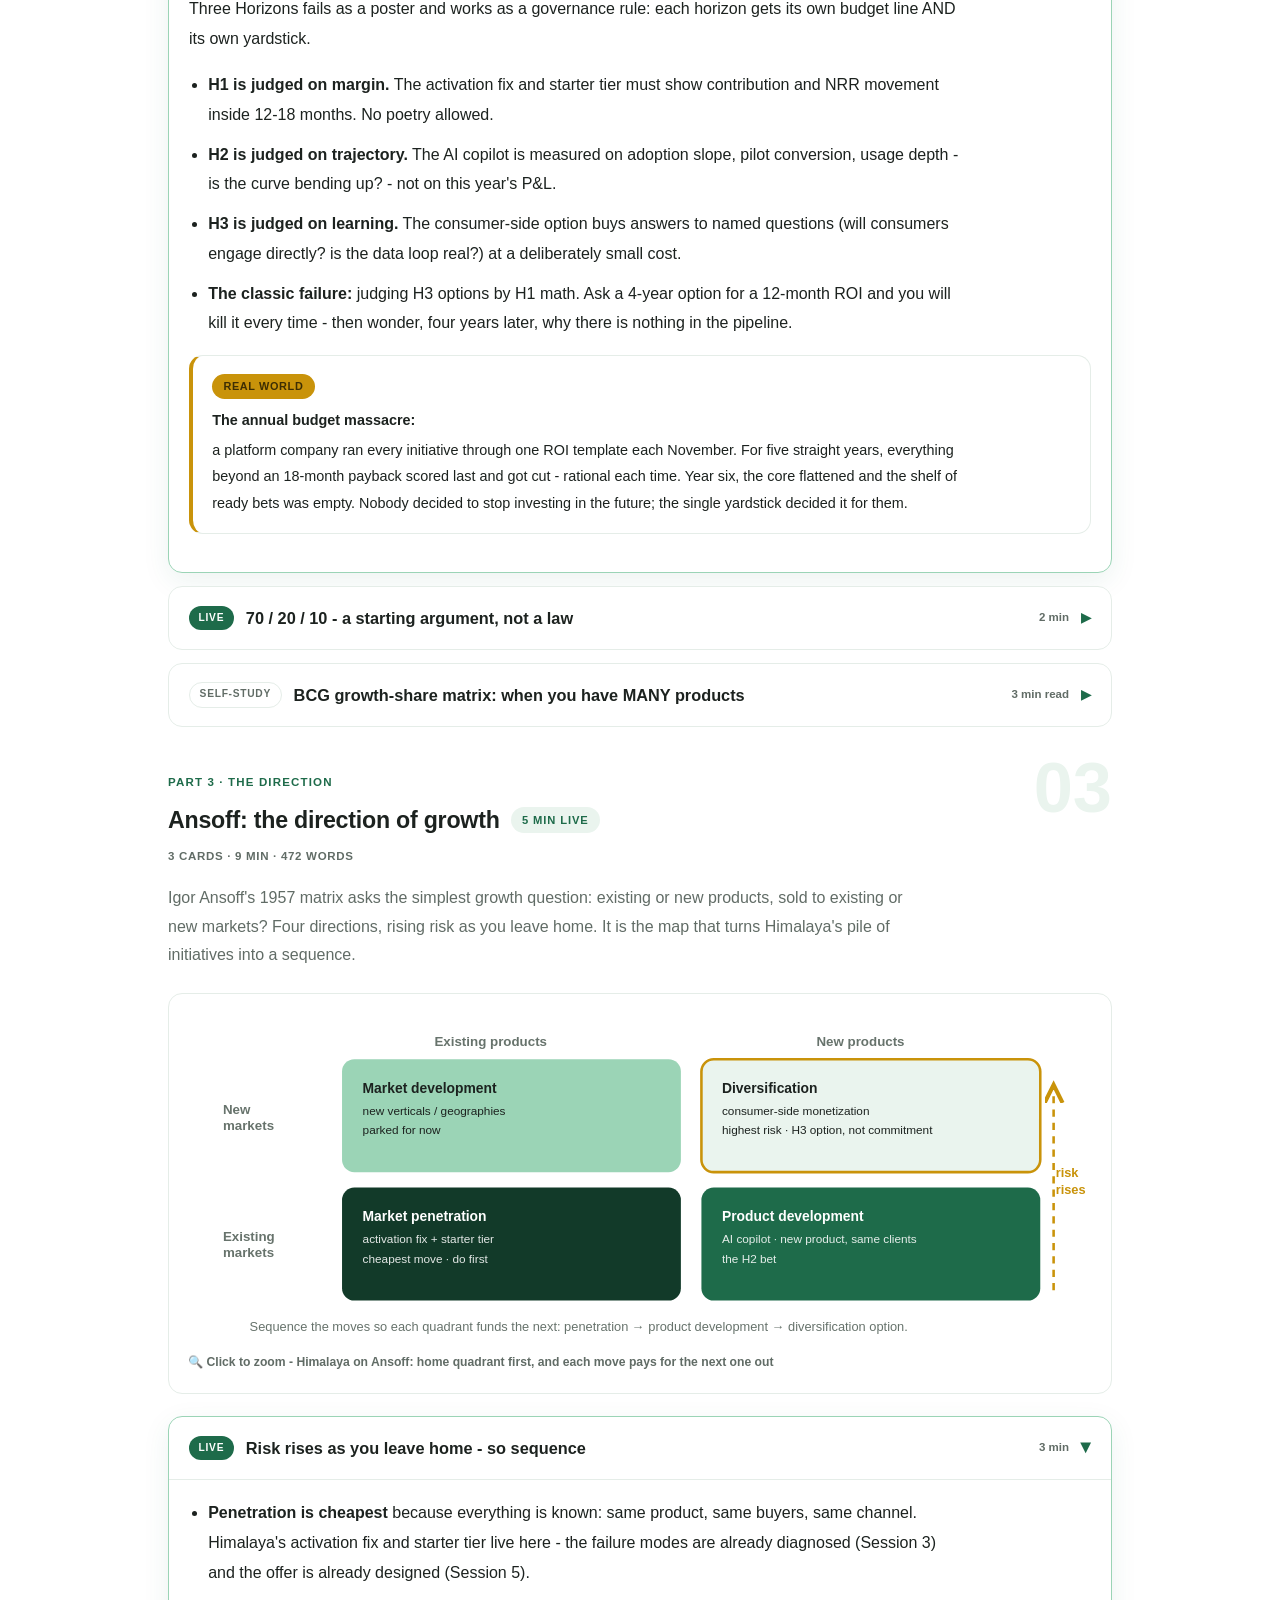
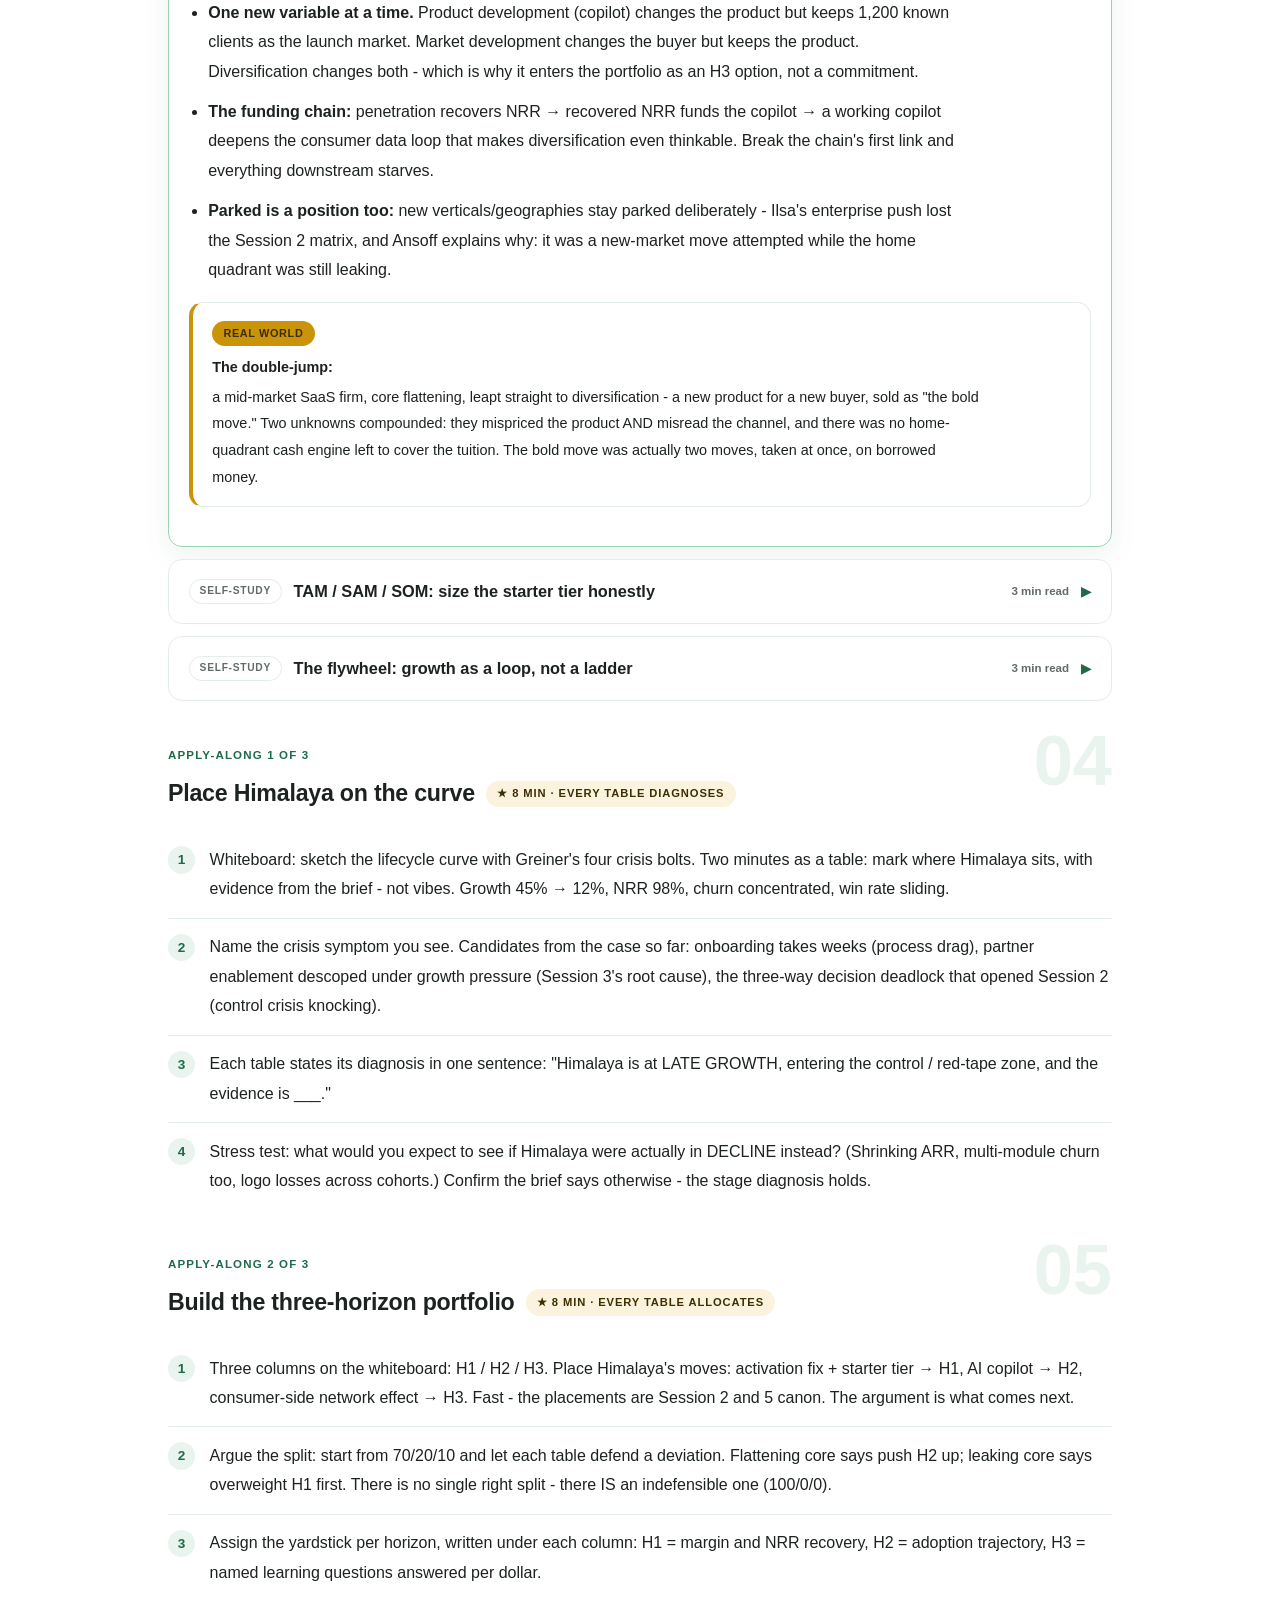
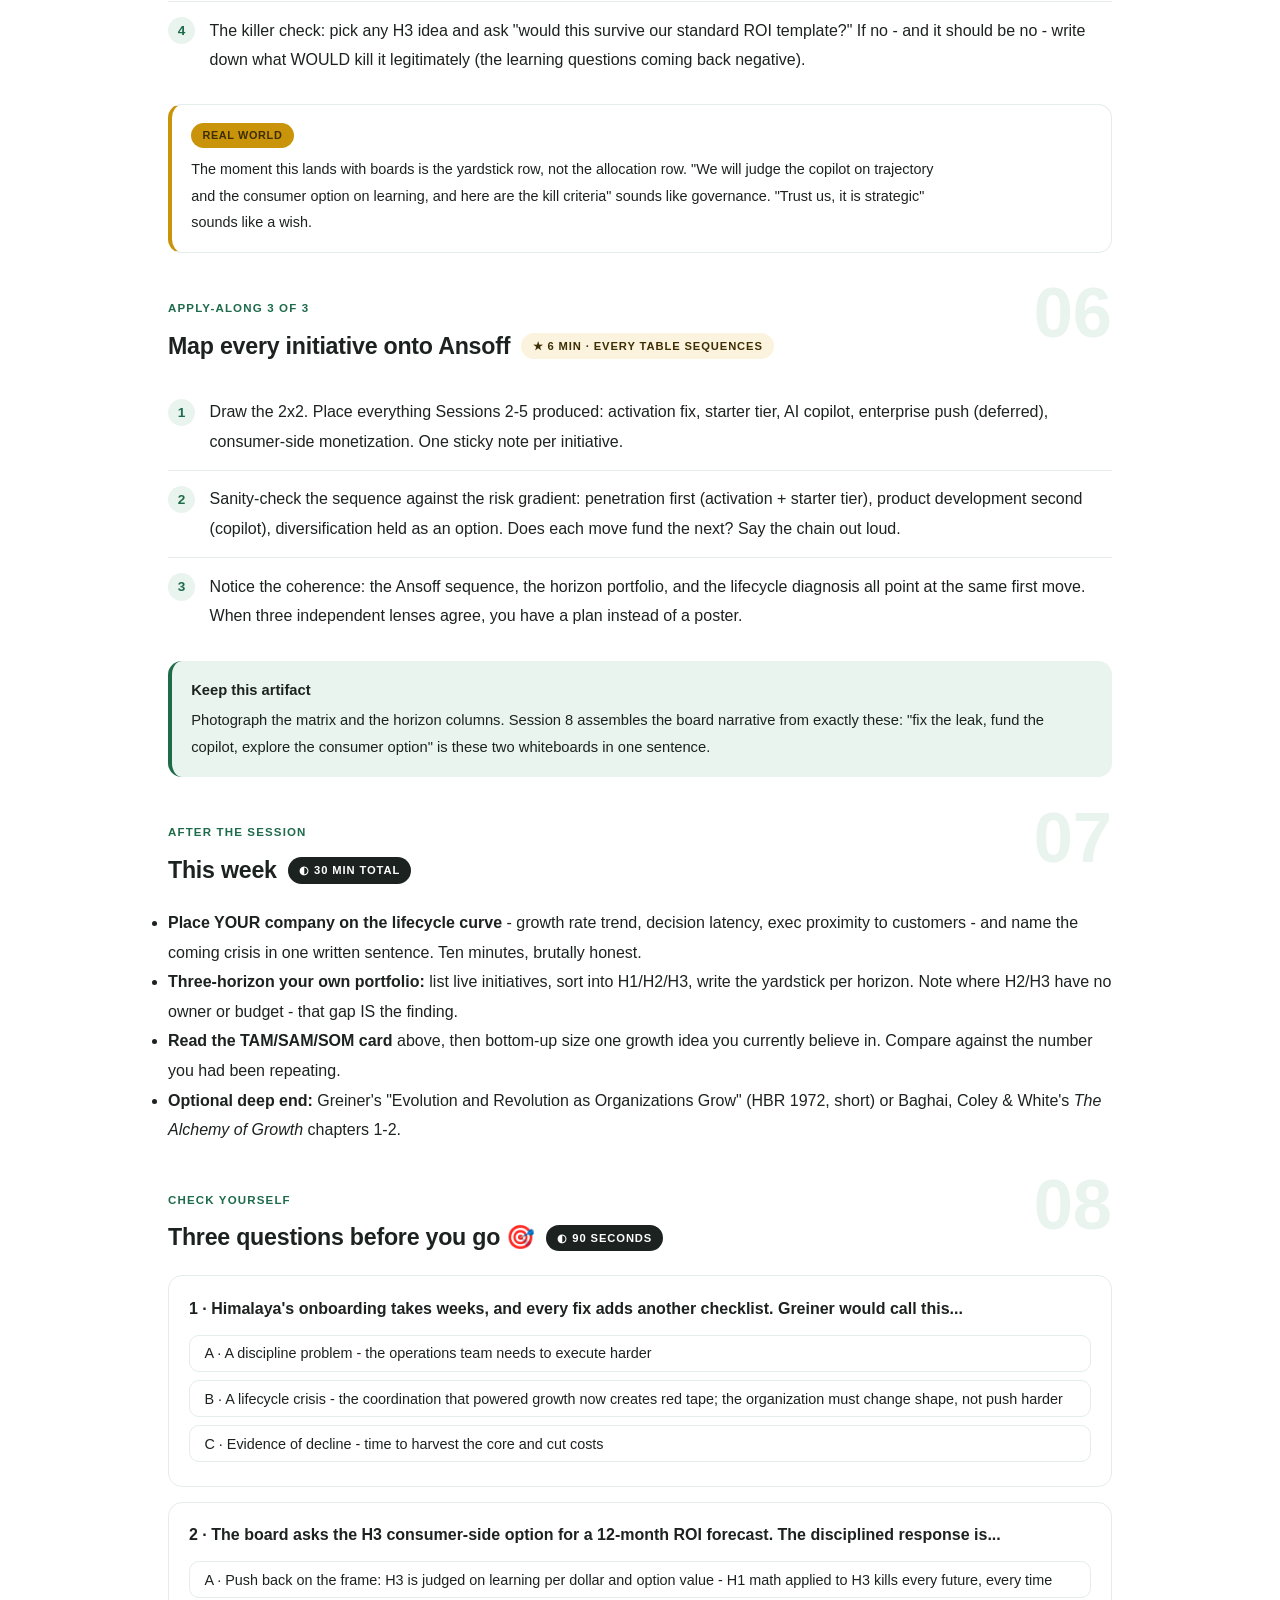
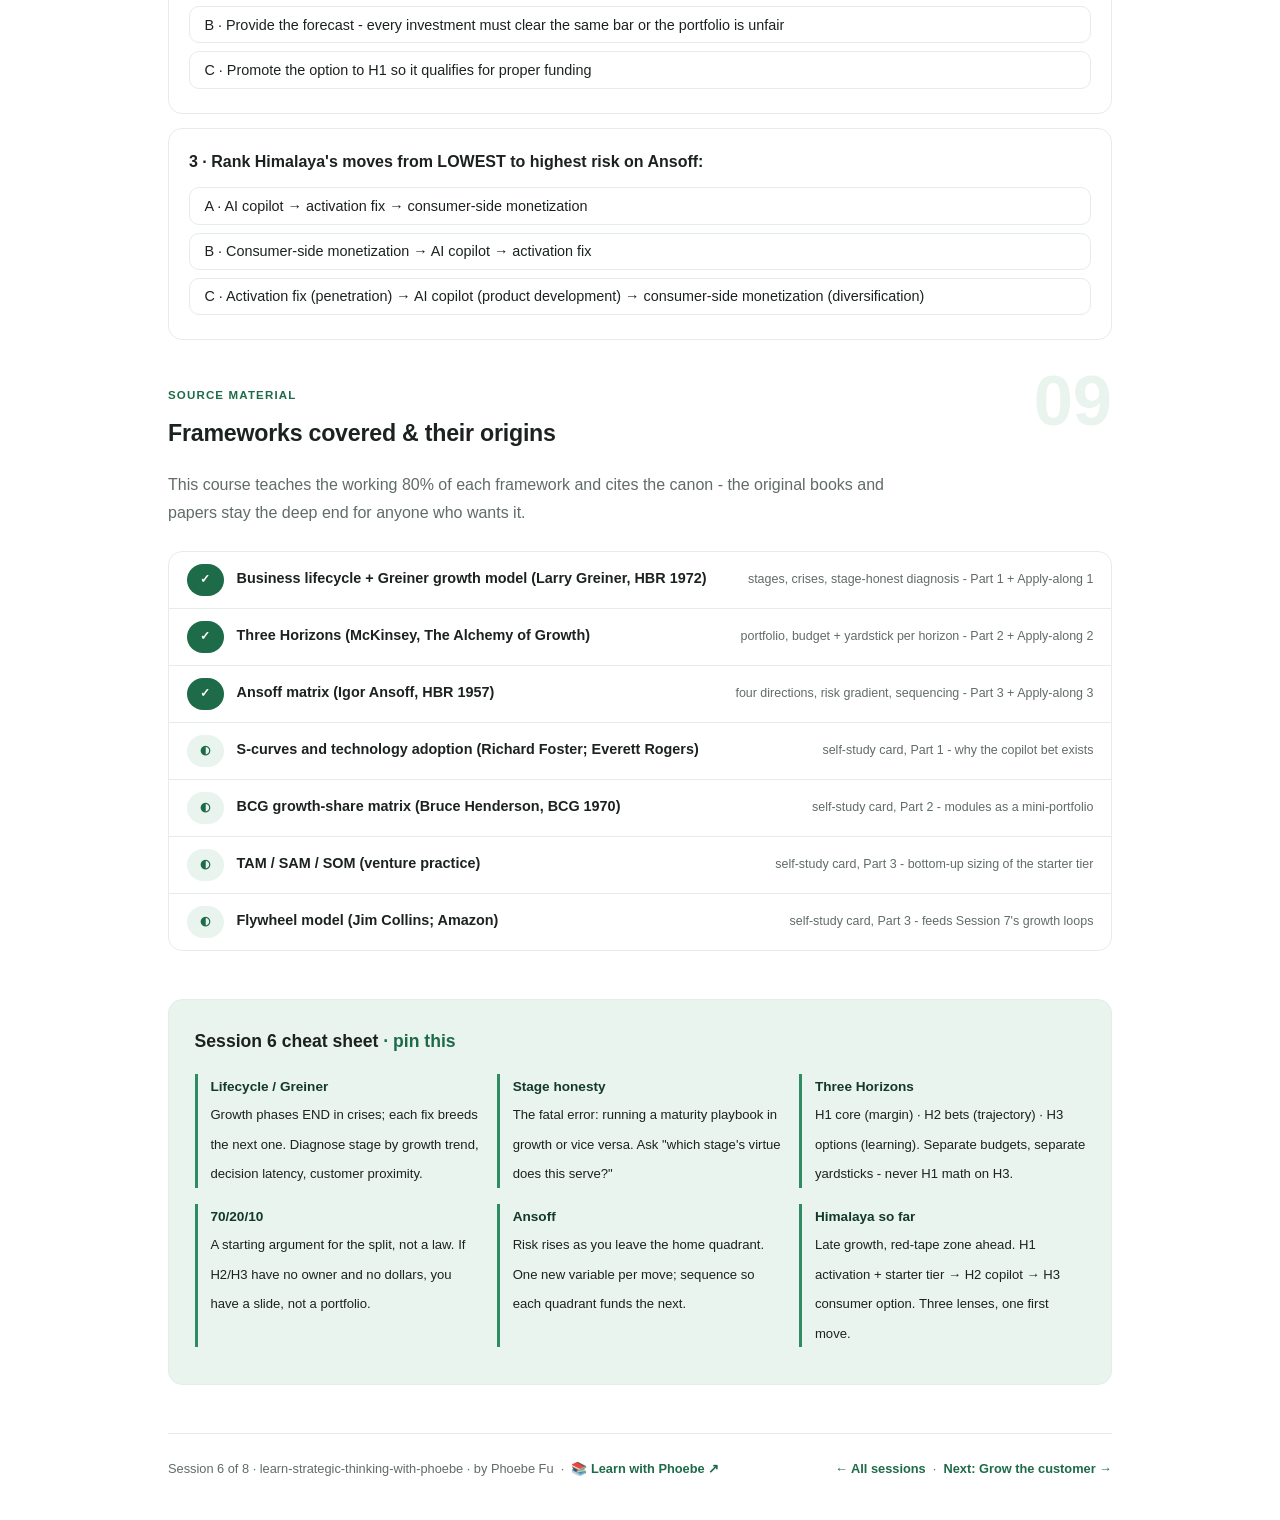
<file: courses/06-plan-the-climb.html>
<!DOCTYPE html>
<html lang="en">
<head>
<meta charset="UTF-8">
<meta name="viewport" content="width=device-width, initial-scale=1.0">
<!-- social:start -->
<meta name="description" content="Every session so far earned the right to ask this one. We know why Himalaya stalled (activation, not market), what the outside pressure is (AI-natives onboarding in days), and what the...">
<meta property="og:type" content="article">
<meta property="og:site_name" content="Learn with Phoebe">
<meta property="og:title" content="Plan the climb: where growth comes from next - learn strategic thinking with phoebe">
<meta property="og:description" content="Every session so far earned the right to ask this one. We know why Himalaya stalled (activation, not market), what the outside pressure is (AI-natives onboarding in days), and what the...">
<meta property="og:url" content="https://phoebefu6.github.io/learn-strategic-thinking-with-phoebe/courses/06-plan-the-climb.html">
<meta property="og:image" content="https://phoebefu6.github.io/learn-strategic-thinking-with-phoebe/assets/og-cover.png">
<meta property="og:image:width" content="1200">
<meta property="og:image:height" content="630">
<meta name="twitter:card" content="summary_large_image">
<meta name="twitter:title" content="Plan the climb: where growth comes from next - learn strategic thinking with phoebe">
<meta name="twitter:description" content="Every session so far earned the right to ask this one. We know why Himalaya stalled (activation, not market), what the outside pressure is (AI-natives onboarding in days), and what the...">
<meta name="twitter:image" content="https://phoebefu6.github.io/learn-strategic-thinking-with-phoebe/assets/og-cover.png">
<!-- social:end -->
<title>Session 6 · Plan the climb - learn strategic thinking with phoebe</title>
<link rel="stylesheet" href="../assets/style.css?v=37">
</head>
<body>

<div class="toolbar">
  <div class="wrap">
    <span class="crumb"><a href="../index.html">learn-strategic-thinking-with-phoebe</a> / Session 6 of 8</span>
    <button class="btn" id="toggle-all" type="button">Expand all</button>
    <button class="btn primary" id="zoom-toggle" type="button">Projector zoom: off</button>
  </div>
</div>

<header class="masthead">
  <div class="wrap">
    <div class="eyebrow">Learn Strategic Thinking with Phoebe · Session 6 of 8</div>
    <h1>Plan the climb: <span class="accent">where growth comes from next</span></h1>
    <p class="sub">Diagnosis done (Sessions 1-3), outside read done (Session 4), offer redesigned (Session 5). Now the question the board actually flew in for: where does Himalaya's NEXT $40M come from, and in what order? Lifecycle first, then horizons, then direction.</p>
    <div class="chip-row">
      <span class="chip level">🟠 Advanced</span>
      <span class="chip audience">Managers &amp; execs</span>
      <span class="chip audience">C-level path stop</span>
      <span class="chip time">45 min live + self-study</span>
    </div>
    <div class="agenda">
      <span class="a1" style="flex:1">0-3 · Where we are</span>
      <span class="a2" style="flex:3">3-20 · Concepts</span>
      <span class="a3" style="flex:5">20-42 · Apply-along</span>
      <span class="a4" style="flex:1">42-45 · Q&amp;A</span>
    </div>
  </div>
</header>

<main class="wrap">

  <!-- ============ INTRO ============ -->
  <section class="section" id="intro">
    <div class="section-kicker">
      <span class="klabel">Part 0</span>
      <h2>The growth question, finally</h2>
    </div>
    <p class="lede">Every session so far earned the right to ask this one. We know why Himalaya stalled (activation, not market), what the outside pressure is (AI-natives onboarding in days), and what the redesigned offer looks like (a usage-priced starter tier under test). Session 2 parked the AI copilot as "Horizon 2" - today is where that placement gets its logic. Three lenses, one portfolio: what stage of life is this company in, which bets belong in which horizon, and which direction each move takes on the map.</p>
    <div class="legend">
      <span class="pill solid">Live - presented in session</span>
      <span class="pill light">Self-study - read after class</span>
      <span class="pill amber">★ Apply-along on Himalaya</span>
      <span class="pill inkpill">The case: Himalaya, B2B2C SaaS</span>
    </div>
    <div class="callout win">
      <strong>★ What you walk out with today</strong>
      A lifecycle diagnosis of Himalaya with the coming crisis named, a three-horizon growth portfolio with a budget split and a different yardstick per horizon, and every initiative from Sessions 2-5 placed on Ansoff in a sequence where each move funds the next.
    </div>
  </section>

  <!-- ============ PART 1: LIFECYCLE + GREINER ============ -->
  <section class="section" id="lifecycle">
    <div class="section-kicker">
      <span class="klabel">Part 1 · the anchor</span>
      <h2>The business lifecycle - and why stages break <span class="tag concept">7 min live</span></h2>
    </div>
    <p class="lede">Companies move startup → growth → maturity → renewal or decline, and each stage has a characteristic way of dying. Larry Greiner's growth model (HBR, 1972) sharpened it: growth is not a smooth curve, it is a series of phases that each END IN A CRISIS. The fix that powers one phase manufactures the next crisis. Himalaya's weeks-long onboarding is not laziness - it is a lifecycle symptom.</p>

    <figure class="zoomable">
      <svg viewBox="0 0 880 340" xmlns="http://www.w3.org/2000/svg" role="img" aria-label="Greiner growth model: ascending curve through five phases, each ending in a crisis, with Himalaya marked at late growth entering the control and red-tape zone">
        <style>
          .glT { font: 700 13.5px Inter, sans-serif; fill: #FFFFFF; }
          .glS { font: 400 11.5px Inter, sans-serif; fill: #FFFFFF; opacity: .88; }
          .glI { font: 600 12px Inter, sans-serif; fill: #1C221F; }
          .glP { font: 600 12px Inter, sans-serif; fill: #67736C; }
          .glC { font: 700 12px Inter, sans-serif; fill: #C9930A; }
          .glX { font: 400 12.5px Inter, sans-serif; fill: #67736C; }
          .glL { stroke: #1E6B4A; stroke-width: 5; stroke-linecap: round; }
        </style>
        <defs>
          <path id="glBolt" d="M8 0 L0 14 L6 14 L-2 28 L13 10 L7 10 Z" fill="#C9930A"/>
        </defs>
        <rect x="60" y="16" width="145" height="24" rx="6" fill="#EAF4EE"/><text class="glI" x="100" y="33">Startup</text>
        <rect x="212" y="16" width="392" height="24" rx="6" fill="#9BD4B6"/><text class="glI" x="340" y="33">Growth · Himalaya is here</text>
        <rect x="611" y="16" width="209" height="24" rx="6" fill="#EAF4EE"/><text class="glI" x="648" y="33">Maturity / renewal</text>
        <line class="glL" x1="60" y1="288" x2="192" y2="254"/><line class="glL" x1="204" y1="248" x2="330" y2="214"/><line class="glL" x1="342" y1="208" x2="468" y2="174"/>
        <line class="glL" x1="480" y1="168" x2="606" y2="134"/><line class="glL" x1="618" y1="128" x2="790" y2="88"/>
        <use href="#glBolt" x="192" y="224"/><use href="#glBolt" x="330" y="184"/><use href="#glBolt" x="468" y="144"/><use href="#glBolt" x="606" y="104"/>
        <text class="glC" x="145" y="216">Leadership</text><text class="glC" x="292" y="176">Autonomy</text>
        <text class="glC" x="438" y="136">Control</text><text class="glC" x="572" y="96">Red tape</text>
        <text class="glP" x="78" y="314">1 Creativity</text><text class="glP" x="218" y="280">2 Direction</text>
        <text class="glP" x="356" y="242">3 Delegation</text><text class="glP" x="640" y="162">5 Collaboration</text>
        <circle cx="543" cy="151" r="8" fill="#123A29" stroke="#EAF4EE" stroke-width="2.5"/>
        <line x1="543" y1="160" x2="560" y2="238" stroke="#C3CEC7" stroke-width="2"/>
        <rect x="470" y="240" width="340" height="56" rx="10" fill="#123A29"/>
        <text class="glT" x="486" y="263">Himalaya: late growth, red-tape zone ahead</text>
        <text class="glS" x="486" y="282">weeks-long onboarding is a lifecycle symptom</text>
        <text class="glP" x="470" y="222">4 Coordination</text>
        <text class="glX" x="60" y="334">Each phase's fix manufactures the next crisis. Processes added under scale now slow Himalaya's onboarding - the system aged, nobody got lazy.</text>
      </svg>
      <figcaption>🔍 Click to zoom - Greiner's curve: growth phases end in crises, and Himalaya is entering the control / red-tape zone</figcaption>
    </figure>

    <details class="card" open>
      <summary><span class="mode live">Live</span>Diagnose your stage honestly<span class="mini">4 min</span><span class="caret">▶</span></summary>
      <div class="body">
        <p>Stage diagnosis is the anchor because the fatal error in growth planning is running the wrong stage's playbook - a maturity playbook in growth (optimize, cut, standardize) or a growth playbook in maturity (spend, hire, sprawl). Three cheap instruments read the stage:</p>
        <ul>
          <li><strong>Revenue growth rate and its trend.</strong> Himalaya: 45% → 12% in three years. Not decline - decelerating growth. Classic late-growth signature.</li>
          <li><strong>Decision latency.</strong> How long from question to committed answer? Session 2 opened with a three-way deadlock between product, sales, and CS - deadlock is the control crisis knocking.</li>
          <li><strong>Founder / exec proximity to customers.</strong> When leadership last heard a live customer complaint firsthand is a surprisingly precise stage clock.</li>
        </ul>
        <div class="callout example">
          <span class="ex-pill">Real world</span>
          <p><strong>The playbook mismatch that cost a year:</strong> a scale-up brought in a big-company COO who installed quarterly planning gates, approval chains, and a PMO - maturity medicine for a growth-stage patient. Velocity halved, the best builders left, and the board spent the next year undoing it. The tools were fine; the stage diagnosis was wrong.</p>
        </div>
      </div>
    </details>

    <details class="card">
      <summary><span class="mode live">Live</span>What each stage rewards<span class="mini">3 min</span><span class="caret">▶</span></summary>
      <div class="body">
        <p>Each stage pays out on a different virtue - and quietly punishes last stage's virtue:</p>
        <table class="clean">
          <thead><tr><th>Stage</th><th>Rewards</th><th>Punishes</th></tr></thead>
          <tbody>
            <tr><td>Startup</td><td>Learning speed - cheap experiments, fast kills</td><td>Premature process</td></tr>
            <tr><td>Growth</td><td>Repeatability - a sales motion and onboarding you can clone</td><td>Hero-dependence</td></tr>
            <tr><td>Maturity</td><td>Efficiency + renewal bets funded from the core</td><td>Growth-at-all-costs spending</td></tr>
            <tr><td>Decline</td><td>Honesty - harvest, pivot, or exit deliberately</td><td>Nostalgia budgeting</td></tr>
          </tbody>
        </table>
        <p>Himalaya's growth stage rewards repeatability - which is exactly what the partner-reseller onboarding gap (Session 3's root cause) broke. The activation playbook is stage-correct medicine.</p>
        <div class="callout tip">
          <strong>The exec move</strong>
          Before endorsing any initiative, ask "which stage's virtue does this serve?" A cost-optimization program pitched to a growth-stage business deserves one raised eyebrow before it deserves a budget.
        </div>
      </div>
    </details>

    <details class="card">
      <summary><span class="mode self">Self-study</span>S-curves: every engine flattens<span class="mini">3 min read</span><span class="caret">▶</span></summary>
      <div class="body">
        <p>Richard Foster's S-curve is the lifecycle's physics: any technology or business model yields slow gains early, steep gains in the middle, and diminishing returns at the top - no matter how well you execute. The strategic skill is jumping to the next curve BEFORE the current one flattens, while the core still funds the jump.</p>
        <ul>
          <li><strong>The trap:</strong> at the flat top, more effort produces less result, so teams respond with... more effort. Deceleration despite good execution is the tell - and 45% → 12% with a stable team is textbook.</li>
          <li><strong>Himalaya's read:</strong> the platform S-curve is flattening exactly as the AI curve steepens - the two AI-native competitors are not better at Himalaya's curve, they started on the next one. That is why the copilot bet exists at all.</li>
          <li><strong>Pairing:</strong> Everett Rogers' adoption curve tells you WHO arrives at each point of the S - early adopters forgive rough edges, the mainstream will not.</li>
        </ul>
      </div>
    </details>
  </section>

  <!-- ============ PART 2: THREE HORIZONS ============ -->
  <section class="section" id="horizons">
    <div class="section-kicker">
      <span class="klabel">Part 2 · the portfolio</span>
      <h2>Three Horizons: hold three clocks at once <span class="tag concept">5 min live</span></h2>
    </div>
    <p class="lede">McKinsey's <em>Alchemy of Growth</em> answer to the flattening curve: run three timeframes simultaneously. Horizon 1 defends and extends the core (12-18 months), Horizon 2 scales emerging bets (2-4 years), Horizon 3 keeps cheap options on the future (4+ years). Growth dies when a company runs only one clock.</p>

    <figure class="zoomable">
      <svg viewBox="0 0 880 300" xmlns="http://www.w3.org/2000/svg" role="img" aria-label="Three horizons: three ascending arcs over time with Himalaya's portfolio placed - H1 activation fix and starter tier, H2 AI copilot, H3 consumer-side network effect">
        <style>
          .thT { font: 700 13.5px Inter, sans-serif; fill: #FFFFFF; }
          .thS { font: 400 11.5px Inter, sans-serif; fill: #FFFFFF; opacity: .88; }
          .thX { font: 400 12.5px Inter, sans-serif; fill: #67736C; }
          .thAx { stroke: #C3CEC7; stroke-width: 2; }
        </style>
        <line class="thAx" x1="60" y1="250" x2="830" y2="250"/>
        <line class="thAx" x1="60" y1="250" x2="60" y2="50"/>
        <path d="M60 235 C150 150 230 138 320 168 S420 215 460 225" stroke="#123A29" stroke-width="5" fill="none"/>
        <path d="M60 246 C260 242 380 160 560 112 S680 96 720 94" stroke="#1E6B4A" stroke-width="5" fill="none"/>
        <path d="M60 250 C360 246 540 232 830 168" stroke="#2E8B62" stroke-width="5" fill="none" stroke-dasharray="10 7"/>
        <rect x="90" y="52" width="250" height="52" rx="10" fill="#123A29"/><text class="thT" x="106" y="74">H1 · Fix the leak</text><text class="thS" x="106" y="93">activation + starter tier · margin</text>
        <rect x="380" y="40" width="250" height="52" rx="10" fill="#1E6B4A"/><text class="thT" x="396" y="62">H2 · Fund the bet</text><text class="thS" x="396" y="81">AI copilot · judged on trajectory</text>
        <rect x="610" y="108" width="225" height="52" rx="10" fill="#2E8B62"/><text class="thT" x="626" y="130">H3 · The option</text><text class="thS" x="626" y="149">consumer network · learning</text>
        <text class="thX" x="60" y="272">today</text><text class="thX" x="250" y="272">12-18 mo</text><text class="thX" x="480" y="272">2-4 yrs</text><text class="thX" x="700" y="272">4+ yrs</text>
        <text class="thX" x="60" y="296">Dashed = an option, not a commitment. Himalaya's H3: monetizing the 8M consumer touchpoints if the network effect proves real.</text>
      </svg>
      <figcaption>🔍 Click to zoom - Himalaya's three-horizon portfolio: the H1 core funds the H2 bet, which keeps the H3 option alive</figcaption>
    </figure>

    <details class="card" open>
      <summary><span class="mode live">Live</span>Budget and metrics per horizon - the actual discipline<span class="mini">3 min</span><span class="caret">▶</span></summary>
      <div class="body">
        <p>Three Horizons fails as a poster and works as a governance rule: each horizon gets its own budget line AND its own yardstick.</p>
        <ul>
          <li><strong>H1 is judged on margin.</strong> The activation fix and starter tier must show contribution and NRR movement inside 12-18 months. No poetry allowed.</li>
          <li><strong>H2 is judged on trajectory.</strong> The AI copilot is measured on adoption slope, pilot conversion, usage depth - is the curve bending up? - not on this year's P&amp;L.</li>
          <li><strong>H3 is judged on learning.</strong> The consumer-side option buys answers to named questions (will consumers engage directly? is the data loop real?) at a deliberately small cost.</li>
          <li><strong>The classic failure:</strong> judging H3 options by H1 math. Ask a 4-year option for a 12-month ROI and you will kill it every time - then wonder, four years later, why there is nothing in the pipeline.</li>
        </ul>
        <div class="callout example">
          <span class="ex-pill">Real world</span>
          <p><strong>The annual budget massacre:</strong> a platform company ran every initiative through one ROI template each November. For five straight years, everything beyond an 18-month payback scored last and got cut - rational each time. Year six, the core flattened and the shelf of ready bets was empty. Nobody decided to stop investing in the future; the single yardstick decided it for them.</p>
        </div>
      </div>
    </details>

    <details class="card">
      <summary><span class="mode live">Live</span>70 / 20 / 10 - a starting argument, not a law<span class="mini">2 min</span><span class="caret">▶</span></summary>
      <div class="body">
        <p>A rough allocation heuristic: ~70% of growth resources to H1, ~20% to H2, ~10% to H3. Its value is not precision - it is that it forces the allocation conversation to happen at all, with explicit numbers someone can argue against.</p>
        <ul>
          <li><strong>Tilt by stage:</strong> a flattening core (Himalaya) argues for nudging H2 up; a bleeding core argues for overweighting H1 until the leak is fixed - which is exactly Himalaya's first move.</li>
          <li><strong>The test of seriousness:</strong> if H2 and H3 have no named budget and no named owner, you do not have horizons - you have a slide.</li>
        </ul>
        <div class="callout tip">
          <strong>The exec move</strong>
          In the next budget review, ask one question: "what is our split across the three horizons, in dollars?" If the room cannot answer in two minutes, the portfolio is unmanaged - that silence is the finding.
        </div>
      </div>
    </details>

    <details class="card">
      <summary><span class="mode self">Self-study</span>BCG growth-share matrix: when you have MANY products<span class="mini">3 min read</span><span class="caret">▶</span></summary>
      <div class="body">
        <p>Bruce Henderson's 1970 matrix plots each product on market growth × relative market share: <strong>stars</strong> (high/high - invest), <strong>cash cows</strong> (low growth, high share - milk to fund the rest), <strong>question marks</strong> (high growth, low share - pick a few, kill the rest), <strong>dogs</strong> (low/low - divest or ignore). It is a portfolio lens for when Three Horizons' three buckets are not granular enough.</p>
        <ul>
          <li><strong>Himalaya's modules as a mini-portfolio:</strong> payments and storefront behave like cash cows (high attach, low growth), the engagement module like a question mark (low attach, but multi-module clients that have it retain best), the copilot as a future star candidate.</li>
          <li><strong>Handle with care:</strong> the matrix assumes share drives cost advantage (experience curve) - true in 1970s manufacturing, only sometimes true in software. Use it to structure the funding debate, not to settle it.</li>
        </ul>
      </div>
    </details>
  </section>

  <!-- ============ PART 3: ANSOFF ============ -->
  <section class="section" id="ansoff">
    <div class="section-kicker">
      <span class="klabel">Part 3 · the direction</span>
      <h2>Ansoff: the direction of growth <span class="tag concept">5 min live</span></h2>
    </div>
    <p class="lede">Igor Ansoff's 1957 matrix asks the simplest growth question: existing or new products, sold to existing or new markets? Four directions, rising risk as you leave home. It is the map that turns Himalaya's pile of initiatives into a sequence.</p>

    <figure class="zoomable">
      <svg viewBox="0 0 880 320" xmlns="http://www.w3.org/2000/svg" role="img" aria-label="Ansoff matrix with Himalaya's moves placed: market penetration is activation fix and starter tier, product development is AI copilot, market development is parked, diversification is the consumer-side option">
        <style>
          .anT { font: 700 13.5px Inter, sans-serif; fill: #FFFFFF; }
          .anS { font: 400 11.5px Inter, sans-serif; fill: #FFFFFF; opacity: .88; }
          .anI { font: 700 13.5px Inter, sans-serif; fill: #1C221F; }
          .anJ { font: 400 11.5px Inter, sans-serif; fill: #1C221F; }
          .anH { font: 600 13px Inter, sans-serif; fill: #67736C; }
          .anW { font: 700 12.5px Inter, sans-serif; fill: #C9930A; }
          .anX { font: 400 12.5px Inter, sans-serif; fill: #67736C; }
        </style>
        <defs>
          <marker id="anAh" markerWidth="9" markerHeight="9" refX="7" refY="3.5" orient="auto">
            <path d="M0,0 L7,3.5 L0,7" fill="none" stroke="#C9930A" stroke-width="1.6"/>
          </marker>
        </defs>
        <text class="anH" x="240" y="32">Existing products</text>
        <text class="anH" x="612" y="32">New products</text>
        <text class="anH" x="34" y="98">New</text>
        <text class="anH" x="34" y="114">markets</text>
        <text class="anH" x="34" y="222">Existing</text>
        <text class="anH" x="34" y="238">markets</text>
        <rect x="150" y="45" width="330" height="110" rx="12" fill="#9BD4B6"/>
        <text class="anI" x="170" y="78">Market development</text>
        <text class="anJ" x="170" y="99">new verticals / geographies</text>
        <text class="anJ" x="170" y="118">parked for now</text>
        <rect x="500" y="45" width="330" height="110" rx="12" fill="#EAF4EE" stroke="#C9930A" stroke-width="2.5"/>
        <text class="anI" x="520" y="78">Diversification</text>
        <text class="anJ" x="520" y="99">consumer-side monetization</text>
        <text class="anJ" x="520" y="118">highest risk · H3 option, not commitment</text>
        <rect x="150" y="170" width="330" height="110" rx="12" fill="#123A29"/>
        <text class="anT" x="170" y="203">Market penetration</text>
        <text class="anS" x="170" y="224">activation fix + starter tier</text>
        <text class="anS" x="170" y="243">cheapest move · do first</text>
        <rect x="500" y="170" width="330" height="110" rx="12" fill="#1E6B4A"/>
        <text class="anT" x="520" y="203">Product development</text>
        <text class="anS" x="520" y="224">AI copilot · new product, same clients</text>
        <text class="anS" x="520" y="243">the H2 bet</text>
        <line x1="843" y1="270" x2="843" y2="70" stroke="#C9930A" stroke-width="2.5" stroke-dasharray="7 6" marker-end="url(#anAh)"/>
        <text class="anW" x="845" y="160">risk</text>
        <text class="anW" x="845" y="176">rises</text>
        <text class="anX" x="60" y="310">Sequence the moves so each quadrant funds the next: penetration → product development → diversification option.</text>
      </svg>
      <figcaption>🔍 Click to zoom - Himalaya on Ansoff: home quadrant first, and each move pays for the next one out</figcaption>
    </figure>

    <details class="card" open>
      <summary><span class="mode live">Live</span>Risk rises as you leave home - so sequence<span class="mini">3 min</span><span class="caret">▶</span></summary>
      <div class="body">
        <ul>
          <li><strong>Penetration is cheapest</strong> because everything is known: same product, same buyers, same channel. Himalaya's activation fix and starter tier live here - the failure modes are already diagnosed (Session 3) and the offer is already designed (Session 5).</li>
          <li><strong>One new variable at a time.</strong> Product development (copilot) changes the product but keeps 1,200 known clients as the launch market. Market development changes the buyer but keeps the product. Diversification changes both - which is why it enters the portfolio as an H3 option, not a commitment.</li>
          <li><strong>The funding chain:</strong> penetration recovers NRR → recovered NRR funds the copilot → a working copilot deepens the consumer data loop that makes diversification even thinkable. Break the chain's first link and everything downstream starves.</li>
          <li><strong>Parked is a position too:</strong> new verticals/geographies stay parked deliberately - Ilsa's enterprise push lost the Session 2 matrix, and Ansoff explains why: it was a new-market move attempted while the home quadrant was still leaking.</li>
        </ul>
        <div class="callout example">
          <span class="ex-pill">Real world</span>
          <p><strong>The double-jump:</strong> a mid-market SaaS firm, core flattening, leapt straight to diversification - a new product for a new buyer, sold as "the bold move." Two unknowns compounded: they mispriced the product AND misread the channel, and there was no home-quadrant cash engine left to cover the tuition. The bold move was actually two moves, taken at once, on borrowed money.</p>
        </div>
      </div>
    </details>

    <details class="card">
      <summary><span class="mode self">Self-study</span>TAM / SAM / SOM: size the starter tier honestly<span class="mini">3 min read</span><span class="caret">▶</span></summary>
      <div class="body">
        <p>Before the starter tier gets real budget, size it: TAM (everyone who could conceivably buy), SAM (the slice your product and channel can actually serve), SOM (what you can realistically win in 2-3 years). The discipline is in the method, not the acronym.</p>
        <ul>
          <li><strong>Top-down lies:</strong> "the SMB software market is $80B, 1% of that is $800M" is a spreadsheet hallucination - no mechanism connects you to the 1%.</li>
          <li><strong>Bottom-up counts buyers:</strong> how many businesses fit the starter-tier profile, in reachable channels, at what conversion, paying what? Numbers a chairman can interrogate line by line.</li>
          <li><strong>Himalaya sanity check:</strong> 1,200 clients came from a definable universe of mid-size consumer businesses; the starter tier widens that universe downmarket. Count the widened ring, not the whole market.</li>
        </ul>
      </div>
    </details>

    <details class="card">
      <summary><span class="mode self">Self-study</span>The flywheel: growth as a loop, not a ladder<span class="mini">3 min read</span><span class="caret">▶</span></summary>
      <div class="body">
        <p>Jim Collins' flywheel (made famous by Amazon's napkin sketch) reframes growth as a self-reinforcing loop: each turn makes the next turn easier. Lifecycles and horizons say WHEN; the flywheel says what compounds.</p>
        <ul>
          <li><strong>Himalaya's candidate loop:</strong> more consumers → more behavioral data → better platform recommendations → better client results → more clients → more consumers. If real, this is the moat the AI-natives cannot copy by being cheap.</li>
          <li><strong>The H3 connection:</strong> the consumer-side option is really a test of whether this flywheel spins - which is why it is judged on learning, not revenue.</li>
          <li><strong>The test:</strong> a real flywheel has no "and then marketing pushes harder" step. If a link needs constant manual shoving, it is a funnel wearing a flywheel costume - Session 7 takes that distinction further.</li>
        </ul>
      </div>
    </details>
  </section>

  <!-- ============ DEMO 1 ============ -->
  <section class="section" id="demo-1">
    <div class="section-kicker">
      <span class="klabel">Apply-along 1 of 3</span>
      <h2>Place Himalaya on the curve <span class="tag demo">★ 8 min · every table diagnoses</span></h2>
    </div>
    <div class="steps">
      <div class="step"><p>Whiteboard: sketch the lifecycle curve with Greiner's four crisis bolts. Two minutes as a table: mark where Himalaya sits, with evidence from the brief - not vibes. Growth 45% → 12%, NRR 98%, churn concentrated, win rate sliding.</p></div>
      <div class="step"><p>Name the crisis symptom you see. Candidates from the case so far: onboarding takes weeks (process drag), partner enablement descoped under growth pressure (Session 3's root cause), the three-way decision deadlock that opened Session 2 (control crisis knocking).</p></div>
      <div class="step"><p>Each table states its diagnosis in one sentence: "Himalaya is at LATE GROWTH, entering the control / red-tape zone, and the evidence is ___."</p></div>
      <div class="step"><p>Stress test: what would you expect to see if Himalaya were actually in DECLINE instead? (Shrinking ARR, multi-module churn too, logo losses across cohorts.) Confirm the brief says otherwise - the stage diagnosis holds.</p></div>
    </div>
  </section>

  <!-- ============ DEMO 2 ============ -->
  <section class="section" id="demo-2">
    <div class="section-kicker">
      <span class="klabel">Apply-along 2 of 3</span>
      <h2>Build the three-horizon portfolio <span class="tag demo">★ 8 min · every table allocates</span></h2>
    </div>
    <div class="steps">
      <div class="step"><p>Three columns on the whiteboard: H1 / H2 / H3. Place Himalaya's moves: activation fix + starter tier → H1, AI copilot → H2, consumer-side network effect → H3. Fast - the placements are Session 2 and 5 canon. The argument is what comes next.</p></div>
      <div class="step"><p>Argue the split: start from 70/20/10 and let each table defend a deviation. Flattening core says push H2 up; leaking core says overweight H1 first. There is no single right split - there IS an indefensible one (100/0/0).</p></div>
      <div class="step"><p>Assign the yardstick per horizon, written under each column: H1 = margin and NRR recovery, H2 = adoption trajectory, H3 = named learning questions answered per dollar.</p></div>
      <div class="step"><p>The killer check: pick any H3 idea and ask "would this survive our standard ROI template?" If no - and it should be no - write down what WOULD kill it legitimately (the learning questions coming back negative).</p></div>
    </div>
    <div class="callout example">
      <span class="ex-pill">Real world</span>
      <p>The moment this lands with boards is the yardstick row, not the allocation row. "We will judge the copilot on trajectory and the consumer option on learning, and here are the kill criteria" sounds like governance. "Trust us, it is strategic" sounds like a wish.</p>
    </div>
  </section>

  <!-- ============ DEMO 3 ============ -->
  <section class="section" id="demo-3">
    <div class="section-kicker">
      <span class="klabel">Apply-along 3 of 3</span>
      <h2>Map every initiative onto Ansoff <span class="tag demo">★ 6 min · every table sequences</span></h2>
    </div>
    <div class="steps">
      <div class="step"><p>Draw the 2x2. Place everything Sessions 2-5 produced: activation fix, starter tier, AI copilot, enterprise push (deferred), consumer-side monetization. One sticky note per initiative.</p></div>
      <div class="step"><p>Sanity-check the sequence against the risk gradient: penetration first (activation + starter tier), product development second (copilot), diversification held as an option. Does each move fund the next? Say the chain out loud.</p></div>
      <div class="step"><p>Notice the coherence: the Ansoff sequence, the horizon portfolio, and the lifecycle diagnosis all point at the same first move. When three independent lenses agree, you have a plan instead of a poster.</p></div>
    </div>
    <div class="callout tip">
      <strong>Keep this artifact</strong>
      Photograph the matrix and the horizon columns. Session 8 assembles the board narrative from exactly these: "fix the leak, fund the copilot, explore the consumer option" is these two whiteboards in one sentence.
    </div>
  </section>

  <!-- ============ HOMEWORK ============ -->
  <section class="section" id="exercise">
    <div class="section-kicker">
      <span class="klabel">After the session</span>
      <h2>This week <span class="tag exercise">◐ 30 min total</span></h2>
    </div>
    <ul>
      <li><strong>Place YOUR company on the lifecycle curve</strong> - growth rate trend, decision latency, exec proximity to customers - and name the coming crisis in one written sentence. Ten minutes, brutally honest.</li>
      <li><strong>Three-horizon your own portfolio:</strong> list live initiatives, sort into H1/H2/H3, write the yardstick per horizon. Note where H2/H3 have no owner or budget - that gap IS the finding.</li>
      <li><strong>Read the TAM/SAM/SOM card</strong> above, then bottom-up size one growth idea you currently believe in. Compare against the number you had been repeating.</li>
      <li><strong>Optional deep end:</strong> Greiner's "Evolution and Revolution as Organizations Grow" (HBR 1972, short) or Baghai, Coley &amp; White's <em>The Alchemy of Growth</em> chapters 1-2.</li>
    </ul>
  </section>

  <!-- ============ QUIZ ============ -->
  <section class="section" id="quiz">
    <div class="section-kicker">
      <span class="klabel">Check yourself</span>
      <h2>Three questions before you go 🎯 <span class="tag exercise">◐ 90 seconds</span></h2>
    </div>
    <div class="quiz-q" data-answer="1">
      <p class="qtext">1 · Himalaya's onboarding takes weeks, and every fix adds another checklist. Greiner would call this...</p>
      <button class="qopt" type="button">A · A discipline problem - the operations team needs to execute harder</button>
      <button class="qopt" type="button">B · A lifecycle crisis - the coordination that powered growth now creates red tape; the organization must change shape, not push harder</button>
      <button class="qopt" type="button">C · Evidence of decline - time to harvest the core and cut costs</button>
      <p class="qwhy">Each Greiner phase's solution manufactures the next crisis. Processes added to scale the growth phase now slow it - the answer is evolving the operating model, not blaming the people running the old one.</p>
    </div>
    <div class="quiz-q" data-answer="0">
      <p class="qtext">2 · The board asks the H3 consumer-side option for a 12-month ROI forecast. The disciplined response is...</p>
      <button class="qopt" type="button">A · Push back on the frame: H3 is judged on learning per dollar and option value - H1 math applied to H3 kills every future, every time</button>
      <button class="qopt" type="button">B · Provide the forecast - every investment must clear the same bar or the portfolio is unfair</button>
      <button class="qopt" type="button">C · Promote the option to H1 so it qualifies for proper funding</button>
      <p class="qwhy">Different horizons, different yardsticks: H1 margin, H2 trajectory, H3 learning. The classic failure is one ROI template for all three - it always allocates 100% to the present.</p>
    </div>
    <div class="quiz-q" data-answer="2">
      <p class="qtext">3 · Rank Himalaya's moves from LOWEST to highest risk on Ansoff:</p>
      <button class="qopt" type="button">A · AI copilot → activation fix → consumer-side monetization</button>
      <button class="qopt" type="button">B · Consumer-side monetization → AI copilot → activation fix</button>
      <button class="qopt" type="button">C · Activation fix (penetration) → AI copilot (product development) → consumer-side monetization (diversification)</button>
      <p class="qwhy">Risk rises as you leave the home quadrant. Penetration changes nothing but execution; product development changes one variable (the product); diversification changes two (product AND market) - which is why it stays an option until the earlier moves fund it.</p>
    </div>
    <p class="quiz-score"></p>
  </section>

  <!-- ============ SOURCES ============ -->
  <section class="section" id="official">
    <div class="section-kicker">
      <span class="klabel">Source material</span>
      <h2>Frameworks covered &amp; their origins</h2>
    </div>
    <p class="lede">This course teaches the working 80% of each framework and cites the canon - the original books and papers stay the deep end for anyone who wants it.</p>
    <div class="covered">
      <div class="covered-row"><span class="status pill solid">✓</span><span class="name">Business lifecycle + Greiner growth model (Larry Greiner, HBR 1972)</span><span class="note">stages, crises, stage-honest diagnosis - Part 1 + Apply-along 1</span></div>
      <div class="covered-row"><span class="status pill solid">✓</span><span class="name">Three Horizons (McKinsey, The Alchemy of Growth)</span><span class="note">portfolio, budget + yardstick per horizon - Part 2 + Apply-along 2</span></div>
      <div class="covered-row"><span class="status pill solid">✓</span><span class="name">Ansoff matrix (Igor Ansoff, HBR 1957)</span><span class="note">four directions, risk gradient, sequencing - Part 3 + Apply-along 3</span></div>
      <div class="covered-row"><span class="status pill light">◐</span><span class="name">S-curves and technology adoption (Richard Foster; Everett Rogers)</span><span class="note">self-study card, Part 1 - why the copilot bet exists</span></div>
      <div class="covered-row"><span class="status pill light">◐</span><span class="name">BCG growth-share matrix (Bruce Henderson, BCG 1970)</span><span class="note">self-study card, Part 2 - modules as a mini-portfolio</span></div>
      <div class="covered-row"><span class="status pill light">◐</span><span class="name">TAM / SAM / SOM (venture practice)</span><span class="note">self-study card, Part 3 - bottom-up sizing of the starter tier</span></div>
      <div class="covered-row"><span class="status pill light">◐</span><span class="name">Flywheel model (Jim Collins; Amazon)</span><span class="note">self-study card, Part 3 - feeds Session 7's growth loops</span></div>
    </div>
  </section>

  <!-- ============ CHEAT SHEET ============ -->
  <section class="cheat" id="cheatsheet">
    <h3>Session 6 cheat sheet <span>· pin this</span></h3>
    <div class="grid-2">
      <div class="cheat-item"><b>Lifecycle / Greiner</b><span>Growth phases END in crises; each fix breeds the next one. Diagnose stage by growth trend, decision latency, customer proximity.</span></div>
      <div class="cheat-item"><b>Stage honesty</b><span>The fatal error: running a maturity playbook in growth or vice versa. Ask "which stage's virtue does this serve?"</span></div>
      <div class="cheat-item"><b>Three Horizons</b><span>H1 core (margin) · H2 bets (trajectory) · H3 options (learning). Separate budgets, separate yardsticks - never H1 math on H3.</span></div>
      <div class="cheat-item"><b>70/20/10</b><span>A starting argument for the split, not a law. If H2/H3 have no owner and no dollars, you have a slide, not a portfolio.</span></div>
      <div class="cheat-item"><b>Ansoff</b><span>Risk rises as you leave the home quadrant. One new variable per move; sequence so each quadrant funds the next.</span></div>
      <div class="cheat-item"><b>Himalaya so far</b><span>Late growth, red-tape zone ahead. H1 activation + starter tier → H2 copilot → H3 consumer option. Three lenses, one first move.</span></div>
    </div>
  </section>

  <footer class="pagefoot">
    <span>Session 6 of 8 · learn-strategic-thinking-with-phoebe · by Phoebe Fu &nbsp;·&nbsp; 📚 <a href="https://phoebefu6.github.io/learn-with-phoebe/">Learn with Phoebe ↗</a></span>
    <span><a href="../index.html">← All sessions</a> &nbsp;·&nbsp; <a href="07-grow-the-customer.html">Next: Grow the customer →</a></span>
  </footer>

</main>

<script src="../assets/app.js?v=36"></script>
</body>
</html>
</file>
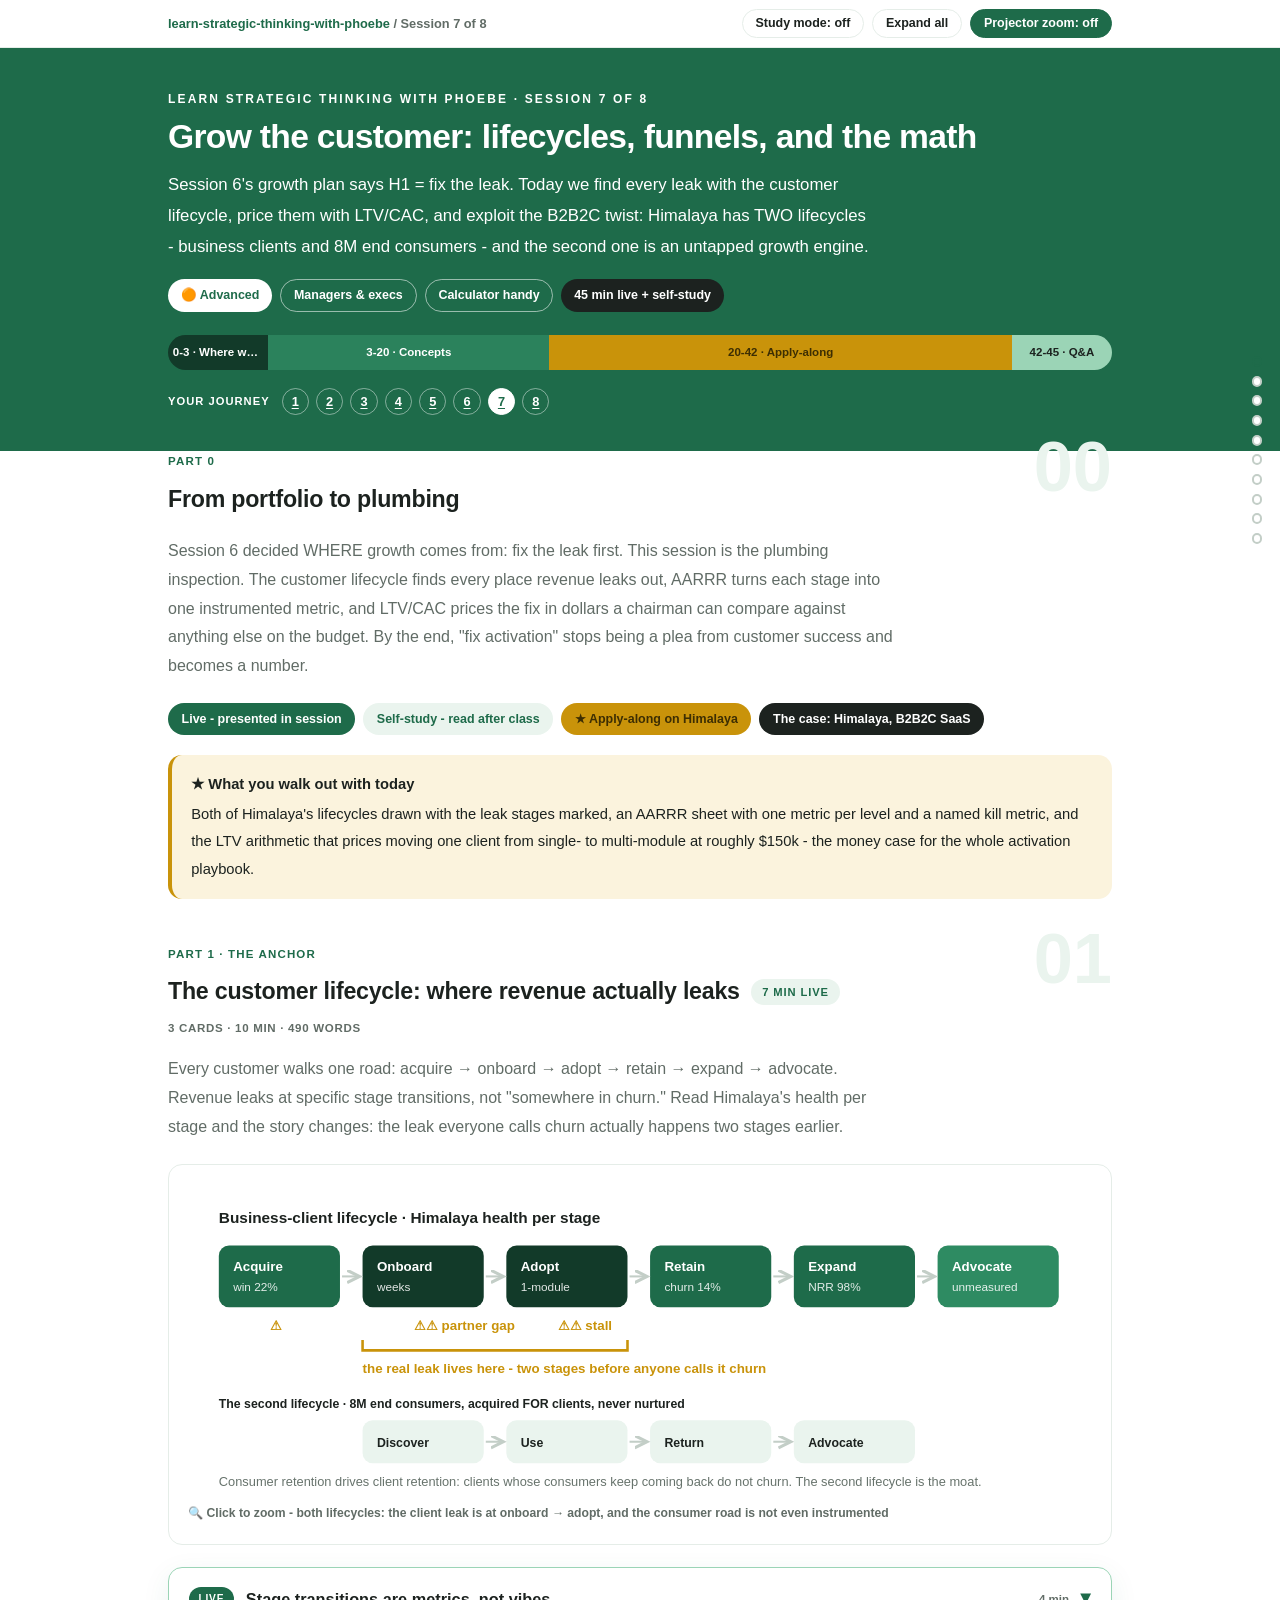
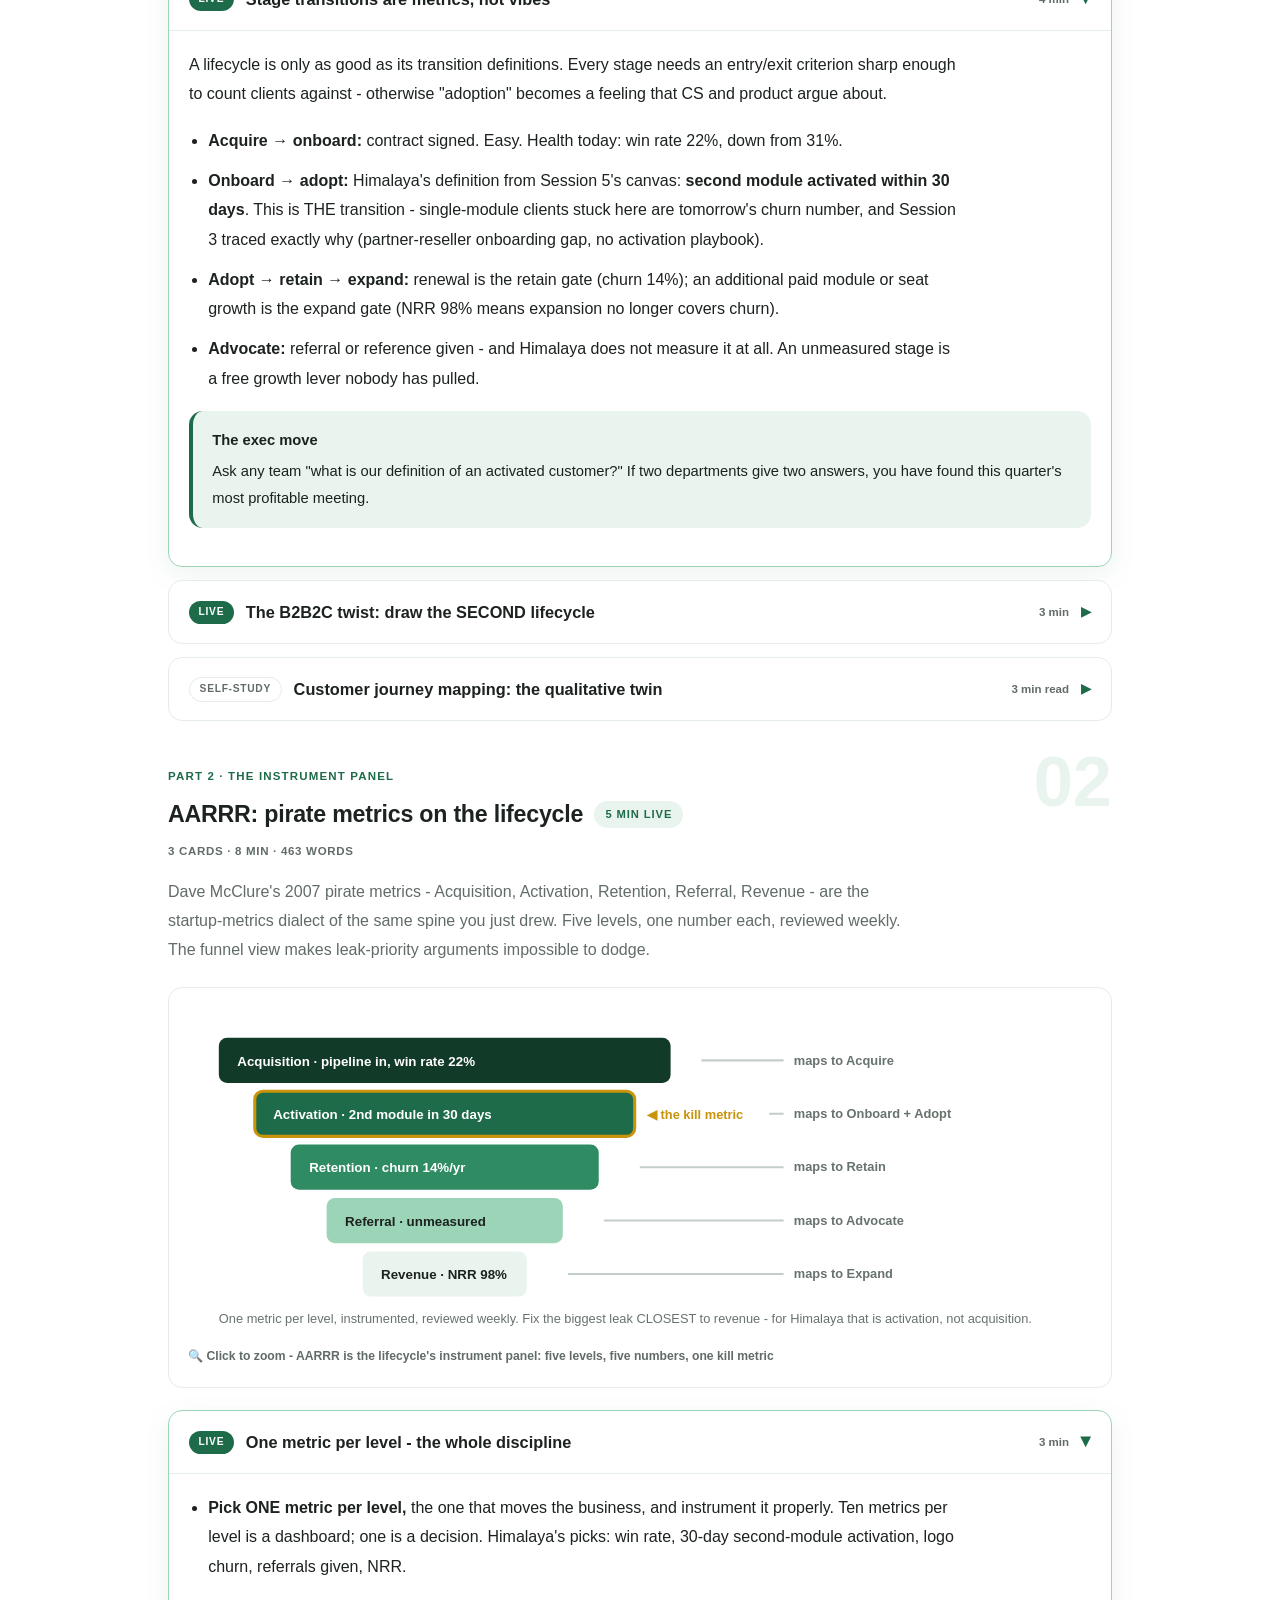
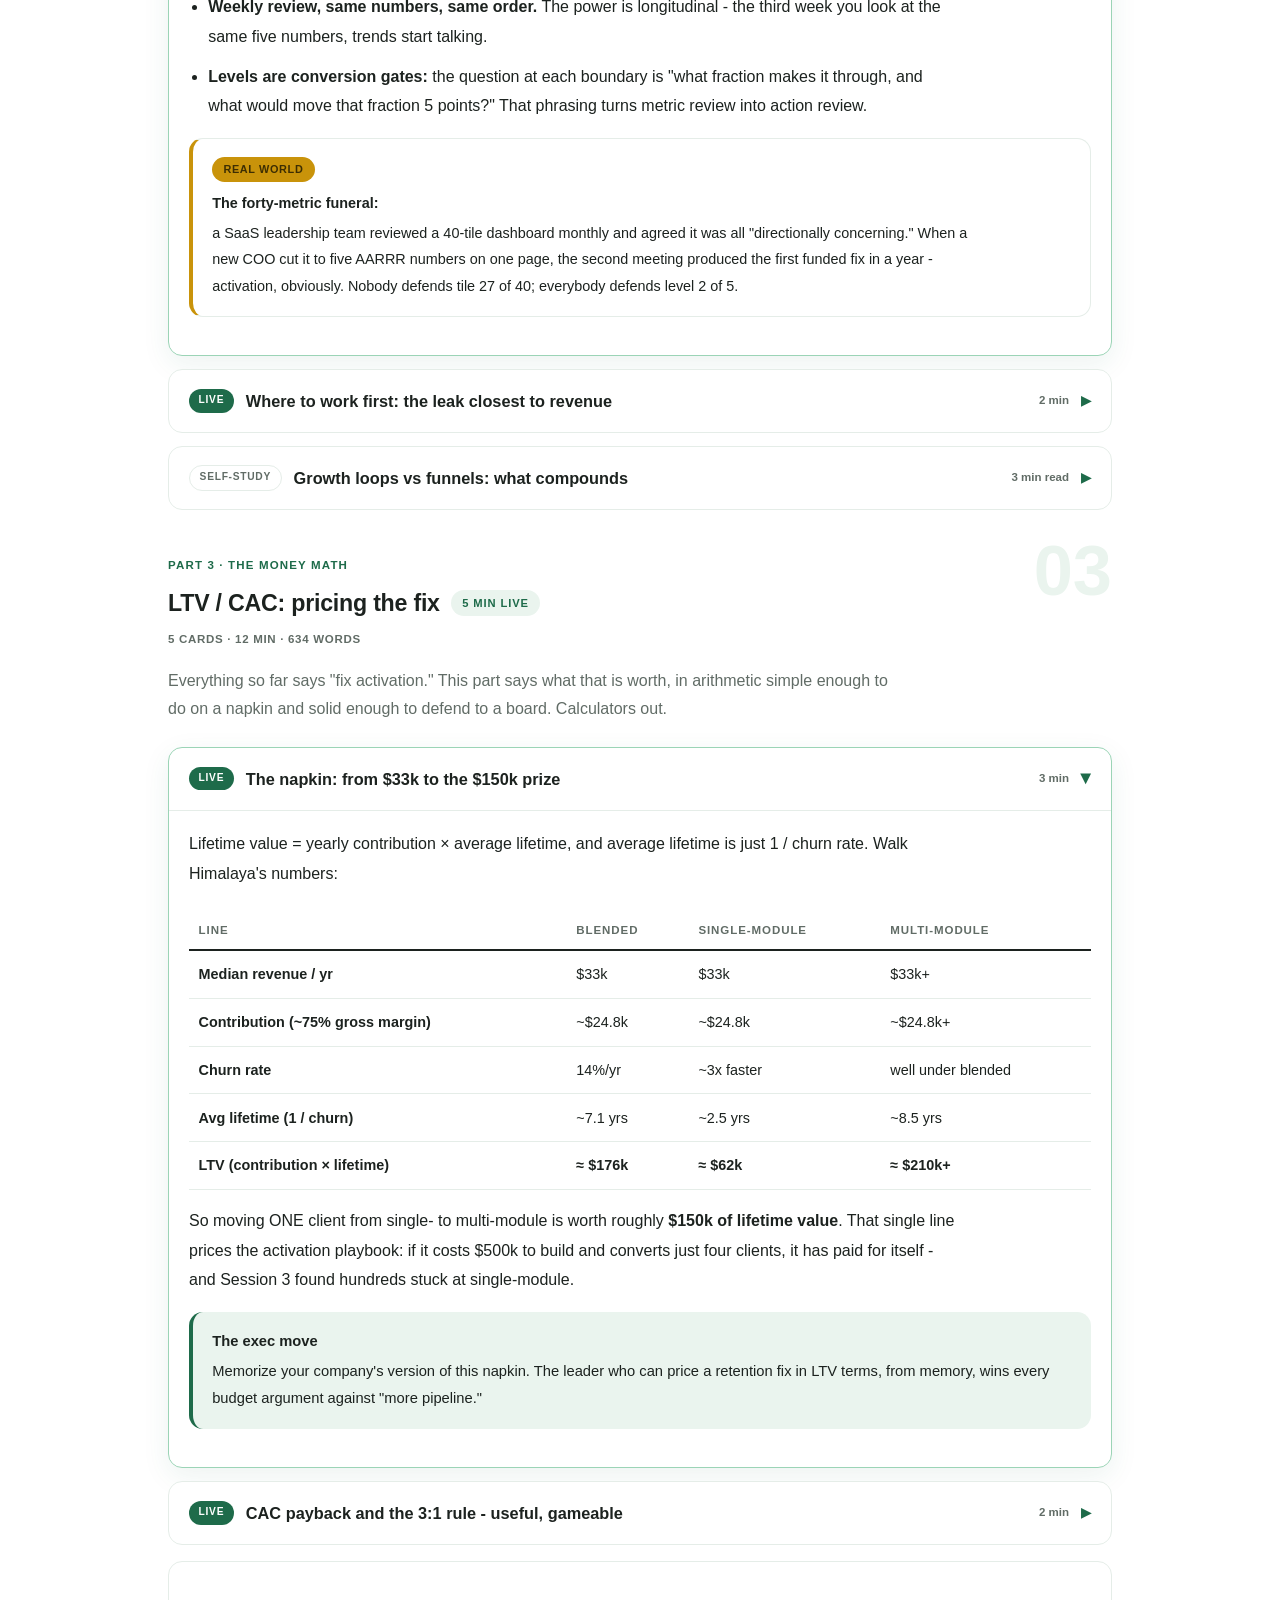
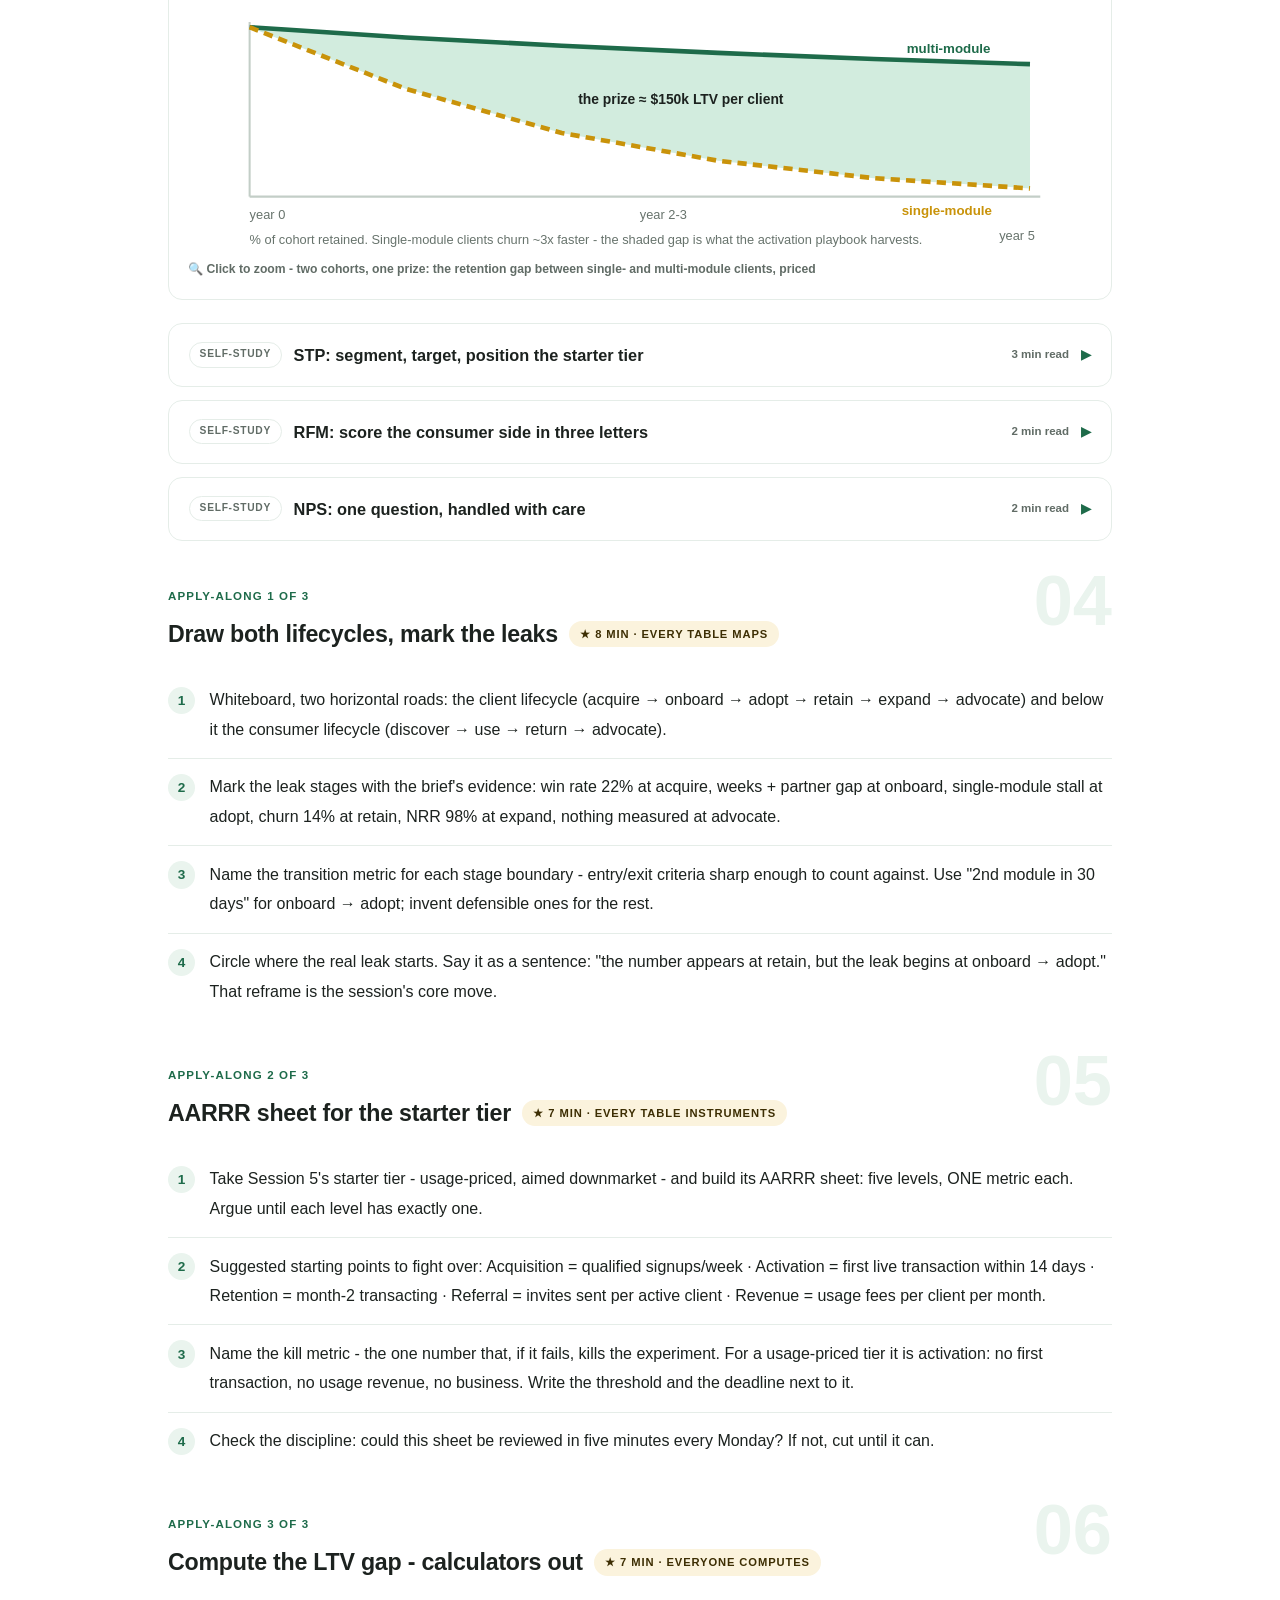
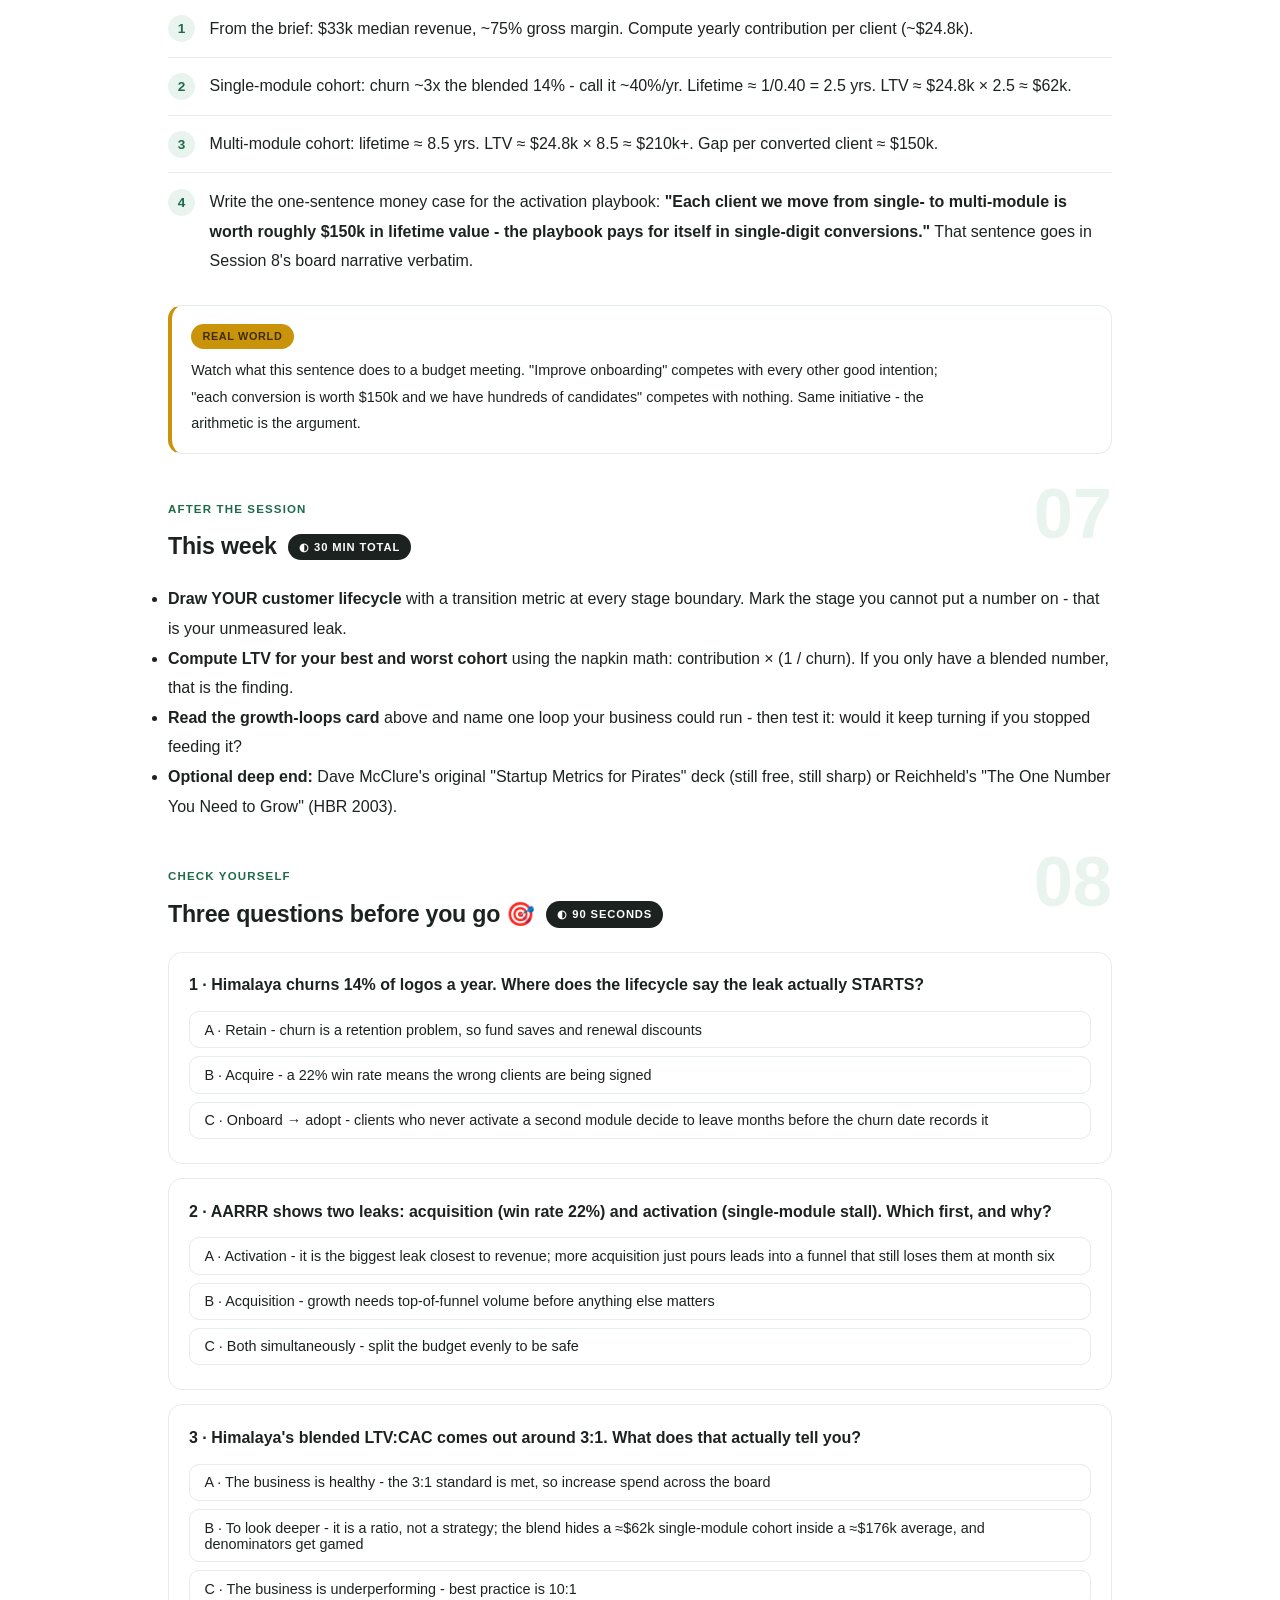
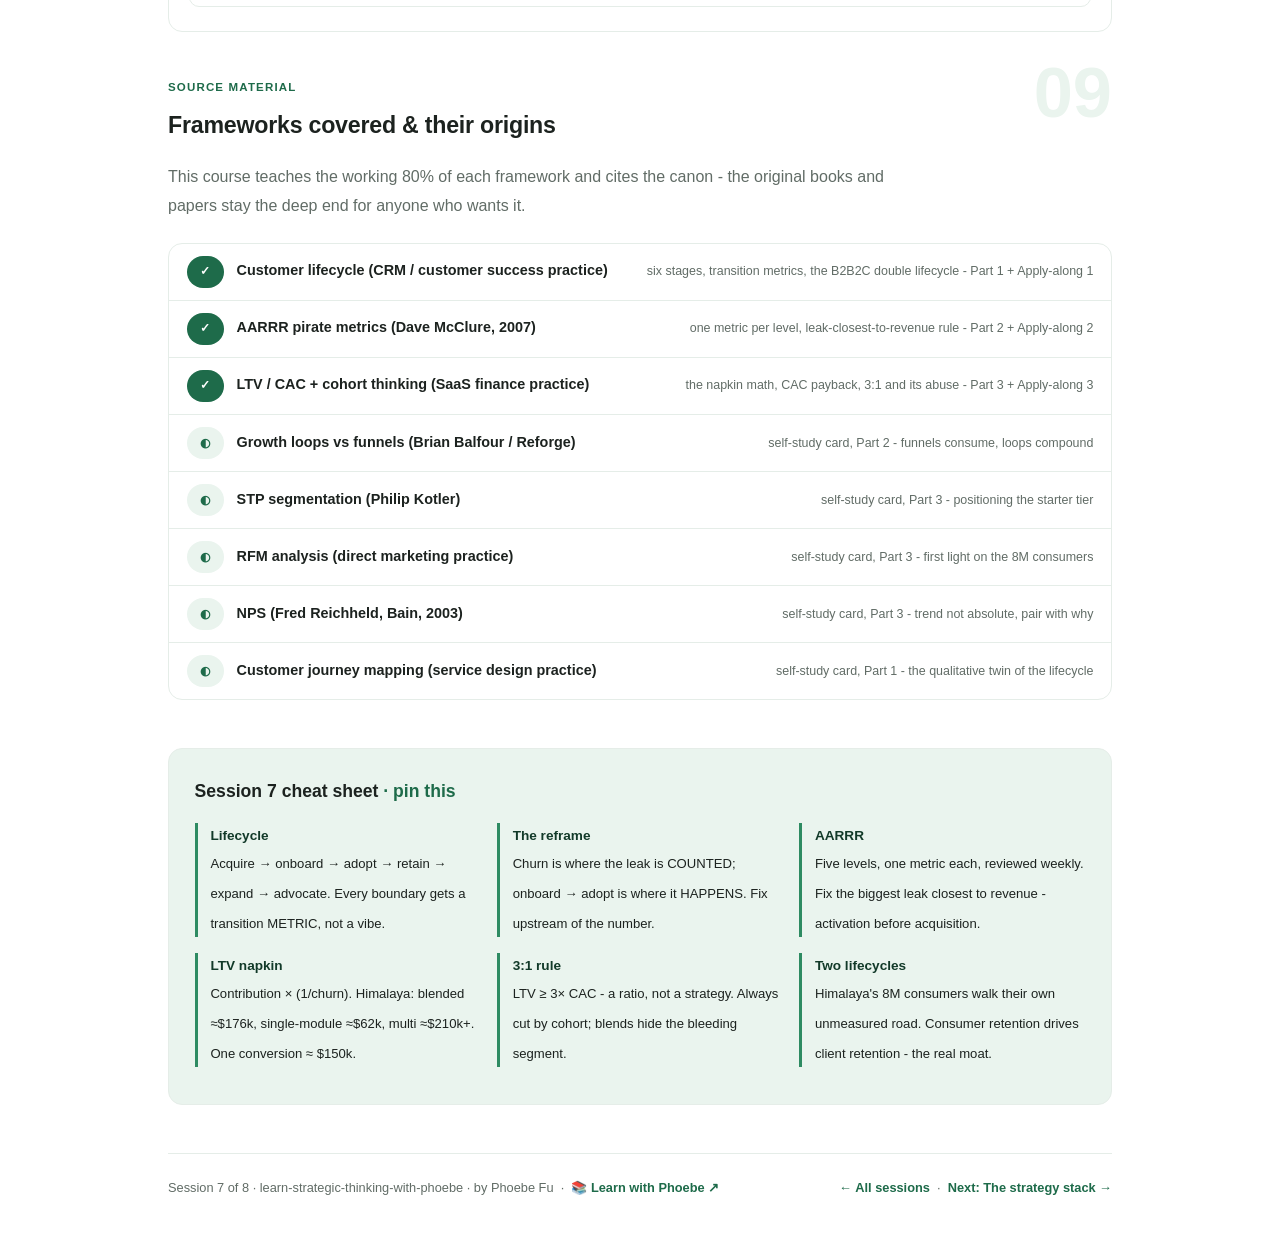
<file: courses/07-grow-the-customer.html>
<!DOCTYPE html>
<html lang="en">
<head>
<meta charset="UTF-8">
<meta name="viewport" content="width=device-width, initial-scale=1.0">
<!-- social:start -->
<meta name="description" content="Session 6 decided WHERE growth comes from: fix the leak first. This session is the plumbing inspection. The customer lifecycle finds every place revenue leaks out, AARRR turns each stage...">
<meta property="og:type" content="article">
<meta property="og:site_name" content="Learn with Phoebe">
<meta property="og:title" content="Grow the customer: lifecycles, funnels, and the math - learn strategic thinking with phoebe">
<meta property="og:description" content="Session 6 decided WHERE growth comes from: fix the leak first. This session is the plumbing inspection. The customer lifecycle finds every place revenue leaks out, AARRR turns each stage...">
<meta property="og:url" content="https://phoebefu6.github.io/learn-strategic-thinking-with-phoebe/courses/07-grow-the-customer.html">
<meta property="og:image" content="https://phoebefu6.github.io/learn-strategic-thinking-with-phoebe/assets/og-cover.png">
<meta property="og:image:width" content="1200">
<meta property="og:image:height" content="630">
<meta name="twitter:card" content="summary_large_image">
<meta name="twitter:title" content="Grow the customer: lifecycles, funnels, and the math - learn strategic thinking with phoebe">
<meta name="twitter:description" content="Session 6 decided WHERE growth comes from: fix the leak first. This session is the plumbing inspection. The customer lifecycle finds every place revenue leaks out, AARRR turns each stage...">
<meta name="twitter:image" content="https://phoebefu6.github.io/learn-strategic-thinking-with-phoebe/assets/og-cover.png">
<!-- social:end -->
<title>Session 7 · Grow the customer - learn strategic thinking with phoebe</title>
<link rel="stylesheet" href="../assets/style.css?v=37">
</head>
<body>

<div class="toolbar">
  <div class="wrap">
    <span class="crumb"><a href="../index.html">learn-strategic-thinking-with-phoebe</a> / Session 7 of 8</span>
    <button class="btn" id="toggle-all" type="button">Expand all</button>
    <button class="btn primary" id="zoom-toggle" type="button">Projector zoom: off</button>
  </div>
</div>

<header class="masthead">
  <div class="wrap">
    <div class="eyebrow">Learn Strategic Thinking with Phoebe · Session 7 of 8</div>
    <h1>Grow the customer: <span class="accent">lifecycles, funnels, and the math</span></h1>
    <p class="sub">Session 6's growth plan says H1 = fix the leak. Today we find every leak with the customer lifecycle, price them with LTV/CAC, and exploit the B2B2C twist: Himalaya has TWO lifecycles - business clients and 8M end consumers - and the second one is an untapped growth engine.</p>
    <div class="chip-row">
      <span class="chip level">🟠 Advanced</span>
      <span class="chip audience">Managers &amp; execs</span>
      <span class="chip audience">Calculator handy</span>
      <span class="chip time">45 min live + self-study</span>
    </div>
    <div class="agenda">
      <span class="a1" style="flex:1">0-3 · Where we are</span>
      <span class="a2" style="flex:3">3-20 · Concepts</span>
      <span class="a3" style="flex:5">20-42 · Apply-along</span>
      <span class="a4" style="flex:1">42-45 · Q&amp;A</span>
    </div>
  </div>
</header>

<main class="wrap">

  <!-- ============ INTRO ============ -->
  <section class="section" id="intro">
    <div class="section-kicker">
      <span class="klabel">Part 0</span>
      <h2>From portfolio to plumbing</h2>
    </div>
    <p class="lede">Session 6 decided WHERE growth comes from: fix the leak first. This session is the plumbing inspection. The customer lifecycle finds every place revenue leaks out, AARRR turns each stage into one instrumented metric, and LTV/CAC prices the fix in dollars a chairman can compare against anything else on the budget. By the end, "fix activation" stops being a plea from customer success and becomes a number.</p>
    <div class="legend">
      <span class="pill solid">Live - presented in session</span>
      <span class="pill light">Self-study - read after class</span>
      <span class="pill amber">★ Apply-along on Himalaya</span>
      <span class="pill inkpill">The case: Himalaya, B2B2C SaaS</span>
    </div>
    <div class="callout win">
      <strong>★ What you walk out with today</strong>
      Both of Himalaya's lifecycles drawn with the leak stages marked, an AARRR sheet with one metric per level and a named kill metric, and the LTV arithmetic that prices moving one client from single- to multi-module at roughly $150k - the money case for the whole activation playbook.
    </div>
  </section>

  <!-- ============ PART 1: CUSTOMER LIFECYCLE ============ -->
  <section class="section" id="lifecycle">
    <div class="section-kicker">
      <span class="klabel">Part 1 · the anchor</span>
      <h2>The customer lifecycle: where revenue actually leaks <span class="tag concept">7 min live</span></h2>
    </div>
    <p class="lede">Every customer walks one road: acquire → onboard → adopt → retain → expand → advocate. Revenue leaks at specific stage transitions, not "somewhere in churn." Read Himalaya's health per stage and the story changes: the leak everyone calls churn actually happens two stages earlier.</p>

    <figure class="zoomable">
      <svg viewBox="0 0 880 300" xmlns="http://www.w3.org/2000/svg" role="img" aria-label="Himalaya customer lifecycle pipeline with health per stage, the real leak marked at onboard to adopt, and the second consumer lifecycle below">
        <style>
          .clT { font: 700 13px Inter, sans-serif; fill: #FFFFFF; }
          .clS { font: 400 11.5px Inter, sans-serif; fill: #FFFFFF; opacity: .88; }
          .clH { font: 700 15px Inter, sans-serif; fill: #1C221F; }
          .clI { font: 600 12px Inter, sans-serif; fill: #1C221F; }
          .clW { font: 700 13px Inter, sans-serif; fill: #C9930A; }
          .clX { font: 400 12.5px Inter, sans-serif; fill: #67736C; }
          .clA { stroke: #C3CEC7; stroke-width: 2; fill: none; marker-end: url(#clAh); }
        </style>
        <defs>
          <marker id="clAh" markerWidth="8" markerHeight="8" refX="6" refY="3" orient="auto"><path d="M0,0 L6,3 L0,6" fill="none" stroke="#C3CEC7" stroke-width="1.5"/></marker>
        </defs>
        <text class="clH" x="30" y="38">Business-client lifecycle · Himalaya health per stage</text>
        <rect x="30" y="60" width="118" height="60" rx="10" fill="#1E6B4A"/><text class="clT" x="44" y="85">Acquire</text><text class="clS" x="44" y="104">win 22%</text>
        <rect x="170" y="60" width="118" height="60" rx="10" fill="#123A29"/><text class="clT" x="184" y="85">Onboard</text><text class="clS" x="184" y="104">weeks</text>
        <rect x="310" y="60" width="118" height="60" rx="10" fill="#123A29"/><text class="clT" x="324" y="85">Adopt</text><text class="clS" x="324" y="104">1-module</text>
        <rect x="450" y="60" width="118" height="60" rx="10" fill="#1E6B4A"/><text class="clT" x="464" y="85">Retain</text><text class="clS" x="464" y="104">churn 14%</text>
        <rect x="590" y="60" width="118" height="60" rx="10" fill="#1E6B4A"/><text class="clT" x="604" y="85">Expand</text><text class="clS" x="604" y="104">NRR 98%</text>
        <rect x="730" y="60" width="118" height="60" rx="10" fill="#2E8B62"/><text class="clT" x="744" y="85">Advocate</text><text class="clS" x="744" y="104">unmeasured</text>
        <line class="clA" x1="150" y1="90" x2="167" y2="90"/><line class="clA" x1="290" y1="90" x2="307" y2="90"/><line class="clA" x1="430" y1="90" x2="447" y2="90"/>
        <line class="clA" x1="570" y1="90" x2="587" y2="90"/><line class="clA" x1="710" y1="90" x2="727" y2="90"/>
        <text class="clW" x="80" y="142">⚠</text><text class="clW" x="220" y="142">⚠⚠ partner gap</text><text class="clW" x="360" y="142">⚠⚠ stall</text>
        <path d="M170 152 L170 162 L428 162 L428 152" stroke="#C9930A" stroke-width="2.5" fill="none"/>
        <text class="clW" x="170" y="184">the real leak lives here - two stages before anyone calls it churn</text>
        <text class="clI" x="30" y="218">The second lifecycle · 8M end consumers, acquired FOR clients, never nurtured</text>
        <rect x="170" y="230" width="118" height="42" rx="10" fill="#EAF4EE"/><text class="clI" x="184" y="256">Discover</text>
        <rect x="310" y="230" width="118" height="42" rx="10" fill="#EAF4EE"/><text class="clI" x="324" y="256">Use</text>
        <rect x="450" y="230" width="118" height="42" rx="10" fill="#EAF4EE"/><text class="clI" x="464" y="256">Return</text>
        <rect x="590" y="230" width="118" height="42" rx="10" fill="#EAF4EE"/><text class="clI" x="604" y="256">Advocate</text>
        <line class="clA" x1="290" y1="251" x2="307" y2="251"/><line class="clA" x1="430" y1="251" x2="447" y2="251"/><line class="clA" x1="570" y1="251" x2="587" y2="251"/>
        <text class="clX" x="30" y="294">Consumer retention drives client retention: clients whose consumers keep coming back do not churn. The second lifecycle is the moat.</text>
      </svg>
      <figcaption>🔍 Click to zoom - both lifecycles: the client leak is at onboard → adopt, and the consumer road is not even instrumented</figcaption>
    </figure>

    <details class="card" open>
      <summary><span class="mode live">Live</span>Stage transitions are metrics, not vibes<span class="mini">4 min</span><span class="caret">▶</span></summary>
      <div class="body">
        <p>A lifecycle is only as good as its transition definitions. Every stage needs an entry/exit criterion sharp enough to count clients against - otherwise "adoption" becomes a feeling that CS and product argue about.</p>
        <ul>
          <li><strong>Acquire → onboard:</strong> contract signed. Easy. Health today: win rate 22%, down from 31%.</li>
          <li><strong>Onboard → adopt:</strong> Himalaya's definition from Session 5's canvas: <strong>second module activated within 30 days</strong>. This is THE transition - single-module clients stuck here are tomorrow's churn number, and Session 3 traced exactly why (partner-reseller onboarding gap, no activation playbook).</li>
          <li><strong>Adopt → retain → expand:</strong> renewal is the retain gate (churn 14%); an additional paid module or seat growth is the expand gate (NRR 98% means expansion no longer covers churn).</li>
          <li><strong>Advocate:</strong> referral or reference given - and Himalaya does not measure it at all. An unmeasured stage is a free growth lever nobody has pulled.</li>
        </ul>
        <div class="callout tip">
          <strong>The exec move</strong>
          Ask any team "what is our definition of an activated customer?" If two departments give two answers, you have found this quarter's most profitable meeting.
        </div>
      </div>
    </details>

    <details class="card">
      <summary><span class="mode live">Live</span>The B2B2C twist: draw the SECOND lifecycle<span class="mini">3 min</span><span class="caret">▶</span></summary>
      <div class="body">
        <p>Himalaya's 8M end consumers walk their own road: discover → use → return → advocate. They are acquired FOR clients - and then never nurtured, never measured, never spoken to. That is the strategic blind spot and the opportunity in one.</p>
        <ul>
          <li><strong>The dependency:</strong> consumer retention drives client retention. A business whose customers keep coming back through Himalaya does not churn - the platform is earning its renewal every day at the consumer layer.</li>
          <li><strong>The instrumentation gap:</strong> Himalaya can tell you a client's module count instantly and cannot tell you whether that client's consumers returned last month. The metric that predicts churn best is the one not on any dashboard.</li>
          <li><strong>The H3 link:</strong> Session 6's consumer-side option and flywheel both spin on this second lifecycle. You cannot monetize a road you have not mapped.</li>
        </ul>
        <div class="callout example">
          <span class="ex-pill">Real world</span>
          <p><strong>The two-lifecycle save:</strong> a booking platform noticed that merchant churn was predicted almost perfectly by end-customer repeat rates three months earlier. They stopped saving merchants at renewal time (too late) and started boosting the merchants' own customer return rates instead - churn calls turned into growth calls, and the save rate tripled.</p>
        </div>
      </div>
    </details>

    <details class="card">
      <summary><span class="mode self">Self-study</span>Customer journey mapping: the qualitative twin<span class="mini">3 min read</span><span class="caret">▶</span></summary>
      <div class="body">
        <p>The lifecycle counts people at each stage; a journey map walks one person through the same spine and records what they touch and how they feel. Service-design practice, and the perfect diagnostic partner to the numbers.</p>
        <ul>
          <li><strong>Same spine, different lens:</strong> for each stage, list touchpoints (emails, portal, partner reseller, support), the customer's goal, and the emotional temperature. Frustration clusters ARE the leak, seen from inside.</li>
          <li><strong>Himalaya's onboard stage mapped:</strong> a client signed by a partner reseller meets a handoff email, a generic setup guide, and silence - no playbook, no second-module nudge. The map shows WHY the 30-day activation transition fails; the lifecycle shows HOW MUCH it costs.</li>
          <li><strong>Do it cheap:</strong> one whiteboard, one real recent customer, sticky notes per touchpoint. Two hours. Resist the urge to buy software for this.</li>
        </ul>
      </div>
    </details>
  </section>

  <!-- ============ PART 2: AARRR ============ -->
  <section class="section" id="aarrr">
    <div class="section-kicker">
      <span class="klabel">Part 2 · the instrument panel</span>
      <h2>AARRR: pirate metrics on the lifecycle <span class="tag concept">5 min live</span></h2>
    </div>
    <p class="lede">Dave McClure's 2007 pirate metrics - Acquisition, Activation, Retention, Referral, Revenue - are the startup-metrics dialect of the same spine you just drew. Five levels, one number each, reviewed weekly. The funnel view makes leak-priority arguments impossible to dodge.</p>

    <figure class="zoomable">
      <svg viewBox="0 0 880 320" xmlns="http://www.w3.org/2000/svg" role="img" aria-label="AARRR funnel with Himalaya's number per level, mapped to the lifecycle stages, activation highlighted as the kill metric">
        <style>
          .aaT { font: 700 13px Inter, sans-serif; fill: #FFFFFF; }
          .aaI { font: 700 13px Inter, sans-serif; fill: #1C221F; }
          .aaM { font: 600 12.5px Inter, sans-serif; fill: #67736C; }
          .aaW { font: 700 12.5px Inter, sans-serif; fill: #C9930A; }
          .aaX { font: 400 12.5px Inter, sans-serif; fill: #67736C; }
          .aaL { stroke: #C3CEC7; stroke-width: 2; }
        </style>
        <rect x="30" y="30" width="440" height="44" rx="8" fill="#123A29"/><text class="aaT" x="48" y="57">Acquisition · pipeline in, win rate 22%</text>
        <rect x="65" y="82" width="370" height="44" rx="8" fill="#1E6B4A" stroke="#C9930A" stroke-width="3"/><text class="aaT" x="83" y="109">Activation · 2nd module in 30 days</text>
        <rect x="100" y="134" width="300" height="44" rx="8" fill="#2E8B62"/><text class="aaT" x="118" y="161">Retention · churn 14%/yr</text>
        <rect x="135" y="186" width="230" height="44" rx="8" fill="#9BD4B6"/><text class="aaI" x="153" y="213">Referral · unmeasured</text>
        <rect x="170" y="238" width="160" height="44" rx="8" fill="#EAF4EE"/><text class="aaI" x="188" y="265">Revenue · NRR 98%</text>
        <text class="aaW" x="447" y="109">◀ the kill metric</text>
        <line class="aaL" x1="500" y1="52" x2="580" y2="52"/><line class="aaL" x1="566" y1="104" x2="580" y2="104"/><line class="aaL" x1="440" y1="156" x2="580" y2="156"/>
        <line class="aaL" x1="405" y1="208" x2="580" y2="208"/><line class="aaL" x1="370" y1="260" x2="580" y2="260"/>
        <text class="aaM" x="590" y="56">maps to Acquire</text><text class="aaM" x="590" y="108">maps to Onboard + Adopt</text><text class="aaM" x="590" y="160">maps to Retain</text>
        <text class="aaM" x="590" y="212">maps to Advocate</text><text class="aaM" x="590" y="264">maps to Expand</text>
        <text class="aaX" x="30" y="308">One metric per level, instrumented, reviewed weekly. Fix the biggest leak CLOSEST to revenue - for Himalaya that is activation, not acquisition.</text>
      </svg>
      <figcaption>🔍 Click to zoom - AARRR is the lifecycle's instrument panel: five levels, five numbers, one kill metric</figcaption>
    </figure>

    <details class="card" open>
      <summary><span class="mode live">Live</span>One metric per level - the whole discipline<span class="mini">3 min</span><span class="caret">▶</span></summary>
      <div class="body">
        <ul>
          <li><strong>Pick ONE metric per level,</strong> the one that moves the business, and instrument it properly. Ten metrics per level is a dashboard; one is a decision. Himalaya's picks: win rate, 30-day second-module activation, logo churn, referrals given, NRR.</li>
          <li><strong>Weekly review, same numbers, same order.</strong> The power is longitudinal - the third week you look at the same five numbers, trends start talking.</li>
          <li><strong>Levels are conversion gates:</strong> the question at each boundary is "what fraction makes it through, and what would move that fraction 5 points?" That phrasing turns metric review into action review.</li>
        </ul>
        <div class="callout example">
          <span class="ex-pill">Real world</span>
          <p><strong>The forty-metric funeral:</strong> a SaaS leadership team reviewed a 40-tile dashboard monthly and agreed it was all "directionally concerning." When a new COO cut it to five AARRR numbers on one page, the second meeting produced the first funded fix in a year - activation, obviously. Nobody defends tile 27 of 40; everybody defends level 2 of 5.</p>
        </div>
      </div>
    </details>

    <details class="card">
      <summary><span class="mode live">Live</span>Where to work first: the leak closest to revenue<span class="mini">2 min</span><span class="caret">▶</span></summary>
      <div class="body">
        <p>Two leaks show on Himalaya's funnel: acquisition (win rate 22%) and activation (single-module stall). The rule: fix the biggest leak CLOSEST to revenue first.</p>
        <ul>
          <li><strong>Downstream fixes compound upstream:</strong> every client saved at activation multiplies the value of every future win. Fix acquisition first and you pour more leads into a funnel that still leaks them out at month six.</li>
          <li><strong>The classic error has a name:</strong> "we need more pipeline." More acquisition into a leaky funnel is buying water for a bucket with a hole - the most expensive possible way to stay the same size.</li>
          <li><strong>It also sequences the org:</strong> activation is CS + product work (playbook, starter tier, partner enablement); acquisition is sales + marketing spend. Himalaya's Session 2 verdict - activation fix first - lands in the same place from a third direction.</li>
        </ul>
        <div class="callout tip">
          <strong>The exec move</strong>
          When someone asks for more top-of-funnel budget, ask for the funnel first. "Show me conversion per level, then tell me again where the money goes." Half the time the request changes in the room.
        </div>
      </div>
    </details>

    <details class="card">
      <summary><span class="mode self">Self-study</span>Growth loops vs funnels: what compounds<span class="mini">3 min read</span><span class="caret">▶</span></summary>
      <div class="body">
        <p>Brian Balfour and the Reforge school push past the funnel: funnels CONSUME inputs (every lead is bought or earned once), loops COMPOUND (the output of one cycle becomes the input of the next). Mature growth strategies run both and know which is which.</p>
        <ul>
          <li><strong>Himalaya's candidate loop:</strong> consumer data improves platform recommendations → better client results → stronger case studies and referrals → more clients → more consumers → more data. Session 6's flywheel, now with metrics attached at each link.</li>
          <li><strong>The test:</strong> ask of any growth motion, "if we stopped feeding it, would it keep turning?" Paid acquisition stops dead - funnel. Referrals from delighted advocates keep arriving - loop.</li>
          <li><strong>Where AARRR fits:</strong> Referral is the funnel level that hints a loop is possible. Himalaya's "unmeasured" there means the loop is not even being watched, let alone engineered.</li>
        </ul>
      </div>
    </details>
  </section>

  <!-- ============ PART 3: LTV / CAC ============ -->
  <section class="section" id="ltv">
    <div class="section-kicker">
      <span class="klabel">Part 3 · the money math</span>
      <h2>LTV / CAC: pricing the fix <span class="tag concept">5 min live</span></h2>
    </div>
    <p class="lede">Everything so far says "fix activation." This part says what that is worth, in arithmetic simple enough to do on a napkin and solid enough to defend to a board. Calculators out.</p>

    <details class="card" open>
      <summary><span class="mode live">Live</span>The napkin: from $33k to the $150k prize<span class="mini">3 min</span><span class="caret">▶</span></summary>
      <div class="body">
        <p>Lifetime value = yearly contribution × average lifetime, and average lifetime is just 1 / churn rate. Walk Himalaya's numbers:</p>
        <table class="clean">
          <thead><tr><th>Line</th><th>Blended</th><th>Single-module</th><th>Multi-module</th></tr></thead>
          <tbody>
            <tr><td>Median revenue / yr</td><td>$33k</td><td>$33k</td><td>$33k+</td></tr>
            <tr><td>Contribution (~75% gross margin)</td><td>~$24.8k</td><td>~$24.8k</td><td>~$24.8k+</td></tr>
            <tr><td>Churn rate</td><td>14%/yr</td><td>~3x faster</td><td>well under blended</td></tr>
            <tr><td>Avg lifetime (1 / churn)</td><td>~7.1 yrs</td><td>~2.5 yrs</td><td>~8.5 yrs</td></tr>
            <tr><td><strong>LTV (contribution × lifetime)</strong></td><td><strong>≈ $176k</strong></td><td><strong>≈ $62k</strong></td><td><strong>≈ $210k+</strong></td></tr>
          </tbody>
        </table>
        <p>So moving ONE client from single- to multi-module is worth roughly <strong>$150k of lifetime value</strong>. That single line prices the activation playbook: if it costs $500k to build and converts just four clients, it has paid for itself - and Session 3 found hundreds stuck at single-module.</p>
        <div class="callout tip">
          <strong>The exec move</strong>
          Memorize your company's version of this napkin. The leader who can price a retention fix in LTV terms, from memory, wins every budget argument against "more pipeline."
        </div>
      </div>
    </details>

    <details class="card">
      <summary><span class="mode live">Live</span>CAC payback and the 3:1 rule - useful, gameable<span class="mini">2 min</span><span class="caret">▶</span></summary>
      <div class="body">
        <ul>
          <li><strong>CAC payback = CAC / monthly contribution:</strong> how many months until a new client has covered their own acquisition cost. Under 12 months is comfortable for SaaS; past 24, growth eats cash.</li>
          <li><strong>The 3:1 rule of thumb:</strong> LTV should be at least 3× CAC. Below it you are buying customers at a loss; far above it (8:1+) you are probably under-investing in growth.</li>
          <li><strong>Its abuse:</strong> it is a ratio, not a strategy. Denominators get gamed - exclude sales salaries from CAC, assume yesterday's churn forever in LTV, blend cohorts until the sick one disappears. Himalaya blended is ≈ $176k LTV; the single-module cohort inside it is ≈ $62k. Same company, one healthy-looking average, one cohort quietly bleeding.</li>
          <li><strong>The honest version:</strong> always compute LTV:CAC per segment or cohort, never blended-only. The blend is where problems hide.</li>
        </ul>
        <div class="callout example">
          <span class="ex-pill">Real world</span>
          <p><strong>The ratio that lied:</strong> a subscription business proudly reported 3.4:1 LTV:CAC to its investors for two years - blended. Cohort by cohort, every customer acquired through their fastest-growing channel was below 1:1; the legacy base was carrying them. By the time the blend dipped, the bad channel was 60% of spend. The ratio was fine right up until it was fatal.</p>
        </div>
      </div>
    </details>

    <figure class="zoomable">
      <svg viewBox="0 0 880 260" xmlns="http://www.w3.org/2000/svg" role="img" aria-label="Cohort retention curves over five years: multi-module clients retain far better than single-module, the shaded gap is the prize worth about 150 thousand dollars per client">
        <style>
          .cvT { font: 700 13px Inter, sans-serif; fill: #1E6B4A; }
          .cvW { font: 700 13px Inter, sans-serif; fill: #C9930A; }
          .cvI { font: 700 13.5px Inter, sans-serif; fill: #1C221F; }
          .cvX { font: 400 12.5px Inter, sans-serif; fill: #67736C; }
          .cvAx { stroke: #C3CEC7; stroke-width: 2; }
        </style>
        <line class="cvAx" x1="60" y1="210" x2="830" y2="210"/><line class="cvAx" x1="60" y1="210" x2="60" y2="40"/>
        <polygon points="60,45 212,55 364,63 516,70 668,76 820,81 820,202 668,192 516,175 364,148 212,105 60,45" fill="#9BD4B6" opacity="0.45"/>
        <path d="M60 45 L212 55 L364 63 L516 70 L668 76 L820 81" stroke="#1E6B4A" stroke-width="4.5" fill="none"/><path d="M60 45 L212 105 L364 148 L516 175 L668 192 L820 202" stroke="#C9930A" stroke-width="4.5" fill="none" stroke-dasharray="9 6"/>
        <text class="cvI" x="380" y="120">the prize ≈ $150k LTV per client</text>
        <text class="cvT" x="700" y="70">multi-module</text><text class="cvW" x="695" y="228">single-module</text>
        <text class="cvX" x="60" y="232">year 0</text><text class="cvX" x="440" y="232">year 2-3</text><text class="cvX" x="790" y="252">year 5</text>
        <text class="cvX" x="60" y="256">% of cohort retained. Single-module clients churn ~3x faster - the shaded gap is what the activation playbook harvests.</text>
      </svg>
      <figcaption>🔍 Click to zoom - two cohorts, one prize: the retention gap between single- and multi-module clients, priced</figcaption>
    </figure>

    <details class="card">
      <summary><span class="mode self">Self-study</span>STP: segment, target, position the starter tier<span class="mini">3 min read</span><span class="caret">▶</span></summary>
      <div class="body">
        <p>Philip Kotler's STP is marketing's oldest spine: Segment the market into distinct groups, Target the segments worth winning, Position the offer in the target's head. The starter tier from Session 5 needs all three before launch.</p>
        <ul>
          <li><strong>Segment:</strong> smaller consumer businesses currently priced out of the ~$33k median - split by vertical, digital maturity, and transaction volume.</li>
          <li><strong>Target:</strong> the slice with high transaction volume but low software budget - usage pricing fits them structurally, not just cheaply.</li>
          <li><strong>Position:</strong> "start free of risk, pay as your customers actually use it" - against both the AI-natives' cheap seats and Himalaya's own heavyweight image. Positioning against your own flagship is the delicate part.</li>
        </ul>
      </div>
    </details>

    <details class="card">
      <summary><span class="mode self">Self-study</span>RFM: score the consumer side in three letters<span class="mini">2 min read</span><span class="caret">▶</span></summary>
      <div class="body">
        <p>Recency, Frequency, Monetary - direct marketing's ancient workhorse. Score every one of Himalaya's 8M consumers on how recently, how often, and how much they transact, and the invisible second lifecycle becomes segmentable overnight.</p>
        <ul>
          <li><strong>Why it fits here:</strong> RFM needs only transaction logs - which Himalaya's payments module already has. No surveys, no new instrumentation. The cheapest possible first light on the consumer road.</li>
          <li><strong>The killer application:</strong> aggregate RFM per client. A client whose consumers' recency scores are collapsing is a churn risk months before renewal - the early-warning system Part 1's twist card asked for.</li>
        </ul>
      </div>
    </details>

    <details class="card">
      <summary><span class="mode self">Self-study</span>NPS: one question, handled with care<span class="mini">2 min read</span><span class="caret">▶</span></summary>
      <div class="body">
        <p>Fred Reichheld's Net Promoter Score (Bain, 2003): "how likely are you to recommend us?" - promoters minus detractors. It would give Himalaya's unmeasured advocate stage its first number.</p>
        <ul>
          <li><strong>Trend, not absolute:</strong> NPS varies wildly by industry and survey mechanics. A score of 30 means little; a slide from 45 to 30 over three quarters means everything.</li>
          <li><strong>Always pair with "why":</strong> the follow-up free-text question is where the value lives. The score gets attention in the boardroom; the verbatims tell you what to fix.</li>
          <li><strong>Run it on BOTH lifecycles:</strong> client NPS and consumer NPS will disagree, and the gap between them is a strategy document in itself.</li>
        </ul>
      </div>
    </details>
  </section>

  <!-- ============ DEMO 1 ============ -->
  <section class="section" id="demo-1">
    <div class="section-kicker">
      <span class="klabel">Apply-along 1 of 3</span>
      <h2>Draw both lifecycles, mark the leaks <span class="tag demo">★ 8 min · every table maps</span></h2>
    </div>
    <div class="steps">
      <div class="step"><p>Whiteboard, two horizontal roads: the client lifecycle (acquire → onboard → adopt → retain → expand → advocate) and below it the consumer lifecycle (discover → use → return → advocate).</p></div>
      <div class="step"><p>Mark the leak stages with the brief's evidence: win rate 22% at acquire, weeks + partner gap at onboard, single-module stall at adopt, churn 14% at retain, NRR 98% at expand, nothing measured at advocate.</p></div>
      <div class="step"><p>Name the transition metric for each stage boundary - entry/exit criteria sharp enough to count against. Use "2nd module in 30 days" for onboard → adopt; invent defensible ones for the rest.</p></div>
      <div class="step"><p>Circle where the real leak starts. Say it as a sentence: "the number appears at retain, but the leak begins at onboard → adopt." That reframe is the session's core move.</p></div>
    </div>
  </section>

  <!-- ============ DEMO 2 ============ -->
  <section class="section" id="demo-2">
    <div class="section-kicker">
      <span class="klabel">Apply-along 2 of 3</span>
      <h2>AARRR sheet for the starter tier <span class="tag demo">★ 7 min · every table instruments</span></h2>
    </div>
    <div class="steps">
      <div class="step"><p>Take Session 5's starter tier - usage-priced, aimed downmarket - and build its AARRR sheet: five levels, ONE metric each. Argue until each level has exactly one.</p></div>
      <div class="step"><p>Suggested starting points to fight over: Acquisition = qualified signups/week · Activation = first live transaction within 14 days · Retention = month-2 transacting · Referral = invites sent per active client · Revenue = usage fees per client per month.</p></div>
      <div class="step"><p>Name the kill metric - the one number that, if it fails, kills the experiment. For a usage-priced tier it is activation: no first transaction, no usage revenue, no business. Write the threshold and the deadline next to it.</p></div>
      <div class="step"><p>Check the discipline: could this sheet be reviewed in five minutes every Monday? If not, cut until it can.</p></div>
    </div>
  </section>

  <!-- ============ DEMO 3 ============ -->
  <section class="section" id="demo-3">
    <div class="section-kicker">
      <span class="klabel">Apply-along 3 of 3</span>
      <h2>Compute the LTV gap - calculators out <span class="tag demo">★ 7 min · everyone computes</span></h2>
    </div>
    <div class="steps">
      <div class="step"><p>From the brief: $33k median revenue, ~75% gross margin. Compute yearly contribution per client (~$24.8k).</p></div>
      <div class="step"><p>Single-module cohort: churn ~3x the blended 14% - call it ~40%/yr. Lifetime ≈ 1/0.40 = 2.5 yrs. LTV ≈ $24.8k × 2.5 ≈ $62k.</p></div>
      <div class="step"><p>Multi-module cohort: lifetime ≈ 8.5 yrs. LTV ≈ $24.8k × 8.5 ≈ $210k+. Gap per converted client ≈ $150k.</p></div>
      <div class="step"><p>Write the one-sentence money case for the activation playbook: <strong>"Each client we move from single- to multi-module is worth roughly $150k in lifetime value - the playbook pays for itself in single-digit conversions."</strong> That sentence goes in Session 8's board narrative verbatim.</p></div>
    </div>
    <div class="callout example">
      <span class="ex-pill">Real world</span>
      <p>Watch what this sentence does to a budget meeting. "Improve onboarding" competes with every other good intention; "each conversion is worth $150k and we have hundreds of candidates" competes with nothing. Same initiative - the arithmetic is the argument.</p>
    </div>
  </section>

  <!-- ============ HOMEWORK ============ -->
  <section class="section" id="exercise">
    <div class="section-kicker">
      <span class="klabel">After the session</span>
      <h2>This week <span class="tag exercise">◐ 30 min total</span></h2>
    </div>
    <ul>
      <li><strong>Draw YOUR customer lifecycle</strong> with a transition metric at every stage boundary. Mark the stage you cannot put a number on - that is your unmeasured leak.</li>
      <li><strong>Compute LTV for your best and worst cohort</strong> using the napkin math: contribution × (1 / churn). If you only have a blended number, that is the finding.</li>
      <li><strong>Read the growth-loops card</strong> above and name one loop your business could run - then test it: would it keep turning if you stopped feeding it?</li>
      <li><strong>Optional deep end:</strong> Dave McClure's original "Startup Metrics for Pirates" deck (still free, still sharp) or Reichheld's "The One Number You Need to Grow" (HBR 2003).</li>
    </ul>
  </section>

  <!-- ============ QUIZ ============ -->
  <section class="section" id="quiz">
    <div class="section-kicker">
      <span class="klabel">Check yourself</span>
      <h2>Three questions before you go 🎯 <span class="tag exercise">◐ 90 seconds</span></h2>
    </div>
    <div class="quiz-q" data-answer="2">
      <p class="qtext">1 · Himalaya churns 14% of logos a year. Where does the lifecycle say the leak actually STARTS?</p>
      <button class="qopt" type="button">A · Retain - churn is a retention problem, so fund saves and renewal discounts</button>
      <button class="qopt" type="button">B · Acquire - a 22% win rate means the wrong clients are being signed</button>
      <button class="qopt" type="button">C · Onboard → adopt - clients who never activate a second module decide to leave months before the churn date records it</button>
      <p class="qwhy">The number shows up at retain, but Session 3's root cause and the cohort data put the leak two stages earlier: no second module in 30 days → no habit → churn. Fixing it at renewal time is fixing it after the decision.</p>
    </div>
    <div class="quiz-q" data-answer="0">
      <p class="qtext">2 · AARRR shows two leaks: acquisition (win rate 22%) and activation (single-module stall). Which first, and why?</p>
      <button class="qopt" type="button">A · Activation - it is the biggest leak closest to revenue; more acquisition just pours leads into a funnel that still loses them at month six</button>
      <button class="qopt" type="button">B · Acquisition - growth needs top-of-funnel volume before anything else matters</button>
      <button class="qopt" type="button">C · Both simultaneously - split the budget evenly to be safe</button>
      <p class="qwhy">Fix the biggest leak closest to revenue. Every client saved at activation multiplies the value of every future win; the reverse is buying water for a leaky bucket - the classic error even has a slogan: "we need more pipeline."</p>
    </div>
    <div class="quiz-q" data-answer="1">
      <p class="qtext">3 · Himalaya's blended LTV:CAC comes out around 3:1. What does that actually tell you?</p>
      <button class="qopt" type="button">A · The business is healthy - the 3:1 standard is met, so increase spend across the board</button>
      <button class="qopt" type="button">B · To look deeper - it is a ratio, not a strategy; the blend hides a ≈$62k single-module cohort inside a ≈$176k average, and denominators get gamed</button>
      <button class="qopt" type="button">C · The business is underperforming - best practice is 10:1</button>
      <p class="qwhy">3:1 is a rule of thumb and its abuse is legendary: game the CAC denominator, assume yesterday's churn forever, blend cohorts until the sick one vanishes. Always cut LTV:CAC by segment - the blend is where problems hide.</p>
    </div>
    <p class="quiz-score"></p>
  </section>

  <!-- ============ SOURCES ============ -->
  <section class="section" id="official">
    <div class="section-kicker">
      <span class="klabel">Source material</span>
      <h2>Frameworks covered &amp; their origins</h2>
    </div>
    <p class="lede">This course teaches the working 80% of each framework and cites the canon - the original books and papers stay the deep end for anyone who wants it.</p>
    <div class="covered">
      <div class="covered-row"><span class="status pill solid">✓</span><span class="name">Customer lifecycle (CRM / customer success practice)</span><span class="note">six stages, transition metrics, the B2B2C double lifecycle - Part 1 + Apply-along 1</span></div>
      <div class="covered-row"><span class="status pill solid">✓</span><span class="name">AARRR pirate metrics (Dave McClure, 2007)</span><span class="note">one metric per level, leak-closest-to-revenue rule - Part 2 + Apply-along 2</span></div>
      <div class="covered-row"><span class="status pill solid">✓</span><span class="name">LTV / CAC + cohort thinking (SaaS finance practice)</span><span class="note">the napkin math, CAC payback, 3:1 and its abuse - Part 3 + Apply-along 3</span></div>
      <div class="covered-row"><span class="status pill light">◐</span><span class="name">Growth loops vs funnels (Brian Balfour / Reforge)</span><span class="note">self-study card, Part 2 - funnels consume, loops compound</span></div>
      <div class="covered-row"><span class="status pill light">◐</span><span class="name">STP segmentation (Philip Kotler)</span><span class="note">self-study card, Part 3 - positioning the starter tier</span></div>
      <div class="covered-row"><span class="status pill light">◐</span><span class="name">RFM analysis (direct marketing practice)</span><span class="note">self-study card, Part 3 - first light on the 8M consumers</span></div>
      <div class="covered-row"><span class="status pill light">◐</span><span class="name">NPS (Fred Reichheld, Bain, 2003)</span><span class="note">self-study card, Part 3 - trend not absolute, pair with why</span></div>
      <div class="covered-row"><span class="status pill light">◐</span><span class="name">Customer journey mapping (service design practice)</span><span class="note">self-study card, Part 1 - the qualitative twin of the lifecycle</span></div>
    </div>
  </section>

  <!-- ============ CHEAT SHEET ============ -->
  <section class="cheat" id="cheatsheet">
    <h3>Session 7 cheat sheet <span>· pin this</span></h3>
    <div class="grid-2">
      <div class="cheat-item"><b>Lifecycle</b><span>Acquire → onboard → adopt → retain → expand → advocate. Every boundary gets a transition METRIC, not a vibe.</span></div>
      <div class="cheat-item"><b>The reframe</b><span>Churn is where the leak is COUNTED; onboard → adopt is where it HAPPENS. Fix upstream of the number.</span></div>
      <div class="cheat-item"><b>AARRR</b><span>Five levels, one metric each, reviewed weekly. Fix the biggest leak closest to revenue - activation before acquisition.</span></div>
      <div class="cheat-item"><b>LTV napkin</b><span>Contribution × (1/churn). Himalaya: blended ≈$176k, single-module ≈$62k, multi ≈$210k+. One conversion ≈ $150k.</span></div>
      <div class="cheat-item"><b>3:1 rule</b><span>LTV ≥ 3× CAC - a ratio, not a strategy. Always cut by cohort; blends hide the bleeding segment.</span></div>
      <div class="cheat-item"><b>Two lifecycles</b><span>Himalaya's 8M consumers walk their own unmeasured road. Consumer retention drives client retention - the real moat.</span></div>
    </div>
  </section>

  <footer class="pagefoot">
    <span>Session 7 of 8 · learn-strategic-thinking-with-phoebe · by Phoebe Fu &nbsp;·&nbsp; 📚 <a href="https://phoebefu6.github.io/learn-with-phoebe/">Learn with Phoebe ↗</a></span>
    <span><a href="../index.html">← All sessions</a> &nbsp;·&nbsp; <a href="08-the-strategy-stack.html">Next: The strategy stack →</a></span>
  </footer>

</main>

<script src="../assets/app.js?v=36"></script>
</body>
</html>
</file>
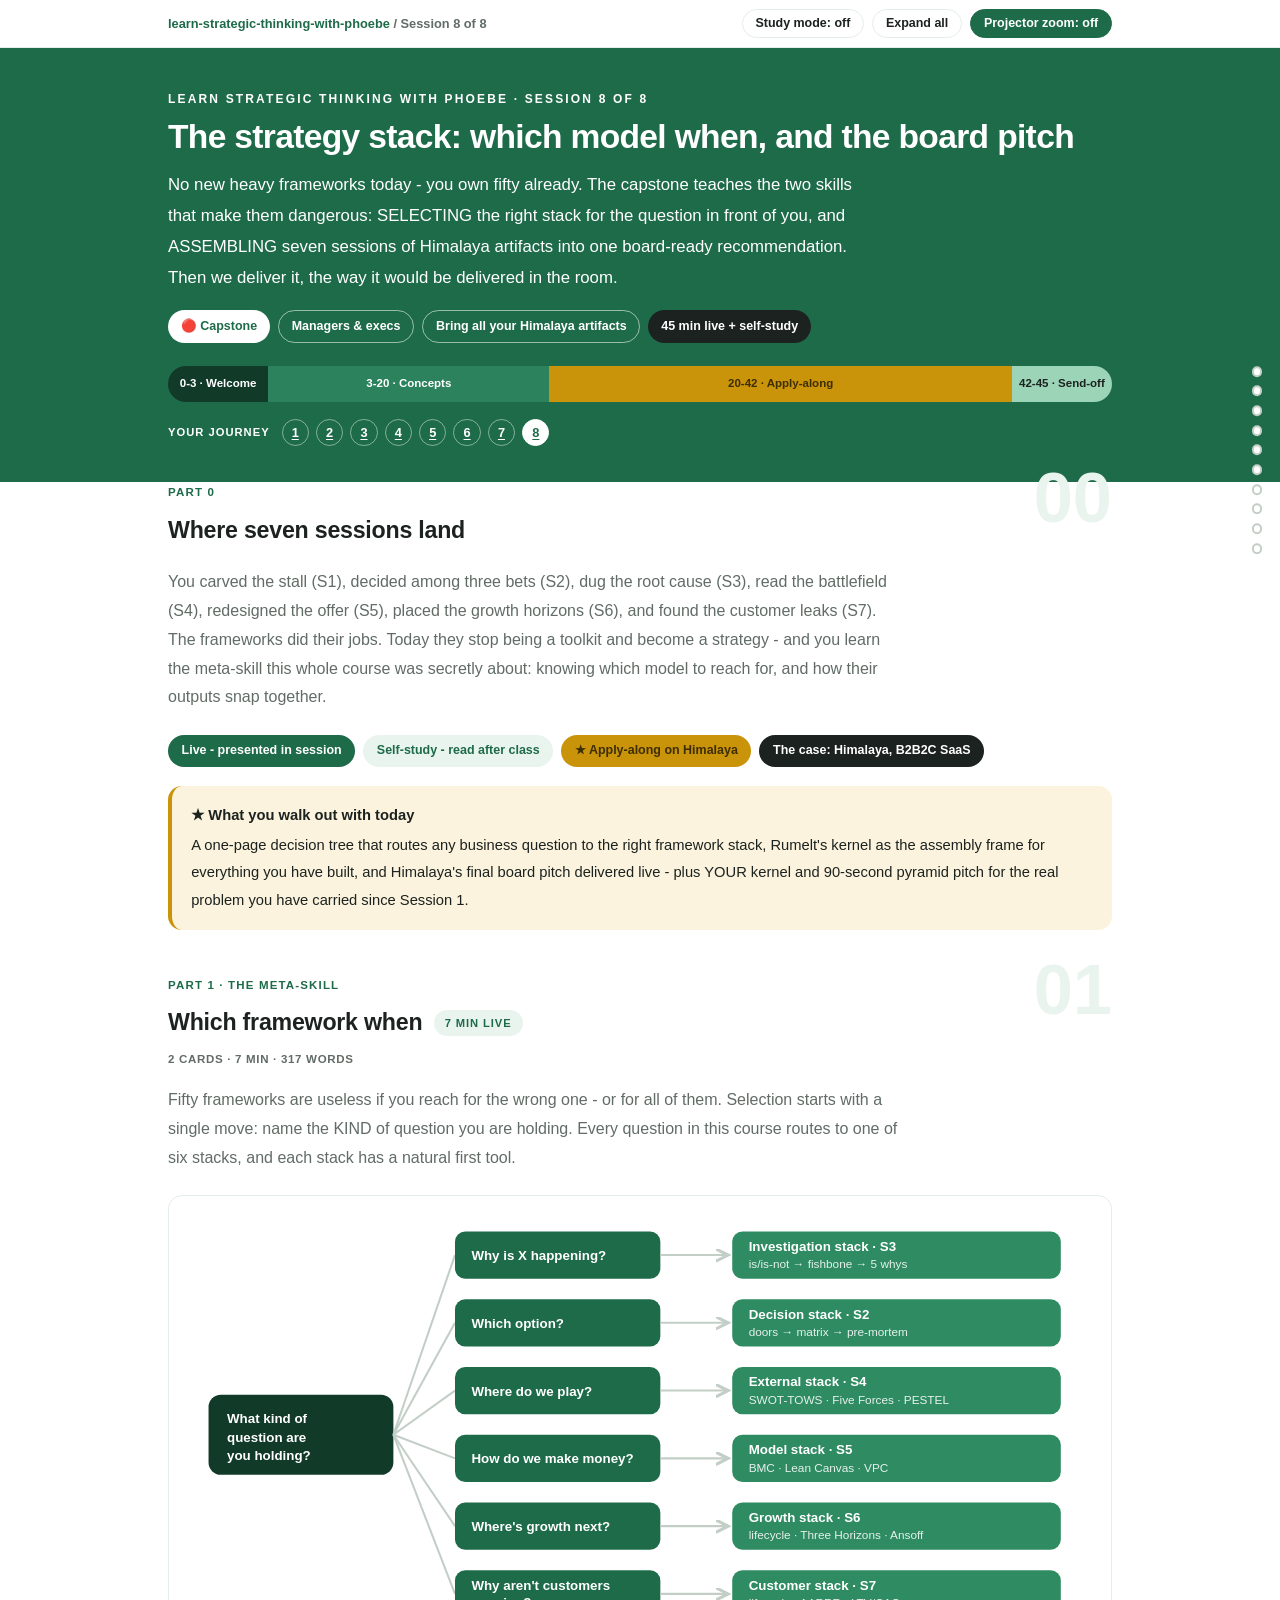
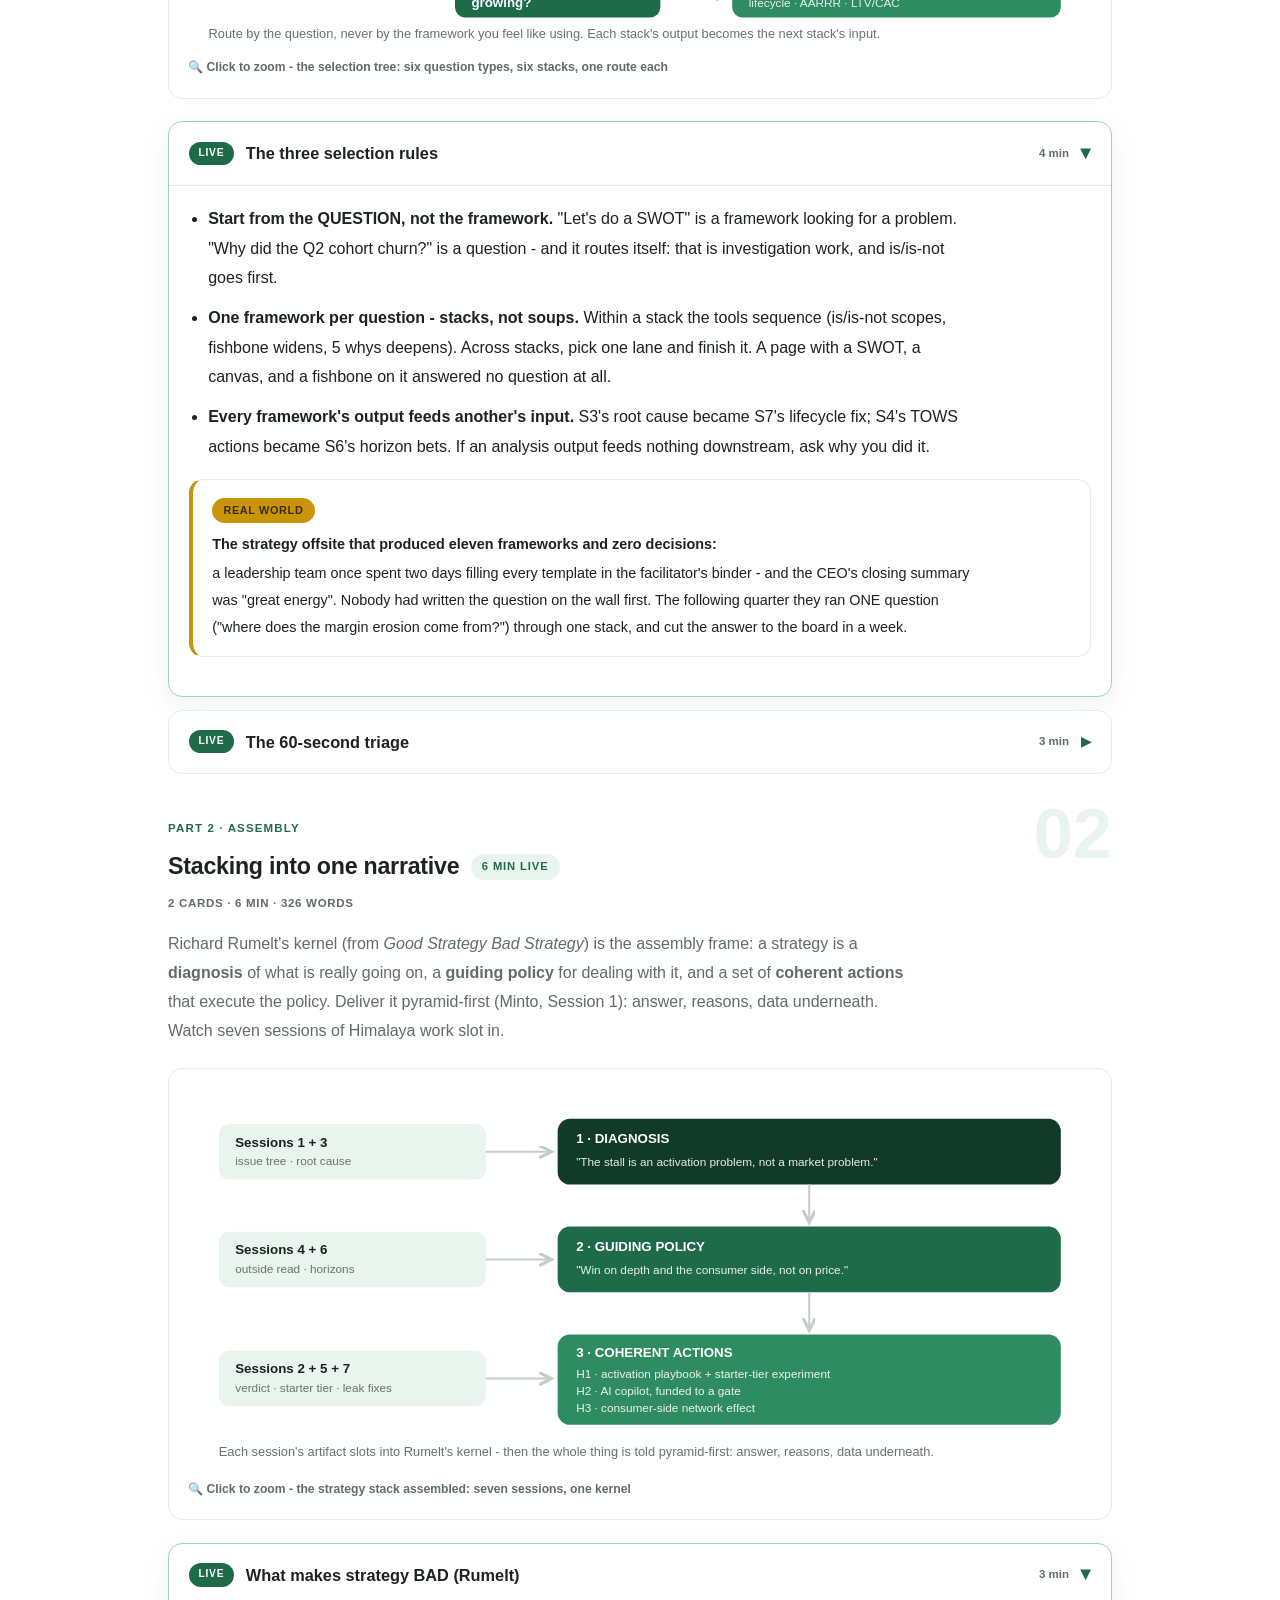
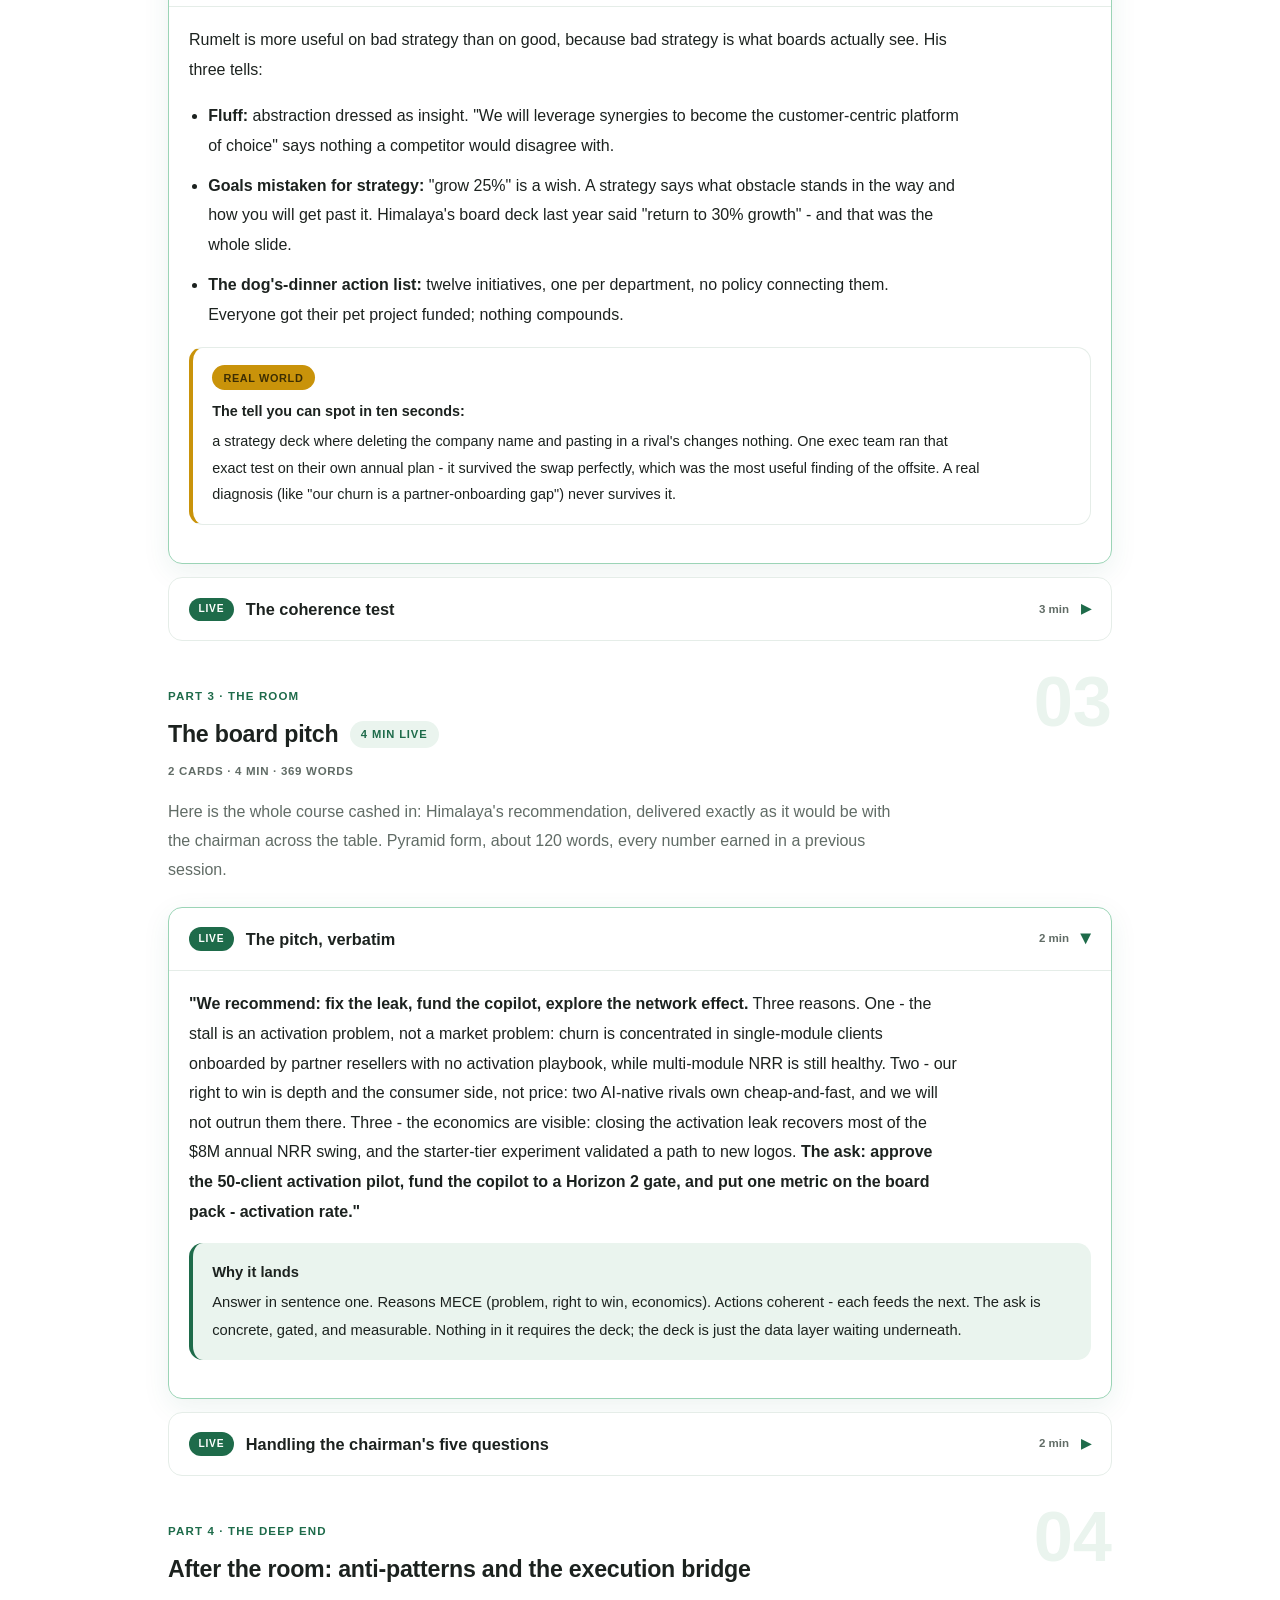
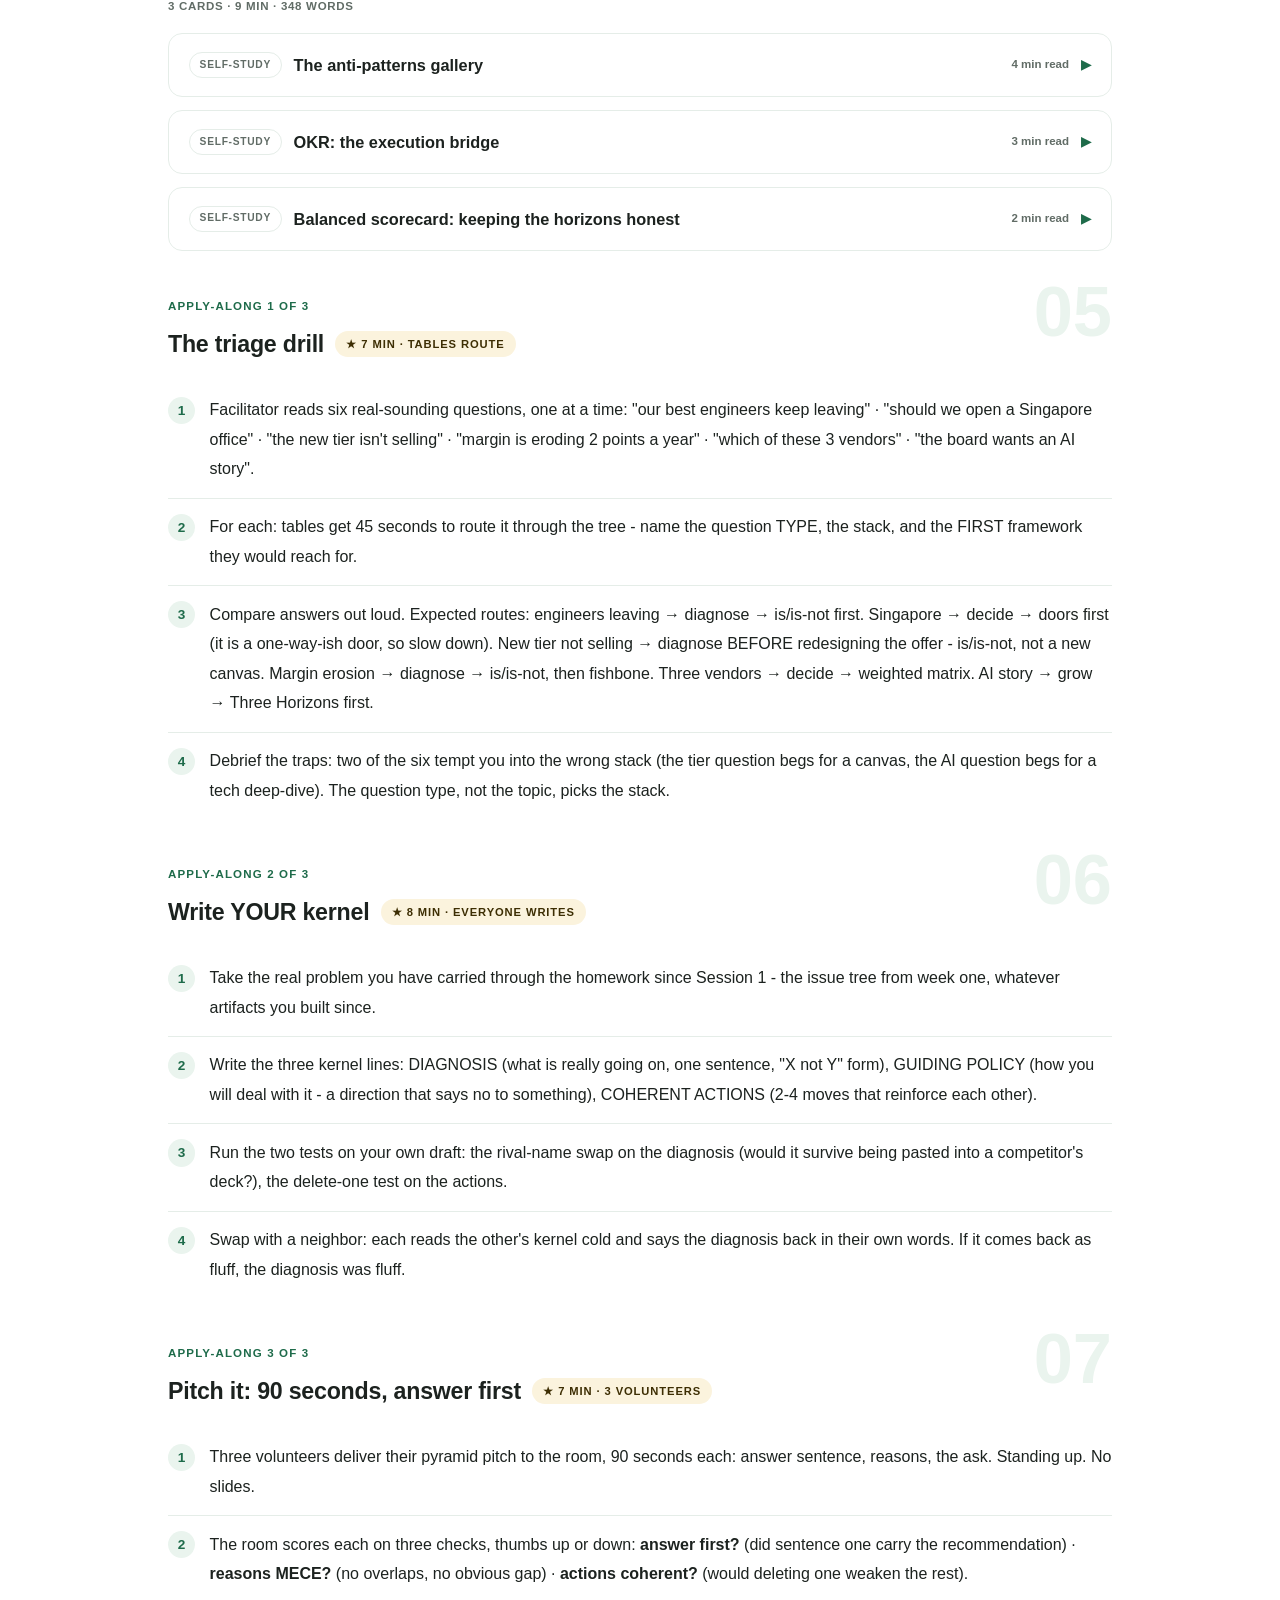
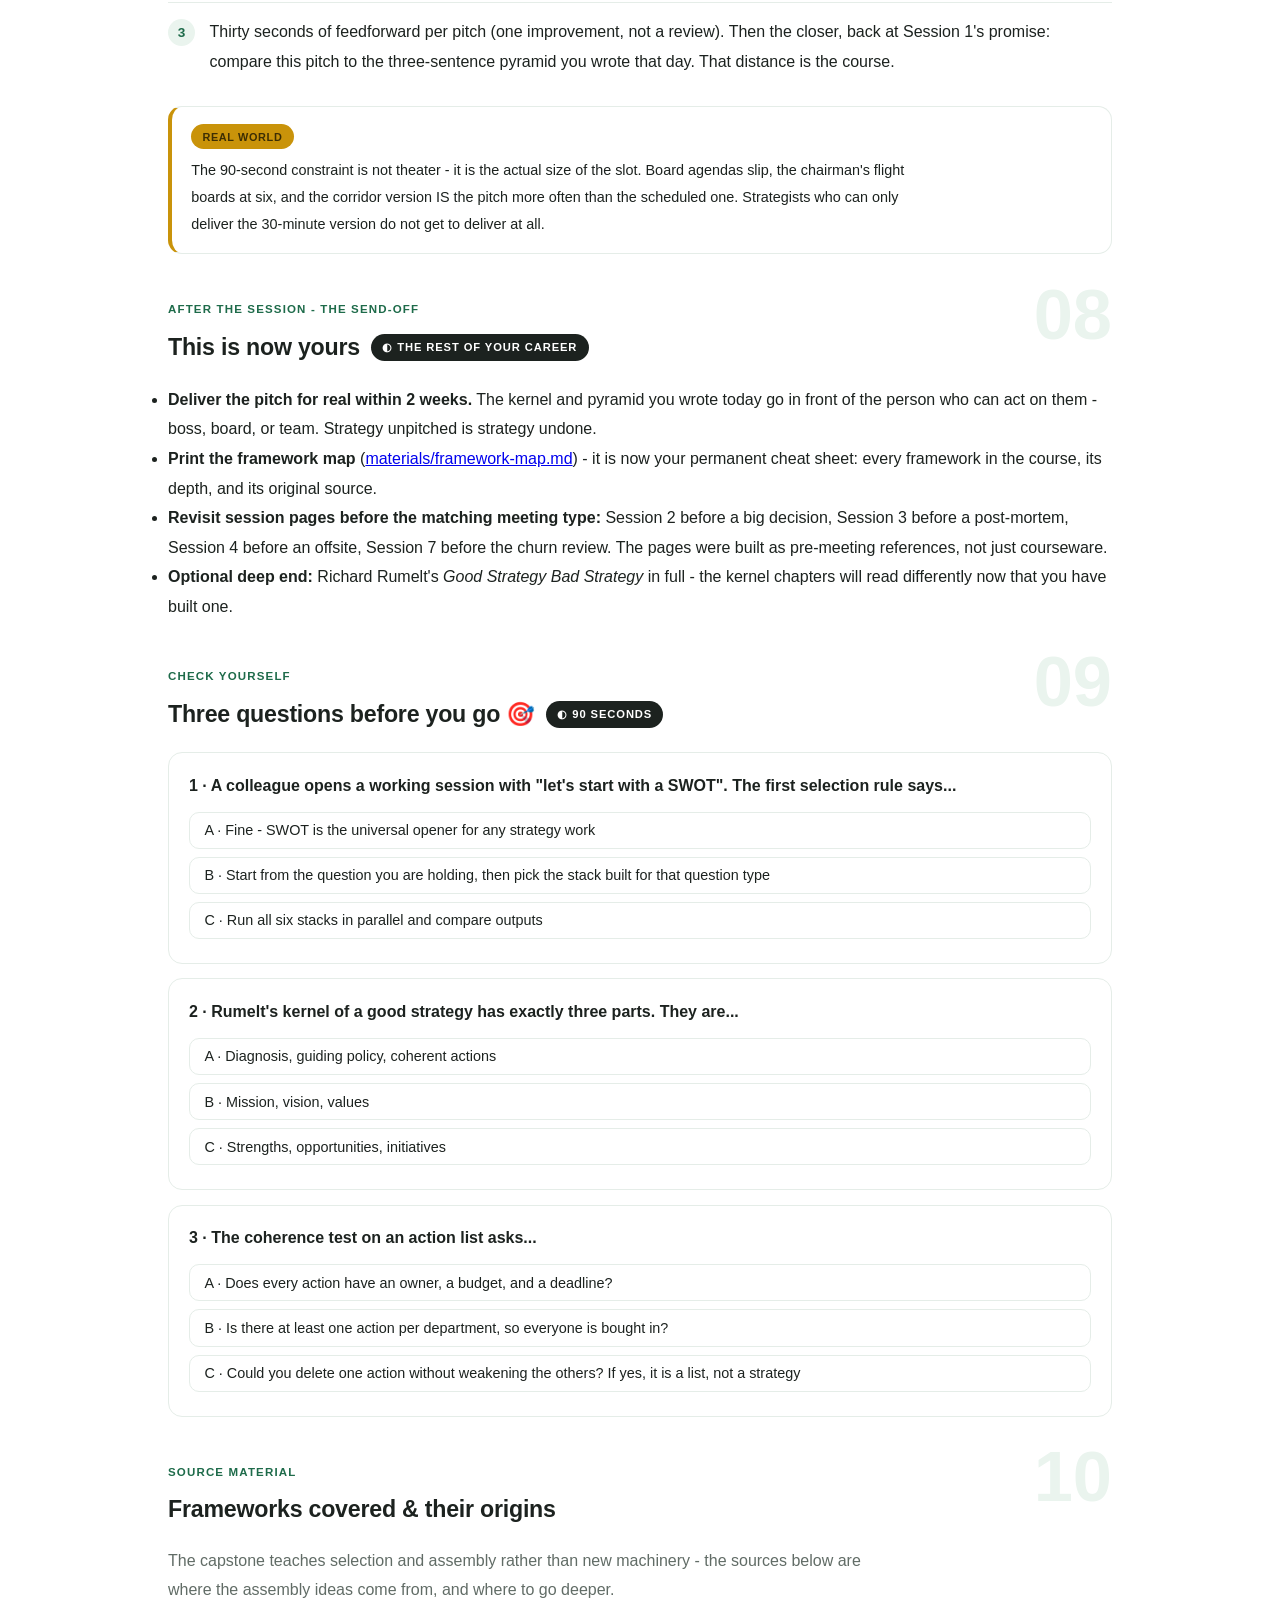
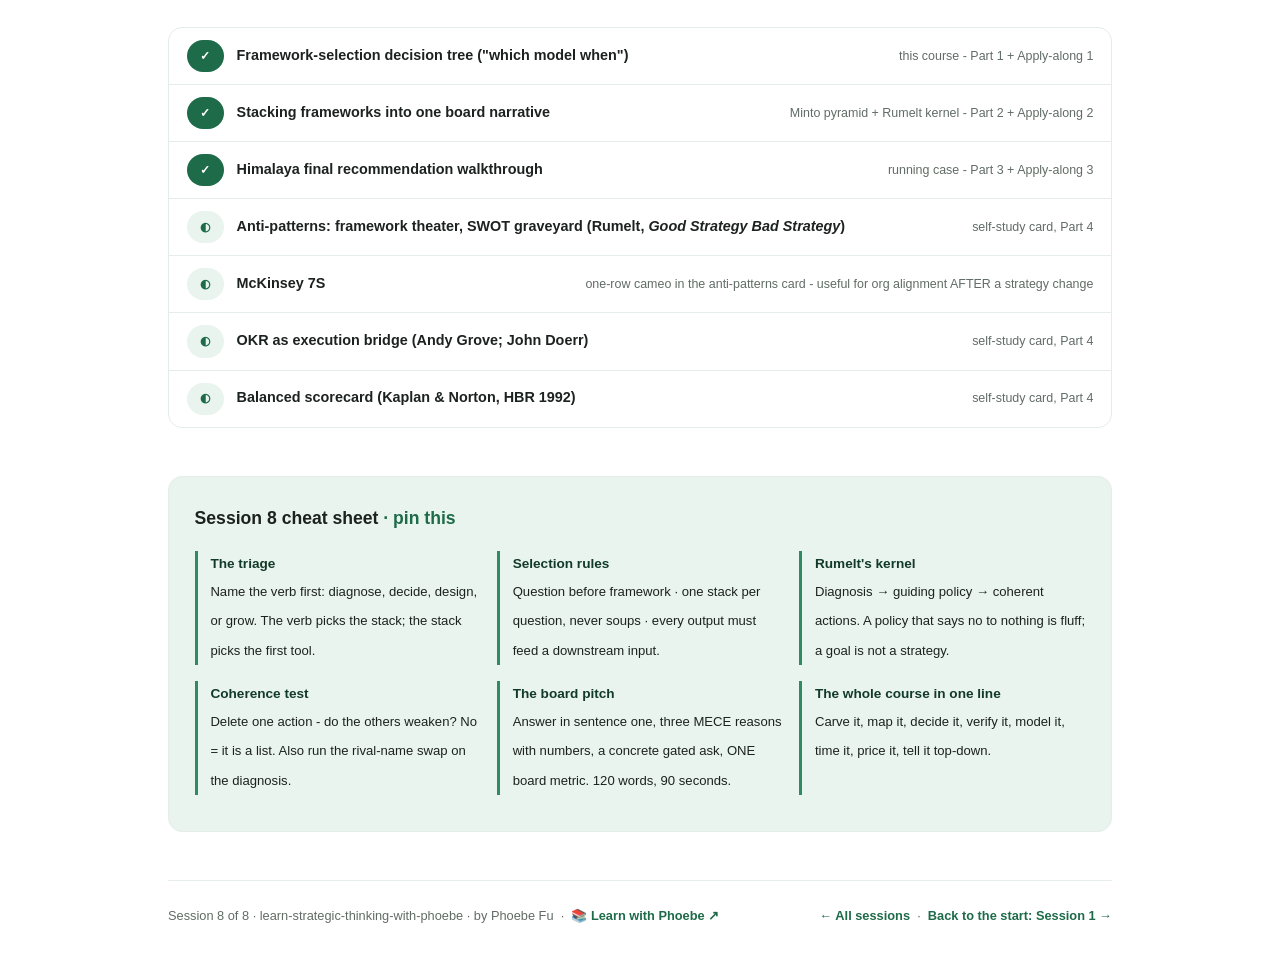
<file: courses/08-the-strategy-stack.html>
<!DOCTYPE html>
<html lang="en">
<head>
<meta charset="UTF-8">
<meta name="viewport" content="width=device-width, initial-scale=1.0">
<!-- social:start -->
<meta name="description" content="You carved the stall (S1), decided among three bets (S2), dug the root cause (S3), read the battlefield (S4), redesigned the offer (S5), placed the growth horizons (S6), and found the...">
<meta property="og:type" content="article">
<meta property="og:site_name" content="Learn with Phoebe">
<meta property="og:title" content="The strategy stack: which model when, and the board pitch - learn strategic thinking with phoebe">
<meta property="og:description" content="You carved the stall (S1), decided among three bets (S2), dug the root cause (S3), read the battlefield (S4), redesigned the offer (S5), placed the growth horizons (S6), and found the...">
<meta property="og:url" content="https://phoebefu6.github.io/learn-strategic-thinking-with-phoebe/courses/08-the-strategy-stack.html">
<meta property="og:image" content="https://phoebefu6.github.io/learn-strategic-thinking-with-phoebe/assets/og-cover.png">
<meta property="og:image:width" content="1200">
<meta property="og:image:height" content="630">
<meta name="twitter:card" content="summary_large_image">
<meta name="twitter:title" content="The strategy stack: which model when, and the board pitch - learn strategic thinking with phoebe">
<meta name="twitter:description" content="You carved the stall (S1), decided among three bets (S2), dug the root cause (S3), read the battlefield (S4), redesigned the offer (S5), placed the growth horizons (S6), and found the...">
<meta name="twitter:image" content="https://phoebefu6.github.io/learn-strategic-thinking-with-phoebe/assets/og-cover.png">
<!-- social:end -->
<title>Session 8 · The strategy stack - learn strategic thinking with phoebe</title>
<link rel="stylesheet" href="../assets/style.css?v=37">
</head>
<body>

<div class="toolbar">
  <div class="wrap">
    <span class="crumb"><a href="../index.html">learn-strategic-thinking-with-phoebe</a> / Session 8 of 8</span>
    <button class="btn" id="toggle-all" type="button">Expand all</button>
    <button class="btn primary" id="zoom-toggle" type="button">Projector zoom: off</button>
  </div>
</div>

<header class="masthead">
  <div class="wrap">
    <div class="eyebrow">Learn Strategic Thinking with Phoebe · Session 8 of 8</div>
    <h1>The strategy stack: <span class="accent">which model when, and the board pitch</span></h1>
    <p class="sub">No new heavy frameworks today - you own fifty already. The capstone teaches the two skills that make them dangerous: SELECTING the right stack for the question in front of you, and ASSEMBLING seven sessions of Himalaya artifacts into one board-ready recommendation. Then we deliver it, the way it would be delivered in the room.</p>
    <div class="chip-row">
      <span class="chip level">🔴 Capstone</span>
      <span class="chip audience">Managers &amp; execs</span>
      <span class="chip audience">Bring all your Himalaya artifacts</span>
      <span class="chip time">45 min live + self-study</span>
    </div>
    <div class="agenda">
      <span class="a1" style="flex:1">0-3 · Welcome</span>
      <span class="a2" style="flex:3">3-20 · Concepts</span>
      <span class="a3" style="flex:5">20-42 · Apply-along</span>
      <span class="a4" style="flex:1">42-45 · Send-off</span>
    </div>
  </div>
</header>

<main class="wrap">

  <!-- ============ INTRO ============ -->
  <section class="section" id="intro">
    <div class="section-kicker">
      <span class="klabel">Part 0</span>
      <h2>Where seven sessions land</h2>
    </div>
    <p class="lede">You carved the stall (S1), decided among three bets (S2), dug the root cause (S3), read the battlefield (S4), redesigned the offer (S5), placed the growth horizons (S6), and found the customer leaks (S7). The frameworks did their jobs. Today they stop being a toolkit and become a strategy - and you learn the meta-skill this whole course was secretly about: knowing which model to reach for, and how their outputs snap together.</p>
    <div class="legend">
      <span class="pill solid">Live - presented in session</span>
      <span class="pill light">Self-study - read after class</span>
      <span class="pill amber">★ Apply-along on Himalaya</span>
      <span class="pill inkpill">The case: Himalaya, B2B2C SaaS</span>
    </div>
    <div class="callout win">
      <strong>★ What you walk out with today</strong>
      A one-page decision tree that routes any business question to the right framework stack, Rumelt's kernel as the assembly frame for everything you have built, and Himalaya's final board pitch delivered live - plus YOUR kernel and 90-second pyramid pitch for the real problem you have carried since Session 1.
    </div>
  </section>

  <!-- ============ PART 1: WHICH FRAMEWORK WHEN ============ -->
  <section class="section" id="selection">
    <div class="section-kicker">
      <span class="klabel">Part 1 · the meta-skill</span>
      <h2>Which framework when <span class="tag concept">7 min live</span></h2>
    </div>
    <p class="lede">Fifty frameworks are useless if you reach for the wrong one - or for all of them. Selection starts with a single move: name the KIND of question you are holding. Every question in this course routes to one of six stacks, and each stack has a natural first tool.</p>

    <figure class="zoomable">
      <svg viewBox="0 0 880 420" xmlns="http://www.w3.org/2000/svg" role="img" aria-label="Framework selection decision tree: the kind of question you are holding routes to one of six framework stacks">
        <style>
          .stT { font: 700 13px Inter, sans-serif; fill: #FFFFFF; }
          .stS { font: 400 11.5px Inter, sans-serif; fill: #FFFFFF; opacity: .88; }
          .stX { font: 400 12.5px Inter, sans-serif; fill: #67736C; }
          .stL { stroke: #C3CEC7; stroke-width: 2; fill: none; }
          .stA { stroke: #C3CEC7; stroke-width: 2; fill: none; marker-end: url(#stAh); }
        </style>
        <defs>
          <marker id="stAh" markerWidth="8" markerHeight="8" refX="6" refY="3" orient="auto">
            <path d="M0,0 L6,3 L0,6" fill="none" stroke="#C3CEC7" stroke-width="1.5"/>
          </marker>
        </defs>
        <rect x="20" y="175" width="180" height="78" rx="12" fill="#123A29"/>
        <text class="stT" x="38" y="203">What kind of</text>
        <text class="stT" x="38" y="221">question are</text>
        <text class="stT" x="38" y="239">you holding?</text>
        <line class="stL" x1="200" y1="214" x2="260" y2="39"/>
        <line class="stL" x1="200" y1="214" x2="260" y2="105"/>
        <line class="stL" x1="200" y1="214" x2="260" y2="171"/>
        <line class="stL" x1="200" y1="214" x2="260" y2="237"/>
        <line class="stL" x1="200" y1="214" x2="260" y2="303"/>
        <line class="stL" x1="200" y1="214" x2="260" y2="369"/>
        <rect x="260" y="16" width="200" height="46" rx="10" fill="#1E6B4A"/>
        <text class="stT" x="276" y="44">Why is X happening?</text>
        <rect x="260" y="82" width="200" height="46" rx="10" fill="#1E6B4A"/>
        <text class="stT" x="276" y="110">Which option?</text>
        <rect x="260" y="148" width="200" height="46" rx="10" fill="#1E6B4A"/>
        <text class="stT" x="276" y="176">Where do we play?</text>
        <rect x="260" y="214" width="200" height="46" rx="10" fill="#1E6B4A"/>
        <text class="stT" x="276" y="242">How do we make money?</text>
        <rect x="260" y="280" width="200" height="46" rx="10" fill="#1E6B4A"/>
        <text class="stT" x="276" y="308">Where's growth next?</text>
        <rect x="260" y="346" width="200" height="46" rx="10" fill="#1E6B4A"/>
        <text class="stT" x="276" y="365">Why aren't customers</text>
        <text class="stT" x="276" y="382">growing?</text>
        <line class="stA" x1="460" y1="39" x2="526" y2="39"/>
        <line class="stA" x1="460" y1="105" x2="526" y2="105"/>
        <line class="stA" x1="460" y1="171" x2="526" y2="171"/>
        <line class="stA" x1="460" y1="237" x2="526" y2="237"/>
        <line class="stA" x1="460" y1="303" x2="526" y2="303"/>
        <line class="stA" x1="460" y1="369" x2="526" y2="369"/>
        <rect x="530" y="16" width="320" height="46" rx="10" fill="#2E8B62"/>
        <text class="stT" x="546" y="35">Investigation stack · S3</text>
        <text class="stS" x="546" y="52">is/is-not → fishbone → 5 whys</text>
        <rect x="530" y="82" width="320" height="46" rx="10" fill="#2E8B62"/>
        <text class="stT" x="546" y="101">Decision stack · S2</text>
        <text class="stS" x="546" y="118">doors → matrix → pre-mortem</text>
        <rect x="530" y="148" width="320" height="46" rx="10" fill="#2E8B62"/>
        <text class="stT" x="546" y="167">External stack · S4</text>
        <text class="stS" x="546" y="184">SWOT-TOWS · Five Forces · PESTEL</text>
        <rect x="530" y="214" width="320" height="46" rx="10" fill="#2E8B62"/>
        <text class="stT" x="546" y="233">Model stack · S5</text>
        <text class="stS" x="546" y="250">BMC · Lean Canvas · VPC</text>
        <rect x="530" y="280" width="320" height="46" rx="10" fill="#2E8B62"/>
        <text class="stT" x="546" y="299">Growth stack · S6</text>
        <text class="stS" x="546" y="316">lifecycle · Three Horizons · Ansoff</text>
        <rect x="530" y="346" width="320" height="46" rx="10" fill="#2E8B62"/>
        <text class="stT" x="546" y="365">Customer stack · S7</text>
        <text class="stS" x="546" y="382">lifecycle · AARRR · LTV/CAC</text>
        <text class="stX" x="20" y="412">Route by the question, never by the framework you feel like using. Each stack's output becomes the next stack's input.</text>
      </svg>
      <figcaption>🔍 Click to zoom - the selection tree: six question types, six stacks, one route each</figcaption>
    </figure>

    <details class="card" open>
      <summary><span class="mode live">Live</span>The three selection rules<span class="mini">4 min</span><span class="caret">▶</span></summary>
      <div class="body">
        <ul>
          <li><strong>Start from the QUESTION, not the framework.</strong> "Let's do a SWOT" is a framework looking for a problem. "Why did the Q2 cohort churn?" is a question - and it routes itself: that is investigation work, and is/is-not goes first.</li>
          <li><strong>One framework per question - stacks, not soups.</strong> Within a stack the tools sequence (is/is-not scopes, fishbone widens, 5 whys deepens). Across stacks, pick one lane and finish it. A page with a SWOT, a canvas, and a fishbone on it answered no question at all.</li>
          <li><strong>Every framework's output feeds another's input.</strong> S3's root cause became S7's lifecycle fix; S4's TOWS actions became S6's horizon bets. If an analysis output feeds nothing downstream, ask why you did it.</li>
        </ul>
        <div class="callout example">
          <span class="ex-pill">Real world</span>
          <p><strong>The strategy offsite that produced eleven frameworks and zero decisions:</strong> a leadership team once spent two days filling every template in the facilitator's binder - and the CEO's closing summary was "great energy". Nobody had written the question on the wall first. The following quarter they ran ONE question ("where does the margin erosion come from?") through one stack, and cut the answer to the board in a week.</p>
        </div>
      </div>
    </details>

    <details class="card">
      <summary><span class="mode live">Live</span>The 60-second triage<span class="mini">3 min</span><span class="caret">▶</span></summary>
      <div class="body">
        <p>Before any meeting, triage the question into one of four verbs - then the stack picks itself:</p>
        <table class="clean">
          <thead><tr><th>Verb</th><th>Sounds like</th><th>Stack</th></tr></thead>
          <tbody>
            <tr><td><strong>Diagnose</strong></td><td>"Why is X happening?" · "What broke?"</td><td>Investigation (S3), or Customer (S7) if the X is customer numbers</td></tr>
            <tr><td><strong>Decide</strong></td><td>"Which option?" · "Should we?"</td><td>Decision (S2) - doors first to size the stakes</td></tr>
            <tr><td><strong>Design</strong></td><td>"How do we make money on this?" · "What's the offer?"</td><td>Model (S5), with the External stack (S4) as the reality check</td></tr>
            <tr><td><strong>Grow</strong></td><td>"Where next?" · "What's the story for the raise?"</td><td>Growth (S6), fed by Customer (S7) numbers</td></tr>
          </tbody>
        </table>
        <div class="callout tip">
          <strong>The exec move</strong>
          Say the triage out loud before the debate starts: "This is a diagnose question, so before anyone proposes fixes, let's spend ten minutes on what is and is not happening." You just chose the meeting's operating system in one sentence.
        </div>
      </div>
    </details>
  </section>

  <!-- ============ PART 2: STACKING INTO ONE NARRATIVE ============ -->
  <section class="section" id="kernel">
    <div class="section-kicker">
      <span class="klabel">Part 2 · assembly</span>
      <h2>Stacking into one narrative <span class="tag concept">6 min live</span></h2>
    </div>
    <p class="lede">Richard Rumelt's kernel (from <em>Good Strategy Bad Strategy</em>) is the assembly frame: a strategy is a <strong>diagnosis</strong> of what is really going on, a <strong>guiding policy</strong> for dealing with it, and a set of <strong>coherent actions</strong> that execute the policy. Deliver it pyramid-first (Minto, Session 1): answer, reasons, data underneath. Watch seven sessions of Himalaya work slot in.</p>

    <figure class="zoomable">
      <svg viewBox="0 0 880 370" xmlns="http://www.w3.org/2000/svg" role="img" aria-label="The strategy stack assembled: session artifacts feeding Rumelt's kernel of diagnosis, guiding policy, and coherent actions">
        <style>
          .kkT { font: 700 13px Inter, sans-serif; fill: #FFFFFF; }
          .kkS { font: 400 11.5px Inter, sans-serif; fill: #FFFFFF; opacity: .9; }
          .kkI { font: 700 13px Inter, sans-serif; fill: #1C221F; }
          .kkJ { font: 400 11.5px Inter, sans-serif; fill: #67736C; }
          .kkX { font: 400 12.5px Inter, sans-serif; fill: #67736C; }
          .kkA { stroke: #C3CEC7; stroke-width: 2; fill: none; marker-end: url(#kkAh); }
        </style>
        <defs>
          <marker id="kkAh" markerWidth="8" markerHeight="8" refX="6" refY="3" orient="auto">
            <path d="M0,0 L6,3 L0,6" fill="none" stroke="#C3CEC7" stroke-width="1.5"/>
          </marker>
        </defs>
        <rect x="30" y="35" width="260" height="54" rx="10" fill="#EAF4EE"/>
        <text class="kkI" x="46" y="57">Sessions 1 + 3</text>
        <text class="kkJ" x="46" y="75">issue tree · root cause</text>
        <rect x="30" y="140" width="260" height="54" rx="10" fill="#EAF4EE"/>
        <text class="kkI" x="46" y="162">Sessions 4 + 6</text>
        <text class="kkJ" x="46" y="180">outside read · horizons</text>
        <rect x="30" y="256" width="260" height="54" rx="10" fill="#EAF4EE"/>
        <text class="kkI" x="46" y="278">Sessions 2 + 5 + 7</text>
        <text class="kkJ" x="46" y="296">verdict · starter tier · leak fixes</text>
        <line class="kkA" x1="290" y1="62" x2="354" y2="62"/>
        <line class="kkA" x1="290" y1="167" x2="354" y2="167"/>
        <line class="kkA" x1="290" y1="283" x2="354" y2="283"/>
        <rect x="360" y="30" width="490" height="64" rx="12" fill="#123A29"/>
        <text class="kkT" x="378" y="54">1 · DIAGNOSIS</text>
        <text class="kkS" x="378" y="76">"The stall is an activation problem, not a market problem."</text>
        <rect x="360" y="135" width="490" height="64" rx="12" fill="#1E6B4A"/>
        <text class="kkT" x="378" y="159">2 · GUIDING POLICY</text>
        <text class="kkS" x="378" y="181">"Win on depth and the consumer side, not on price."</text>
        <rect x="360" y="240" width="490" height="88" rx="12" fill="#2E8B62"/>
        <text class="kkT" x="378" y="262">3 · COHERENT ACTIONS</text>
        <text class="kkS" x="378" y="282">H1 · activation playbook + starter-tier experiment</text>
        <text class="kkS" x="378" y="299">H2 · AI copilot, funded to a gate</text>
        <text class="kkS" x="378" y="316">H3 · consumer-side network effect</text>
        <line class="kkA" x1="605" y1="94" x2="605" y2="131"/>
        <line class="kkA" x1="605" y1="199" x2="605" y2="236"/>
        <text class="kkX" x="30" y="358">Each session's artifact slots into Rumelt's kernel - then the whole thing is told pyramid-first: answer, reasons, data underneath.</text>
      </svg>
      <figcaption>🔍 Click to zoom - the strategy stack assembled: seven sessions, one kernel</figcaption>
    </figure>

    <details class="card" open>
      <summary><span class="mode live">Live</span>What makes strategy BAD (Rumelt)<span class="mini">3 min</span><span class="caret">▶</span></summary>
      <div class="body">
        <p>Rumelt is more useful on bad strategy than on good, because bad strategy is what boards actually see. His three tells:</p>
        <ul>
          <li><strong>Fluff:</strong> abstraction dressed as insight. "We will leverage synergies to become the customer-centric platform of choice" says nothing a competitor would disagree with.</li>
          <li><strong>Goals mistaken for strategy:</strong> "grow 25%" is a wish. A strategy says what obstacle stands in the way and how you will get past it. Himalaya's board deck last year said "return to 30% growth" - and that was the whole slide.</li>
          <li><strong>The dog's-dinner action list:</strong> twelve initiatives, one per department, no policy connecting them. Everyone got their pet project funded; nothing compounds.</li>
        </ul>
        <div class="callout example">
          <span class="ex-pill">Real world</span>
          <p><strong>The tell you can spot in ten seconds:</strong> a strategy deck where deleting the company name and pasting in a rival's changes nothing. One exec team ran that exact test on their own annual plan - it survived the swap perfectly, which was the most useful finding of the offsite. A real diagnosis (like "our churn is a partner-onboarding gap") never survives it.</p>
        </div>
      </div>
    </details>

    <details class="card">
      <summary><span class="mode live">Live</span>The coherence test<span class="mini">3 min</span><span class="caret">▶</span></summary>
      <div class="body">
        <p>Line up your actions and ask: <strong>could you delete one without weakening the others?</strong> If yes, it is a list, not a strategy. Coherent actions reinforce each other because they all execute the same policy.</p>
        <ul>
          <li>Run it on Himalaya: the activation playbook (H1) creates multi-module habits → which is exactly the usage data the copilot (H2) learns from → which is what makes the consumer-side network effect (H3) more than a slogan. Delete H1 and H2 starves; the chain snaps.</li>
          <li>Run it on the rejected path: "fix activation + push enterprise + cut price" fails instantly - enterprise pushes AWAY from the depth policy, and the price cut fights the starter tier's cleaner answer to the same need.</li>
        </ul>
        <div class="callout tip">
          <strong>The exec move</strong>
          In any strategy review, pick the weakest-looking initiative and ask "what breaks if we cut this?" A confident, specific answer means coherence. A defensive silence means you found budget wearing a strategy costume.
        </div>
      </div>
    </details>
  </section>

  <!-- ============ PART 3: THE BOARD PITCH ============ -->
  <section class="section" id="pitch">
    <div class="section-kicker">
      <span class="klabel">Part 3 · the room</span>
      <h2>The board pitch <span class="tag concept">4 min live</span></h2>
    </div>
    <p class="lede">Here is the whole course cashed in: Himalaya's recommendation, delivered exactly as it would be with the chairman across the table. Pyramid form, about 120 words, every number earned in a previous session.</p>

    <details class="card" open>
      <summary><span class="mode live">Live</span>The pitch, verbatim<span class="mini">2 min</span><span class="caret">▶</span></summary>
      <div class="body">
        <p><strong>"We recommend: fix the leak, fund the copilot, explore the network effect.</strong> Three reasons. One - the stall is an activation problem, not a market problem: churn is concentrated in single-module clients onboarded by partner resellers with no activation playbook, while multi-module NRR is still healthy. Two - our right to win is depth and the consumer side, not price: two AI-native rivals own cheap-and-fast, and we will not outrun them there. Three - the economics are visible: closing the activation leak recovers most of the $8M annual NRR swing, and the starter-tier experiment validated a path to new logos. <strong>The ask: approve the 50-client activation pilot, fund the copilot to a Horizon 2 gate, and put one metric on the board pack - activation rate."</strong></p>
        <div class="callout tip">
          <strong>Why it lands</strong>
          Answer in sentence one. Reasons MECE (problem, right to win, economics). Actions coherent - each feeds the next. The ask is concrete, gated, and measurable. Nothing in it requires the deck; the deck is just the data layer waiting underneath.
        </div>
      </div>
    </details>

    <details class="card">
      <summary><span class="mode live">Live</span>Handling the chairman's five questions<span class="mini">2 min</span><span class="caret">▶</span></summary>
      <div class="body">
        <p>Every board pitch meets the same five questions. Each one is answered in a single sentence, pulled straight from an earlier session's artifact:</p>
        <table class="clean">
          <thead><tr><th>Question</th><th>One-sentence answer (source)</th></tr></thead>
          <tbody>
            <tr><td><strong>Why now?</strong></td><td>NRR has slid from 118% to 98% over six quarters, and with ~30 months of runway the next raise needs a credible growth story, not a hope. (S1, S6)</td></tr>
            <tr><td><strong>Why us?</strong></td><td>Multi-module clients still expand healthily, and we hold the workflow depth plus 8M consumer touchpoints the AI-natives do not. (S4)</td></tr>
            <tr><td><strong>What kills this?</strong></td><td>The pre-mortem's top risk is that the pilot fixes setup but not habit - so the pilot measures weekly active usage, not onboarding completion. (S2)</td></tr>
            <tr><td><strong>What does it cost?</strong></td><td>The pilot redeploys existing CS capacity; copilot funding is staged and released only if H1 metrics hold at the gate. (S2, S6)</td></tr>
            <tr><td><strong>How do we know it's working?</strong></td><td>One board metric: activation rate - new clients live on a second module within 90 days. (S7)</td></tr>
          </tbody>
        </table>
        <div class="callout example">
          <span class="ex-pill">Real world</span>
          <p><strong>The one-sentence discipline is the point:</strong> a CFO once told a strategy lead "you answered my kill question in nine words, so I stopped trying to kill it." Boards probe for whether YOU have already probed. Pre-answered questions read as de-risked strategy; improvised answers read as optimism.</p>
        </div>
      </div>
    </details>
  </section>

  <!-- ============ PART 4: SELF-STUDY DEEP END ============ -->
  <section class="section" id="deepend">
    <div class="section-kicker">
      <span class="klabel">Part 4 · the deep end</span>
      <h2>After the room: anti-patterns and the execution bridge</h2>
    </div>

    <details class="card">
      <summary><span class="mode self">Self-study</span>The anti-patterns gallery<span class="mini">4 min read</span><span class="caret">▶</span></summary>
      <div class="body">
        <ul>
          <li><strong>Framework theater:</strong> decks full of beautifully filled templates and no decision. The test from Part 1 applies - if an output feeds nothing downstream, it was performance, not analysis.</li>
          <li><strong>The SWOT graveyard:</strong> a SWOT that never became TOWS actions (Session 4's whole point). Strengths lists are where strategy goes to feel busy.</li>
          <li><strong>Analysis as procrastination:</strong> the fifth layer of the issue tree, the third market study - rigor that exists to delay a decision someone is afraid to make. The doors test (S2) is the antidote: if it is reversible, decide today.</li>
          <li><strong>The McKinsey 7S name-check:</strong> dropped into decks to sound thorough, almost never actually used. Honest note: 7S IS useful - for org alignment AFTER a strategy change, checking that structure, systems, staff, skills, style, and shared values line up behind the new direction. Himalaya should run it in six months, not now.</li>
        </ul>
      </div>
    </details>

    <details class="card">
      <summary><span class="mode self">Self-study</span>OKR: the execution bridge<span class="mini">3 min read</span><span class="caret">▶</span></summary>
      <div class="body">
        <p>Strategy without an execution bridge decays into the dog's dinner within two quarters. Andy Grove's OKRs (evangelized by John Doerr in <em>Measure What Matters</em>) are the simplest bridge: the strategy's H1 becomes one objective with three measurable key results. For Himalaya's activation fix:</p>
        <table class="clean">
          <thead><tr><th></th><th>Himalaya H1, as an OKR</th></tr></thead>
          <tbody>
            <tr><td><strong>Objective</strong></td><td>New clients build a multi-module habit in their first 90 days</td></tr>
            <tr><td><strong>KR1</strong></td><td>Activation rate (second module live within 90 days) from ~30% to 55%</td></tr>
            <tr><td><strong>KR2</strong></td><td>100% of partner-reseller onboardings run the activation playbook (from 0%)</td></tr>
            <tr><td><strong>KR3</strong></td><td>Single-module cohort churn run-rate cut by a third by the H2 funding gate</td></tr>
          </tbody>
        </table>
        <p>Note what the OKR is NOT: it is not the strategy. It is the strategy's first 90 days, made countable.</p>
      </div>
    </details>

    <details class="card">
      <summary><span class="mode self">Self-study</span>Balanced scorecard: keeping the horizons honest<span class="mini">2 min read</span><span class="caret">▶</span></summary>
      <div class="body">
        <p>Kaplan &amp; Norton's balanced scorecard (HBR, 1992) tracks four perspectives - financial, customer, internal process, learning &amp; growth - precisely so the financial view cannot strangle the others. For Himalaya it is the guard rail on the three-horizon plan: H1's activation economics live in the financial and customer rows, but the copilot (H2) and network effect (H3) are learning bets - measured on validated learning, not revenue, until their gates. A board that scores all three horizons on this quarter's revenue will kill its own future and call it discipline.</p>
      </div>
    </details>
  </section>

  <!-- ============ DEMO 1 ============ -->
  <section class="section" id="demo-1">
    <div class="section-kicker">
      <span class="klabel">Apply-along 1 of 3</span>
      <h2>The triage drill <span class="tag demo">★ 7 min · tables route</span></h2>
    </div>
    <div class="steps">
      <div class="step"><p>Facilitator reads six real-sounding questions, one at a time: "our best engineers keep leaving" · "should we open a Singapore office" · "the new tier isn't selling" · "margin is eroding 2 points a year" · "which of these 3 vendors" · "the board wants an AI story".</p></div>
      <div class="step"><p>For each: tables get 45 seconds to route it through the tree - name the question TYPE, the stack, and the FIRST framework they would reach for.</p></div>
      <div class="step"><p>Compare answers out loud. Expected routes: engineers leaving → diagnose → is/is-not first. Singapore → decide → doors first (it is a one-way-ish door, so slow down). New tier not selling → diagnose BEFORE redesigning the offer - is/is-not, not a new canvas. Margin erosion → diagnose → is/is-not, then fishbone. Three vendors → decide → weighted matrix. AI story → grow → Three Horizons first.</p></div>
      <div class="step"><p>Debrief the traps: two of the six tempt you into the wrong stack (the tier question begs for a canvas, the AI question begs for a tech deep-dive). The question type, not the topic, picks the stack.</p></div>
    </div>
  </section>

  <!-- ============ DEMO 2 ============ -->
  <section class="section" id="demo-2">
    <div class="section-kicker">
      <span class="klabel">Apply-along 2 of 3</span>
      <h2>Write YOUR kernel <span class="tag demo">★ 8 min · everyone writes</span></h2>
    </div>
    <div class="steps">
      <div class="step"><p>Take the real problem you have carried through the homework since Session 1 - the issue tree from week one, whatever artifacts you built since.</p></div>
      <div class="step"><p>Write the three kernel lines: DIAGNOSIS (what is really going on, one sentence, "X not Y" form), GUIDING POLICY (how you will deal with it - a direction that says no to something), COHERENT ACTIONS (2-4 moves that reinforce each other).</p></div>
      <div class="step"><p>Run the two tests on your own draft: the rival-name swap on the diagnosis (would it survive being pasted into a competitor's deck?), the delete-one test on the actions.</p></div>
      <div class="step"><p>Swap with a neighbor: each reads the other's kernel cold and says the diagnosis back in their own words. If it comes back as fluff, the diagnosis was fluff.</p></div>
    </div>
  </section>

  <!-- ============ DEMO 3 ============ -->
  <section class="section" id="demo-3">
    <div class="section-kicker">
      <span class="klabel">Apply-along 3 of 3</span>
      <h2>Pitch it: 90 seconds, answer first <span class="tag demo">★ 7 min · 3 volunteers</span></h2>
    </div>
    <div class="steps">
      <div class="step"><p>Three volunteers deliver their pyramid pitch to the room, 90 seconds each: answer sentence, reasons, the ask. Standing up. No slides.</p></div>
      <div class="step"><p>The room scores each on three checks, thumbs up or down: <strong>answer first?</strong> (did sentence one carry the recommendation) · <strong>reasons MECE?</strong> (no overlaps, no obvious gap) · <strong>actions coherent?</strong> (would deleting one weaken the rest).</p></div>
      <div class="step"><p>Thirty seconds of feedforward per pitch (one improvement, not a review). Then the closer, back at Session 1's promise: compare this pitch to the three-sentence pyramid you wrote that day. That distance is the course.</p></div>
    </div>
    <div class="callout example">
      <span class="ex-pill">Real world</span>
      <p>The 90-second constraint is not theater - it is the actual size of the slot. Board agendas slip, the chairman's flight boards at six, and the corridor version IS the pitch more often than the scheduled one. Strategists who can only deliver the 30-minute version do not get to deliver at all.</p>
    </div>
  </section>

  <!-- ============ HOMEWORK ============ -->
  <section class="section" id="exercise">
    <div class="section-kicker">
      <span class="klabel">After the session - the send-off</span>
      <h2>This is now yours <span class="tag exercise">◐ the rest of your career</span></h2>
    </div>
    <ul>
      <li><strong>Deliver the pitch for real within 2 weeks.</strong> The kernel and pyramid you wrote today go in front of the person who can act on them - boss, board, or team. Strategy unpitched is strategy undone.</li>
      <li><strong>Print the framework map</strong> (<a href="../materials/framework-map.md">materials/framework-map.md</a>) - it is now your permanent cheat sheet: every framework in the course, its depth, and its original source.</li>
      <li><strong>Revisit session pages before the matching meeting type:</strong> Session 2 before a big decision, Session 3 before a post-mortem, Session 4 before an offsite, Session 7 before the churn review. The pages were built as pre-meeting references, not just courseware.</li>
      <li><strong>Optional deep end:</strong> Richard Rumelt's <em>Good Strategy Bad Strategy</em> in full - the kernel chapters will read differently now that you have built one.</li>
    </ul>
  </section>

  <!-- ============ QUIZ ============ -->
  <section class="section" id="quiz">
    <div class="section-kicker">
      <span class="klabel">Check yourself</span>
      <h2>Three questions before you go 🎯 <span class="tag exercise">◐ 90 seconds</span></h2>
    </div>
    <div class="quiz-q" data-answer="1">
      <p class="qtext">1 · A colleague opens a working session with "let's start with a SWOT". The first selection rule says...</p>
      <button class="qopt" type="button">A · Fine - SWOT is the universal opener for any strategy work</button>
      <button class="qopt" type="button">B · Start from the question you are holding, then pick the stack built for that question type</button>
      <button class="qopt" type="button">C · Run all six stacks in parallel and compare outputs</button>
      <p class="qwhy">Frameworks answer question types. Until the question is named (diagnose? decide? design? grow?), any framework is a soup ingredient looking for a soup.</p>
    </div>
    <div class="quiz-q" data-answer="0">
      <p class="qtext">2 · Rumelt's kernel of a good strategy has exactly three parts. They are...</p>
      <button class="qopt" type="button">A · Diagnosis, guiding policy, coherent actions</button>
      <button class="qopt" type="button">B · Mission, vision, values</button>
      <button class="qopt" type="button">C · Strengths, opportunities, initiatives</button>
      <p class="qwhy">Diagnosis (what is really going on), guiding policy (the direction that says no to something), coherent actions (moves that reinforce each other). Everything else is packaging.</p>
    </div>
    <div class="quiz-q" data-answer="2">
      <p class="qtext">3 · The coherence test on an action list asks...</p>
      <button class="qopt" type="button">A · Does every action have an owner, a budget, and a deadline?</button>
      <button class="qopt" type="button">B · Is there at least one action per department, so everyone is bought in?</button>
      <button class="qopt" type="button">C · Could you delete one action without weakening the others? If yes, it is a list, not a strategy</button>
      <p class="qwhy">Owners and deadlines are execution hygiene, and one-per-department is exactly Rumelt's dog's dinner. Coherent actions compound - remove one and the chain visibly weakens.</p>
    </div>
    <p class="quiz-score"></p>
  </section>

  <!-- ============ SOURCES ============ -->
  <section class="section" id="official">
    <div class="section-kicker">
      <span class="klabel">Source material</span>
      <h2>Frameworks covered &amp; their origins</h2>
    </div>
    <p class="lede">The capstone teaches selection and assembly rather than new machinery - the sources below are where the assembly ideas come from, and where to go deeper.</p>
    <div class="covered">
      <div class="covered-row"><span class="status pill solid">✓</span><span class="name">Framework-selection decision tree ("which model when")</span><span class="note">this course - Part 1 + Apply-along 1</span></div>
      <div class="covered-row"><span class="status pill solid">✓</span><span class="name">Stacking frameworks into one board narrative</span><span class="note">Minto pyramid + Rumelt kernel - Part 2 + Apply-along 2</span></div>
      <div class="covered-row"><span class="status pill solid">✓</span><span class="name">Himalaya final recommendation walkthrough</span><span class="note">running case - Part 3 + Apply-along 3</span></div>
      <div class="covered-row"><span class="status pill light">◐</span><span class="name">Anti-patterns: framework theater, SWOT graveyard (Rumelt, <em>Good Strategy Bad Strategy</em>)</span><span class="note">self-study card, Part 4</span></div>
      <div class="covered-row"><span class="status pill light">◐</span><span class="name">McKinsey 7S</span><span class="note">one-row cameo in the anti-patterns card - useful for org alignment AFTER a strategy change</span></div>
      <div class="covered-row"><span class="status pill light">◐</span><span class="name">OKR as execution bridge (Andy Grove; John Doerr)</span><span class="note">self-study card, Part 4</span></div>
      <div class="covered-row"><span class="status pill light">◐</span><span class="name">Balanced scorecard (Kaplan &amp; Norton, HBR 1992)</span><span class="note">self-study card, Part 4</span></div>
    </div>
  </section>

  <!-- ============ CHEAT SHEET ============ -->
  <section class="cheat" id="cheatsheet">
    <h3>Session 8 cheat sheet <span>· pin this</span></h3>
    <div class="grid-2">
      <div class="cheat-item"><b>The triage</b><span>Name the verb first: diagnose, decide, design, or grow. The verb picks the stack; the stack picks the first tool.</span></div>
      <div class="cheat-item"><b>Selection rules</b><span>Question before framework · one stack per question, never soups · every output must feed a downstream input.</span></div>
      <div class="cheat-item"><b>Rumelt's kernel</b><span>Diagnosis → guiding policy → coherent actions. A policy that says no to nothing is fluff; a goal is not a strategy.</span></div>
      <div class="cheat-item"><b>Coherence test</b><span>Delete one action - do the others weaken? No = it is a list. Also run the rival-name swap on the diagnosis.</span></div>
      <div class="cheat-item"><b>The board pitch</b><span>Answer in sentence one, three MECE reasons with numbers, a concrete gated ask, ONE board metric. 120 words, 90 seconds.</span></div>
      <div class="cheat-item"><b>The whole course in one line</b><span>Carve it, map it, decide it, verify it, model it, time it, price it, tell it top-down.</span></div>
    </div>
  </section>

  <footer class="pagefoot">
    <span>Session 8 of 8 · learn-strategic-thinking-with-phoebe · by Phoebe Fu &nbsp;·&nbsp; 📚 <a href="https://phoebefu6.github.io/learn-with-phoebe/">Learn with Phoebe ↗</a></span>
    <span><a href="../index.html">← All sessions</a> &nbsp;·&nbsp; <a href="01-think-like-a-strategist.html">Back to the start: Session 1 →</a></span>
  </footer>

</main>

<script src="../assets/app.js?v=36"></script>
</body>
</html>
</file>
<file: assets/style.css>
/* learn-claude-with-phoebe - editorial bold design system
   Accent: indigo #1E6B4A · Ink: #1C221F · Flagship: amber #C9930A */

:root {
  --indigo: #1E6B4A;
  --indigo-deep: #123A29;
  --indigo-mid: #2E8B62;
  --indigo-soft: #9BD4B6;
  --indigo-50: #EAF4EE;
  --ink: #1C221F;
  --muted: #616C66;
  --faint: #C3CEC7;
  --hairline: #E5EDE8;
  --amber: #C9930A;
  --amber-ink: #3D2E03;
  --amber-50: #FBF3DD;
  --paper: #FFFFFF;
  --code-bg: #EAF4EE;
  --code-ink: #1C221F;
  --radius: 14px;
}

* { margin: 0; padding: 0; box-sizing: border-box; }

html { font-size: 16px; scroll-behavior: smooth; }
html.zoom-125 { font-size: 20px; }
html.zoom-150 { font-size: 24px; }

body {
  font-family: "Inter", -apple-system, BlinkMacSystemFont, "Segoe UI", Roboto, sans-serif;
  background: var(--paper);
  color: var(--ink);
  line-height: 1.85;
  font-feature-settings: "tnum";
}

.wrap { max-width: 62rem; margin: 0 auto; padding: 0 1.5rem; }

/* ---------- header band ---------- */
.masthead {
  background: var(--indigo);
  color: #fff;
  padding: 2.5rem 0 2.25rem;
}
.masthead .eyebrow {
  font-size: .75rem;
  letter-spacing: .18em;
  text-transform: uppercase;
  opacity: 1;
  font-weight: 600;
}
.masthead h1 {
  font-size: 2.1rem;
  line-height: 1.15;
  font-weight: 800;
  margin: .5rem 0 .75rem;
  letter-spacing: -.02em;
}
.masthead h1 .accent { color: inherit; }
.masthead .sub { font-size: 1.05rem; opacity: 1; max-width: 44rem; }

.chip-row { display: flex; flex-wrap: wrap; gap: .5rem; margin-top: 1.1rem; }
.chip {
  display: inline-flex;
  align-items: center;
  gap: .35rem;
  border-radius: 999px;
  padding: .25rem .8rem;
  font-size: .78rem;
  font-weight: 600;
  white-space: nowrap;
}
.chip.level { background: #fff; color: var(--indigo); }
.chip.audience { background: rgba(255,255,255,.08); color: #fff; border: 1px solid rgba(255,255,255,.35); }
.chip.time { background: var(--ink); color: #fff; font-variant-numeric: tabular-nums; }

/* ---------- agenda bar ---------- */
.agenda {
  display: flex;
  border-radius: 999px;
  overflow: hidden;
  margin: 1.4rem 0 0;
  font-size: .72rem;
  font-weight: 600;
  text-align: center;
  color: #fff;
}
.agenda span { padding: .45rem .3rem; white-space: nowrap; overflow: hidden; text-overflow: ellipsis; }
.agenda .a1 { background: var(--indigo-deep); }
.agenda .a2 { background: #2B825C; color: #fff; }
.agenda .a3 { background: var(--amber); color: var(--amber-ink); }
.agenda .a4 { background: var(--indigo-soft); color: var(--ink); }

/* ---------- toolbar ---------- */
.toolbar {
  position: sticky;
  top: 0;
  z-index: 40;
  background: rgba(255,255,255,.94);
  backdrop-filter: blur(6px);
  border-bottom: 1px solid var(--hairline);
  padding: .55rem 0;
}
.toolbar .wrap { display: flex; align-items: center; gap: .5rem; flex-wrap: nowrap; }
.toolbar .crumb { font-size: .8rem; color: var(--muted); font-weight: 600; margin-right: auto; min-width: 0; white-space: nowrap; overflow: hidden; text-overflow: ellipsis; }
.toolbar .btn { white-space: nowrap; flex: none; padding: .38rem .8rem; font-size: .78rem; line-height: 1.2; }
.toolbar .crumb a { color: var(--indigo); text-decoration: none; }
.btn {
  border: 1px solid var(--hairline);
  background: #fff;
  color: var(--ink);
  border-radius: 999px;
  padding: .35rem .9rem;
  font-size: .78rem;
  font-weight: 600;
  cursor: pointer;
  font-family: inherit;
  transition: all .15s ease;
}
.btn:hover { border-color: var(--indigo); color: var(--indigo); }
.btn.primary { background: var(--indigo); border-color: var(--indigo); color: #fff; }
.btn.primary:hover { background: var(--indigo-deep); }

/* ---------- sections ---------- */
main { padding: 2.5rem 0 4rem; }

.section { margin-bottom: 2.8rem; }
.section-kicker { margin-bottom: 1rem; }
.section-kicker .klabel {
  display: block;
  font-size: .72rem;
  text-transform: uppercase;
  letter-spacing: .1em;
  color: var(--indigo);
  font-weight: 700;
  margin-bottom: .35rem;
}
.section-kicker h2 {
  font-size: 1.45rem;
  font-weight: 800;
  letter-spacing: -.01em;
  display: flex;
  align-items: center;
  gap: .7rem;
  flex-wrap: wrap;
}
.section-kicker .tag {
  border-radius: 999px;
  padding: .18rem .7rem;
  font-size: .7rem;
  font-weight: 700;
  text-transform: uppercase;
  letter-spacing: .08em;
}
.tag.concept { background: var(--indigo-50); color: var(--indigo); }
.tag.demo { background: var(--amber-50); color: var(--amber-ink); }
.tag.exercise { background: var(--ink); color: #fff; }

.lede { color: var(--muted); max-width: 46rem; margin-bottom: 1.4rem; line-height: 1.8; }

/* live vs self-study markers on cards */
.mode {
  font-size: .64rem;
  font-weight: 700;
  text-transform: uppercase;
  letter-spacing: .07em;
  padding: .14rem .6rem;
  border-radius: 999px;
  flex: none;
}
.mode.live { background: var(--indigo); color: #fff; }
.mode.self { background: #fff; color: var(--muted); border: 1px solid var(--hairline); }

/* ---------- accordions ---------- */
details.card {
  border: 1px solid var(--hairline);
  border-radius: var(--radius);
  margin-bottom: .8rem;
  overflow: hidden;
  background: #fff;
}
details.card[open] { border-color: var(--indigo-soft); box-shadow: 0 8px 28px rgba(30,107,74,.08); }
details.card summary {
  list-style: none;
  cursor: pointer;
  padding: 1rem 1.25rem;
  display: flex;
  align-items: center;
  gap: .75rem;
  font-weight: 700;
  font-size: 1.02rem;
  user-select: none;
}
details.card summary::-webkit-details-marker { display: none; }
details.card summary .dot {
  width: .6rem; height: .6rem;
  border-radius: 999px;
  background: var(--indigo);
  flex: none;
}
details.card summary .mini { margin-left: auto; font-size: .72rem; color: var(--muted); font-weight: 600; white-space: nowrap; }
details.card summary .caret { transition: transform .2s ease; color: var(--indigo); font-size: .8rem; }
details.card[open] summary .caret { transform: rotate(90deg); }
details.card .body { padding: 0 1.25rem 1.4rem; border-top: 1px solid var(--hairline); padding-top: 1.15rem; }
details.card .body p { margin-bottom: 1.05rem; max-width: 48rem; }
details.card .body p:last-child { margin-bottom: 0; }
details.card .body ul, details.card .body ol { margin: 0 0 1.1rem 1.2rem; max-width: 47rem; }
details.card .body li { margin-bottom: .65rem; }
details.card .body h4 { font-size: .95rem; font-weight: 700; margin: 1.1rem 0 .45rem; }
details.card .body h4:first-child { margin-top: 0; }

/* ---------- pills & legends ---------- */
.legend { display: flex; flex-wrap: wrap; gap: .5rem; margin: 0 0 1.2rem; }
.pill {
  display: inline-flex;
  align-items: center;
  gap: .4rem;
  border-radius: 999px;
  padding: .28rem .85rem;
  font-size: .78rem;
  font-weight: 600;
}
.pill.solid { background: var(--indigo); color: #fff; }
.pill.light { background: var(--indigo-50); color: var(--indigo); }
.pill.inkpill { background: var(--ink); color: #fff; }
.pill.amber, .pill.peach { background: var(--amber); color: var(--amber-ink); }
.pill.bare { color: var(--muted); }

/* ---------- 4D grid ---------- */
.grid-2 { display: grid; grid-template-columns: repeat(auto-fit, minmax(15rem, 1fr)); gap: .8rem; margin: .5rem 0 1rem; }
.d-card {
  border: 1px solid var(--hairline);
  border-left: 4px solid var(--indigo);
  border-radius: 10px;
  padding: 1rem 1.1rem;
}
.d-card h4 { font-size: .95rem; margin-bottom: .3rem; }
.d-card h4 .lead-letter { color: var(--indigo); }
.d-card p { font-size: .86rem; color: var(--muted); margin: 0; }

/* ---------- tables ---------- */
table.clean { width: 100%; border-collapse: collapse; font-size: .9rem; margin: .4rem 0 1rem; }
table.clean th {
  text-align: left;
  font-size: .72rem;
  text-transform: uppercase;
  letter-spacing: .08em;
  color: var(--muted);
  padding: .5rem .6rem;
  border-bottom: 2px solid var(--ink);
}
table.clean td { padding: .7rem .6rem; border-bottom: .5px solid var(--hairline); vertical-align: top; line-height: 1.7; }
table.clean td:first-child { font-weight: 600; }

/* ---------- prompt boxes ---------- */
.prompt-box{
  position: relative;
  background: #EAF4EE;
  border: 1px solid #E5EDE8;
  color: #1C221F;
  border-radius: var(--radius);
  padding: 1.1rem 1.2rem;
  margin: 1rem 0 1.2rem;
  font-family: "SF Mono", ui-monospace, Menlo, Consolas, monospace;
  font-size: .84rem;
  line-height: 1.65;
  white-space: pre-wrap;
  word-break: break-word;
}
.prompt-box .label{
  position: absolute;
  top: -0.7rem;
  left: 1rem;
  background: #1E6B4A;
  color: #FFFFFF;
  font-family: "Inter", -apple-system, sans-serif;
  font-size: .68rem;
  font-weight: 700;
  letter-spacing: .06em;
  text-transform: uppercase;
  border-radius: 999px;
  padding: .15rem .7rem;
}
.prompt-box.bad .label { background: var(--faint); color: var(--ink); }
.prompt-box.good .label { background: var(--amber); color: var(--amber-ink); }
.copy-btn{
  position: absolute;
  top: .7rem;
  right: .7rem;
  background: #FFFFFF;
  border: 1px solid #E5EDE8;
  color: #1C221F;
  border-radius: 999px;
  padding: .25rem .8rem;
  font-size: .72rem;
  font-weight: 600;
  cursor: pointer;
  font-family: "Inter", -apple-system, sans-serif;
  transition: background .15s ease;
}
.copy-btn:hover { background: #E5EDE8; }
.copy-btn.copied { background: var(--amber); border-color: var(--amber); color: var(--amber-ink); }

/* ---------- demo steps ---------- */
.steps { counter-reset: step; margin: .6rem 0 1rem; }
.step {
  display: grid;
  grid-template-columns: max-content minmax(0, 1fr);
  column-gap: .9rem;
  row-gap: .2rem;
  padding: .85rem 0;
  border-bottom: .5px solid var(--hairline);
}
.step > * { grid-column: 2; min-width: 0; }
.step > .prompt-box { margin: .8rem 0 .4rem; }
.step:last-child { border-bottom: none; }
.step::before {
  counter-increment: step;
  content: counter(step);
  flex: none;
  width: 1.7rem; height: 1.7rem;
  border-radius: 999px;
  background: var(--indigo-50);
  color: var(--indigo);
  font-weight: 700;
  font-size: .85rem;
  display: inline-flex;
  align-items: center;
  justify-content: center;
  margin-top: .1rem;
}
.step p { margin: 0; }

/* ---------- callouts ---------- */
.callout {
  border-radius: var(--radius);
  padding: 1rem 1.2rem;
  margin: 1rem 0;
  font-size: .92rem;
}
.callout.tip { background: var(--indigo-50); border-left: 4px solid var(--indigo); }
.callout.win { background: var(--amber-50); border-left: 4px solid var(--amber); }
.callout strong:first-child { display: block; margin-bottom: .2rem; }

.callout.example {
  background: #FFFFFF;
  border: 1px solid var(--hairline);
  border-left: 4px solid var(--amber);
  font-size: .9rem;
}
.callout.example .ex-pill {
  display: inline-block;
  background: var(--amber);
  color: var(--amber-ink);
  border-radius: 999px;
  padding: .15rem .7rem;
  font-size: .68rem;
  font-weight: 700;
  text-transform: uppercase;
  letter-spacing: .06em;
  margin-bottom: .5rem;
}
.callout.example p { margin: 0 0 .75rem; max-width: 47rem; }
.callout.example p:last-child { margin-bottom: 0; }
.callout.example ul { margin: 0 0 0 1.1rem; max-width: 46rem; }
.callout.example li { margin-bottom: .6rem; }
.callout.example li:last-child { margin-bottom: 0; }

/* ---------- zoomable figures ---------- */
figure.zoomable {
  border: 1px solid var(--hairline);
  border-radius: var(--radius);
  padding: 1.2rem;
  margin: 1rem 0 1.4rem;
  cursor: zoom-in;
  transition: box-shadow .15s ease;
  background: #fff;
}
figure.zoomable:hover { box-shadow: 0 8px 28px rgba(30,107,74,.12); }
figure.zoomable svg, figure.zoomable img { width: 100%; height: auto; display: block; }
figure.zoomable figcaption {
  margin-top: .6rem;
  font-size: .76rem;
  color: var(--muted);
  font-weight: 600;
  display: flex;
  align-items: center;
  gap: .4rem;
}

.lightbox{
  position: fixed;
  inset: 0;
  z-index: 100;
  background: rgba(255,255,255,.97);
  display: none;
  align-items: center;
  justify-content: center;
  padding: 3vh 3vw;
  cursor: zoom-out;
}
.lightbox.open { display: flex; }
.lightbox .inner{
  background: #fff;
  border: 1px solid #E5EDE8;
  box-shadow: 0 10px 40px rgba(28,34,31,.14);
  border-radius: var(--radius);
  padding: 2rem;
  max-width: 94vw;
  max-height: 92vh;
  overflow: auto;
}
.lightbox .inner svg, .lightbox .inner img { width: min(88vw, 70rem); height: auto; }
.lightbox .close-hint{
  position: fixed;
  top: 1rem; right: 1.4rem;
  color: #1C221F;
  font-size: .8rem;
  font-weight: 600;
}

/* ---------- courses covered ---------- */
.covered { border: 1px solid var(--hairline); border-radius: var(--radius); overflow: hidden; }
.covered-row {
  display: flex;
  align-items: baseline;
  gap: .8rem;
  padding: .75rem 1.1rem;
  border-bottom: .5px solid var(--hairline);
  font-size: .9rem;
}
.covered-row:last-child { border-bottom: none; }
.covered-row .status { flex: none; }
.covered-row .name { font-weight: 600; }
.covered-row .note { margin-left: auto; color: var(--muted); font-size: .78rem; text-align: right; }

/* ---------- cheat sheet footer ---------- */
.cheat{
  background: #EAF4EE;
  border: 1px solid #E5EDE8;
  color: #1C221F;
  border-radius: var(--radius);
  padding: 1.6rem 1.6rem 1.3rem;
  margin-top: 3rem;
}
.cheat h3 { font-size: 1.1rem; margin-bottom: 1rem; }
.cheat h3 span { color: #1E6B4A; }
.cheat .grid-2 { gap: 1rem; }
.cheat .cheat-item { border-left: 3px solid var(--indigo-mid); padding-left: .8rem; }
.cheat .cheat-item b { display: block; font-size: .85rem; color: #123A29; }
.cheat .cheat-item span { font-size: .82rem; color: #1C221F; }

footer.pagefoot {
  border-top: 1px solid var(--hairline);
  margin-top: 3rem;
  padding: 1.4rem 0 2.5rem;
  font-size: .8rem;
  color: var(--muted);
  display: flex;
  justify-content: space-between;
  flex-wrap: wrap;
  gap: .8rem;
}
footer.pagefoot a { color: var(--indigo); text-decoration: none; font-weight: 600; }

/* ---------- wayfinding: reading progress + section dots + part numbers ---------- */

#progress-bar {
  position: fixed;
  top: 0; left: 0;
  height: 3px;
  width: 0;
  background: linear-gradient(90deg, var(--indigo), var(--amber));
  z-index: 90;
}

.pagenav {
  position: fixed;
  right: 1.1rem;
  top: 50%;
  transform: translateY(-50%);
  z-index: 50;
  display: flex;
  flex-direction: column;
  gap: .55rem;
}
.pagenav a {
  width: .68rem; height: .68rem;
  border-radius: 999px;
  background: #fff;
  border: 2px solid var(--faint);
  display: block;
  position: relative;
  transition: all .15s ease;
}
.pagenav a:hover { border-color: var(--indigo); transform: scale(1.3); }
.pagenav a.active { background: var(--indigo); border-color: var(--indigo); }
.pagenav a .nlabel {
  position: absolute;
  right: 1.4rem;
  top: 50%;
  transform: translateY(-50%);
  background: var(--ink);
  color: #fff;
  font-size: .7rem;
  font-weight: 600;
  padding: .22rem .65rem;
  border-radius: 6px;
  white-space: nowrap;
  opacity: 0;
  pointer-events: none;
  transition: opacity .15s ease;
}
.pagenav a:hover .nlabel { opacity: 1; }
@media (max-width: 74rem) { .pagenav { display: none; } }

main { counter-reset: partnum -1; }
.section .section-kicker { position: relative; }
.section .section-kicker::before {
  counter-increment: partnum;
  content: counter(partnum, decimal-leading-zero);
  position: absolute;
  right: 0;
  top: -1.2rem;
  font-size: 4.4rem;
  font-weight: 800;
  color: var(--indigo-50);
  line-height: 1;
  font-variant-numeric: tabular-nums;
  pointer-events: none;
  z-index: 0;
}
.section .section-kicker > * { position: relative; z-index: 1; }

details.card summary { transition: background .15s ease; }
details.card summary:hover { background: #F7FBF9; }

/* ---------- journey strip: you are here in the series ---------- */
.journey {
  display: flex;
  align-items: center;
  gap: .45rem;
  margin-top: 1.1rem;
  flex-wrap: wrap;
}
.journey .jlabel { font-size: .7rem; font-weight: 700; text-transform: uppercase; letter-spacing: .09em; opacity: 1; margin-right: .3rem; }
.journey a {
  width: 1.7rem; height: 1.7rem;
  border-radius: 999px;
  display: inline-flex;
  align-items: center;
  justify-content: center;
  font-size: .8rem;
  font-weight: 700;
  text-decoration: none;
  color: #fff;
  border: 1.5px solid rgba(255,255,255,.45);
  transition: all .15s ease;
  font-variant-numeric: tabular-nums;
}
.journey a:hover { border-color: #fff; transform: scale(1.12); }
.journey a.here { background: #fff; color: var(--indigo); border-color: #fff; }
.journey a.dd-chip { width: auto; border-radius: 999px; padding: 0 .7rem; font-size: .72rem; }

/* ---------- check-yourself quiz ---------- */
.quiz-q {
  border: 1px solid var(--hairline);
  border-radius: var(--radius);
  padding: 1.1rem 1.25rem 1rem;
  margin-bottom: .9rem;
  background: #fff;
}
.quiz-q .qtext { font-weight: 700; margin-bottom: .7rem; }
.quiz-q .qopt {
  display: block;
  width: 100%;
  text-align: left;
  background: #fff;
  border: 1px solid var(--hairline);
  border-radius: 10px;
  padding: .6rem .9rem;
  margin-bottom: .5rem;
  font-size: .9rem;
  font-family: inherit;
  color: var(--ink);
  cursor: pointer;
  transition: all .15s ease;
}
.quiz-q .qopt:hover { border-color: var(--indigo); background: var(--indigo-50); }
.quiz-q .qopt.correct { background: var(--indigo); border-color: var(--indigo); color: #fff; font-weight: 600; }
.quiz-q .qopt.correct::after { content: "  ✓"; }
.quiz-q .qopt.wrong { background: #FEF2F2; border-color: #FCA5A5; color: #991B1B; animation: qshake .3s ease; }
.quiz-q .qopt.wrong::after { content: "  ✗ try again"; font-size: .78rem; }
.quiz-q .qopt:disabled { cursor: default; }
.quiz-q .qwhy {
  display: none;
  background: var(--amber-50);
  border-left: 4px solid var(--amber);
  border-radius: 8px;
  padding: .6rem .9rem;
  font-size: .86rem;
  margin-top: .3rem;
}
.quiz-q.answered .qwhy { display: block; }
@keyframes qshake {
  0%, 100% { transform: translateX(0); }
  25% { transform: translateX(-5px); }
  75% { transform: translateX(5px); }
}
.quiz-score { font-weight: 700; color: var(--indigo); margin-top: .4rem; }

@media (prefers-reduced-motion: reduce) {
  .quiz-q .qopt.wrong { animation: none; }
  .journey a:hover { transform: none; }
}

/* ---------- micro-interactions (react-bits inspired, vanilla) ---------- */

/* BlurText: staggered word reveal on the masthead headline */
.masthead h1 .bw {
  display: inline-block;
  opacity: 0;
  filter: blur(8px);
  transform: translateY(.35em);
  animation: bw-in .7s cubic-bezier(.22,.9,.35,1) forwards;
  animation-delay: var(--bw-delay, 0s);
}
@keyframes bw-in {
  to { opacity: 1; filter: blur(0); transform: translateY(0); }
}

/* SpotlightCard: cursor-following highlight on accordion cards */
details.card { position: relative; }
details.card::after {
  content: "";
  position: absolute;
  inset: 0;
  pointer-events: none;
  opacity: 0;
  transition: opacity .3s ease;
  background: radial-gradient(320px circle at var(--mx, 50%) var(--my, 50%), rgba(30,107,74,.09), transparent 65%);
}
details.card:hover::after { opacity: 1; }

/* ScrollReveal: sections rise in as they enter the viewport */
.js-reveal .section {
  opacity: 0;
  transform: translateY(16px);
  transition: opacity .6s ease, transform .6s cubic-bezier(.22,.9,.35,1);
}
.js-reveal .section.revealed { opacity: 1; transform: none; }

@media (prefers-reduced-motion: reduce) {
  .masthead h1 .bw { animation: none; opacity: 1; filter: none; transform: none; }
  details.card::after { display: none; }
  .js-reveal .section { opacity: 1; transform: none; transition: none; }
}

@media (max-width: 40rem) {
  .masthead h1 { font-size: 1.6rem; }
  .agenda span { font-size: .6rem; }
  .toolbar .crumb { display: none; }
}

@media print {
  .toolbar, .copy-btn { display: none; }
  details.card { border: 1px solid #ccc; }
}

/* === LWP-PATCH v2 === */
/* palette-agnostic aliases: 75 repos use --indigo/--amber, 1 uses --pine/--clay */
:root {
  --pv-accent: var(--indigo, var(--pine, #334155));
  --pv-flag: var(--amber, var(--clay, #B45309));
  --pv-flag-50: var(--amber-50, var(--clay-50, #FEF3E2));
}

/* ============================================================
   v2 - readable on a phone + reading modes
   Layout only. No palette tokens are changed.
   ============================================================ */

/* --- skip link --- */
.skip-link {
  position: absolute; left: -9999px; top: 0; z-index: 200;
  background: var(--pv-accent); color: #fff;
  padding: .7rem 1.1rem; border-radius: 0 0 var(--radius) 0;
  font-weight: 700; font-size: .85rem; text-decoration: none;
}
.skip-link:focus { left: 0; }

/* --- visible keyboard focus everywhere --- */
:focus-visible {
  outline: 3px solid var(--pv-flag);
  outline-offset: 2px;
  border-radius: 4px;
}

/* --- diagrams: hold authored width, scroll instead of shrinking --- */
.figscroll { overflow-x: auto; -webkit-overflow-scrolling: touch; overscroll-behavior-x: contain; }
.figscroll::-webkit-scrollbar { height: 6px; }
.figscroll::-webkit-scrollbar-thumb { background: var(--faint); border-radius: 3px; }

/* --- tables: scroll container + sticky row label --- */
.tablescroll { overflow-x: auto; -webkit-overflow-scrolling: touch; border-radius: var(--radius); }

/* --- section contents counter --- */
.sec-meta {
  display: block; margin-top: .3rem;
  font-size: .72rem; font-weight: 700; letter-spacing: .06em;
  text-transform: uppercase; color: var(--muted);
  font-variant-numeric: tabular-nums;
}

/* --- study-mode switch --- */
.btn.mode-on { background: var(--pv-flag); border-color: var(--pv-flag); color: #fff; }

/* --- deep-linked card gets a moment of emphasis --- */
details.card.linked { border-color: var(--pv-flag); box-shadow: 0 0 0 3px var(--pv-flag-50); }

@media (max-width: 820px) {
  /* labels keep the size they were drawn at; the figure scrolls */
  figure.zoomable svg { min-width: 820px; }
  .figscroll .mm-svg, .mindmap svg { min-width: 840px; }

  table.clean { min-width: 620px; }
  table.clean th:first-child,
  table.clean td:first-child {
    position: sticky; left: 0; background: #fff;
    box-shadow: 1px 0 0 var(--hairline);
  }

  pre, .prompt-box { overflow-x: auto; }

  /* 44px tap targets */
  details.card summary { min-height: 44px; }
  .qopt { min-height: 44px; display: flex; align-items: center; padding: .7rem .9rem; }
  .toolbar .btn, .pagefoot a { min-height: 44px; display: inline-flex; align-items: center; justify-content: center; }
  .toolbar .crumb, .toolbar #zoom-toggle { display: none; }
  .toolbar .btn { flex: 1 1 0; padding: .3rem .4rem; font-size: .72rem; }
  table.clean { display: block; overflow-x: auto; -webkit-overflow-scrolling: touch; }
}

@media (max-width: 640px) {
  /* long inline code tokens and nowrap chips are the two things that still
     forced the page sideways below 640px: let them break rather than push
     the layout. Inside the media query only - desktop is untouched. */
  :not(pre) > code, .prompt-box span, code span,
  p span, li span, td span { overflow-wrap: anywhere; word-break: break-word; }
  .chip, .syn-chip, .pill, .mode, .tag { white-space: normal; max-width: 100%; }

  /* the agenda bar truncated its own labels into nonsense - stack it */
  .agenda { flex-direction: column; align-items: stretch; gap: .3rem; }
  .agenda span { font-size: .74rem; text-align: left; padding: .4rem .7rem; flex: none !important; }
  .chip-row, .legend { flex-wrap: wrap; }
  .journey { flex-wrap: wrap; row-gap: .45rem; }
}

/* --- print: a session should print as a complete handout --- */
@media print {
  .pagenav, #progress-bar, .skip-link, .journey, .lightbox { display: none !important; }
  details.card > .body { display: block !important; }
  details.card, figure, table.clean, .callout { break-inside: avoid; page-break-inside: avoid; }
  figure.zoomable svg { min-width: 0; max-width: 100%; }
  .figscroll, .tablescroll { overflow: visible; }
  a[href^="http"]::after { content: " (" attr(href) ")"; font-size: .72rem; color: #555; }
}

/* swipe hint: own line, only when the diagram really does scroll */
figure.zoomable.can-scroll figcaption { flex-wrap: wrap; }
figure.zoomable.can-scroll figcaption::after {
  content: "swipe the diagram \2192";
  flex: 0 0 100%;
  margin-top: .2rem;
  font-size: .72rem;
  font-weight: 700;
  letter-spacing: .04em;
  color: var(--pv-flag);
}
/* === /LWP-PATCH === */

/* layout-patch-3: phone-width overflow (2026-10-10) */
.sql-bar { flex-wrap: wrap; }
@media (max-width: 480px) {
  .covered-row { flex-wrap: wrap; }
  .covered-row .note { margin-left: 0; text-align: left; flex-basis: 100%; }
  details.card summary { flex-wrap: wrap; }
  details.card summary .mini { white-space: normal; }
  .wk, .sqlbox, .prompt-box, pre { max-width: 100%; overflow-x: auto; }
  .mono, code, strong, .note { overflow-wrap: anywhere; }
  select, input[type=range], label { max-width: 100%; }
  canvas, svg, img { max-width: 100%; height: auto; }
  .tree-kids, .tree-node-wrap, .tree-node, .rb-night, .al-row, .gd-field, .tl-row, .sl-row { max-width: 100%; overflow-x: auto; }
  .tl-cols, .sl-cols, .bb-cols, .ev-cols, [class$="-cols"] { grid-template-columns: 1fr !important; display: grid; }
  .tl-cols > *, .sl-cols > *, [class$="-cols"] > * { min-width: 0; max-width: 100%; }
  .mono { white-space: normal; }
  .er-w, .bb-lab, .tl-lev, .sl-lev { max-width: 100%; white-space: normal; }
}
/* contrast-patch-2b */
.cheat a { color: var(--indigo-deep, var(--ink)); }
.chip.audience { background: transparent; border-color: rgba(255,255,255,.55); }
.masthead a, .masthead .sub a { color: #fff; text-decoration: underline; text-underline-offset: 2px; }
.prompt-box b, .prompt-box strong { color: var(--indigo-deep, var(--ink)); }
.prompt-box span, .prompt-box em, .prompt-box i { color: inherit; }
.pp-stamp i { color: var(--ink); }

/* Prompt-box label sits inside the box (2026-10-12). Hanging it 0.7rem above the edge let any
   overflow:auto parent cut it in half; in normal flow nothing can clip it. The right margin
   keeps it clear of the Copy button; long labels wrap instead of running under it. */
.prompt-box > .label{ position: static; display: table; margin: 0 5.2rem .55rem 0; white-space: normal; line-height: 1.45; }
</file>
